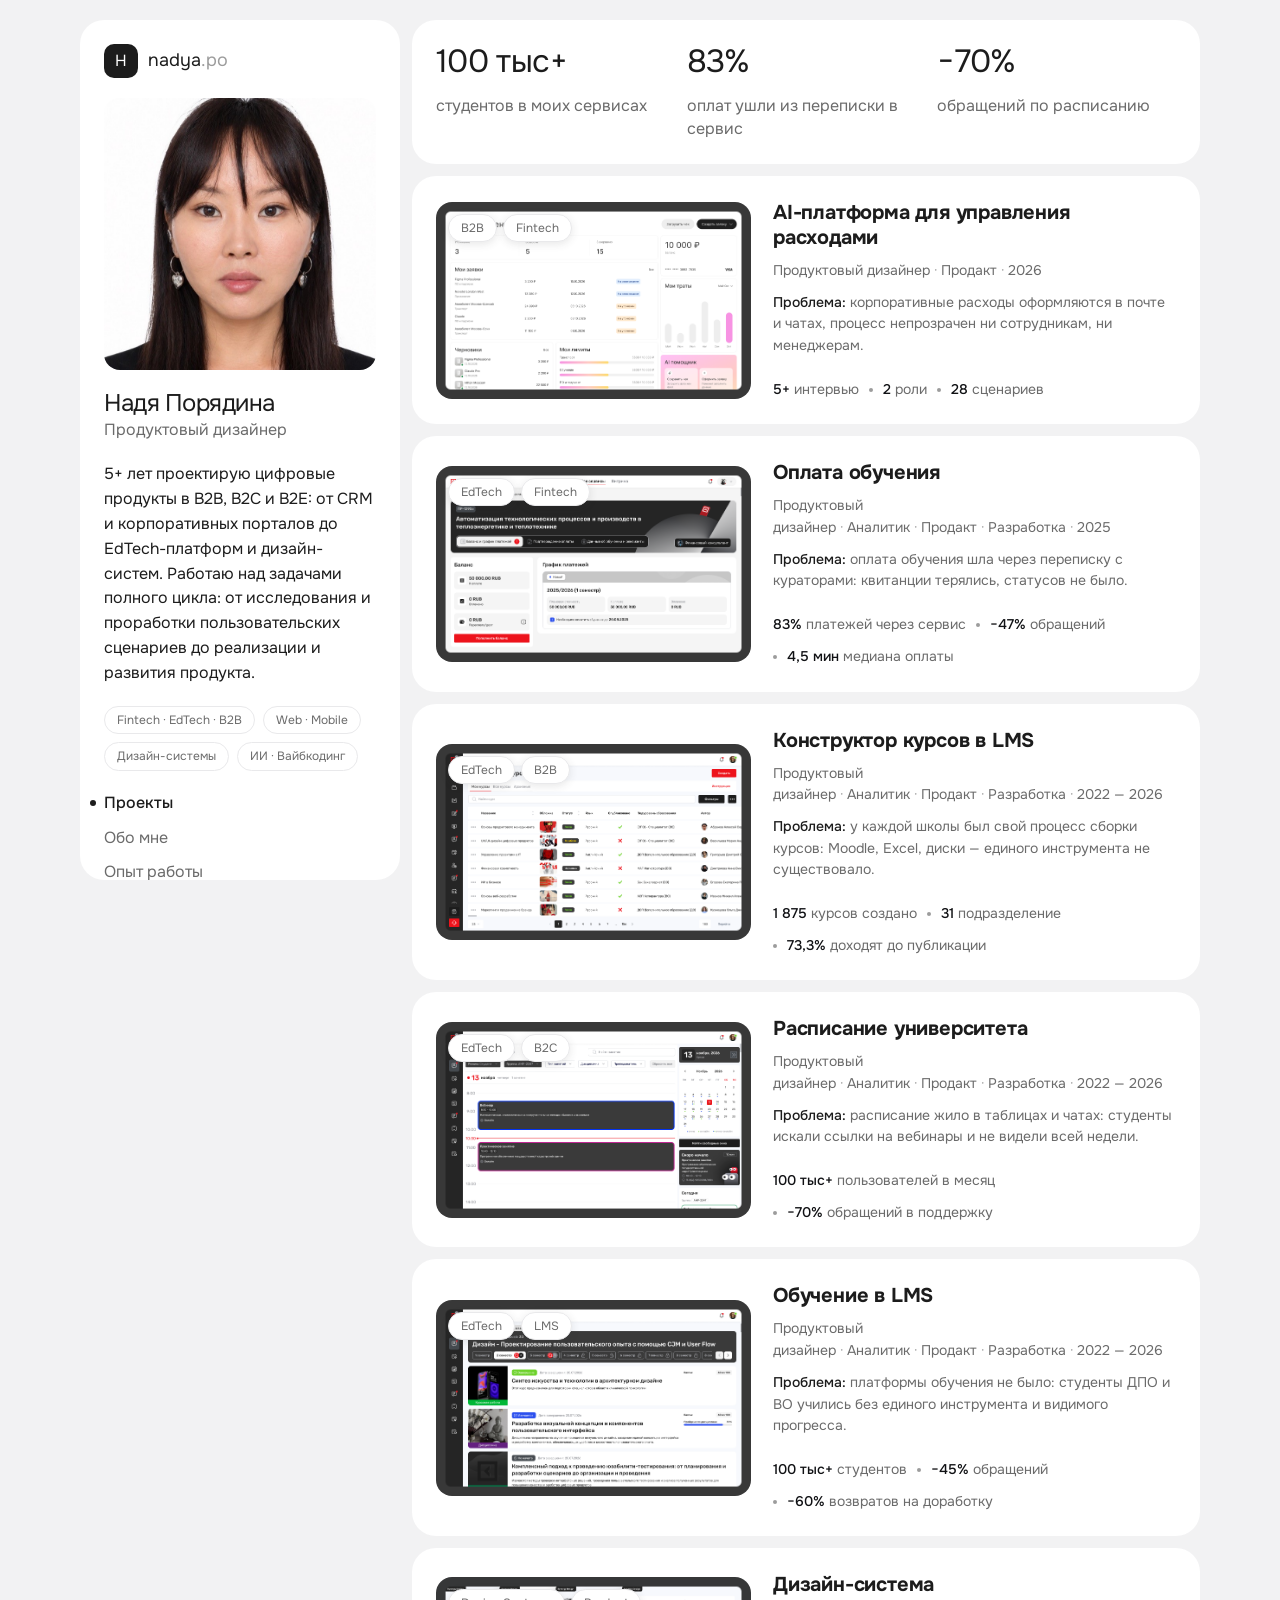
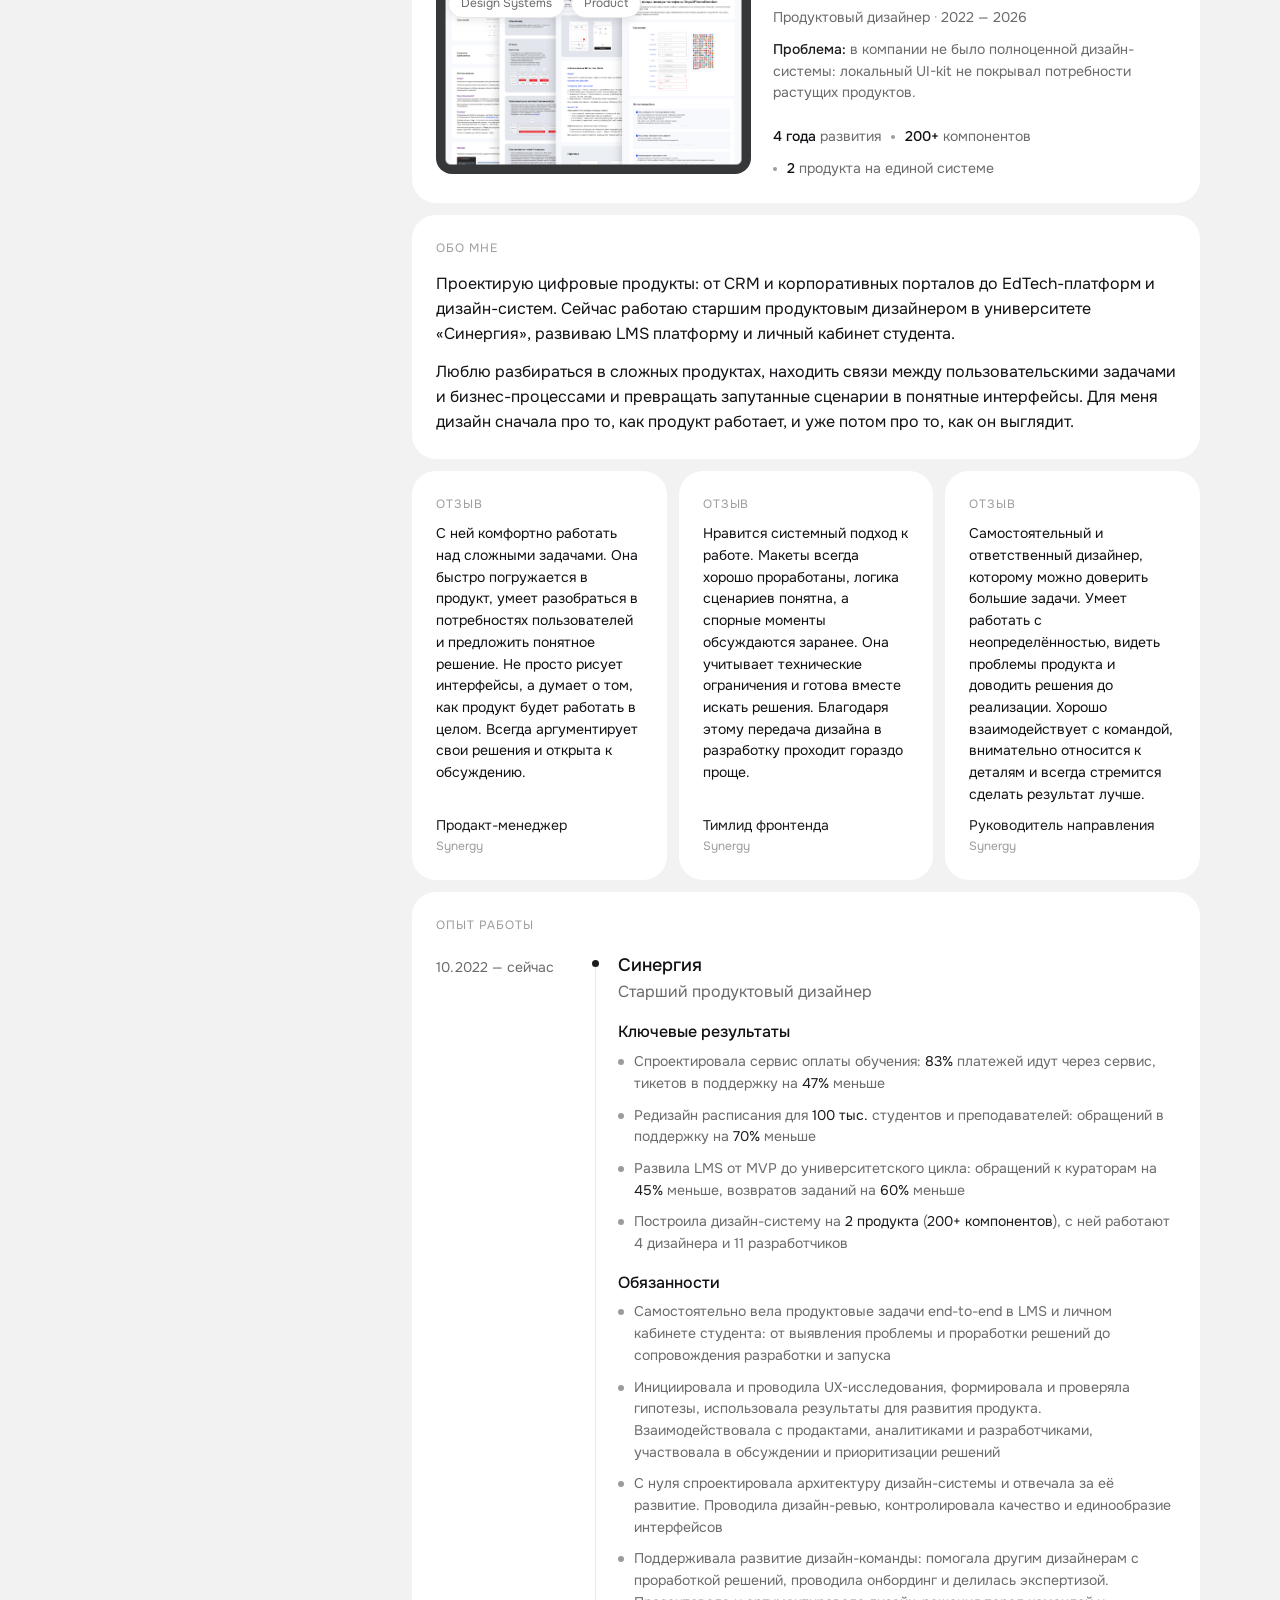
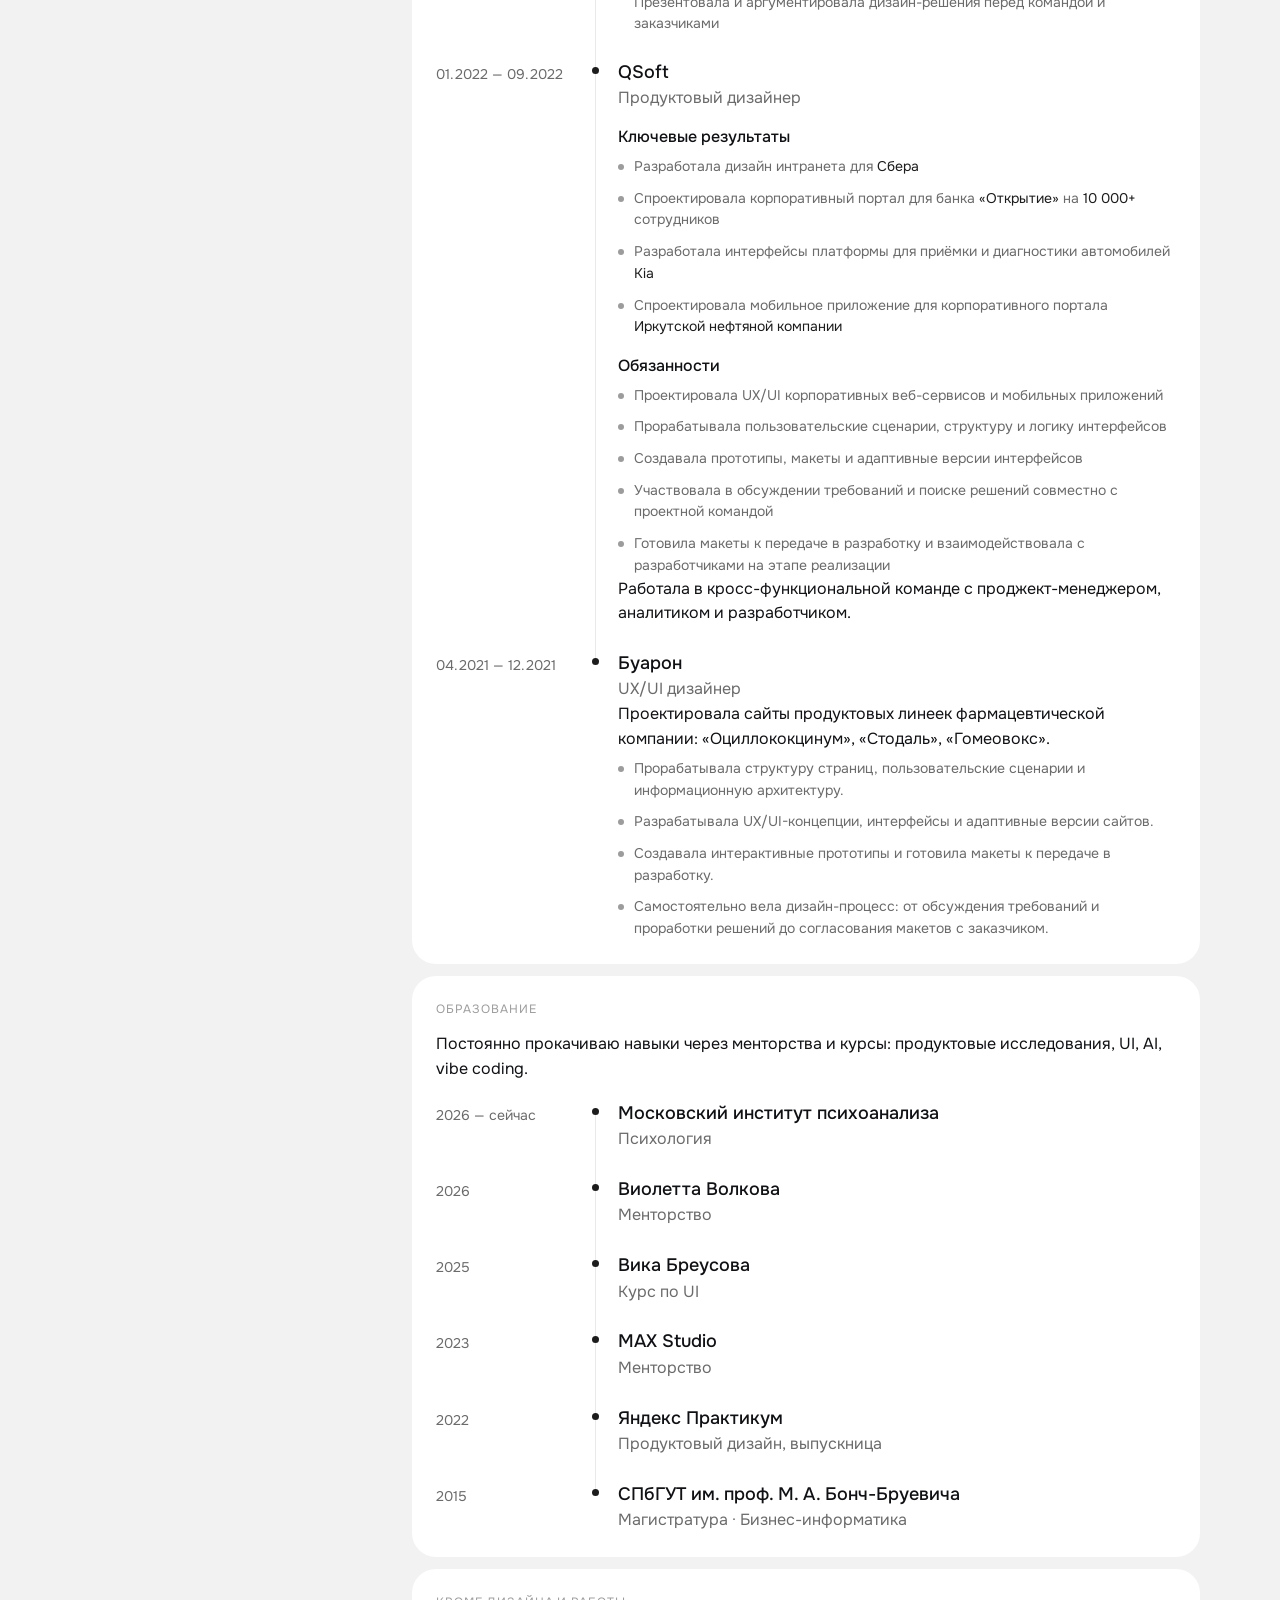
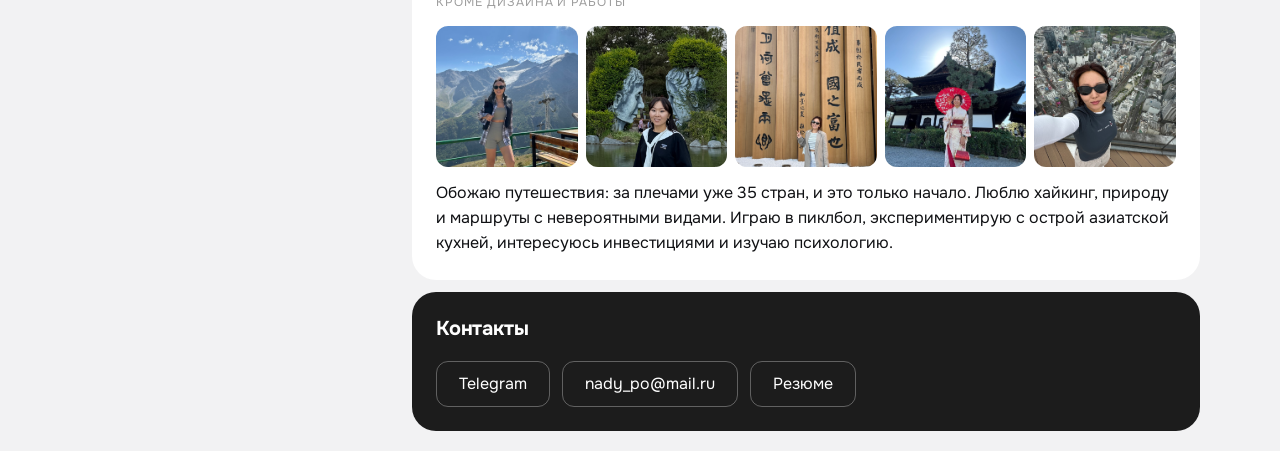
<file: index.html>
<!DOCTYPE html>
<html lang="ru">
<head>
  <meta charset="UTF-8">
  <meta name="viewport" content="width=device-width, initial-scale=1.0">
  <title>Надя Порядина — продуктовый дизайнер</title>
  <meta name="description" content="Портфолио продуктового дизайнера Надежды Порядиной: B2B fintech и EdTech, дизайн-системы, сложные интерфейсы.">
  <link rel="preconnect" href="https://fonts.googleapis.com">
  <link rel="preconnect" href="https://fonts.gstatic.com" crossorigin>
  <link href="https://fonts.googleapis.com/css2?family=Onest:wght@400&display=swap" rel="stylesheet">
  <link rel="stylesheet" href="styles.css?v67">
</head>
<body>

<div class="layout">

  <aside class="side">
    <a class="logo" href="/" aria-label="Надя Порядина — на главную">
      <span class="logo-mark">Н</span>
      <span>nadya<em>.po</em></span>
    </a>

    <div class="side-photo">
      <img src="assets/photo.jpg?v=6" alt="Надя Порядина — продуктовый дизайнер">
    </div>

    <div>
      <div class="side-name">Надя Порядина</div>
      <div class="side-role">Продуктовый дизайнер</div>
    </div>

    <p class="side-bio">5+ лет проектирую цифровые продукты в B2B, B2C и B2E: от CRM и корпоративных порталов до EdTech-платформ и дизайн-систем. Работаю над задачами полного цикла: от исследования и проработки пользовательских сценариев до реализации и развития продукта.</p>

    <div class="tags">
      <span class="tag">Fintech · EdTech · B2B</span>
      <span class="tag">Web · Mobile</span>
      <span class="tag">Дизайн-системы</span>
      <span class="tag">ИИ · Вайбкодинг</span>
    </div>

    <nav class="side-nav" aria-label="Разделы">
      <a href="#projects">Проекты</a>
      <a href="#about">Обо мне</a>
      <a href="#experience">Опыт работы</a>
      <a href="#contact">Контакты</a>
    </nav>


  </aside>

  <main class="bento" id="projects">

    <section class="cell s12">
      <div class="nums" style="grid-template-columns:repeat(3,1fr)">
        <div class="num"><div class="v">100 тыс+</div><div class="k">студентов в моих сервисах</div></div>
        <div class="num"><div class="v">83%</div><div class="k">оплат ушли из переписки в сервис</div></div>
        <div class="num"><div class="v">−70%</div><div class="k">обращений по расписанию</div></div>
      </div>
    </section>



    <a class="cell s12 proj-h clickable" href="case-ai-spend.html">
      <div class="proj-h-cover"><img src="assets/case-ai-spend-cover.png" alt="AI-платформа для управления расходами">
                <div class="tags"><span class="tag">B2B</span><span class="tag">Fintech</span></div></div>
      <div class="proj-h-body">
        <h3 class="cell-title">AI-платформа для управления расходами</h3>
        <div class="proj-h-meta">Продуктовый дизайнер<span class="sep">·</span>Продакт<span class="sep">·</span>2026</div>
        <p class="proj-h-field"><b>Проблема:</b> корпоративные расходы оформляются в почте и чатах, процесс непрозрачен ни сотрудникам, ни менеджерам.</p>
        <div class="proj-tags"><span class="mtag"><b>5+</b> интервью</span><span class="mtag"><b>2</b> роли</span><span class="mtag"><b>28</b> сценариев</span></div>
      </div>
    </a>
  <a class="cell s6 proj proj-old clickable" href="case-ai-spend.html">
      <div class="proj-top mockup"><img src="assets/case-ai-spend-cover.png" alt="Дашборд AI Spend в браузерном окне"><div class="proj-meta"><span class="tag">B2B</span><span class="tag">Fintech</span></div></div>
      <div class="proj-body">
        <h3 class="cell-title">AI-платформа для управления расходами</h3>
        <p class="proj-desc">Дизайн-система с нуля и экраны сотрудника для сервиса возмещения расходов с ИИ-распознаванием чеков: токены, UI-kit, Foundations, статусы.</p>
        <div class="proj-tags"><span class="mtag"><b>5+</b> интервью</span><span class="mtag"><b>2</b> роли</span><span class="mtag"><b>28</b> сценариев</span></div>
              </div>
    </a>



    <a class="cell s12 proj-h clickable" href="case-oplata.html">
      <div class="proj-h-cover"><img src="assets/case-oplata-cover.png" alt="Оплата обучения">
                <div class="tags"><span class="tag">EdTech</span><span class="tag">Fintech</span></div></div>
      <div class="proj-h-body">
        <h3 class="cell-title">Оплата обучения</h3>
        <div class="proj-h-meta">Продуктовый дизайнер<span class="sep">·</span>Аналитик<span class="sep">·</span>Продакт<span class="sep">·</span>Разработка<span class="sep">·</span>2025</div>
        <p class="proj-h-field"><b>Проблема:</b> оплата обучения шла через переписку с кураторами: квитанции терялись, статусов не было.</p>
                <div class="proj-tags"><span class="mtag"><b>83%</b> платежей через сервис</span><span class="mtag"><b>−47%</b> обращений</span><span class="mtag"><b>4,5 мин</b> медиана оплаты</span></div>
      </div>
    </a>
    <a class="cell s6 proj proj-old clickable" href="case-oplata.html">
      <div class="proj-top mockup"><img src="assets/case-oplata-cover.png" alt="Оплата обучения — график платежей"><div class="proj-meta"><span class="tag">EdTech</span><span class="tag">Fintech</span></div></div>
      <div class="proj-body">
        <h3 class="cell-title">Оплата обучения</h3>
        <p class="proj-desc">Спроектировала сервис для оплаты обучения, где студенты могут оплачивать счета, отслеживать платежи, управлять балансом и видеть задолженность.</p>
        <div class="proj-tags"><span class="mtag"><b>83%</b> платежей через сервис</span><span class="mtag"><b>−47%</b> обращений</span><span class="mtag"><b>4,5 мин</b> медиана оплаты</span></div>
              </div>
    </a>



    <a class="cell s12 proj-h clickable" href="case-konstruktor.html">
      <div class="proj-h-cover"><img src="assets/case-konstruktor-cover.png" alt="Конструктор курсов в LMS">
                <div class="tags"><span class="tag">EdTech</span><span class="tag">B2B</span></div></div>
      <div class="proj-h-body">
        <h3 class="cell-title">Конструктор курсов в LMS</h3>
        <div class="proj-h-meta">Продуктовый дизайнер<span class="sep">·</span>Аналитик<span class="sep">·</span>Продакт<span class="sep">·</span>Разработка<span class="sep">·</span>2022 — 2026</div>
        <p class="proj-h-field"><b>Проблема:</b> у каждой школы был свой процесс сборки курсов: Moodle, Excel, диски — единого инструмента не существовало.</p>
                <div class="proj-tags"><span class="mtag"><b>1 875</b> курсов создано</span><span class="mtag"><b>31</b> подразделение</span><span class="mtag"><b>73,3%</b> доходят до публикации</span></div>
      </div>
    </a>
    <a class="cell s6 proj proj-old clickable" href="case-konstruktor.html">
      <div class="proj-top mockup"><img src="assets/case-konstruktor-cover.png" alt="Конструктор курсов — экран продукта"><div class="proj-meta"><span class="tag">EdTech</span><span class="tag">B2B</span></div></div>
      <div class="proj-body">
        <h3 class="cell-title">Конструктор курсов в LMS</h3>
        <p class="proj-desc">Разработала интерфейс конструктора курсов для методистов, который помогает создавать, наполнять и публиковать учебные курсы.</p>
        <div class="proj-tags"><span class="mtag"><b>1 875</b> курсов создано</span><span class="mtag"><b>31</b> подразделение</span><span class="mtag"><b>73,3%</b> доходят до публикации</span></div>
              </div>
    </a>



    <a class="cell s12 proj-h clickable" href="case-raspisanie.html">
      <div class="proj-h-cover"><img src="assets/case-raspisanie-cover.png" alt="Расписание университета">
                <div class="tags"><span class="tag">EdTech</span><span class="tag">B2C</span></div></div>
      <div class="proj-h-body">
        <h3 class="cell-title">Расписание университета</h3>
        <div class="proj-h-meta">Продуктовый дизайнер<span class="sep">·</span>Аналитик<span class="sep">·</span>Продакт<span class="sep">·</span>Разработка<span class="sep">·</span>2022 — 2026</div>
        <p class="proj-h-field"><b>Проблема:</b> расписание жило в таблицах и чатах: студенты искали ссылки на вебинары и не видели всей недели.</p>
                <div class="proj-tags"><span class="mtag"><b>100 тыс+</b> пользователей в месяц</span><span class="mtag"><b>−70%</b> обращений в поддержку</span></div>
      </div>
    </a>
    <a class="cell s6 proj proj-old clickable" href="case-raspisanie.html">
      <div class="proj-top mockup"><img src="assets/case-raspisanie-cover.png" alt="Расписание университета — экран продукта"><div class="proj-meta"><span class="tag">EdTech</span><span class="tag">B2C</span></div></div>
      <div class="proj-body">
        <h3 class="cell-title">Расписание университета</h3>
        <p class="proj-desc">Сервис расписания для студентов и преподавателей Synergy.</p>
        <div class="proj-tags"><span class="mtag"><b>100 тыс+</b> пользователей в месяц</span><span class="mtag"><b>−70%</b> обращений в поддержку</span></div>
              </div>
    </a>



    <a class="cell s12 proj-h clickable" href="case-obuchenie.html">
      <div class="proj-h-cover"><img src="assets/case-obuchenie-cover.png" alt="Обучение в LMS">
                <div class="tags"><span class="tag">EdTech</span><span class="tag">LMS</span></div></div>
      <div class="proj-h-body">
        <h3 class="cell-title">Обучение в LMS</h3>
        <div class="proj-h-meta">Продуктовый дизайнер<span class="sep">·</span>Аналитик<span class="sep">·</span>Продакт<span class="sep">·</span>Разработка<span class="sep">·</span>2022 — 2026</div>
        <p class="proj-h-field"><b>Проблема:</b> платформы обучения не было: студенты ДПО и ВО учились без единого инструмента и видимого прогресса.</p>
                <div class="proj-tags"><span class="mtag"><b>100 тыс+</b> студентов</span><span class="mtag"><b>−45%</b> обращений</span><span class="mtag"><b>−60%</b> возвратов на доработку</span></div>
      </div>
    </a>
    <a class="cell s6 proj proj-old clickable" href="case-obuchenie.html">
      <div class="proj-top mockup"><img src="assets/case-obuchenie-cover.png" alt="Обучение в LMS — экран продукта"><div class="proj-meta"><span class="tag">EdTech</span><span class="tag">LMS</span></div></div>
      <div class="proj-body">
        <h3 class="cell-title">Обучение в LMS</h3>
        <p class="proj-desc">Образовательная платформа с нуля: четыре итерации от MVP для ДПО до университетского цикла с семестрами, пересдачами и прогрессом на 40+ занятий.</p>
        <div class="proj-tags"><span class="mtag"><b>100 тыс+</b> студентов</span><span class="mtag"><b>−45%</b> обращений</span><span class="mtag"><b>−60%</b> возвратов на доработку</span></div>
              </div>
    </a>



    <a class="cell s12 proj-h clickable" href="case-design-system.html">
      <div class="proj-h-cover"><img src="assets/case-design-system-cover.png" alt="Дизайн-система">
        <div class="tags"><span class="tag">Design Systems</span><span class="tag">Product</span></div></div>
      <div class="proj-h-body">
        <h3 class="cell-title">Дизайн-система</h3>
        <div class="proj-h-meta">Продуктовый дизайнер<span class="sep">·</span>2022 — 2026</div>
        <p class="proj-h-field"><b>Проблема:</b> в компании не было полноценной дизайн-системы: локальный UI-kit не покрывал потребности растущих продуктов.</p>
        <div class="proj-tags"><span class="mtag"><b>4 года</b> развития</span><span class="mtag"><b>200+</b> компонентов</span><span class="mtag"><b>2</b> продукта на единой системе</span></div>
      </div>
    </a>
    <a class="cell s6 proj proj-old clickable" href="case-design-system.html">
      <div class="proj-top mockup"><img src="assets/case-design-system-cover.png" alt="Дизайн-система — экран продукта"><div class="proj-meta"><span class="tag">Design Systems</span><span class="tag">Product</span></div></div>
      <div class="proj-body">
        <h3 class="cell-title">Дизайн-система</h3>
        <p class="proj-desc">От локального UI-kit к общей системе: 200+ компонентов, два продукта, Figma + Storybook и документация.</p>
        <div class="proj-tags"><span class="mtag"><b>4 года</b> развития</span><span class="mtag"><b>200+</b> компонентов</span><span class="mtag"><b>2</b> продукта на единой системе</span></div>
      </div>
    </a>



    <section class="cell s12" id="about">
      <span class="cell-kicker">Обо мне</span>
      <p class="cell-text primary">Проектирую цифровые продукты: от CRM и корпоративных порталов до EdTech-платформ и дизайн-систем. Сейчас работаю старшим продуктовым дизайнером в университете «Синергия», развиваю LMS платформу и личный кабинет студента.</p>
      <p class="cell-text primary">Люблю разбираться в сложных продуктах, находить связи между пользовательскими задачами и бизнес-процессами и превращать запутанные сценарии в понятные интерфейсы. Для меня дизайн сначала про то, как продукт работает, и уже потом про то, как он выглядит.</p>
    </section>

    <div class="reviews">
    <section class="cell review">
      <span class="cell-kicker">Отзыв</span>
      <p class="q">С ней комфортно работать над сложными задачами. Она быстро погружается в продукт, умеет разобраться в потребностях пользователей и предложить понятное решение. Не просто рисует интерфейсы, а думает о том, как продукт будет работать в целом. Всегда аргументирует свои решения и открыта к обсуждению.</p>
      <div class="who"><span><span class="n">Продакт-менеджер</span><span class="r">Synergy</span></span></div>
    </section>

    <section class="cell review">
      <span class="cell-kicker">Отзыв</span>
      <p class="q">Нравится системный подход к работе. Макеты всегда хорошо проработаны, логика сценариев понятна, а спорные моменты обсуждаются заранее. Она учитывает технические ограничения и готова вместе искать решения. Благодаря этому передача дизайна в разработку проходит гораздо проще.</p>
      <div class="who"><span><span class="n">Тимлид фронтенда</span><span class="r">Synergy</span></span></div>
    </section>

    <section class="cell review">
      <span class="cell-kicker">Отзыв</span>
      <p class="q">Самостоятельный и ответственный дизайнер, которому можно доверить большие задачи. Умеет работать с неопределённостью, видеть проблемы продукта и доводить решения до реализации. Хорошо взаимодействует с командой, внимательно относится к деталям и всегда стремится сделать результат лучше.</p>
      <div class="who"><span><span class="n">Руководитель направления</span><span class="r">Synergy</span></span></div>
    </section>
    </div>

    <section class="cell s12" id="experience">
      <div class="t-head">
        <span class="cell-kicker">Опыт работы</span>
      </div>
      <div class="timeline">
        <div class="t-item">
          <div class="t-date">10.2022 — сейчас</div>
          <div class="t-body">
            <span class="t-dot"></span>
            <div class="t-org">Синергия</div>
            <div class="t-role">Старший продуктовый дизайнер</div>
            <p class="t-sub">Ключевые результаты</p>
            <ul class="list">
              <li><p>Спроектировала сервис оплаты обучения: <b>83%</b> платежей идут через сервис, тикетов в поддержку на <b>47%</b> меньше</p></li>
              <li><p>Редизайн расписания для <b>100 тыс.</b> студентов и преподавателей: обращений в поддержку на <b>70%</b> меньше</p></li>
              <li><p>Развила LMS от MVP до университетского цикла: обращений к кураторам на <b>45%</b> меньше, возвратов заданий на <b>60%</b> меньше</p></li>
              <li><p>Построила дизайн-систему на <b>2 продукта</b> (<b>200+ компонентов</b>), с ней работают 4 дизайнера и 11 разработчиков</p></li>
            </ul>
            <p class="t-sub">Обязанности</p>
            <ul class="list">
              <li><p>Самостоятельно вела продуктовые задачи end-to-end в LMS и личном кабинете студента: от выявления проблемы и проработки решений до сопровождения разработки и запуска</p></li>
              <li><p>Инициировала и проводила UX-исследования, формировала и проверяла гипотезы, использовала результаты для развития продукта. Взаимодействовала с продактами, аналитиками и разработчиками, участвовала в обсуждении и приоритизации решений</p></li>
              <li><p>С нуля спроектировала архитектуру дизайн-системы и отвечала за её развитие. Проводила дизайн-ревью, контролировала качество и единообразие интерфейсов</p></li>
              <li><p>Поддерживала развитие дизайн-команды: помогала другим дизайнерам с проработкой решений, проводила онбординг и делилась экспертизой. Презентовала и аргументировала дизайн-решения перед командой и заказчиками</p></li>
            </ul>
          </div>
        </div>
        <div class="t-item">
          <div class="t-date">01.2022 — 09.2022</div>
          <div class="t-body">
            <span class="t-dot"></span>
            <div class="t-org">QSoft</div>
            <div class="t-role">Продуктовый дизайнер</div>
            <p class="t-sub" style="margin-top:14px">Ключевые результаты</p>
            <ul class="list">
              <li><p>Разработала дизайн интранета для <b>Сбера</b></p></li>
              <li><p>Спроектировала корпоративный портал для банка <b>«Открытие»</b> на <b>10 000+</b> сотрудников</p></li>
              <li><p>Разработала интерфейсы платформы для приёмки и диагностики автомобилей <b>Kia</b></p></li>
              <li><p>Спроектировала мобильное приложение для корпоративного портала <b>Иркутской нефтяной компании</b></p></li>
            </ul>
            <p class="t-sub">Обязанности</p>
            <ul class="list">
              <li><p>Проектировала UX/UI корпоративных веб-сервисов и мобильных приложений</p></li>
              <li><p>Прорабатывала пользовательские сценарии, структуру и логику интерфейсов</p></li>
              <li><p>Создавала прототипы, макеты и адаптивные версии интерфейсов</p></li>
              <li><p>Участвовала в обсуждении требований и поиске решений совместно с проектной командой</p></li>
              <li><p>Готовила макеты к передаче в разработку и взаимодействовала с разработчиками на этапе реализации</p></li>
            </ul>
            <p class="cell-text primary">Работала в кросс-функциональной команде с проджект-менеджером, аналитиком и разработчиком.</p>
          </div>
        </div>
        <div class="t-item">
          <div class="t-date">04.2021 — 12.2021</div>
          <div class="t-body">
            <span class="t-dot"></span>
            <div class="t-org">Буарон</div>
            <div class="t-role">UX/UI дизайнер</div>
            <p class="cell-text primary">Проектировала сайты продуктовых линеек фармацевтической компании: «Оциллококцинум», «Стодаль», «Гомеовокс».</p>
            <ul class="list">
              <li><p>Прорабатывала структуру страниц, пользовательские сценарии и информационную архитектуру.</p></li>
              <li><p>Разрабатывала UX/UI-концепции, интерфейсы и адаптивные версии сайтов.</p></li>
              <li><p>Создавала интерактивные прототипы и готовила макеты к передаче в разработку.</p></li>
              <li><p>Самостоятельно вела дизайн-процесс: от обсуждения требований и проработки решений до согласования макетов с заказчиком.</p></li>
            </ul>
          </div>
        </div>
      </div>
    </section>


    <section class="cell s12">
      <div class="t-head">
        <span class="cell-kicker">Образование</span>
      </div>
      <p class="cell-text primary">Постоянно прокачиваю навыки через менторства и курсы: продуктовые исследования, UI, AI, vibe coding.</p>
      <div class="timeline">
        <div class="t-item">
          <div class="t-date">2026 — сейчас</div>
          <div class="t-body">
            <span class="t-dot"></span>
            <div class="t-org">Московский институт психоанализа</div>
            <div class="t-role">Психология</div>
          </div>
        </div>
        <div class="t-item">
          <div class="t-date">2026</div>
          <div class="t-body">
            <span class="t-dot"></span>
            <div class="t-org">Виолетта Волкова</div>
            <div class="t-role">Менторство</div>
          </div>
        </div>
        <div class="t-item">
          <div class="t-date">2025</div>
          <div class="t-body">
            <span class="t-dot"></span>
            <div class="t-org">Вика Бреусова</div>
            <div class="t-role">Курс по UI</div>
          </div>
        </div>
        <div class="t-item">
          <div class="t-date">2023</div>
          <div class="t-body">
            <span class="t-dot"></span>
            <div class="t-org">MAX Studio</div>
            <div class="t-role">Менторство</div>
          </div>
        </div>
        <div class="t-item">
          <div class="t-date">2022</div>
          <div class="t-body">
            <span class="t-dot"></span>
            <div class="t-org">Яндекс Практикум</div>
            <div class="t-role">Продуктовый дизайн, выпускница</div>
          </div>
        </div>
        <div class="t-item">
          <div class="t-date">2015</div>
          <div class="t-body">
            <span class="t-dot"></span>
            <div class="t-org">СПбГУТ им. проф. М. А. Бонч-Бруевича</div>
            <div class="t-role">Магистратура · Бизнес-информатика</div>
          </div>
        </div>
      </div>
    </section>

    <section class="cell s12">
      <span class="cell-kicker">Кроме дизайна и работы</span>
      <div class="photos">
        <img src="assets/photos/life-1.jpg" alt="Личное фото из путешествий" loading="lazy">
        <img src="assets/photos/life-2.jpg" alt="Личное фото: хайкинг" loading="lazy">
        <img src="assets/photos/life-3.jpg" alt="Личное фото из путешествий" loading="lazy">
        <img src="assets/photos/life-4.jpg" alt="Личное фото: азиатская кухня" loading="lazy">
        <img src="assets/photos/life-5.jpg" alt="Личное фото из путешествий" loading="lazy">
      </div>
      <p class="cell-text primary">Обожаю путешествия: за плечами уже 35 стран, и это только начало. Люблю хайкинг, природу и маршруты с невероятными видами. Играю в пиклбол, экспериментирую с острой азиатской кухней, интересуюсь инвестициями и изучаю психологию.</p>
    </section>

    <section class="cell s12 contact-card" id="contact">
      <h3 class="cell-title">Контакты</h3>
      <div class="contact-buttons">
        <a class="btn btn-ondark" href="https://t.me/privet_nadya" target="_blank" rel="noopener">Telegram</a>
        <a class="btn btn-ondark" href="mailto:nady_po@mail.ru">nady_po@mail.ru</a>
        <a class="btn btn-ondark" href="assets/resume.pdf" target="_blank" rel="noopener">Резюме</a>
      </div>
    </section>

  </main>

</div>


<script src="app.js?v11"></script>
</body>
</html>
</file>
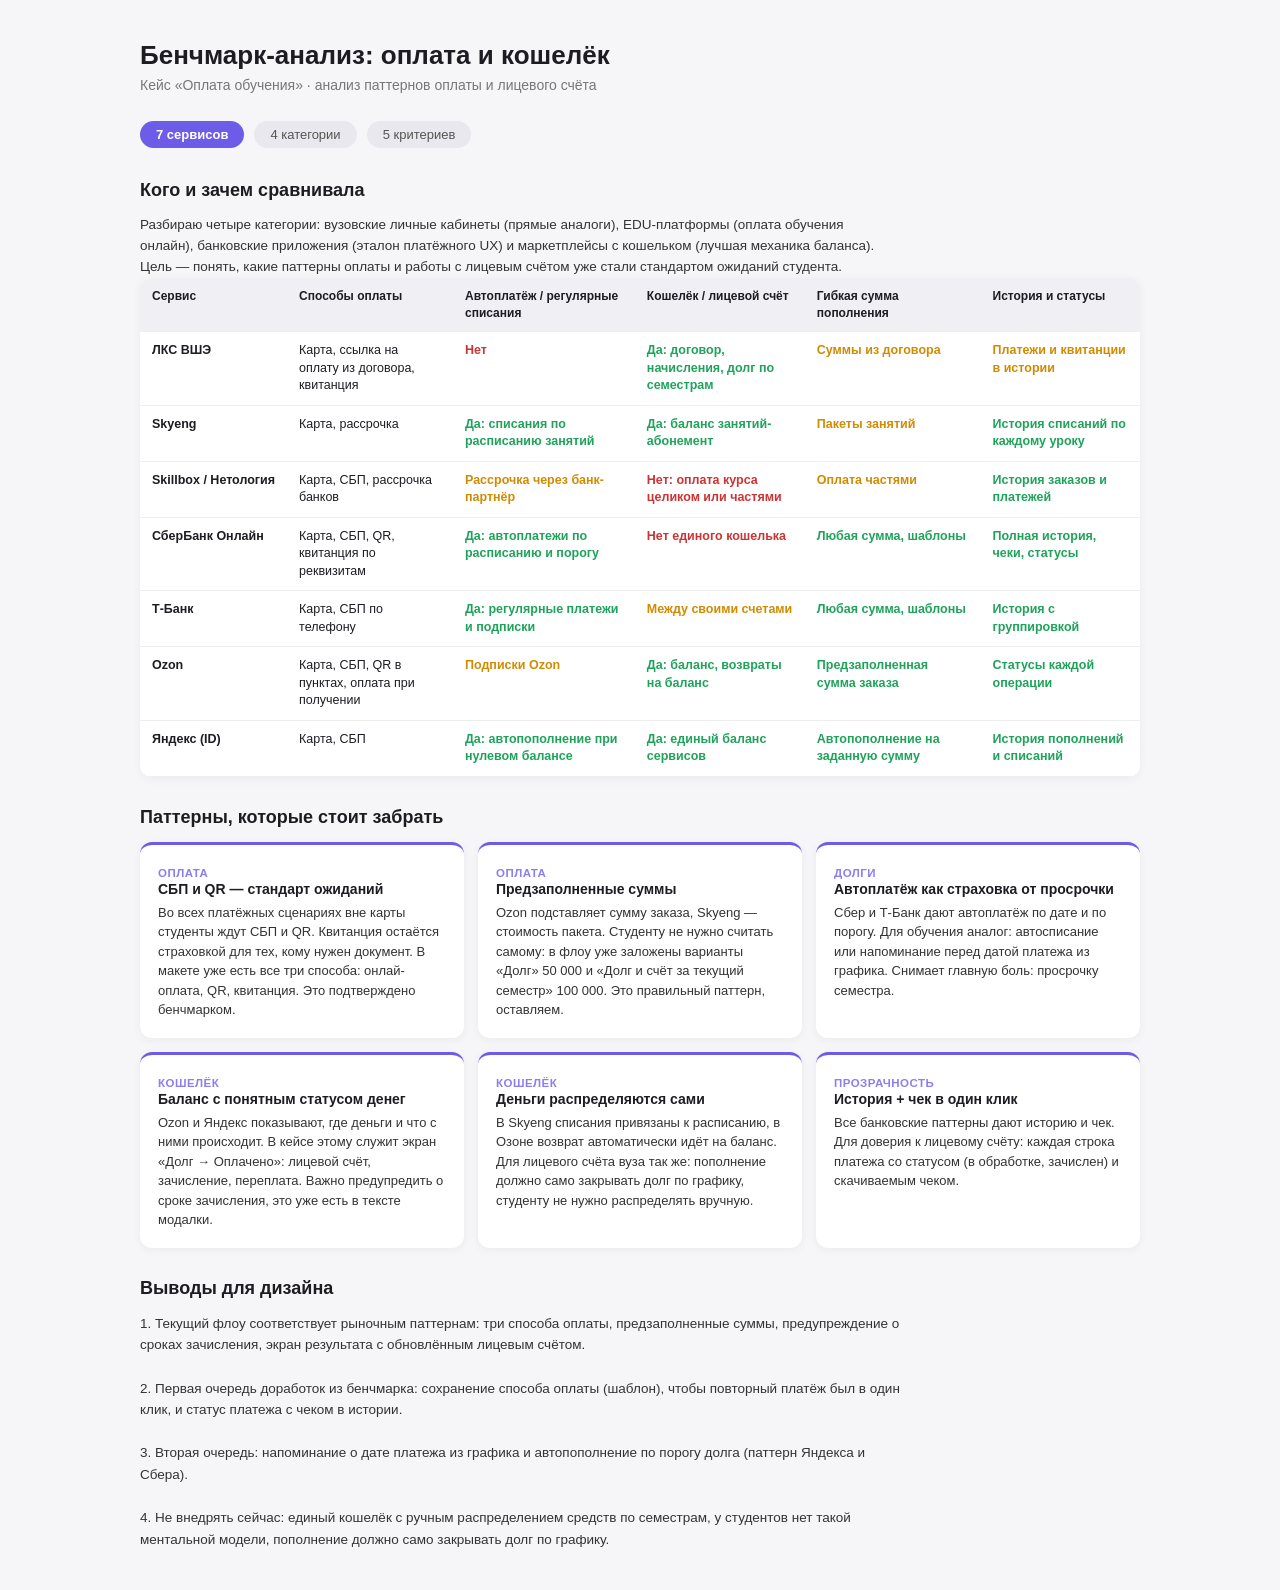
<file: benchmark-oplata-report.html>
<!DOCTYPE html><html lang="ru"><head><meta charset="utf-8">
<meta name="viewport" content="width=device-width, initial-scale=1">
<title>Бенчмарк: оплата и кошелёк</title>
<style>
*{margin:0;padding:0;box-sizing:border-box}
body{font-family:-apple-system,BlinkMacSystemFont,'Segoe UI',Roboto,sans-serif;background:#f6f6f8;color:#1c1c22;padding:40px 24px}
.wrap{max-width:1000px;margin:0 auto}
h1{font-size:26px;margin-bottom:6px}
.sub{color:#777;font-size:14px;margin-bottom:28px}
.chips{display:flex;gap:10px;margin-bottom:32px;flex-wrap:wrap}
.chip{background:#6c5ce7;color:#fff;border-radius:20px;padding:6px 16px;font-size:13px;font-weight:600}
.chip.gray{background:#e8e8ee;color:#555;font-weight:500}
h2{font-size:18px;margin:30px 0 14px}
table{width:100%;border-collapse:collapse;background:#fff;border-radius:12px;overflow:hidden;box-shadow:0 2px 10px rgba(0,0,0,.05);font-size:12.5px}
th,td{padding:10px 12px;text-align:left;vertical-align:top;border-bottom:1px solid #eee;line-height:1.4}
th{background:#efeff4;font-size:12px}
td:first-child{font-weight:600;white-space:nowrap}
.yes{color:#1fa35b;font-weight:700}
.no{color:#c33;font-weight:700}
.part{color:#d18b00;font-weight:700}
.cards{display:grid;grid-template-columns:repeat(auto-fit,minmax(280px,1fr));gap:14px;margin-top:8px}
.card{background:#fff;border-radius:12px;padding:18px;box-shadow:0 2px 10px rgba(0,0,0,.05);border-top:3px solid #6c5ce7}
.card b{display:block;font-size:14px;margin-bottom:6px}
.card p{font-size:13px;line-height:1.5;color:#333}
.card .who{color:#8b7ff0;font-size:11.5px;font-weight:600;text-transform:uppercase;letter-spacing:.04em}
@media print{body{background:#fff}table,.card{box-shadow:none;border:1px solid #eee}}
</style></head><body><div class="wrap">
<h1>Бенчмарк-анализ: оплата и кошелёк</h1>
<div class="sub">Кейс «Оплата обучения» · анализ паттернов оплаты и лицевого счёта</div>
<div class="chips"><span class="chip">7 сервисов</span><span class="chip gray">4 категории</span><span class="chip gray">5 критериев</span></div>

<h2>Кого и зачем сравнивала</h2>
<p style="font-size:13.5px;line-height:1.55;color:#333;max-width:760px">Разбираю четыре категории: вузовские личные кабинеты (прямые аналоги), EDU-платформы (оплата обучения онлайн), банковские приложения (эталон платёжного UX) и маркетплейсы с кошельком (лучшая механика баланса). Цель — понять, какие паттерны оплаты и работы с лицевым счётом уже стали стандартом ожиданий студента.</p>

<table>
<tr><th>Сервис</th><th>Способы оплаты</th><th>Автоплатёж / регулярные списания</th><th>Кошелёк / лицевой счёт</th><th>Гибкая сумма пополнения</th><th>История и статусы</th></tr>
<tr><td>ЛКС ВШЭ</td><td>Карта, ссылка на оплату из договора, квитанция</td><td class="no">Нет</td><td class="yes">Да: договор, начисления, долг по семестрам</td><td class="part">Суммы из договора</td><td class="part">Платежи и квитанции в истории</td></tr>
<tr><td>Skyeng</td><td>Карта, рассрочка</td><td class="yes">Да: списания по расписанию занятий</td><td class="yes">Да: баланс занятий-абонемент</td><td class="part">Пакеты занятий</td><td class="yes">История списаний по каждому уроку</td></tr>
<tr><td>Skillbox / Нетология</td><td>Карта, СБП, рассрочка банков</td><td class="part">Рассрочка через банк-партнёр</td><td class="no">Нет: оплата курса целиком или частями</td><td class="part">Оплата частями</td><td class="yes">История заказов и платежей</td></tr>
<tr><td>СберБанк Онлайн</td><td>Карта, СБП, QR, квитанция по реквизитам</td><td class="yes">Да: автоплатежи по расписанию и порогу</td><td class="no">Нет единого кошелька</td><td class="yes">Любая сумма, шаблоны</td><td class="yes">Полная история, чеки, статусы</td></tr>
<tr><td>Т-Банк</td><td>Карта, СБП по телефону</td><td class="yes">Да: регулярные платежи и подписки</td><td class="part">Между своими счетами</td><td class="yes">Любая сумма, шаблоны</td><td class="yes">История с группировкой</td></tr>
<tr><td>Ozon</td><td>Карта, СБП, QR в пунктах, оплата при получении</td><td class="part">Подписки Ozon</td><td class="yes">Да: баланс, возвраты на баланс</td><td class="yes">Предзаполненная сумма заказа</td><td class="yes">Статусы каждой операции</td></tr>
<tr><td>Яндекс (ID)</td><td>Карта, СБП</td><td class="yes">Да: автопополнение при нулевом балансе</td><td class="yes">Да: единый баланс сервисов</td><td class="yes">Автопополнение на заданную сумму</td><td class="yes">История пополнений и списаний</td></tr>
</table>

<h2>Паттерны, которые стоит забрать</h2>
<div class="cards">
<div class="card"><span class="who">Оплата</span><b>СБП и QR — стандарт ожиданий</b><p>Во всех платёжных сценариях вне карты студенты ждут СБП и QR. Квитанция остаётся страховкой для тех, кому нужен документ. В макете уже есть все три способа: онлай-оплата, QR, квитанция. Это подтверждено бенчмарком.</p></div>
<div class="card"><span class="who">Оплата</span><b>Предзаполненные суммы</b><p>Ozon подставляет сумму заказа, Skyeng — стоимость пакета. Студенту не нужно считать самому: в флоу уже заложены варианты «Долг» 50 000 и «Долг и счёт за текущий семестр» 100 000. Это правильный паттерн, оставляем.</p></div>
<div class="card"><span class="who">Долги</span><b>Автоплатёж как страховка от просрочки</b><p>Сбер и Т-Банк дают автоплатёж по дате и по порогу. Для обучения аналог: автосписание или напоминание перед датой платежа из графика. Снимает главную боль: просрочку семестра.</p></div>
<div class="card"><span class="who">Кошелёк</span><b>Баланс с понятным статусом денег</b><p>Ozon и Яндекс показывают, где деньги и что с ними происходит. В кейсе этому служит экран «Долг → Оплачено»: лицевой счёт, зачисление, переплата. Важно предупредить о сроке зачисления, это уже есть в тексте модалки.</p></div>
<div class="card"><span class="who">Кошелёк</span><b>Деньги распределяются сами</b><p>В Skyeng списания привязаны к расписанию, в Озоне возврат автоматически идёт на баланс. Для лицевого счёта вуза так же: пополнение должно само закрывать долг по графику, студенту не нужно распределять вручную.</p></div>
<div class="card"><span class="who">Прозрачность</span><b>История + чек в один клик</b><p>Все банковские паттерны дают историю и чек. Для доверия к лицевому счёту: каждая строка платежа со статусом (в обработке, зачислен) и скачиваемым чеком.</p></div>
</div>

<h2>Выводы для дизайна</h2>
<p style="font-size:13.5px;line-height:1.6;color:#333;max-width:760px">
1. Текущий флоу соответствует рыночным паттернам: три способа оплаты, предзаполненные суммы, предупреждение о сроках зачисления, экран результата с обновлённым лицевым счётом.<br><br>
2. Первая очередь доработок из бенчмарка: сохранение способа оплаты (шаблон), чтобы повторный платёж был в один клик, и статус платежа с чеком в истории.<br><br>
3. Вторая очередь: напоминание о дате платежа из графика и автопополнение по порогу долга (паттерн Яндекса и Сбера).<br><br>
4. Не внедрять сейчас: единый кошелёк с ручным распределением средств по семестрам, у студентов нет такой ментальной модели, пополнение должно само закрывать долг по графику.</p>
</div></body></html>
</file>
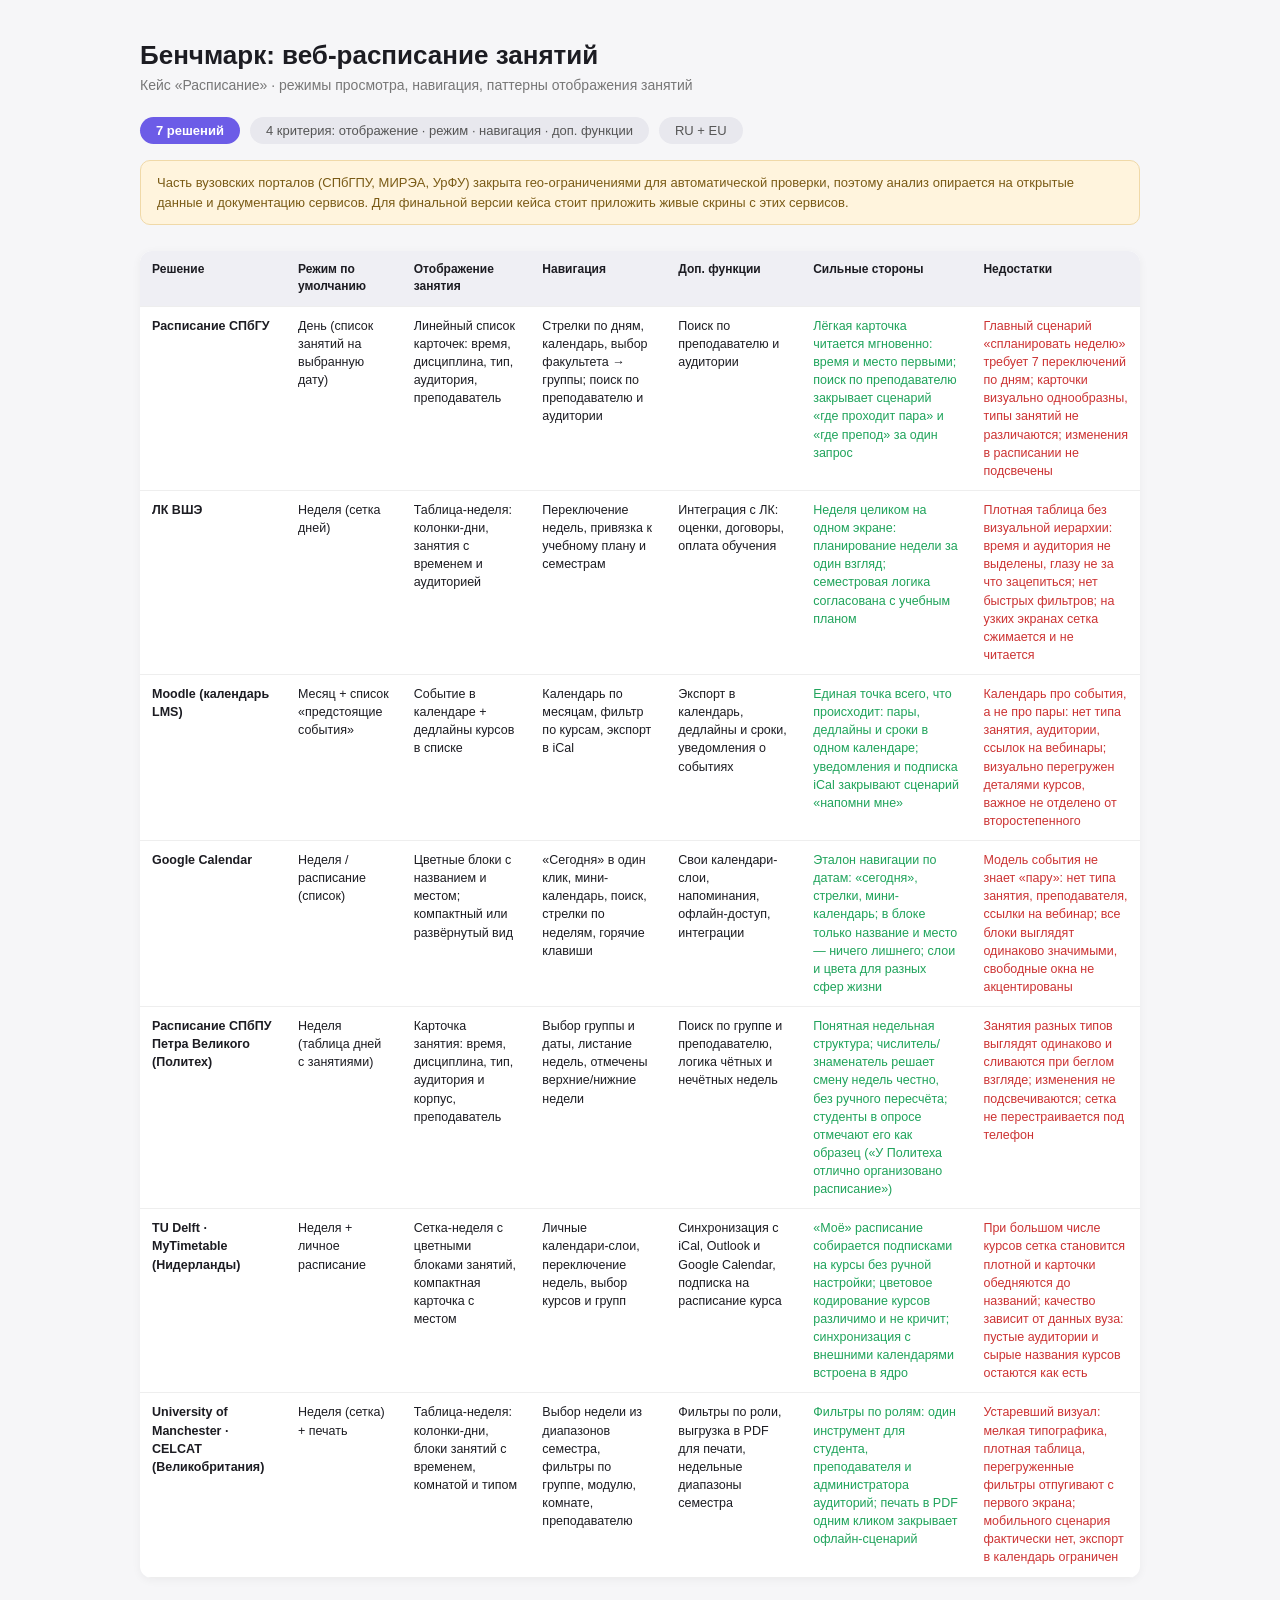
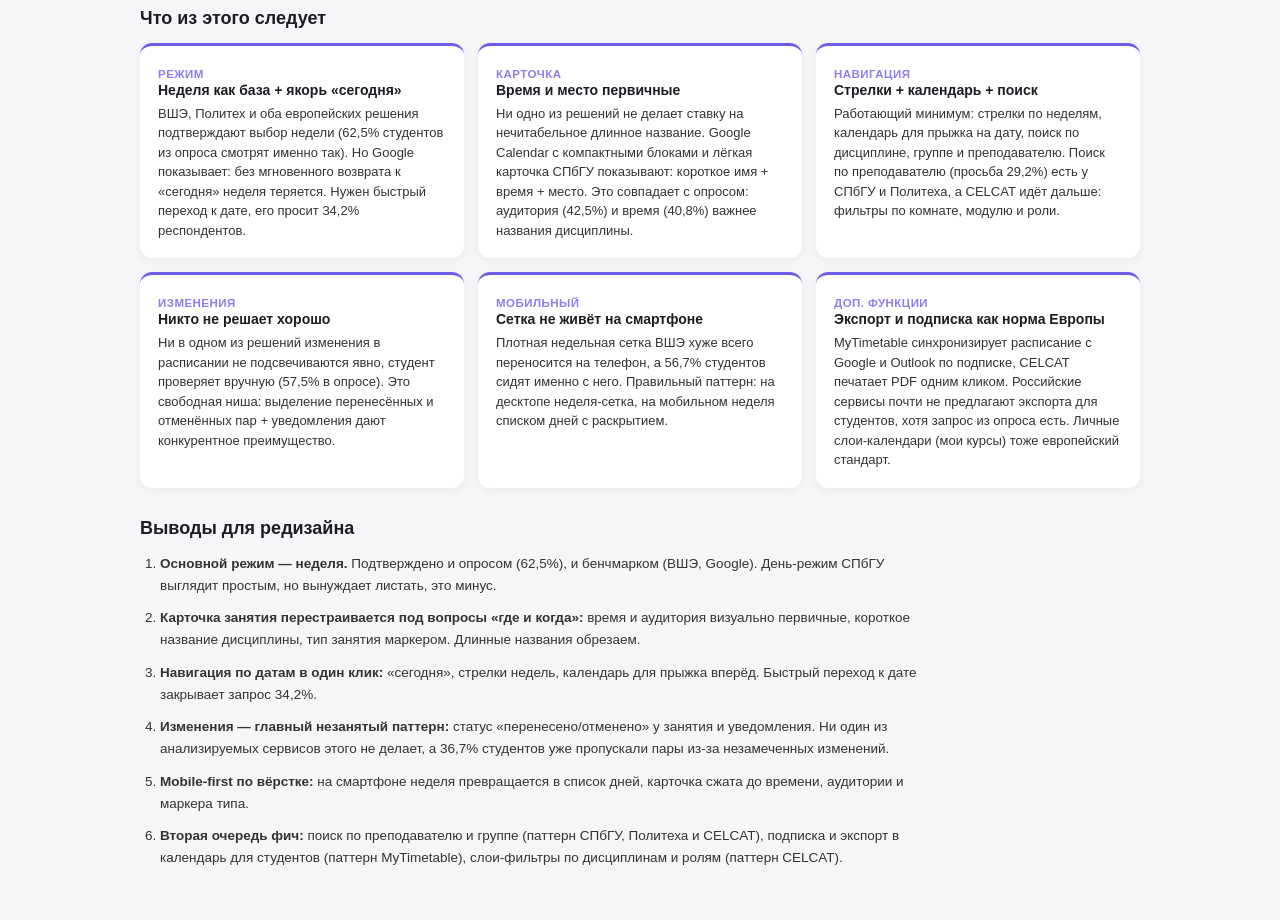
<file: benchmark-raspisanie-report.html>
<!DOCTYPE html><html lang="ru"><head><meta charset="utf-8">
<meta name="viewport" content="width=device-width, initial-scale=1">
<title>Бенчмарк: веб-расписание занятий</title>
<style>
*{margin:0;padding:0;box-sizing:border-box}
body{font-family:-apple-system,BlinkMacSystemFont,'Segoe UI',Roboto,sans-serif;background:#f6f6f8;color:#1c1c22;padding:40px 24px}
.wrap{max-width:1000px;margin:0 auto}
h1{font-size:26px;margin-bottom:6px}
.sub{color:#777;font-size:14px;margin-bottom:24px}
.chips{display:flex;gap:10px;margin-bottom:16px;flex-wrap:wrap}
.chip{background:#6c5ce7;color:#fff;border-radius:20px;padding:6px 16px;font-size:13px;font-weight:600}
.chip.gray{background:#e8e8ee;color:#555;font-weight:500}
.note{background:#fff4dd;border:1px solid #f0d9a8;border-radius:10px;padding:12px 16px;font-size:13px;color:#7a5b16;margin:0 0 26px;line-height:1.5}
h2{font-size:18px;margin:30px 0 14px}
table{width:100%;border-collapse:collapse;background:#fff;border-radius:12px;overflow:hidden;box-shadow:0 2px 10px rgba(0,0,0,.05);font-size:12.5px}
th,td{padding:10px 12px;text-align:left;vertical-align:top;border-bottom:1px solid #eee;line-height:1.45}
th{background:#efeff4;font-size:12px}
td:first-child{font-weight:600}
.plus{color:#1fa35b}
.minus{color:#c33}
.cards{display:grid;grid-template-columns:repeat(auto-fit,minmax(280px,1fr));gap:14px;margin-top:8px}
.card{background:#fff;border-radius:12px;padding:18px;box-shadow:0 2px 10px rgba(0,0,0,.05);border-top:3px solid #6c5ce7}
.card b{display:block;font-size:14px;margin-bottom:6px}
.card p{font-size:13px;line-height:1.5;color:#333}
.card .who{color:#8b7ff0;font-size:11.5px;font-weight:600;text-transform:uppercase;letter-spacing:.04em}
ol{font-size:13.5px;line-height:1.65;color:#333;padding-left:20px;max-width:780px}
li{margin-bottom:10px}
@media print{body{background:#fff}table,.card{box-shadow:none;border:1px solid #eee}}
</style></head><body><div class="wrap">
<h1>Бенчмарк: веб-расписание занятий</h1>
<div class="sub">Кейс «Расписание» · режимы просмотра, навигация, паттерны отображения занятий</div>
<div class="chips"><span class="chip">7 решений</span><span class="chip gray">4 критерия: отображение · режим · навигация · доп. функции</span><span class="chip gray">RU + EU</span></div>
<div class="note">Часть вузовских порталов (СПбГПУ, МИРЭА, УрФУ) закрыта гео-ограничениями для автоматической проверки, поэтому анализ опирается на открытые данные и документацию сервисов. Для финальной версии кейса стоит приложить живые скрины с этих сервисов.</div>

<table>
<tr><th>Решение</th><th>Режим по умолчанию</th><th>Отображение занятия</th><th>Навигация</th><th>Доп. функции</th><th>Сильные стороны</th><th>Недостатки</th></tr>
<tr>
<td>Расписание СПбГУ</td>
<td>День (список занятий на выбранную дату)</td>
<td>Линейный список карточек: время, дисциплина, тип, аудитория, преподаватель</td>
<td>Стрелки по дням, календарь, выбор факультета → группы; поиск по преподавателю и аудитории</td>
<td>Поиск по преподавателю и аудитории</td>
<td class="plus">Лёгкая карточка читается мгновенно: время и место первыми; поиск по преподавателю закрывает сценарий «где проходит пара» и «где препод» за один запрос</td>
<td class="minus">Главный сценарий «спланировать неделю» требует 7 переключений по дням; карточки визуально однообразны, типы занятий не различаются; изменения в расписании не подсвечены</td>
</tr>
<tr>
<td>ЛК ВШЭ</td>
<td>Неделя (сетка дней)</td>
<td>Таблица-неделя: колонки-дни, занятия с временем и аудиторией</td>
<td>Переключение недель, привязка к учебному плану и семестрам</td>
<td>Интеграция с ЛК: оценки, договоры, оплата обучения</td>
<td class="plus">Неделя целиком на одном экране: планирование недели за один взгляд; семестровая логика согласована с учебным планом</td>
<td class="minus">Плотная таблица без визуальной иерархии: время и аудитория не выделены, глазу не за что зацепиться; нет быстрых фильтров; на узких экранах сетка сжимается и не читается</td>
</tr>
<tr>
<td>Moodle (календарь LMS)</td>
<td>Месяц + список «предстоящие события»</td>
<td>Событие в календаре + дедлайны курсов в списке</td>
<td>Календарь по месяцам, фильтр по курсам, экспорт в iCal</td>
<td>Экспорт в календарь, дедлайны и сроки, уведомления о событиях</td>
<td class="plus">Единая точка всего, что происходит: пары, дедлайны и сроки в одном календаре; уведомления и подписка iCal закрывают сценарий «напомни мне»</td>
<td class="minus">Календарь про события, а не про пары: нет типа занятия, аудитории, ссылок на вебинары; визуально перегружен деталями курсов, важное не отделено от второстепенного</td>
</tr>
<tr>
<td>Google Calendar</td>
<td>Неделя / расписание (список)</td>
<td>Цветные блоки с названием и местом; компактный или развёрнутый вид</td>
<td>«Сегодня» в один клик, мини-календарь, поиск, стрелки по неделям, горячие клавиши</td>
<td>Свои календари-слои, напоминания, офлайн-доступ, интеграции</td>
<td class="plus">Эталон навигации по датам: «сегодня», стрелки, мини-календарь; в блоке только название и место — ничего лишнего; слои и цвета для разных сфер жизни</td>
<td class="minus">Модель события не знает «пару»: нет типа занятия, преподавателя, ссылки на вебинар; все блоки выглядят одинаково значимыми, свободные окна не акцентированы</td>
</tr>
<tr>
<td>Расписание СПбПУ Петра Великого (Политех)</td>
<td>Неделя (таблица дней с занятиями)</td>
<td>Карточка занятия: время, дисциплина, тип, аудитория и корпус, преподаватель</td>
<td>Выбор группы и даты, листание недель, отмечены верхние/нижние недели</td>
<td>Поиск по группе и преподавателю, логика чётных и нечётных недель</td>
<td class="plus">Понятная недельная структура; числитель/знаменатель решает смену недель честно, без ручного пересчёта; студенты в опросе отмечают его как образец («У Политеха отлично организовано расписание»)</td>
<td class="minus">Занятия разных типов выглядят одинаково и сливаются при беглом взгляде; изменения не подсвечиваются; сетка не перестраивается под телефон</td>
</tr>
<tr>
<td>TU Delft · MyTimetable (Нидерланды)</td>
<td>Неделя + личное расписание</td>
<td>Сетка-неделя с цветными блоками занятий, компактная карточка с местом</td>
<td>Личные календари-слои, переключение недель, выбор курсов и групп</td>
<td>Синхронизация с iCal, Outlook и Google Calendar, подписка на расписание курса</td>
<td class="plus">«Моё» расписание собирается подписками на курсы без ручной настройки; цветовое кодирование курсов различимо и не кричит; синхронизация с внешними календарями встроена в ядро</td>
<td class="minus">При большом числе курсов сетка становится плотной и карточки обедняются до названий; качество зависит от данных вуза: пустые аудитории и сырые названия курсов остаются как есть</td>
</tr>
<tr>
<td>University of Manchester · CELCAT (Великобритания)</td>
<td>Неделя (сетка) + печать</td>
<td>Таблица-неделя: колонки-дни, блоки занятий с временем, комнатой и типом</td>
<td>Выбор недели из диапазонов семестра, фильтры по группе, модулю, комнате, преподавателю</td>
<td>Фильтры по роли, выгрузка в PDF для печати, недельные диапазоны семестра</td>
<td class="plus">Фильтры по ролям: один инструмент для студента, преподавателя и администратора аудиторий; печать в PDF одним кликом закрывает офлайн-сценарий</td>
<td class="minus">Устаревший визуал: мелкая типографика, плотная таблица, перегруженные фильтры отпугивают с первого экрана; мобильного сценария фактически нет, экспорт в календарь ограничен</td>
</tr>
</table>

<h2>Что из этого следует</h2>
<div class="cards">
<div class="card"><span class="who">Режим</span><b>Неделя как база + якорь «сегодня»</b><p>ВШЭ, Политех и оба европейских решения подтверждают выбор недели (62,5% студентов из опроса смотрят именно так). Но Google показывает: без мгновенного возврата к «сегодня» неделя теряется. Нужен быстрый переход к дате, его просит 34,2% респондентов.</p></div>
<div class="card"><span class="who">Карточка</span><b>Время и место первичные</b><p>Ни одно из решений не делает ставку на нечитабельное длинное название. Google Calendar с компактными блоками и лёгкая карточка СПбГУ показывают: короткое имя + время + место. Это совпадает с опросом: аудитория (42,5%) и время (40,8%) важнее названия дисциплины.</p></div>
<div class="card"><span class="who">Навигация</span><b>Стрелки + календарь + поиск</b><p>Работающий минимум: стрелки по неделям, календарь для прыжка на дату, поиск по дисциплине, группе и преподавателю. Поиск по преподавателю (просьба 29,2%) есть у СПбГУ и Политеха, а CELCAT идёт дальше: фильтры по комнате, модулю и роли.</p></div>
<div class="card"><span class="who">Изменения</span><b>Никто не решает хорошо</b><p>Ни в одном из решений изменения в расписании не подсвечиваются явно, студент проверяет вручную (57,5% в опросе). Это свободная ниша: выделение перенесённых и отменённых пар + уведомления дают конкурентное преимущество.</p></div>
<div class="card"><span class="who">Мобильный</span><b>Сетка не живёт на смартфоне</b><p>Плотная недельная сетка ВШЭ хуже всего переносится на телефон, а 56,7% студентов сидят именно с него. Правильный паттерн: на десктопе неделя-сетка, на мобильном неделя списком дней с раскрытием.</p></div>
<div class="card"><span class="who">Доп. функции</span><b>Экспорт и подписка как норма Европы</b><p>MyTimetable синхронизирует расписание с Google и Outlook по подписке, CELCAT печатает PDF одним кликом. Российские сервисы почти не предлагают экспорта для студентов, хотя запрос из опроса есть. Личные слои-календари (мои курсы) тоже европейский стандарт.</p></div>
</div>

<h2>Выводы для редизайна</h2>
<ol>
<li><b>Основной режим — неделя.</b> Подтверждено и опросом (62,5%), и бенчмарком (ВШЭ, Google). День-режим СПбГУ выглядит простым, но вынуждает листать, это минус.</li>
<li><b>Карточка занятия перестраивается под вопросы «где и когда»:</b> время и аудитория визуально первичные, короткое название дисциплины, тип занятия маркером. Длинные названия обрезаем.</li>
<li><b>Навигация по датам в один клик:</b> «сегодня», стрелки недель, календарь для прыжка вперёд. Быстрый переход к дате закрывает запрос 34,2%.</li>
<li><b>Изменения — главный незанятый паттерн:</b> статус «перенесено/отменено» у занятия и уведомления. Ни один из анализируемых сервисов этого не делает, а 36,7% студентов уже пропускали пары из-за незамеченных изменений.</li>
<li><b>Mobile-first по вёрстке:</b> на смартфоне неделя превращается в список дней, карточка сжата до времени, аудитории и маркера типа.</li>
<li><b>Вторая очередь фич:</b> поиск по преподавателю и группе (паттерн СПбГУ, Политеха и CELCAT), подписка и экспорт в календарь для студентов (паттерн MyTimetable), слои-фильтры по дисциплинам и ролям (паттерн CELCAT).</li>
</ol>
</div></body></html>
</file>
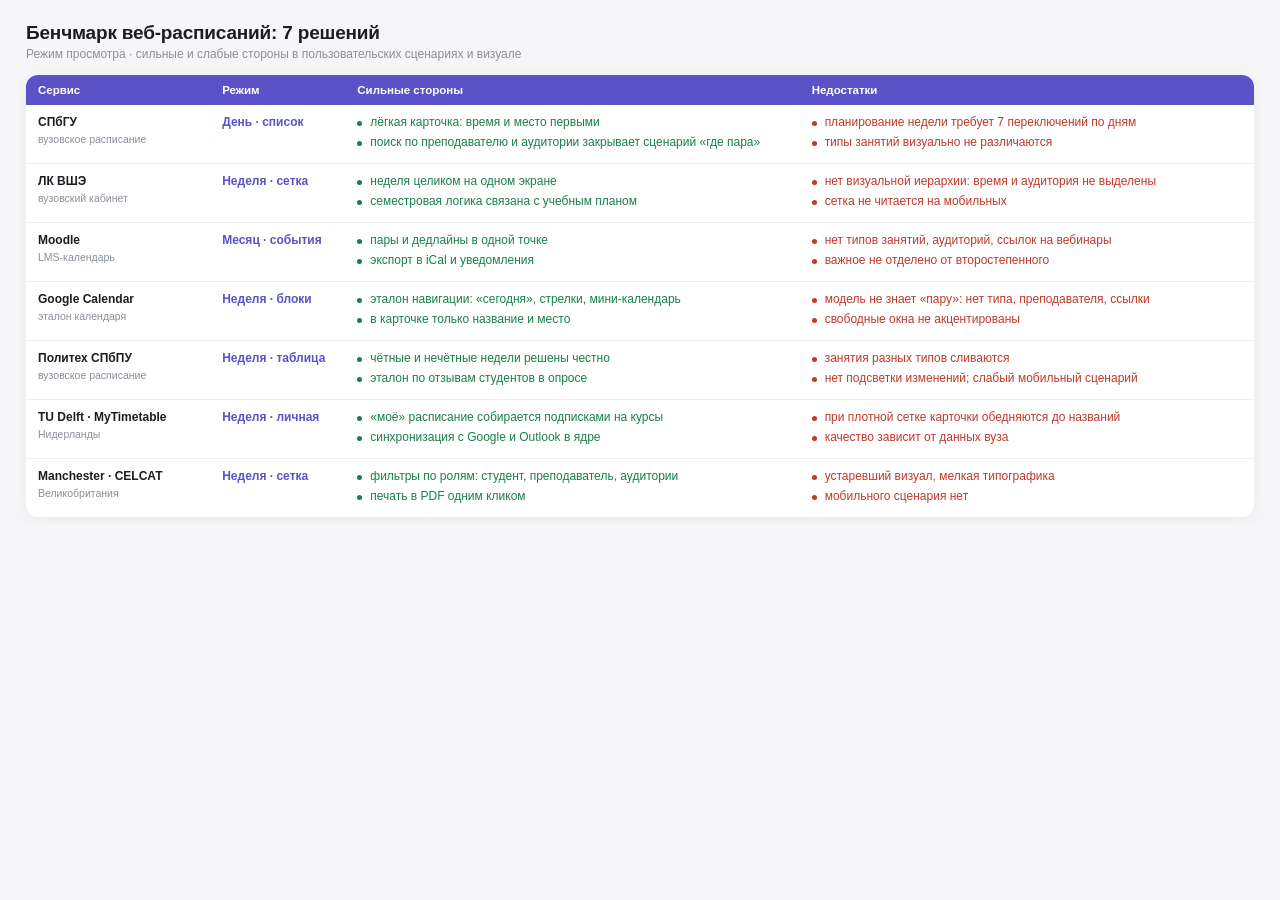
<file: benchmark-raspisanie-table.html>
<!DOCTYPE html><html lang="ru"><head><meta charset="utf-8">
<meta name="viewport" content="width=device-width, initial-scale=1">
<title>Бенчмарк: веб-расписания · таблица</title>
<style>
*{margin:0;padding:0;box-sizing:border-box}
body{font-family:-apple-system,BlinkMacSystemFont,'Segoe UI',Roboto,sans-serif;background:#f6f6f8;color:#1c1c22;padding:22px 26px}
.wrap{max-width:1240px;margin:0 auto}
h1{font-size:19px;letter-spacing:-0.01em}
.sub{font-size:12px;color:#8a8f99;margin:3px 0 14px}
table{width:100%;border-collapse:collapse;background:#fff;border-radius:12px;overflow:hidden;box-shadow:0 2px 12px rgba(0,0,0,.06);font-size:12px}
th{background:#5b52c7;color:#fff;text-align:left;font-weight:600;padding:9px 12px;font-size:11.5px}
td{padding:9px 12px;border-bottom:1px solid #eff0f3;vertical-align:top;line-height:1.42}
tr:last-child td{border-bottom:none}
td.svc{font-weight:650;white-space:nowrap}
td.svc span{display:block;font-weight:500;color:#8a8f99;font-size:10.5px;margin-top:1px;white-space:normal}
.mode{color:#5b52c7;font-weight:600;white-space:nowrap}
.plus{color:#1a7f4b}
.minus{color:#c0392b}
ul{list-style:none}
li{margin-bottom:3px;padding-left:13px;position:relative}
li::before{content:'';position:absolute;left:0;top:7px;width:5px;height:5px;border-radius:50%}
.plus li::before{background:#1a7f4b}
.minus li::before{background:#c0392b}
</style></head><body><div class="wrap">
<h1>Бенчмарк веб-расписаний: 7 решений</h1>
<div class="sub">Режим просмотра · сильные и слабые стороны в пользовательских сценариях и визуале</div>
<table>
<tr><th style="width:15%">Сервис</th><th style="width:11%">Режим</th><th style="width:37%">Сильные стороны</th><th style="width:37%">Недостатки</th></tr>
<tr>
<td class="svc">СПбГУ<span>вузовское расписание</span></td><td class="mode">День · список</td>
<td class="plus"><ul><li>лёгкая карточка: время и место первыми</li><li>поиск по преподавателю и аудитории закрывает сценарий «где пара»</li></ul></td>
<td class="minus"><ul><li>планирование недели требует 7 переключений по дням</li><li>типы занятий визуально не различаются</li></ul></td>
</tr>
<tr>
<td class="svc">ЛК ВШЭ<span>вузовский кабинет</span></td><td class="mode">Неделя · сетка</td>
<td class="plus"><ul><li>неделя целиком на одном экране</li><li>семестровая логика связана с учебным планом</li></ul></td>
<td class="minus"><ul><li>нет визуальной иерархии: время и аудитория не выделены</li><li>сетка не читается на мобильных</li></ul></td>
</tr>
<tr>
<td class="svc">Moodle<span>LMS-календарь</span></td><td class="mode">Месяц · события</td>
<td class="plus"><ul><li>пары и дедлайны в одной точке</li><li>экспорт в iCal и уведомления</li></ul></td>
<td class="minus"><ul><li>нет типов занятий, аудиторий, ссылок на вебинары</li><li>важное не отделено от второстепенного</li></ul></td>
</tr>
<tr>
<td class="svc">Google Calendar<span>эталон календаря</span></td><td class="mode">Неделя · блоки</td>
<td class="plus"><ul><li>эталон навигации: «сегодня», стрелки, мини-календарь</li><li>в карточке только название и место</li></ul></td>
<td class="minus"><ul><li>модель не знает «пару»: нет типа, преподавателя, ссылки</li><li>свободные окна не акцентированы</li></ul></td>
</tr>
<tr>
<td class="svc">Политех СПбПУ<span>вузовское расписание</span></td><td class="mode">Неделя · таблица</td>
<td class="plus"><ul><li>чётные и нечётные недели решены честно</li><li>эталон по отзывам студентов в опросе</li></ul></td>
<td class="minus"><ul><li>занятия разных типов сливаются</li><li>нет подсветки изменений; слабый мобильный сценарий</li></ul></td>
</tr>
<tr>
<td class="svc">TU Delft · MyTimetable<span>Нидерланды</span></td><td class="mode">Неделя · личная</td>
<td class="plus"><ul><li>«моё» расписание собирается подписками на курсы</li><li>синхронизация с Google и Outlook в ядре</li></ul></td>
<td class="minus"><ul><li>при плотной сетке карточки обедняются до названий</li><li>качество зависит от данных вуза</li></ul></td>
</tr>
<tr>
<td class="svc">Manchester · CELCAT<span>Великобритания</span></td><td class="mode">Неделя · сетка</td>
<td class="plus"><ul><li>фильтры по ролям: студент, преподаватель, аудитории</li><li>печать в PDF одним кликом</li></ul></td>
<td class="minus"><ul><li>устаревший визуал, мелкая типографика</li><li>мобильного сценария нет</li></ul></td>
</tr>
</table>
</div></body></html>
</file>
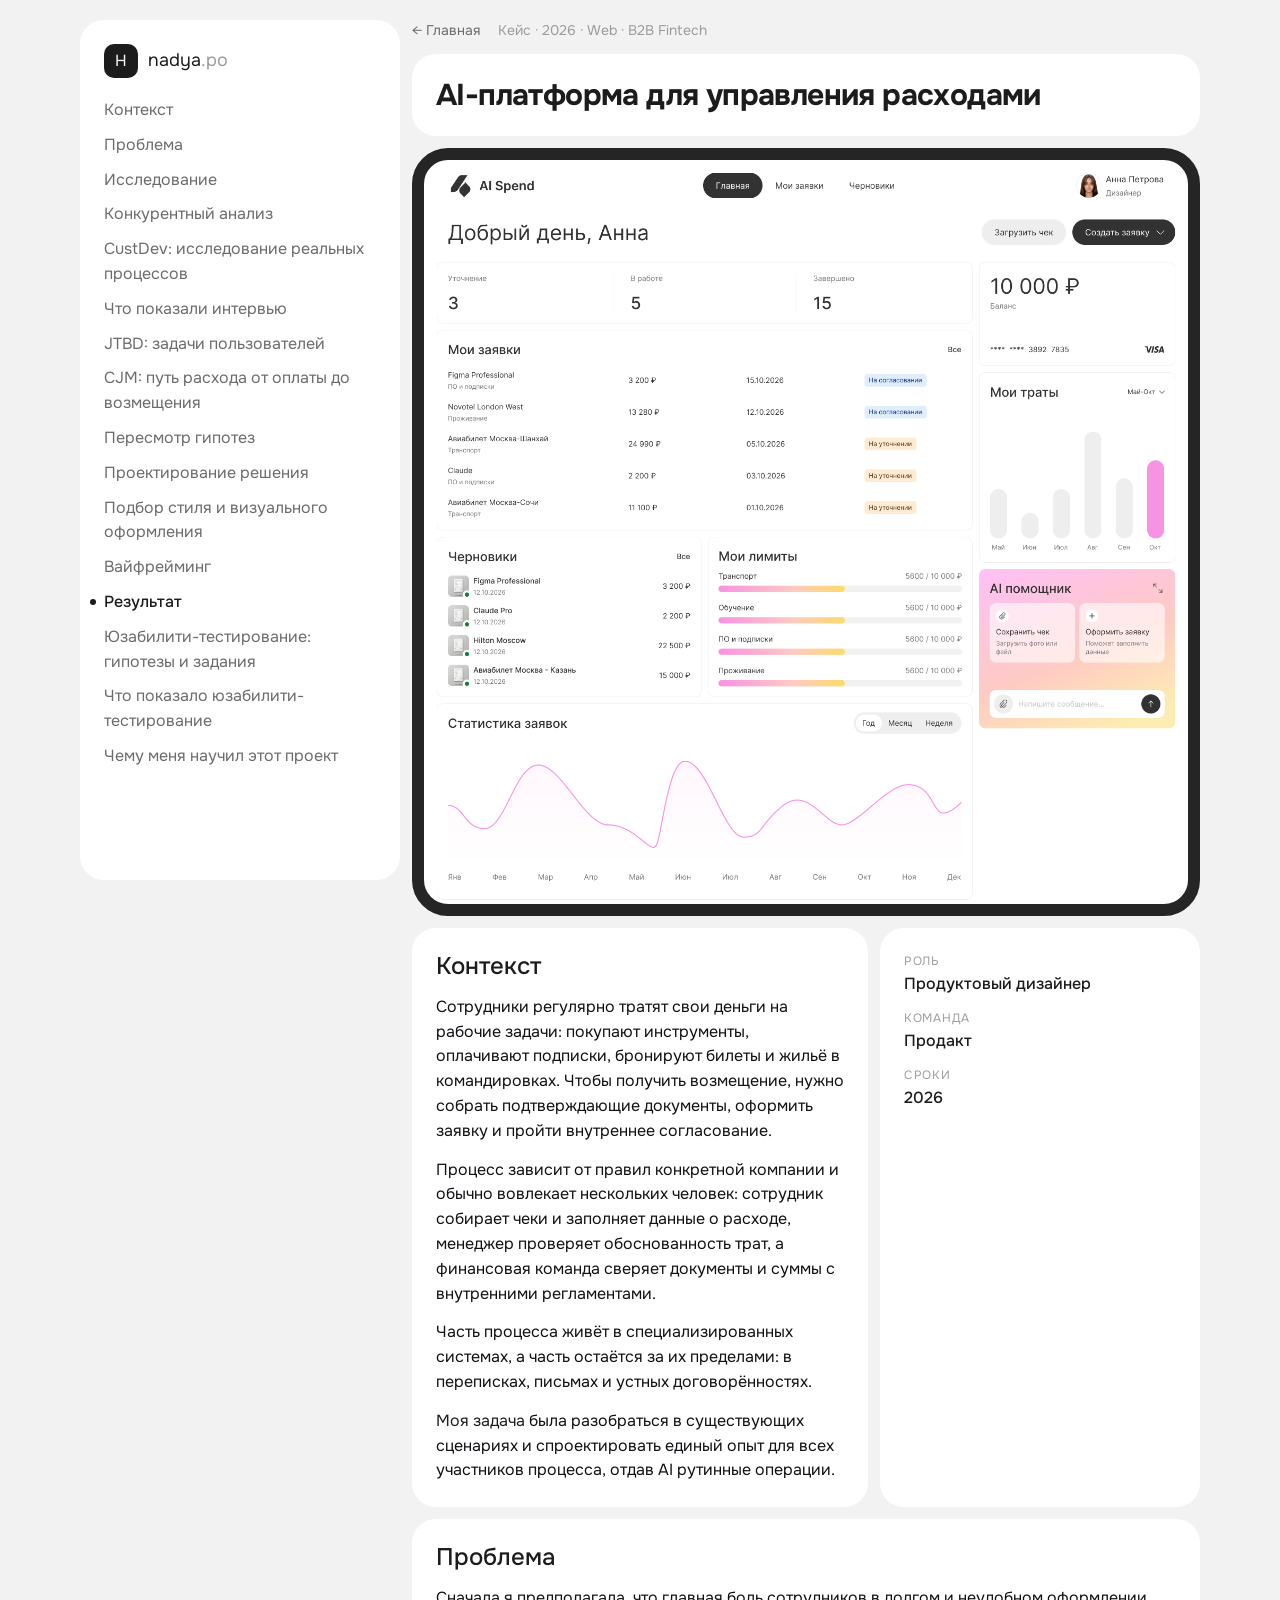
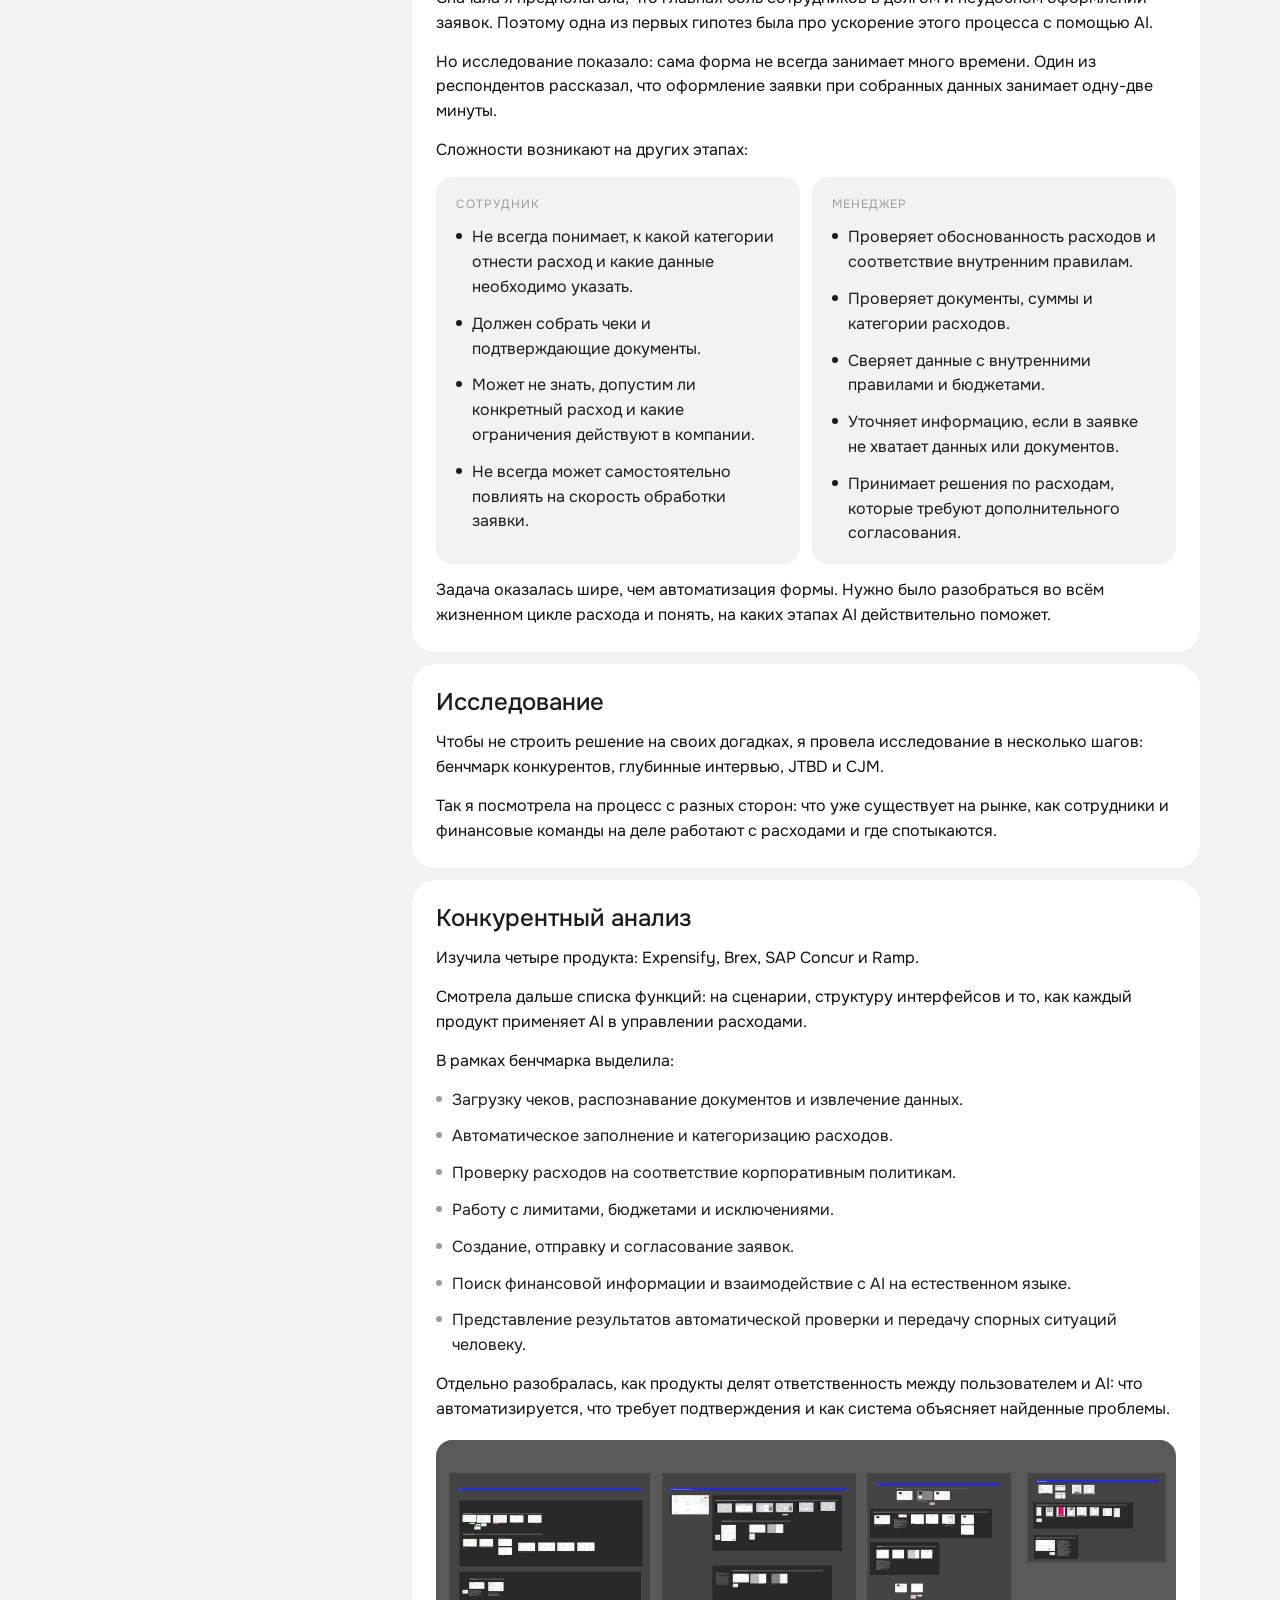
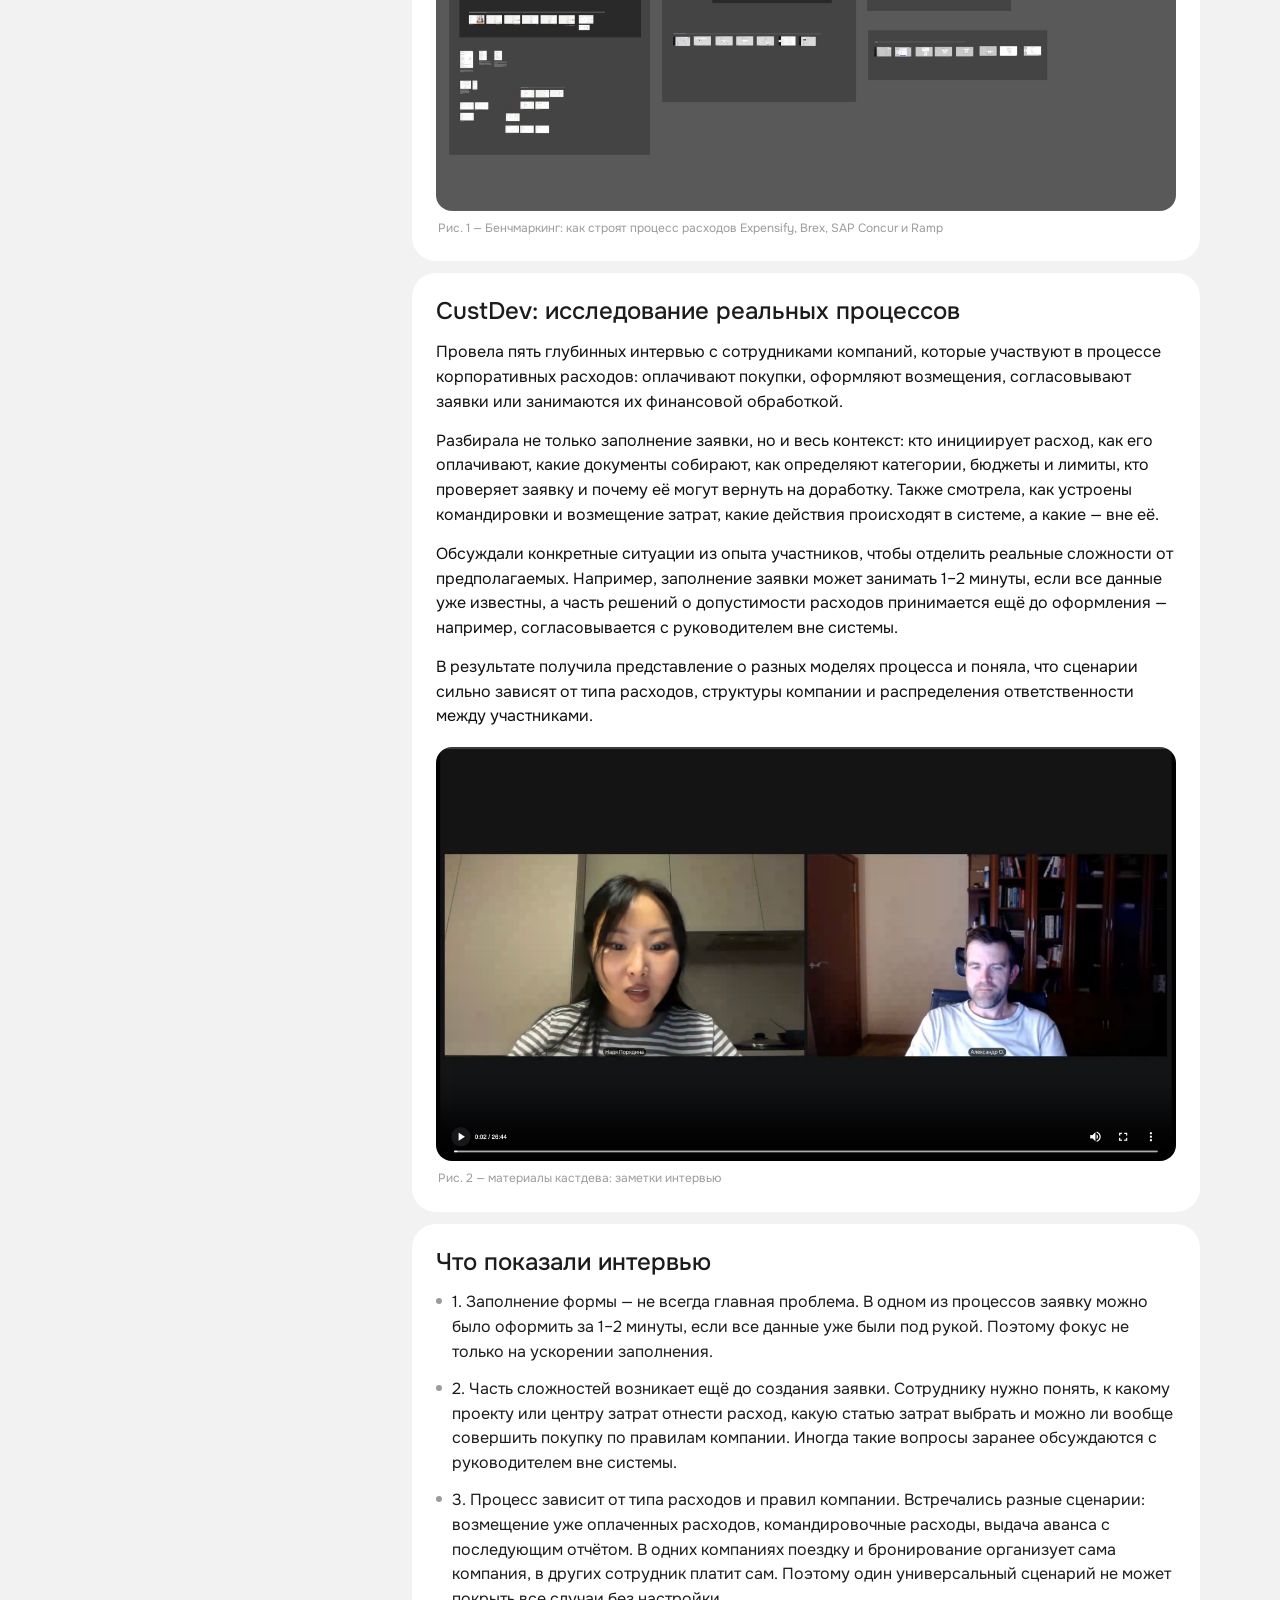
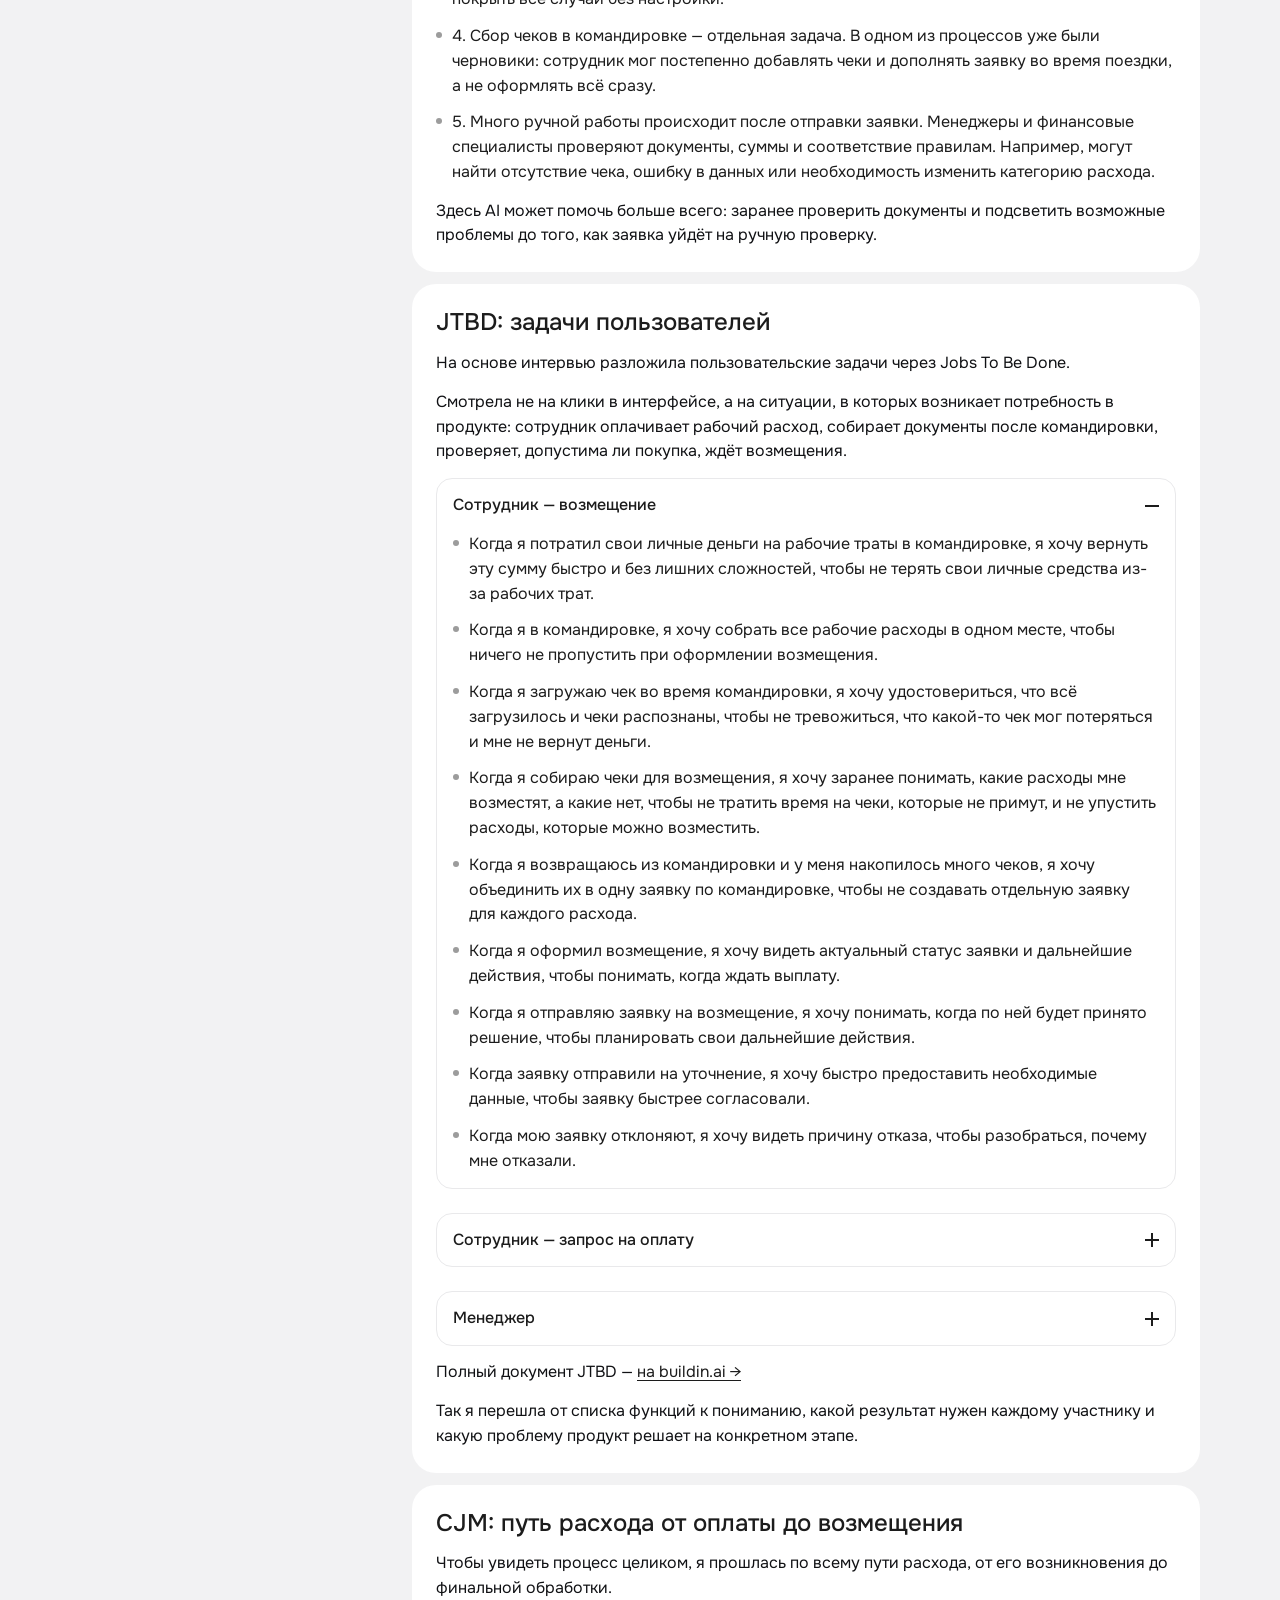
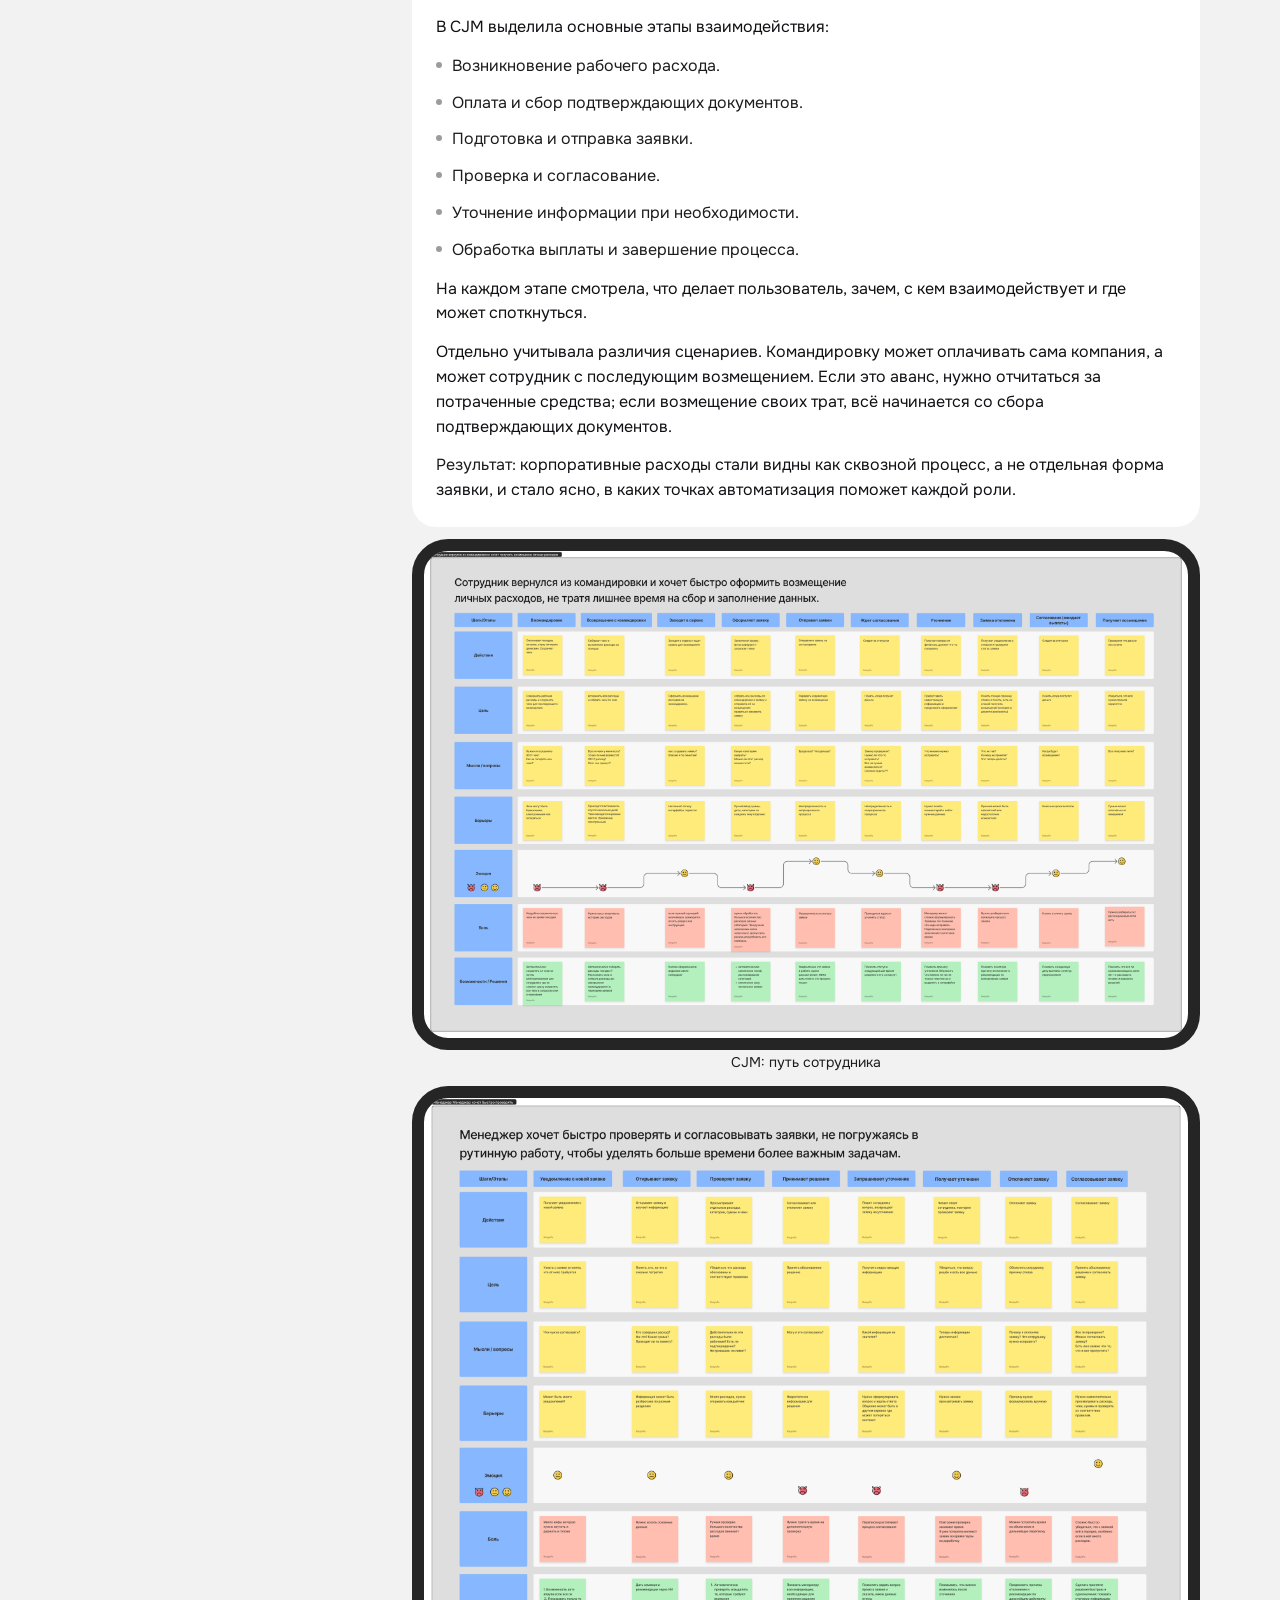
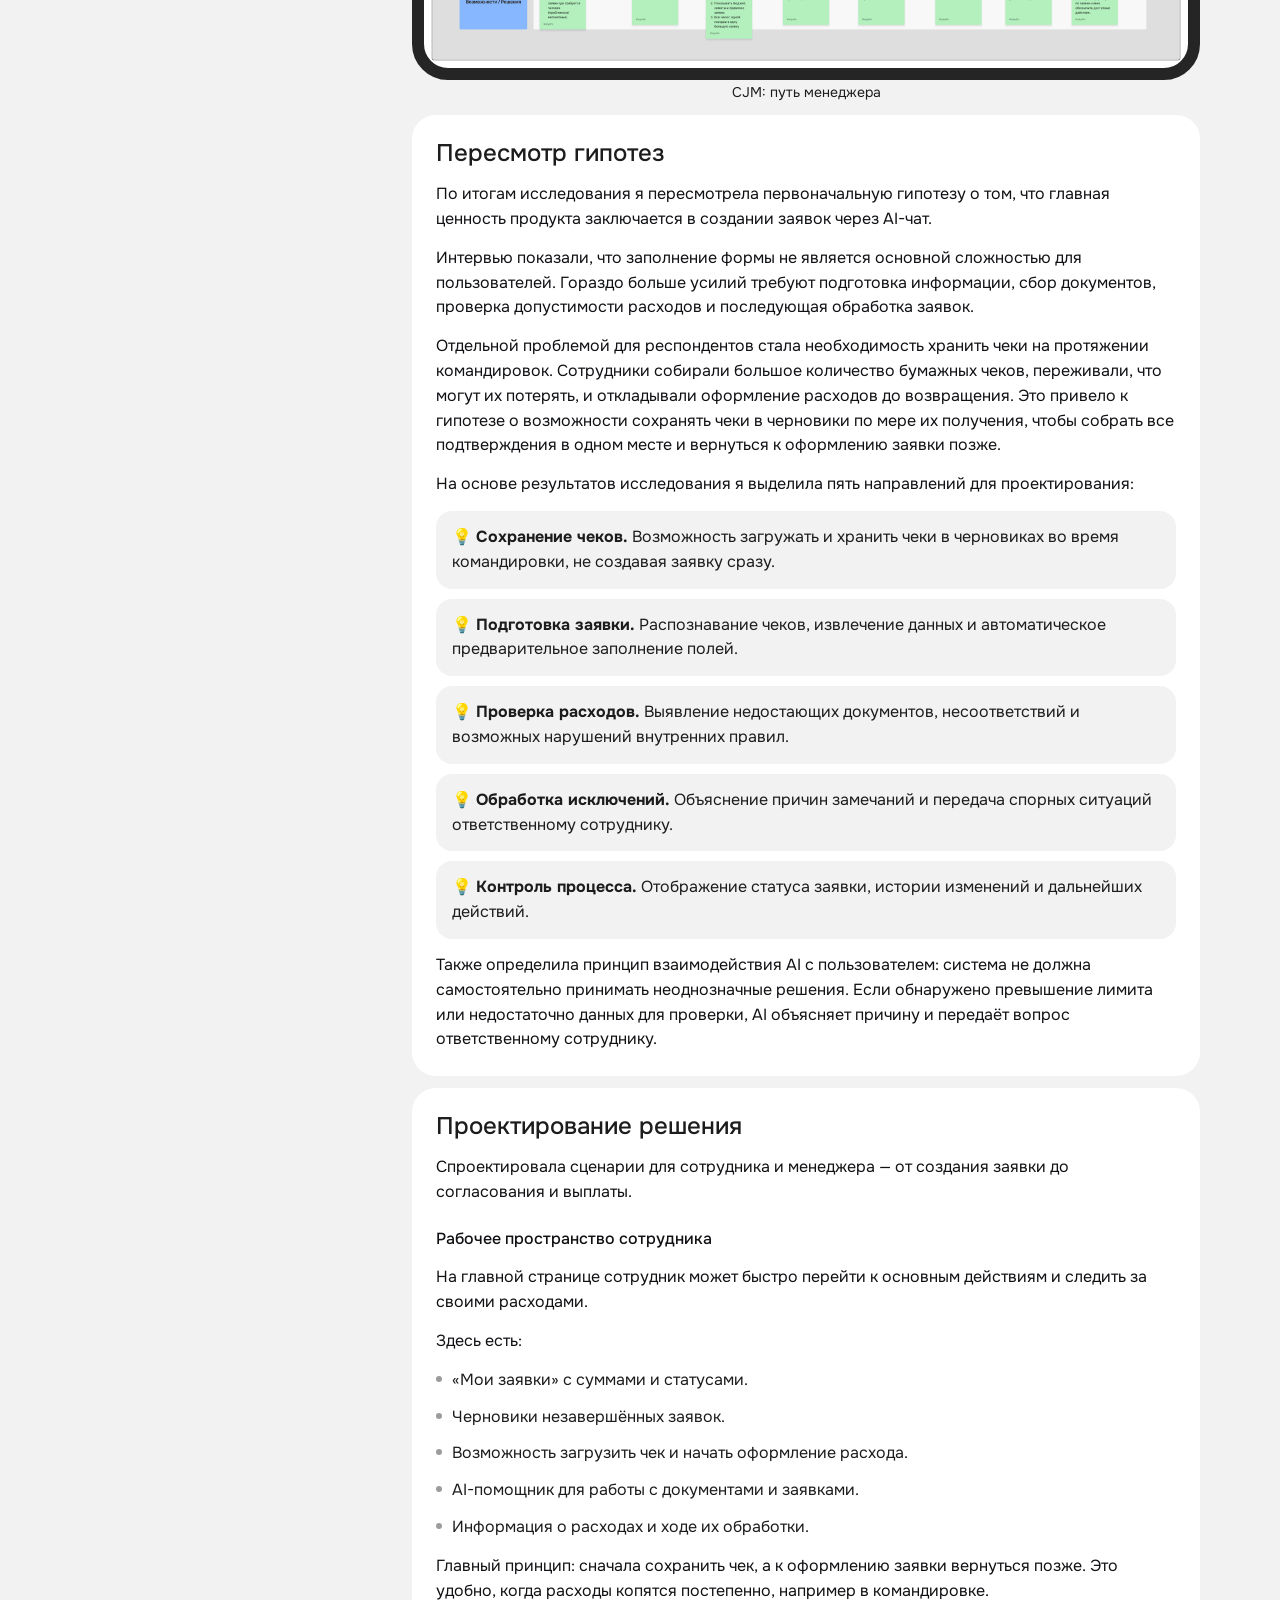
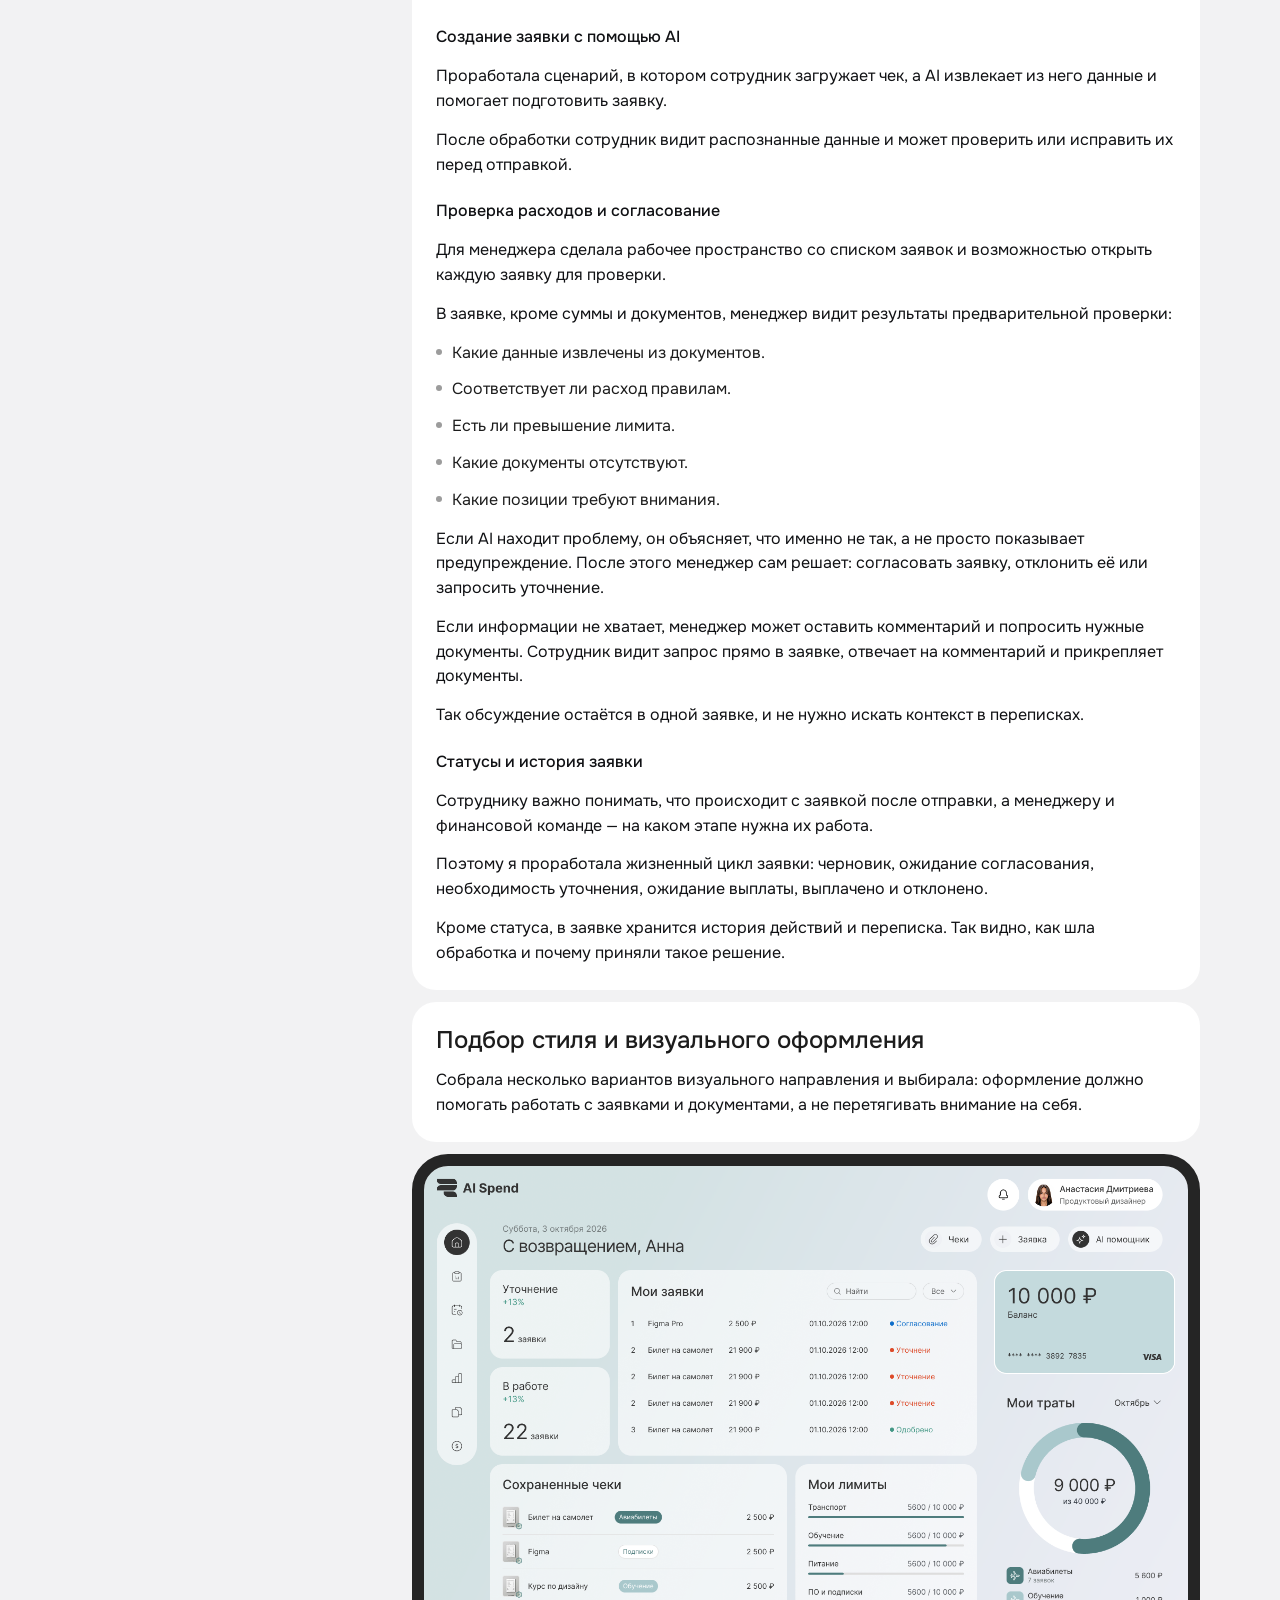
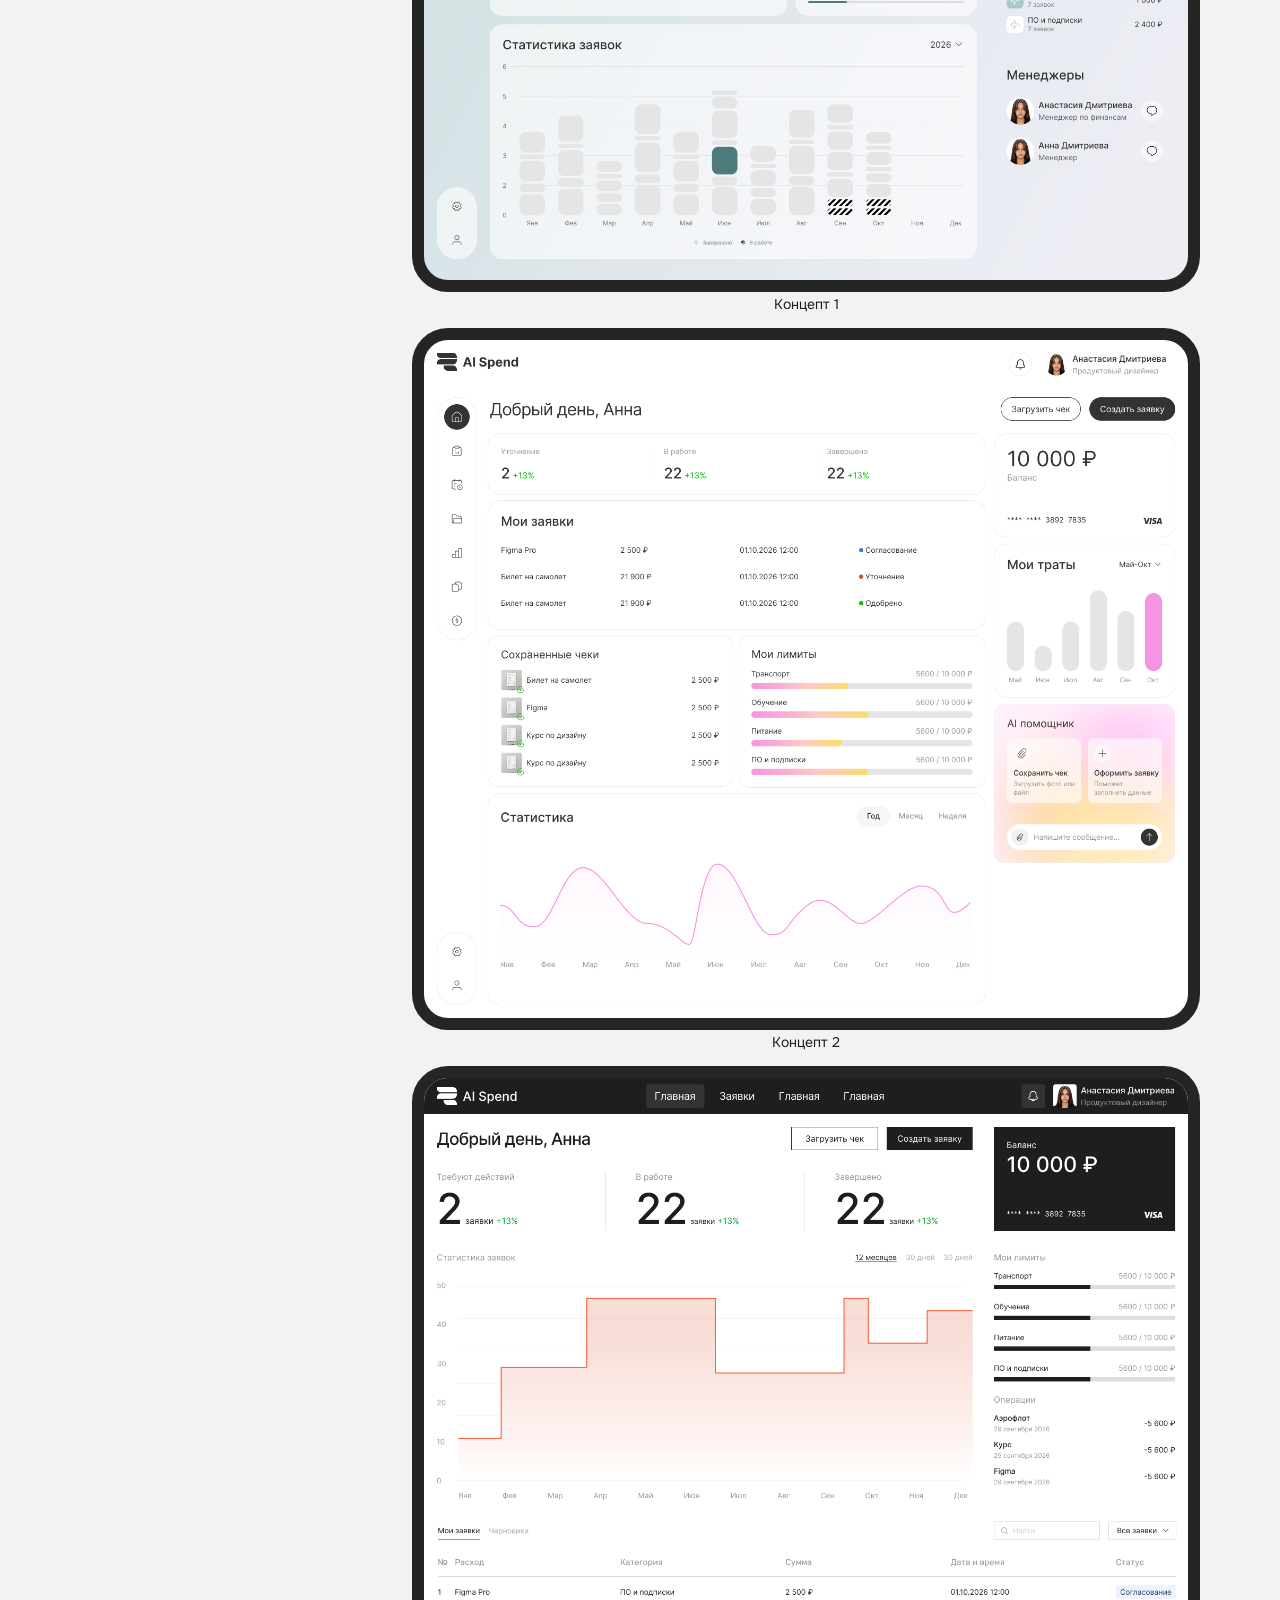
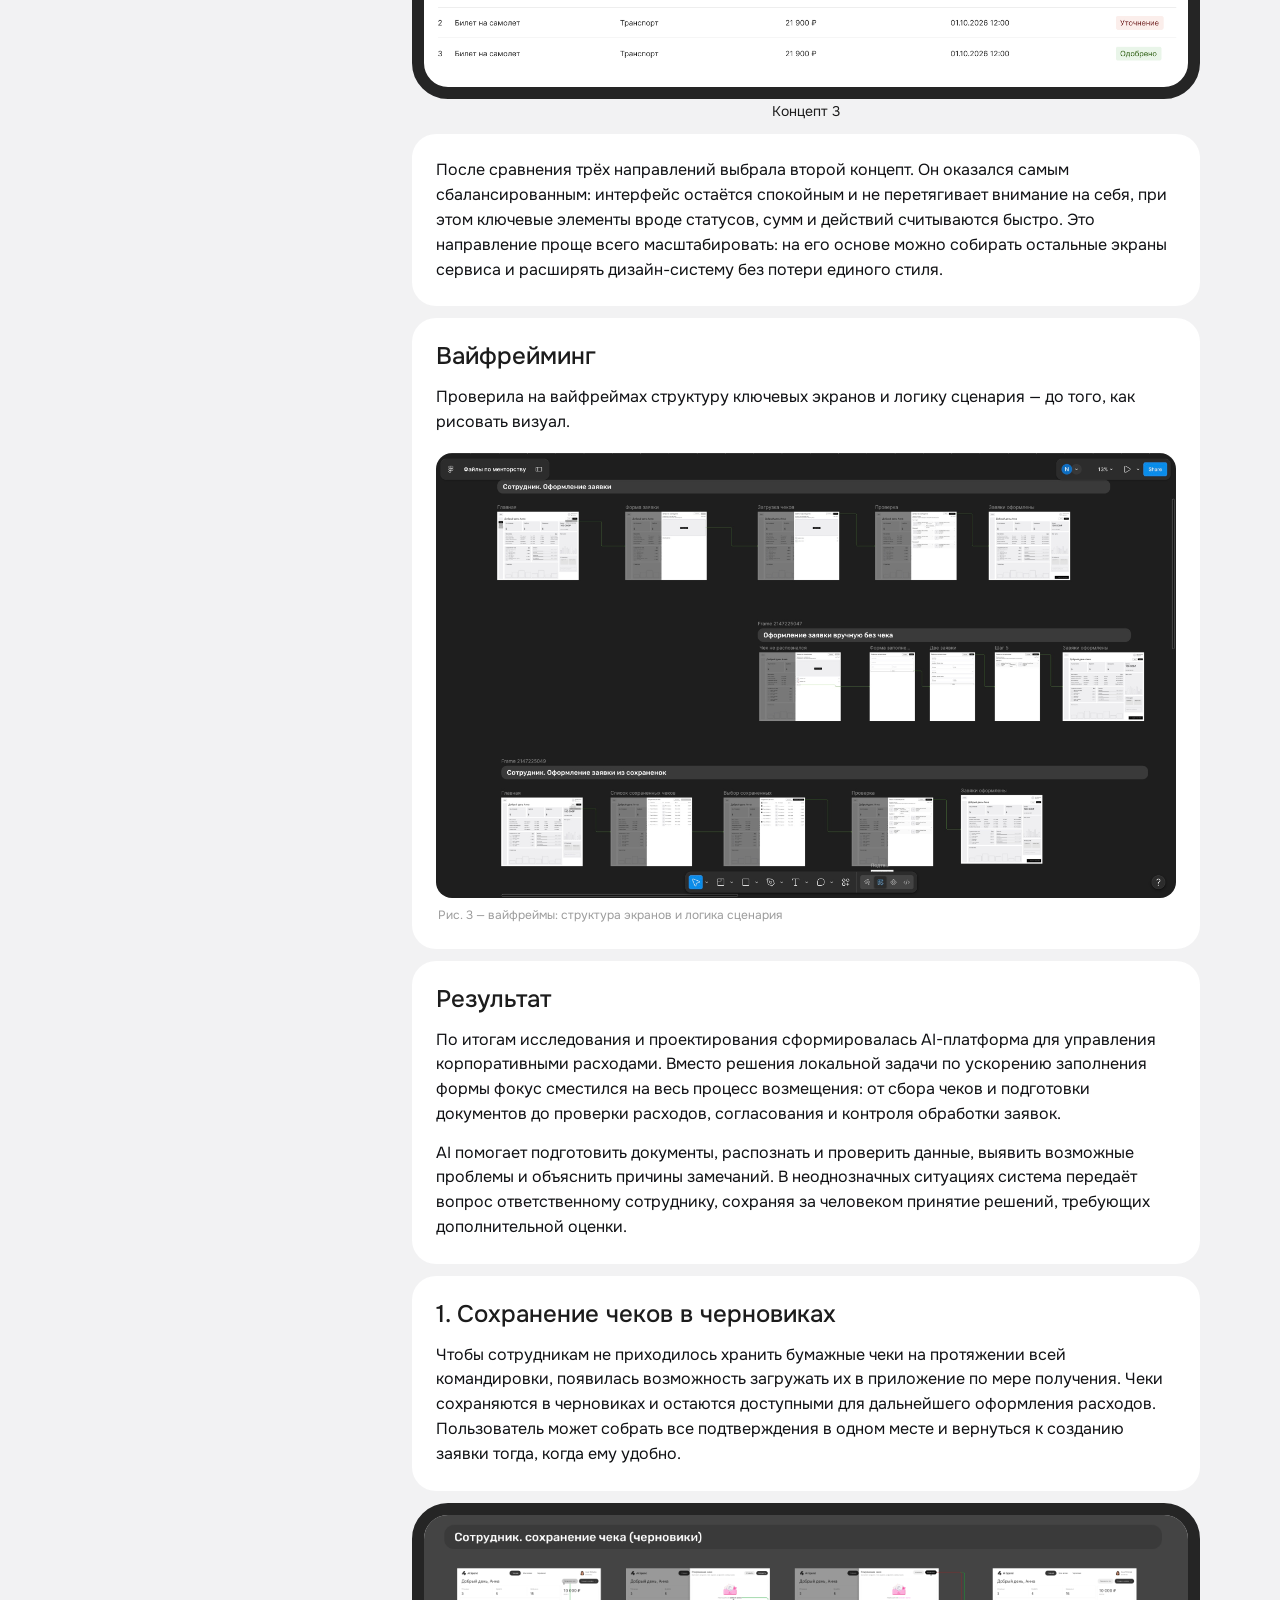
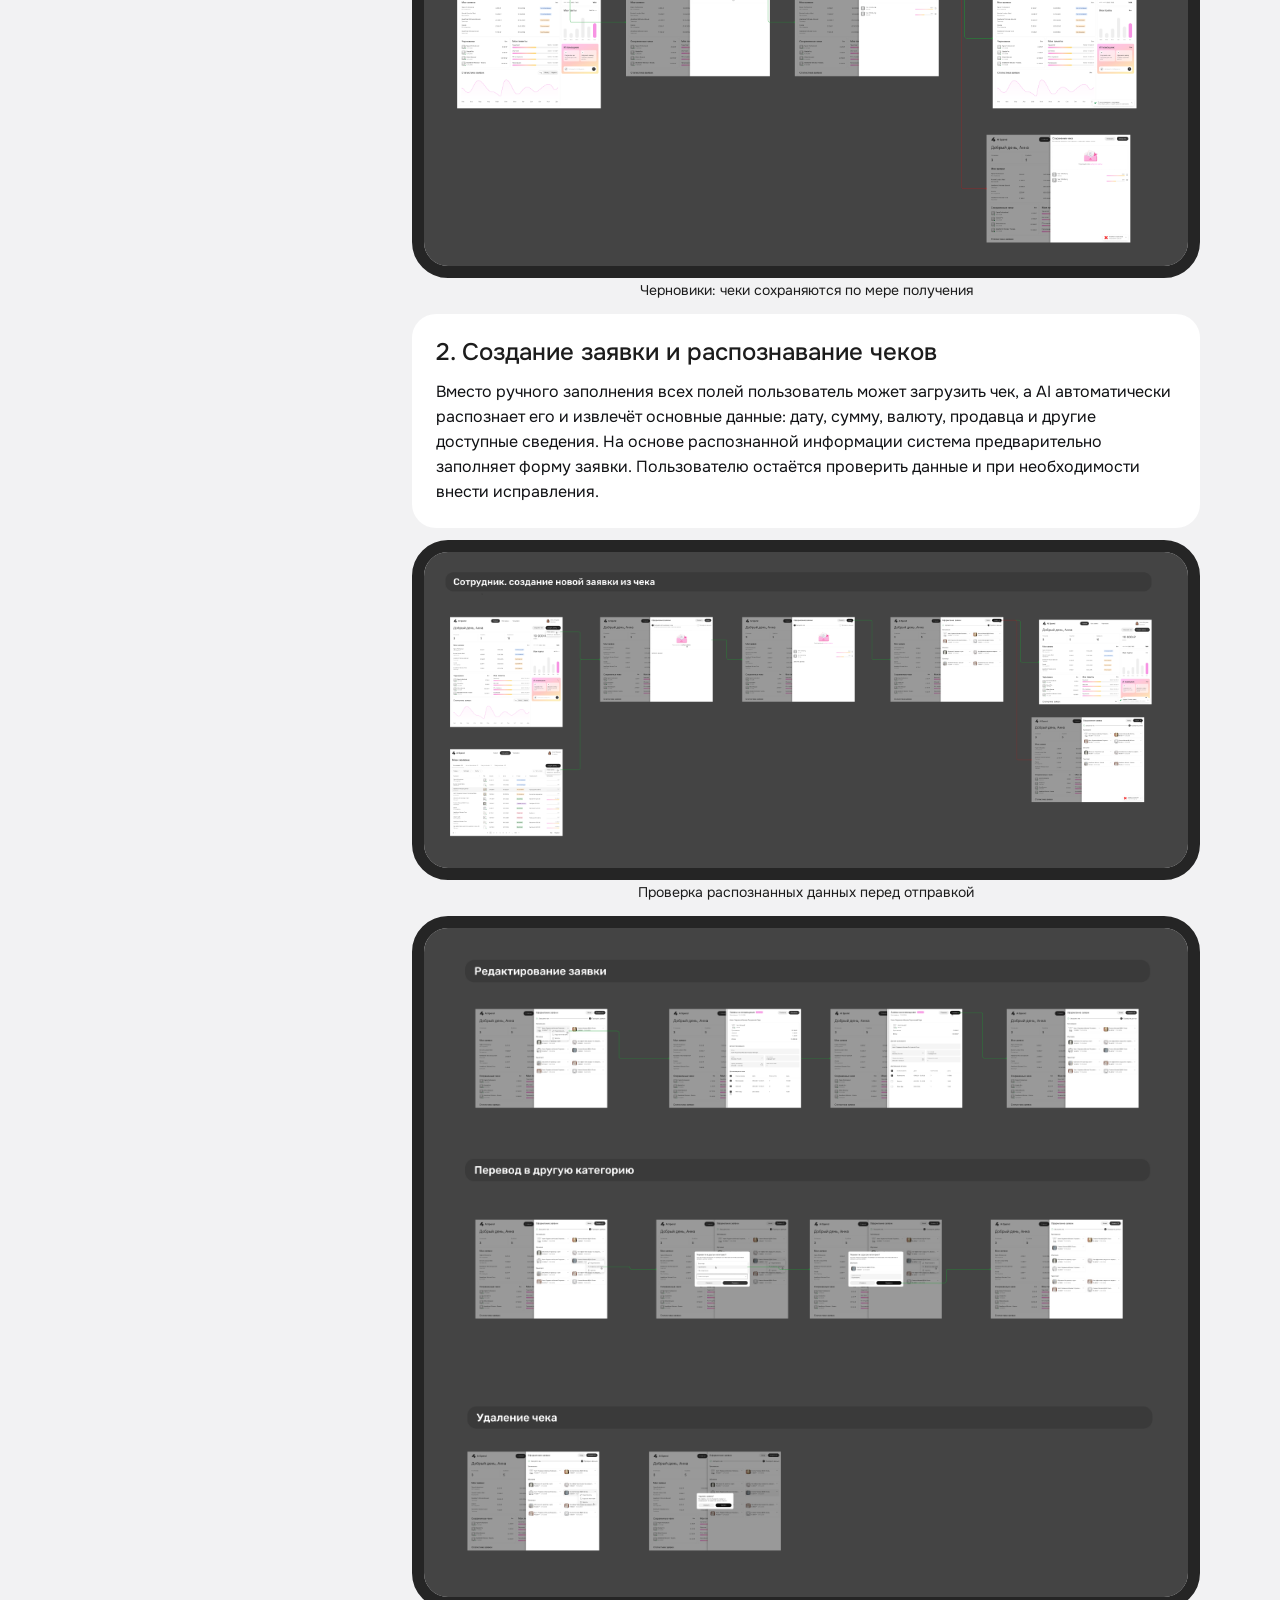
<file: case-ai-spend.html>
<!DOCTYPE html>
<html lang="ru">
<head>
  <meta charset="UTF-8">
  <meta name="viewport" content="width=device-width, initial-scale=1.0">
  <title>AI-платформа для управления расходами — кейс · Надя Порядина</title>
  <meta name="description" content="Кейс: единая платформа для оформления, согласования и контроля корпоративных расходов с автоматизацией на ИИ.">
  <link rel="preconnect" href="https://fonts.googleapis.com">
  <link rel="preconnect" href="https://fonts.gstatic.com" crossorigin>
  <link href="https://fonts.googleapis.com/css2?family=Onest:wght@400&display=swap" rel="stylesheet">
  <link rel="stylesheet" href="styles.css?v66">
  <style>
  .cell-kicker{font-size:24px;line-height:1.2;color:var(--ink);text-transform:none;letter-spacing:normal;font-weight:500}     .list p{font-size:16px;color:var(--ink)}
    .sub-head{font-weight:500;color:var(--ink);margin-top:8px}
    .acc{border:1px solid var(--line);border-radius:var(--radius-in);overflow:hidden}
    .acc + .acc{margin-top:10px}
    #usability-table .acc{border:none;border-radius:0}
    #usability-table .ut-toggle{width:34px;height:34px;padding:0;border:none;background:transparent;border-radius:50%;justify-content:center}
    #usability-table .ut-toggle:hover{background:var(--bg)}
    #usability-table .ut-toggle .acc-icon::before,#usability-table .ut-toggle .acc-icon::after{display:none}
    #usability-table .ut-toggle .acc-icon{width:11px;height:11px;border-right:2px solid var(--ink);border-bottom:2px solid var(--ink);transform:rotate(45deg);transition:transform .25s}
    #usability-table .acc.open .ut-toggle .acc-icon{transform:rotate(225deg)}
    .acc-head{width:100%;display:flex;align-items:center;justify-content:space-between;gap:12px;padding:14px 16px;border:none;background:transparent;cursor:pointer;font:inherit;font-size:16px;font-weight:500;color:var(--ink);text-align:left}
    .acc-head:hover{background:var(--bg)}
    .acc-icon{position:relative;width:14px;height:14px;flex:none}
    .acc-icon::before,.acc-icon::after{content:'';position:absolute;left:50%;top:50%;background:var(--ink);transition:transform .25s}
    .acc-icon::before{width:14px;height:2px;transform:translate(-50%,-50%)}
    .acc-icon::after{width:2px;height:14px;transform:translate(-50%,-50%)}
    .acc.open .acc-icon::after{transform:translate(-50%,-50%) rotate(90deg)}
    .acc-body{display:grid;grid-template-rows:0fr;transition:grid-template-rows .3s ease}
    .acc.open .acc-body{grid-template-rows:1fr}
    .acc-inner{overflow:hidden}
    .acc-inner .list{padding:0 16px 14px}
  </style>
</head>
<body>

<div class="layout">

  <aside class="side">
    <a class="logo" href="index.html" aria-label="На главную">
      <span class="logo-mark">Н</span>
      <span>nadya<em>.po</em></span>
    </a>
    <nav class="side-nav" aria-label="Разделы кейса">
      <a href="#context">Контекст</a>
      <a href="#problem">Проблема</a>
      <a href="#research">Исследование</a>
      <a href="#benchmark">Конкурентный анализ</a>
      <a href="#custdev">CustDev: исследование реальных процессов</a>
      <a href="#interviews">Что показали интервью</a>
      <a href="#jtbd">JTBD: задачи пользователей</a>
      <a href="#cjm">CJM: путь расхода от оплаты до возмещения</a>
      <a href="#hypotheses">Пересмотр гипотез</a>
      <a href="#design">Проектирование решения</a>
      <a href="#concepts">Подбор стиля и визуального оформления</a>
      <a href="#wireframes">Вайфрейминг</a>
      <a href="#outcomes">Результат</a>
      <a href="#usability-table">Юзабилити-тестирование: гипотезы и задания</a>
      <a href="#usability-results">Что показало юзабилити-тестирование</a>
      <a href="#learnings">Чему меня научил этот проект</a>
    </nav>
  </aside>

  <main class="bento">

    <div class="page-top">
      <a class="back" href="index.html">← Главная</a>
      <span class="crumb">Кейс · 2026 · Web · B2B Fintech</span>
    </div>

    <section class="cell s12">
      <h1 class="h1">AI-платформа для управления расходами</h1>
    </section>
    <div style="grid-column:span 12">
      <img class="zoomable" src="assets/case-ai-spend-hero.png" alt="AI-платформа: главная сотрудника" style="cursor:zoom-in;width:calc(100% - 24px);height:auto;display:block;border-radius:24px;outline:12px solid #252525;outline-offset:0;margin:12px auto">
    </div>

    <div class="ctx-row">
    <section class="cell" id="context">
      <span class="cell-kicker">Контекст</span>
      <p class="cell-text primary">Сотрудники регулярно тратят свои деньги на рабочие задачи: покупают инструменты, оплачивают подписки, бронируют билеты и жильё в командировках. Чтобы получить возмещение, нужно собрать подтверждающие документы, оформить заявку и пройти внутреннее согласование.</p>
      <p class="cell-text primary">Процесс зависит от правил конкретной компании и обычно вовлекает нескольких человек: сотрудник собирает чеки и заполняет данные о расходе, менеджер проверяет обоснованность трат, а финансовая команда сверяет документы и суммы с внутренними регламентами.</p>
      <p class="cell-text primary">Часть процесса живёт в специализированных системах, а часть остаётся за их пределами: в переписках, письмах и устных договорённостях.</p>
      <p class="cell-text primary"><b>Моя задача</b> была разобраться в существующих сценариях и спроектировать единый опыт для всех участников процесса, отдав AI рутинные операции.</p>
    </section>
    <aside class="cell">
      <div class="ctx-ci"><span>Роль</span><b>Продуктовый дизайнер</b></div>
      <div class="ctx-ci"><span>Команда</span><b>Продакт</b></div>
      <div class="ctx-ci"><span>Сроки</span><b>2026</b></div>
    </aside>
    </div>

    <section class="cell s12" id="problem">
      <span class="cell-kicker">Проблема</span>
      <p class="cell-text primary">Сначала я предполагала, что главная боль сотрудников в долгом и неудобном оформлении заявок. Поэтому одна из первых гипотез была про ускорение этого процесса с помощью AI.</p>
      <p class="cell-text primary">Но исследование показало: сама форма не всегда занимает много времени. Один из респондентов рассказал, что оформление заявки при собранных данных занимает одну-две минуты.</p>
      <p class="cell-text primary">Сложности возникают на других этапах:</p>
      <div class="pains">
        <div class="pain">
          <p class="job-sub">Сотрудник</p>
          <ul class="list">
            <li><p>Не всегда понимает, к какой категории отнести расход и какие данные необходимо указать.</p></li>
            <li><p>Должен собрать чеки и подтверждающие документы.</p></li>
            <li><p>Может не знать, допустим ли конкретный расход и какие ограничения действуют в компании.</p></li>
            <li><p>Не всегда может самостоятельно повлиять на скорость обработки заявки.</p></li>
          </ul>
        </div>
        <div class="pain">
          <p class="job-sub">Менеджер</p>
          <ul class="list">
            <li><p>Проверяет обоснованность расходов и соответствие внутренним правилам.</p></li>
            <li><p>Проверяет документы, суммы и категории расходов.</p></li>
            <li><p>Сверяет данные с внутренними правилами и бюджетами.</p></li>
            <li><p>Уточняет информацию, если в заявке не хватает данных или документов.</p></li>
            <li><p>Принимает решения по расходам, которые требуют дополнительного согласования.</p></li>
          </ul>
        </div>
      </div>
      <p class="cell-text primary">Задача оказалась шире, чем автоматизация формы. Нужно было разобраться во всём жизненном цикле расхода и понять, на каких этапах AI действительно поможет.</p>
    </section>

    <section class="cell s12" id="research">
      <span class="cell-kicker">Исследование</span>
      <p class="cell-text primary">Чтобы не строить решение на своих догадках, я провела исследование в несколько шагов: бенчмарк конкурентов, глубинные интервью, JTBD и CJM.</p>
      <p class="cell-text primary">Так я посмотрела на процесс с разных сторон: что уже существует на рынке, как сотрудники и финансовые команды на деле работают с расходами и где спотыкаются.</p>

    </section>

    <section class="cell s12" id="benchmark">
      <span class="cell-kicker">Конкурентный анализ</span>
      <p class="cell-text primary">Изучила четыре продукта: Expensify, Brex, SAP Concur и Ramp.</p>
      <p class="cell-text primary">Смотрела дальше списка функций: на сценарии, структуру интерфейсов и то, как каждый продукт применяет AI в управлении расходами.</p>
      <p class="cell-text primary">В рамках бенчмарка выделила:</p>
      <ul class="list">
        <li><p>Загрузку чеков, распознавание документов и извлечение данных.</p></li>
        <li><p>Автоматическое заполнение и категоризацию расходов.</p></li>
        <li><p>Проверку расходов на соответствие корпоративным политикам.</p></li>
        <li><p>Работу с лимитами, бюджетами и исключениями.</p></li>
        <li><p>Создание, отправку и согласование заявок.</p></li>
        <li><p>Поиск финансовой информации и взаимодействие с AI на естественном языке.</p></li>
        <li><p>Представление результатов автоматической проверки и передачу спорных ситуаций человеку.</p></li>
      </ul>
      <p class="cell-text primary">Отдельно разобралась, как продукты делят ответственность между пользователем и AI: что автоматизируется, что требует подтверждения и как система объясняет найденные проблемы.</p>
      <div class="case-cover"><img src="assets/benchmark.jpg" alt="Бенчмаркинг — сравнение конкурентов" loading="lazy"></div>
      <p class="case-cap">Рис. 1 — Бенчмаркинг: как строят процесс расходов Expensify, Brex, SAP Concur и Ramp</p>

    </section>

    <section class="cell s12" id="custdev">
      <span class="cell-kicker">CustDev: исследование реальных процессов</span>
      <p class="cell-text primary">Провела пять глубинных интервью с сотрудниками компаний, которые участвуют в процессе корпоративных расходов: оплачивают покупки, оформляют возмещения, согласовывают заявки или занимаются их финансовой обработкой.</p>
      <p class="cell-text primary">Разбирала не только заполнение заявки, но и весь контекст: кто инициирует расход, как его оплачивают, какие документы собирают, как определяют категории, бюджеты и лимиты, кто проверяет заявку и почему её могут вернуть на доработку. Также смотрела, как устроены командировки и возмещение затрат, какие действия происходят в системе, а какие — вне её.</p>
      <p class="cell-text primary">Обсуждали конкретные ситуации из опыта участников, чтобы отделить реальные сложности от предполагаемых. Например, заполнение заявки может занимать 1–2 минуты, если все данные уже известны, а часть решений о допустимости расходов принимается ещё до оформления — например, согласовывается с руководителем вне системы.</p>
      <p class="cell-text primary">В результате получила представление о разных моделях процесса и поняла, что сценарии сильно зависят от типа расходов, структуры компании и распределения ответственности между участниками.</p>
      <div class="case-cover"><img src="assets/custdev/custdev-2.jpg" alt="Материалы кастдева — заметки интервью" loading="lazy"></div>
      <p class="case-cap">Рис. 2 — материалы кастдева: заметки интервью</p>

    </section>

    <section class="cell s12" id="interviews">
      <span class="cell-kicker">Что показали интервью</span>
      <ul class="list">
        <li><p><b>1. Заполнение формы — не всегда главная проблема.</b> В одном из процессов заявку можно было оформить за 1–2 минуты, если все данные уже были под рукой. Поэтому фокус не только на ускорении заполнения.</p></li>
        <li><p><b>2. Часть сложностей возникает ещё до создания заявки.</b> Сотруднику нужно понять, к какому проекту или центру затрат отнести расход, какую статью затрат выбрать и можно ли вообще совершить покупку по правилам компании. Иногда такие вопросы заранее обсуждаются с руководителем вне системы.</p></li>
        <li><p><b>3. Процесс зависит от типа расходов и правил компании.</b> Встречались разные сценарии: возмещение уже оплаченных расходов, командировочные расходы, выдача аванса с последующим отчётом. В одних компаниях поездку и бронирование организует сама компания, в других сотрудник платит сам. Поэтому один универсальный сценарий не может покрыть все случаи без настройки.</p></li>
        <li><p><b>4. Сбор чеков в командировке — отдельная задача.</b> В одном из процессов уже были черновики: сотрудник мог постепенно добавлять чеки и дополнять заявку во время поездки, а не оформлять всё сразу.</p></li>
        <li><p><b>5. Много ручной работы происходит после отправки заявки.</b> Менеджеры и финансовые специалисты проверяют документы, суммы и соответствие правилам. Например, могут найти отсутствие чека, ошибку в данных или необходимость изменить категорию расхода.</p></li>
      </ul>
      <p class="cell-text primary">Здесь AI может помочь больше всего: заранее проверить документы и подсветить возможные проблемы до того, как заявка уйдёт на ручную проверку.</p>
    </section>

    <section class="cell s12" id="jtbd">
      <span class="cell-kicker">JTBD: задачи пользователей</span>
      <p class="cell-text primary">На основе интервью разложила пользовательские задачи через Jobs To Be Done.</p>
      <p class="cell-text primary">Смотрела не на клики в интерфейсе, а на ситуации, в которых возникает потребность в продукте: сотрудник оплачивает рабочий расход, собирает документы после командировки, проверяет, допустима ли покупка, ждёт возмещения.</p>

      <div class="acc open">
        <button class="acc-head" type="button">Сотрудник — возмещение<span class="acc-icon"></span></button>
        <div class="acc-body"><div class="acc-inner">
<ul class="list">
        <li><p>Когда я потратил свои личные деньги на рабочие траты в командировке, я хочу вернуть эту сумму быстро и без лишних сложностей, чтобы не терять свои личные средства из-за рабочих трат.</p></li>
        <li><p>Когда я в командировке, я хочу собрать все рабочие расходы в одном месте, чтобы ничего не пропустить при оформлении возмещения.</p></li>
        <li><p>Когда я загружаю чек во время командировки, я хочу удостовериться, что всё загрузилось и чеки распознаны, чтобы не тревожиться, что какой-то чек мог потеряться и мне не вернут деньги.</p></li>
        <li><p>Когда я собираю чеки для возмещения, я хочу заранее понимать, какие расходы мне возместят, а какие нет, чтобы не тратить время на чеки, которые не примут, и не упустить расходы, которые можно возместить.</p></li>
        <li><p>Когда я возвращаюсь из командировки и у меня накопилось много чеков, я хочу объединить их в одну заявку по командировке, чтобы не создавать отдельную заявку для каждого расхода.</p></li>
        <li><p>Когда я оформил возмещение, я хочу видеть актуальный статус заявки и дальнейшие действия, чтобы понимать, когда ждать выплату.</p></li>
        <li><p>Когда я отправляю заявку на возмещение, я хочу понимать, когда по ней будет принято решение, чтобы планировать свои дальнейшие действия.</p></li>
        <li><p>Когда заявку отправили на уточнение, я хочу быстро предоставить необходимые данные, чтобы заявку быстрее согласовали.</p></li>
        <li><p>Когда мою заявку отклоняют, я хочу видеть причину отказа, чтобы разобраться, почему мне отказали.</p></li>
      </ul>
        </div></div>
      </div>

      <div class="acc">
        <button class="acc-head" type="button">Сотрудник — запрос на оплату<span class="acc-icon"></span></button>
        <div class="acc-body"><div class="acc-inner">
<ul class="list">
        <li><p>Когда мне нужно оплатить товар или услугу для работы, я хочу быстро и без лишних усилий создать запрос на оплату, чтобы не тратить свои личные средства.</p></li>
        <li><p>Когда я создаю запрос на оплату, я хочу видеть доступную сумму по лимиту, чтобы не ошибиться при указании суммы и не получить отказ.</p></li>
        <li><p>Когда мне нужно запросить оплату и я не знаю, какие данные указать, я хочу описать запрос текстом, чтобы не заполнять вручную большую форму.</p></li>
        <li><p>Когда я отправил запрос на оплату, я хочу видеть его статус, чтобы понимать, согласован ли он и когда будет выполнена оплата.</p></li>
      </ul>
        </div></div>
      </div>

      <div class="acc">
        <button class="acc-head" type="button">Менеджер<span class="acc-icon"></span></button>
        <div class="acc-body"><div class="acc-inner">
<ul class="list">
        <li><p>Когда я получаю заявку на возмещение, я хочу быстро понять, всё ли в ней в порядке, чтобы принять решение и не тратить на проверку много времени.</p></li>
        <li><p>Когда я проверяю заявку, я хочу понимать, соответствуют ли расходы правилам и лимитам компании, чтобы не одобрить то, что нельзя возмещать.</p></li>
        <li><p>Когда у меня накопилось много типовых заявок, я хочу согласовать несколько заявок одновременно, чтобы не тратить время на повторяющиеся действия.</p></li>
        <li><p>Когда в заявке недостаточно информации, я хочу быстро запросить её у сотрудника, чтобы продолжить проверку.</p></li>
        <li><p>Когда я отклоняю заявку, я хочу указать понятную причину отказа, чтобы сотрудник понимал результат проверки.</p></li>
      </ul>
        </div></div>
      </div>
      <p class="cell-text primary">Полный документ JTBD — <a href="https://buildin.ai/share/6bb5f079-7cc4-48f6-9607-86e9024f3926?code=38YFBV" target="_blank" rel="noopener">на buildin.ai →</a></p>
      <p class="cell-text primary">Так я перешла от списка функций к пониманию, какой результат нужен каждому участнику и какую проблему продукт решает на конкретном этапе.</p>

    </section>

    <section class="cell s12" id="cjm">
      <span class="cell-kicker">CJM: путь расхода от оплаты до возмещения</span>
      <p class="cell-text primary">Чтобы увидеть процесс целиком, я прошлась по всему пути расхода, от его возникновения до финальной обработки.</p>
      <p class="cell-text primary">В CJM выделила основные этапы взаимодействия:</p>
      <ul class="list">
        <li><p>Возникновение рабочего расхода.</p></li>
        <li><p>Оплата и сбор подтверждающих документов.</p></li>
        <li><p>Подготовка и отправка заявки.</p></li>
        <li><p>Проверка и согласование.</p></li>
        <li><p>Уточнение информации при необходимости.</p></li>
        <li><p>Обработка выплаты и завершение процесса.</p></li>
      </ul>
      <p class="cell-text primary">На каждом этапе смотрела, что делает пользователь, зачем, с кем взаимодействует и где может споткнуться.</p>
      <p class="cell-text primary">Отдельно учитывала различия сценариев. Командировку может оплачивать сама компания, а может сотрудник с последующим возмещением. Если это аванс, нужно отчитаться за потраченные средства; если возмещение своих трат, всё начинается со сбора подтверждающих документов.</p>
      <p class="cell-text primary"><b>Результат:</b> корпоративные расходы стали видны как сквозной процесс, а не отдельная форма заявки, и стало ясно, в каких точках автоматизация поможет каждой роли.</p>
    </section>

    <div style="grid-column:span 12">
      <img class="zoomable" src="assets/case-ai-spend-cjm-employee.png" alt="CJM — путь сотрудника" style="cursor:zoom-in;width:calc(100% - 24px);height:auto;display:block;border-radius:24px;outline:12px solid #252525;outline-offset:0;margin:12px auto">
      <div style="text-align:center;font-size:14px;color:var(--ink);padding-top:2px">CJM: путь сотрудника</div>
    </div>
    <div style="grid-column:span 12">
      <img class="zoomable" src="assets/case-ai-spend-cjm-manager.png" alt="CJM — путь менеджера" style="cursor:zoom-in;width:calc(100% - 24px);height:auto;display:block;border-radius:24px;outline:12px solid #252525;outline-offset:0;margin:12px auto">
      <div style="text-align:center;font-size:14px;color:var(--ink);padding-top:2px">CJM: путь менеджера</div>
    </div>


    <section class="cell s12" id="hypotheses">
      <span class="cell-kicker">Пересмотр гипотез</span>
      <p class="cell-text primary">По итогам исследования я пересмотрела первоначальную гипотезу о том, что главная ценность продукта заключается в создании заявок через AI-чат.</p>
      <p class="cell-text primary">Интервью показали, что заполнение формы не является основной сложностью для пользователей. Гораздо больше усилий требуют подготовка информации, сбор документов, проверка допустимости расходов и последующая обработка заявок.</p>
      <p class="cell-text primary">Отдельной проблемой для респондентов стала необходимость хранить чеки на протяжении командировок. Сотрудники собирали большое количество бумажных чеков, переживали, что могут их потерять, и откладывали оформление расходов до возвращения. Это привело к гипотезе о возможности сохранять чеки в черновики по мере их получения, чтобы собрать все подтверждения в одном месте и вернуться к оформлению заявки позже.</p>
      <p class="cell-text primary">На основе результатов исследования я выделила пять направлений для проектирования:</p>
      <div style="display:flex;flex-direction:column;gap:10px">
        <div style="background:var(--bg);border-radius:var(--radius-in);padding:14px 16px;font-size:16px;color:var(--ink)">💡 <b>Сохранение чеков.</b> Возможность загружать и хранить чеки в черновиках во время командировки, не создавая заявку сразу.</div>
        <div style="background:var(--bg);border-radius:var(--radius-in);padding:14px 16px;font-size:16px;color:var(--ink)">💡 <b>Подготовка заявки.</b> Распознавание чеков, извлечение данных и автоматическое предварительное заполнение полей.</div>
        <div style="background:var(--bg);border-radius:var(--radius-in);padding:14px 16px;font-size:16px;color:var(--ink)">💡 <b>Проверка расходов.</b> Выявление недостающих документов, несоответствий и возможных нарушений внутренних правил.</div>
        <div style="background:var(--bg);border-radius:var(--radius-in);padding:14px 16px;font-size:16px;color:var(--ink)">💡 <b>Обработка исключений.</b> Объяснение причин замечаний и передача спорных ситуаций ответственному сотруднику.</div>
        <div style="background:var(--bg);border-radius:var(--radius-in);padding:14px 16px;font-size:16px;color:var(--ink)">💡 <b>Контроль процесса.</b> Отображение статуса заявки, истории изменений и дальнейших действий.</div>
      </div>
      <p class="cell-text primary">Также определила принцип взаимодействия AI с пользователем: система не должна самостоятельно принимать неоднозначные решения. Если обнаружено превышение лимита или недостаточно данных для проверки, AI объясняет причину и передаёт вопрос ответственному сотруднику.</p>
    </section>

    <section class="cell s12" id="design">
      <span class="cell-kicker">Проектирование решения</span>
      <p class="cell-text primary">Спроектировала сценарии для сотрудника и менеджера — от создания заявки до согласования и выплаты.</p>

      <p class="cell-text primary sub-head">Рабочее пространство сотрудника</p>
      <p class="cell-text primary">На главной странице сотрудник может быстро перейти к основным действиям и следить за своими расходами.</p>
      <p class="cell-text primary">Здесь есть:</p>
      <ul class="list">
        <li><p>«Мои заявки» с суммами и статусами.</p></li>
        <li><p>Черновики незавершённых заявок.</p></li>
        <li><p>Возможность загрузить чек и начать оформление расхода.</p></li>
        <li><p>AI-помощник для работы с документами и заявками.</p></li>
        <li><p>Информация о расходах и ходе их обработки.</p></li>
      </ul>
      <p class="cell-text primary">Главный принцип: сначала сохранить чек, а к оформлению заявки вернуться позже. Это удобно, когда расходы копятся постепенно, например в командировке.</p>

      <p class="cell-text primary sub-head">Создание заявки с помощью AI</p>
      <p class="cell-text primary">Проработала сценарий, в котором сотрудник загружает чек, а AI извлекает из него данные и помогает подготовить заявку.</p>
      <p class="cell-text primary">После обработки сотрудник видит распознанные данные и может проверить или исправить их перед отправкой.</p>

      <p class="cell-text primary sub-head">Проверка расходов и согласование</p>
      <p class="cell-text primary">Для менеджера сделала рабочее пространство со списком заявок и возможностью открыть каждую заявку для проверки.</p>
      <p class="cell-text primary">В заявке, кроме суммы и документов, менеджер видит результаты предварительной проверки:</p>
      <ul class="list">
        <li><p>Какие данные извлечены из документов.</p></li>
        <li><p>Соответствует ли расход правилам.</p></li>
        <li><p>Есть ли превышение лимита.</p></li>
        <li><p>Какие документы отсутствуют.</p></li>
        <li><p>Какие позиции требуют внимания.</p></li>
      </ul>
      <p class="cell-text primary">Если AI находит проблему, он объясняет, что именно не так, а не просто показывает предупреждение. После этого менеджер сам решает: согласовать заявку, отклонить её или запросить уточнение.</p>
      <p class="cell-text primary">Если информации не хватает, менеджер может оставить комментарий и попросить нужные документы. Сотрудник видит запрос прямо в заявке, отвечает на комментарий и прикрепляет документы.</p>
      <p class="cell-text primary">Так обсуждение остаётся в одной заявке, и не нужно искать контекст в переписках.</p>

      <p class="cell-text primary sub-head">Статусы и история заявки</p>
      <p class="cell-text primary">Сотруднику важно понимать, что происходит с заявкой после отправки, а менеджеру и финансовой команде — на каком этапе нужна их работа.</p>
      <p class="cell-text primary">Поэтому я проработала жизненный цикл заявки: черновик, ожидание согласования, необходимость уточнения, ожидание выплаты, выплачено и отклонено.</p>
      <p class="cell-text primary">Кроме статуса, в заявке хранится история действий и переписка. Так видно, как шла обработка и почему приняли такое решение.</p>
    </section>

    <section class="cell s12" id="concepts">
      <span class="cell-kicker">Подбор стиля и визуального оформления</span>
      <p class="cell-text primary">Собрала несколько вариантов визуального направления и выбирала: оформление должно помогать работать с заявками и документами, а не перетягивать внимание на себя.</p>
    </section>

    <div style="grid-column:span 12">
      <img class="zoomable" src="assets/case-ai-spend-concept-1.png" alt="Концепт 1 — главная сотрудника" style="cursor:zoom-in;width:calc(100% - 24px);height:auto;display:block;border-radius:24px;outline:12px solid #252525;outline-offset:0;margin:12px auto">
      <div style="text-align:center;font-size:14px;color:var(--ink);padding-top:2px">Концепт 1</div>
    </div>
    <div style="grid-column:span 12">
      <img class="zoomable" src="assets/case-ai-spend-concept-2.png" alt="Концепт 2 — главная сотрудника" style="cursor:zoom-in;width:calc(100% - 24px);height:auto;display:block;border-radius:24px;outline:12px solid #252525;outline-offset:0;margin:12px auto">
      <div style="text-align:center;font-size:14px;color:var(--ink);padding-top:2px">Концепт 2</div>
    </div>
    <div style="grid-column:span 12">
      <img class="zoomable" src="assets/case-ai-spend-concept-3.png" alt="Концепт 3 — главная сотрудника" style="cursor:zoom-in;width:calc(100% - 24px);height:auto;display:block;border-radius:24px;outline:12px solid #252525;outline-offset:0;margin:12px auto">
      <div style="text-align:center;font-size:14px;color:var(--ink);padding-top:2px">Концепт 3</div>
    </div>

    <section class="cell s12">
      <p class="cell-text primary">После сравнения трёх направлений выбрала второй концепт. Он оказался самым сбалансированным: интерфейс остаётся спокойным и не перетягивает внимание на себя, при этом ключевые элементы вроде статусов, сумм и действий считываются быстро. Это направление проще всего масштабировать: на его основе можно собирать остальные экраны сервиса и расширять дизайн-систему без потери единого стиля.</p>
    </section>

    <section class="cell s12" id="wireframes">
      <span class="cell-kicker">Вайфрейминг</span>
      <p class="cell-text primary">Проверила на вайфреймах структуру ключевых экранов и логику сценария — до того, как рисовать визуал.</p>
      <div class="case-cover"><img src="assets/wireframe.jpg" alt="Вайфреймы ключевых экранов" loading="lazy"></div>
      <p class="case-cap">Рис. 3 — вайфреймы: структура экранов и логика сценария</p>
    </section>

    <section class="cell s12" id="outcomes">
      <span class="cell-kicker">Результат</span>
      <p class="cell-text primary">По итогам исследования и проектирования сформировалась AI-платформа для управления корпоративными расходами. Вместо решения локальной задачи по ускорению заполнения формы фокус сместился на весь процесс возмещения: от сбора чеков и подготовки документов до проверки расходов, согласования и контроля обработки заявок.</p>
      <p class="cell-text primary">AI помогает подготовить документы, распознать и проверить данные, выявить возможные проблемы и объяснить причины замечаний. В неоднозначных ситуациях система передаёт вопрос ответственному сотруднику, сохраняя за человеком принятие решений, требующих дополнительной оценки.</p>
    </section>


    <section class="cell s12" id="drafts">
      <span class="cell-kicker">1. Сохранение чеков в черновиках</span>
      <p class="cell-text primary">Чтобы сотрудникам не приходилось хранить бумажные чеки на протяжении всей командировки, появилась возможность загружать их в приложение по мере получения. Чеки сохраняются в черновиках и остаются доступными для дальнейшего оформления расходов. Пользователь может собрать все подтверждения в одном месте и вернуться к созданию заявки тогда, когда ему удобно.</p>
    </section>
    <div style="grid-column:span 12">
      <img class="zoomable" src="assets/case-ai-spend-drafts.png" alt="Сохранение чеков в черновиках" style="cursor:zoom-in;width:calc(100% - 24px);height:auto;display:block;border-radius:24px;outline:12px solid #252525;outline-offset:0;margin:12px auto">
      <div style="text-align:center;font-size:14px;color:var(--ink);padding-top:2px">Черновики: чеки сохраняются по мере получения</div>
    </div>

    <section class="cell s12" id="request-ocr">
      <span class="cell-kicker">2. Создание заявки и распознавание чеков</span>
      <p class="cell-text primary">Вместо ручного заполнения всех полей пользователь может загрузить чек, а AI автоматически распознает его и извлечёт основные данные: дату, сумму, валюту, продавца и другие доступные сведения. На основе распознанной информации система предварительно заполняет форму заявки. Пользователю остаётся проверить данные и при необходимости внести исправления.</p>
    </section>
    <div style="grid-column:span 12">
      <img class="zoomable" src="assets/case-ai-spend-request-create-2.png" alt="Создание заявки: проверка распознанных данных" style="cursor:zoom-in;width:calc(100% - 24px);height:auto;display:block;border-radius:24px;outline:12px solid #252525;outline-offset:0;margin:12px auto">
      <div style="text-align:center;font-size:14px;color:var(--ink);padding-top:2px">Проверка распознанных данных перед отправкой</div>
    </div>

    <div style="grid-column:span 12">
      <img class="zoomable" src="assets/case-ai-spend-request-create.png" alt="Создание заявки: распознавание чека и заполнение полей" style="cursor:zoom-in;width:calc(100% - 24px);height:auto;display:block;border-radius:24px;outline:12px solid #252525;outline-offset:0;margin:12px auto">
      <div style="text-align:center;font-size:14px;color:var(--ink);padding-top:2px">Распознавание чека и предзаполнение заявки</div>
    </div>

    <div style="grid-column:span 12">
      <img class="zoomable" src="assets/case-ai-spend-request-create-3.png" alt="Создание заявки: заполненная форма" style="cursor:zoom-in;width:calc(100% - 24px);height:auto;display:block;border-radius:24px;outline:12px solid #252525;outline-offset:0;margin:12px auto">
      <div style="text-align:center;font-size:14px;color:var(--ink);padding-top:2px">Заявка с распознанными данными</div>
    </div>

    <section class="cell s12" id="auto-check">
      <span class="cell-kicker">3. Автоматическая проверка расходов</span>
      <p class="cell-text primary">AI автоматически проверяет заявки и приложенные документы на соответствие правилам компании. Если данные корректны и нарушений не обнаружено, заявка проходит проверку без дополнительного участия сотрудника. Результаты проверки и текущие статусы заявок отображаются в общей таблице, что позволяет финансовой команде отслеживать процесс и видеть, какие заявки требуют внимания.</p>
    </section>
    <div style="grid-column:span 12">
      <img class="zoomable" src="assets/case-ai-spend-auto-check.png" alt="Автоматическая проверка расходов: таблица заявок со статусами" style="cursor:zoom-in;width:calc(100% - 24px);height:auto;display:block;border-radius:24px;outline:12px solid #252525;outline-offset:0;margin:12px auto">
      <div style="text-align:center;font-size:14px;color:var(--ink);padding-top:2px">Автоматическая проверка: статусы заявок в общей таблице</div>
    </div>

    <section class="cell s12" id="exceptions">
      <span class="cell-kicker">4. Обработка спорных ситуаций</span>
      <p class="cell-text primary">Если AI обнаруживает несовпадения в документах, сомнительные данные или не может однозначно оценить расход, он не принимает решение самостоятельно. Система фиксирует замечания, объясняет причину и оставляет решение за ответственным сотрудником.</p>
    </section>
    <div style="grid-column:span 12">
      <img class="zoomable" src="assets/case-ai-spend-exceptions.png" alt="Обработка спорных ситуаций: замечания AI в заявке" style="cursor:zoom-in;width:calc(100% - 24px);height:auto;display:block;border-radius:24px;outline:12px solid #252525;outline-offset:0;margin:12px auto">
      <div style="text-align:center;font-size:14px;color:var(--ink);padding-top:2px">Замечания AI: решение остаётся за сотрудником</div>
    </div>

    <section class="cell s12" id="approval">
      <span class="cell-kicker">5. Согласование и контроль заявок</span>
      <p class="cell-text primary">Для заявок, требующих участия сотрудников, предусмотрен процесс согласования. Менеджеры и финансовая команда могут рассматривать замечания AI, проверять информацию и принимать решение по заявке. Статусы в общей таблице помогают отслеживать ход обработки и понимать, на каком этапе находится каждая заявка.</p>
    </section>
    <div style="grid-column:span 12">
      <img class="zoomable" src="assets/case-ai-spend-approval.png" alt="Согласование и контроль заявок" style="cursor:zoom-in;width:calc(100% - 24px);height:auto;display:block;border-radius:24px;outline:12px solid #252525;outline-offset:0;margin:12px auto">
      <div style="text-align:center;font-size:14px;color:var(--ink);padding-top:2px">Согласование заявки и контроль обработки</div>
    </div>

    <div style="grid-column:span 12">
      <img class="zoomable" src="assets/case-ai-spend-main.png" alt="Главная дашборд с доступным лимитом и последними заявками" style="cursor:zoom-in;width:calc(100% - 24px);height:auto;display:block;border-radius:24px;outline:12px solid #252525;outline-offset:0;margin:12px auto">
      <div style="text-align:center;font-size:14px;color:var(--ink);padding-top:2px">Главная дашборд с доступным лимитом и последними заявками</div>
    </div>
    <div style="grid-column:span 12">
      <img class="zoomable" src="assets/case-ai-spend-requests.png" alt="Таблица «Мои заявки» с фильтрами по статусам" style="cursor:zoom-in;width:calc(100% - 24px);height:auto;display:block;border-radius:24px;outline:12px solid #252525;outline-offset:0;margin:12px auto">
      <div style="text-align:center;font-size:14px;color:var(--ink);padding-top:2px">Таблица «Мои заявки» с фильтрами по статусам</div>
    </div>
    <div style="grid-column:span 12">
      <img class="zoomable" src="assets/case-ai-spend-receipt-upload.png" alt="Загрузка чека с ИИ-распознаванием" style="cursor:zoom-in;width:calc(100% - 24px);height:auto;display:block;border-radius:24px;outline:12px solid #252525;outline-offset:0;margin:12px auto">
      <div style="text-align:center;font-size:14px;color:var(--ink);padding-top:2px">Загрузка чека с ИИ-распознаванием</div>
    </div>
    <div style="grid-column:span 12">
      <img class="zoomable" src="assets/case-ai-spend-request-view.png" alt="Просмотр заявки со стороны сотрудника" style="cursor:zoom-in;width:calc(100% - 24px);height:auto;display:block;border-radius:24px;outline:12px solid #252525;outline-offset:0;margin:12px auto">
      <div style="text-align:center;font-size:14px;color:var(--ink);padding-top:2px">Просмотр заявки со стороны сотрудника</div>
    </div>
    <div style="grid-column:span 12">
      <img class="zoomable" src="assets/case-ai-spend-manager-main.png" alt="Главная дашборд менеджера" style="cursor:zoom-in;width:calc(100% - 24px);height:auto;display:block;border-radius:24px;outline:12px solid #252525;outline-offset:0;margin:12px auto">
      <div style="text-align:center;font-size:14px;color:var(--ink);padding-top:2px">Главная дашборд менеджера</div>
    </div>
    <div style="grid-column:span 12">
      <img class="zoomable" src="assets/case-ai-spend-manager-requests.png" alt="Таблица заявок" style="cursor:zoom-in;width:calc(100% - 24px);height:auto;display:block;border-radius:24px;outline:12px solid #252525;outline-offset:0;margin:12px auto">
      <div style="text-align:center;font-size:14px;color:var(--ink);padding-top:2px">Таблица заявок</div>
    </div>
    <div style="grid-column:span 12">
      <img class="zoomable" src="assets/case-ai-spend-manager-request-view.png" alt="Просмотр заявки со стороны менеджера" style="cursor:zoom-in;width:calc(100% - 24px);height:auto;display:block;border-radius:24px;outline:12px solid #252525;outline-offset:0;margin:12px auto">
      <div style="text-align:center;font-size:14px;color:var(--ink);padding-top:2px">Просмотр заявки со стороны менеджера</div>
    </div>

    <section class="cell s12" id="usability-table">
      <div class="acc">
      <div style="display:flex;align-items:center;justify-content:space-between;gap:12px;flex-wrap:wrap">
        <span class="cell-kicker" style="margin:0">Юзабилити-тестирование: гипотезы и задания</span>
        <button class="acc-head ut-toggle" type="button" aria-label="Раскрыть таблицу"><span class="acc-icon"></span></button>
      </div>
        <div class="acc-body"><div class="acc-inner" style="padding:14px 0 0">
      <div class="utable-wrap">
      <table class="utable">
        <thead><tr><th>Гипотеза</th><th>Что проверяем</th><th>Задание</th><th>Критерии успеха</th><th>Результат</th></tr></thead>
        <tbody>
        <tr><td>Пользователь понимает назначение черновиков и может сохранить чеки для последующего оформления.</td><td>Понимает ли пользователь, куда загружать чеки. Может ли сохранить их без создания заявки.</td><td>Вы находитесь в командировке. У вас накопилось несколько чеков за рабочие расходы, но пока вы не хотите оформлять возмещение. Сохраните чеки, чтобы вернуться к ним позже.</td><td>4 из 5 самостоятельно сохраняют чеки в черновики.</td><td><b>5 из 5 справились.</b></td></tr>
        <tr><td>Пользователь понимает, как найти сохранённые ранее чеки и использовать их для оформления заявки на возмещение расходов.</td><td>Может ли пользователь самостоятельно найти черновики, выбрать нужные чеки, проверить распознанные данные и оформить по ним заявку на возмещение.</td><td>Вы вернулись из командировки, у вас есть чеки, которые вы сохранили ранее. Создайте заявки по ранее сохранённым черновикам.</td><td>4 из 5 пользователей самостоятельно находят сохранённые чеки, выбирают их, проверяют данные и успешно отправляют заявку на возмещение без подсказок.</td><td><b>5 из 5 справились.</b></td></tr>
        <tr><td>Пользователь понимает, как создать новую заявку на возмещение.</td><td>Поиск точки входа и понимание вариантов создания заявки.</td><td>У вас накопилось также несколько новых чеков за рабочие расходы. Вы хотите вернуть потраченные деньги. Покажите, как бы вы это сделали.</td><td>4 из 5 самостоятельно находят создание заявки и начинают оформление без подсказки.</td><td><b>5 из 5 справились.</b></td></tr>
        <tr><td>Пользователь может самостоятельно загрузить чеки и проверить распознанные данные.</td><td>Загрузка документов, распознавание, корректировка данных и категорий.</td><td>Продолжите оформление заявки. Проверьте информацию по чекам перед отправкой.</td><td>4 из 5 замечают ошибку в категории и исправляют (чек попал не в ту категорию).</td><td><b>5 из 5 справились.</b> Один респондент сказал, что при переводе в другую категорию ожидал сначала увидеть drag&amp;-and-drop, но проблем с нахождением функции не возникло.</td></tr>
        <tr><td>Сотрудник понимает, как обработать заявку, возвращённую менеджером на уточнение, и повторно отправить её на рассмотрение.</td><td>Может ли пользователь самостоятельно найти заявку, требующую уточнения, через дашборд или общий список заявок. Замечает ли изменение статуса и комментарий менеджера. Понимает ли, какую информацию необходимо дополнить. Может ли внести изменения и повторно отправить заявку на рассмотрение.</td><td>Через некоторое время решили проверить, на каком этапе находится рассмотрение. Посмотрите, есть ли заявки, по которым от вас требуются дополнительные действия.</td><td>4 из 5 самостоятельно находят и вносят требуемые уточнения и отправляют заявку на повторное рассмотрение.</td><td><b>3 из 5 справились,</b> но у двоих была проблема: не понимали, как удалить лишние пункты. Они понимали, что конкретно от них требуется, но возникла трудность с нахождением кнопки «Изменить» именно в блоке «детализация чека».</td></tr>
        <tr><td>Пользователь замечает возможность создания заявки через AI-помощника.</td><td>Обнаруживает ли помощника, понимает ли его назначение и ожидаемый принцип работы.</td><td>Вы забыли оформить ещё несколько чеков по рабочим расходам. Посмотрите, каким ещё способом можно оформить заявку.</td><td>4 из 5 замечают AI-помощника и могут объяснить, для чего он нужен.</td><td><b>5 из 5 справились.</b></td></tr>
        <tr><td>Пользователь может найти заявку и определить её текущий статус.</td><td>Понимает ли пользователь таблицу, поиск, фильтры и статусы заявок.</td><td>Вы ранее отправили заявку за проживание в гостинице. Найдите её и выясните, что сейчас с ней происходит.</td><td>4 из 5 самостоятельно находят заявку и правильно определяют её статус.</td><td><b>5 из 5 справились.</b></td></tr>
        </tbody>
      </table>
      </div>
        </div></div>
      </div>
    </section>

    <section class="cell s12" id="usability-results">
      <span class="cell-kicker">Что показало юзабилити-тестирование</span>
      <p class="cell-text primary">Проверила, как сотрудники работают с платформой корпоративных расходов. В тестировании участвовали пять человек, с которыми мы уже общались на этапе кастдева.</p>
      <p class="cell-text primary">Все участники справились с заданиями. В целом было понятно, куда нажимать и что делать, — серьёзных сложностей ни у кого не возникло. Но несколько моментов стоит улучшить.</p>
      <img class="zoomable" src="assets/case-ai-spend-usability-results.png" alt="Юзабилити-тестирование: сводка результатов" style="cursor:zoom-in;width:100%;height:auto;display:block;border-radius:16px;margin-top:4px">
      <p class="cell-text primary sub-head">1. Не сразу понятно, как изменить отдельную позицию в заявке</p>
      <p class="cell-text primary">Двое участников замешкались, когда нужно было внести изменения в заявку, отправленную на уточнение. Они не сразу заметили, что у каждой позиции есть своя кнопка «Изменить».</p>
      <p class="cell-text primary">Судя по их действиям, было неочевидно, что каждый блок можно редактировать отдельно. Поэтому стоит сделать эти кнопки заметнее и понятнее показать, к какой позиции они относятся.</p>
      <p class="cell-text primary sub-head">2. Один участник хотел перетаскивать расходы между категориями</p>
      <p class="cell-text primary">При переносе расхода в другую категорию один участник ожидал, что его можно просто перетащить мышкой. При этом существующий способ он нашёл и использовал без проблем.</p>
      <p class="cell-text primary">То есть текущая функция понятна — скорее, участнику хотелось иметь ещё один удобный способ сделать то же самое. Перетаскивание можно рассмотреть как дополнительную возможность, если оно вписывается в логику продукта.</p>
      <p class="cell-text primary sub-head">Что в итоге</p>
      <p class="cell-text primary">Основные сценарии работают понятно: все пять участников выполнили задания, и ничего не помешало им дойти до конца.</p>
      <p class="cell-text primary">В первую очередь стоит доработать редактирование отдельных позиций при уточнении заявки — сделать так, чтобы пользователь сразу видел, где и что можно изменить. А перетаскивание расходов между категориями пока можно оставить как идею для дальнейшего развития.</p>
    </section>
    <div style="grid-column:span 12">
      <img class="zoomable" src="assets/case-ai-spend-usability.png" alt="Юзабилити-тестирование: результаты" style="cursor:zoom-in;width:calc(100% - 24px);height:auto;display:block;border-radius:24px;outline:12px solid #252525;outline-offset:0;margin:12px auto">
      <div style="text-align:center;font-size:14px;color:var(--ink);padding-top:2px">Юзабилити-тестирование: результаты</div>
    </div>

    <section class="cell s12" id="learnings">
      <span class="cell-kicker">Чему меня научил этот проект</span>
      <ul class="list">
        <li><p><b>Не стоит принимать первоначальную формулировку проблемы за данность.</b> На старте казалось, что пользователям нужно быстрее заполнять заявки. Но интервью показали, что в некоторых компаниях это уже занимает всего несколько минут. Поэтому я сместила фокус на другие этапы процесса.</p></li>
        <li><p><b>AI должен решать конкретную задачу, а не просто присутствовать в интерфейсе.</b> Распознавание документов само по себе не гарантирует ценности. Гораздо важнее, что происходит с данными дальше: как они проверяются, какие ошибки обнаруживаются и как система помогает пользователю принять решение.</p></li>
        <li><p><b>Сложные B2B-продукты нужно проектировать с учётом всех участников процесса.</b> Сотрудник, менеджер и финансовая команда работают с одними расходами, но решают разные задачи. Хороший опыт учитывает эти различия и делает передачу работы между ролями прозрачной.</p></li>
      </ul>
    </section>

    <section class="cell s12">
      <div class="slider-head">
        <span class="cell-kicker">Другие кейсы</span>
        <div class="slider-nav">
          <button type="button" data-dir="-1" aria-label="Назад">‹</button>
          <button type="button" data-dir="1" aria-label="Вперёд">›</button>
        </div>
      </div>
      <div class="slider" id="casesSlider">
        <a class="slider-card" href="case-oplata.html">
          <div class="sl-cover"><img src="assets/case-oplata-cover.png" alt="Оплата обучения"></div>
          <div class="sl-body">
            <div class="proj-meta" style="position:static;opacity:1"><span class="tag">EdTech</span><span class="tag">Fintech</span></div>
            <h3 class="cell-title">Оплата обучения</h3>
            <p class="proj-desc">Сервис «Мои финансы»: 83% платежей через сервис, тикеты −47%, медиана 4,5 мин.</p>
          </div>
        </a>
        <a class="slider-card" href="case-raspisanie.html">
          <div class="sl-cover"><img src="assets/case-raspisanie-cover.png" alt="Расписание университета"></div>
          <div class="sl-body">
            <div class="proj-meta" style="position:static;opacity:1"><span class="tag">EdTech</span><span class="tag">B2C</span></div>
            <h3 class="cell-title">Расписание университета</h3>
            <p class="proj-desc">100 тыс+ пользователей в месяц, −70% обращений, 12 000 переходов в онлайн-занятия.</p>
          </div>
        </a>
        <a class="slider-card" href="case-konstruktor.html">
          <div class="sl-cover"><img src="assets/case-konstruktor-cover.png" alt="Конструктор курсов в LMS"></div>
          <div class="sl-body">
            <div class="proj-meta" style="position:static;opacity:1"><span class="tag">EdTech</span><span class="tag">B2B</span></div>
            <h3 class="cell-title">Конструктор курсов в LMS</h3>
            <p class="proj-desc">1875 курсов создано, 31 подразделение, 73,3% доходят до публикации.</p>
          </div>
        </a>
        <a class="slider-card" href="case-obuchenie.html">
          <div class="sl-cover"><img src="assets/case-obuchenie-cover.png" alt="Обучение в LMS"></div>
          <div class="sl-body">
            <div class="proj-meta" style="position:static;opacity:1"><span class="tag">EdTech</span></div>
            <h3 class="cell-title">Обучение в LMS</h3>
            <p class="proj-desc">100 тыс+ студентов, −45% обращений к кураторам, −60% возвратов на доработку.</p>
          </div>
        </a>
      </div>
    </section>

    <footer class="foot">
      <span>© 2026 · Надя Порядина</span>
      <a href="index.html">← На главную</a>
    </footer>

  </main>

</div>

<script src="app.js?v11"></script>
<script>
document.querySelectorAll('.acc-head').forEach(function (h) {
  h.addEventListener('click', function () { h.closest('.acc').classList.toggle('open'); });
});
</script>
</body>
</html>
</file>
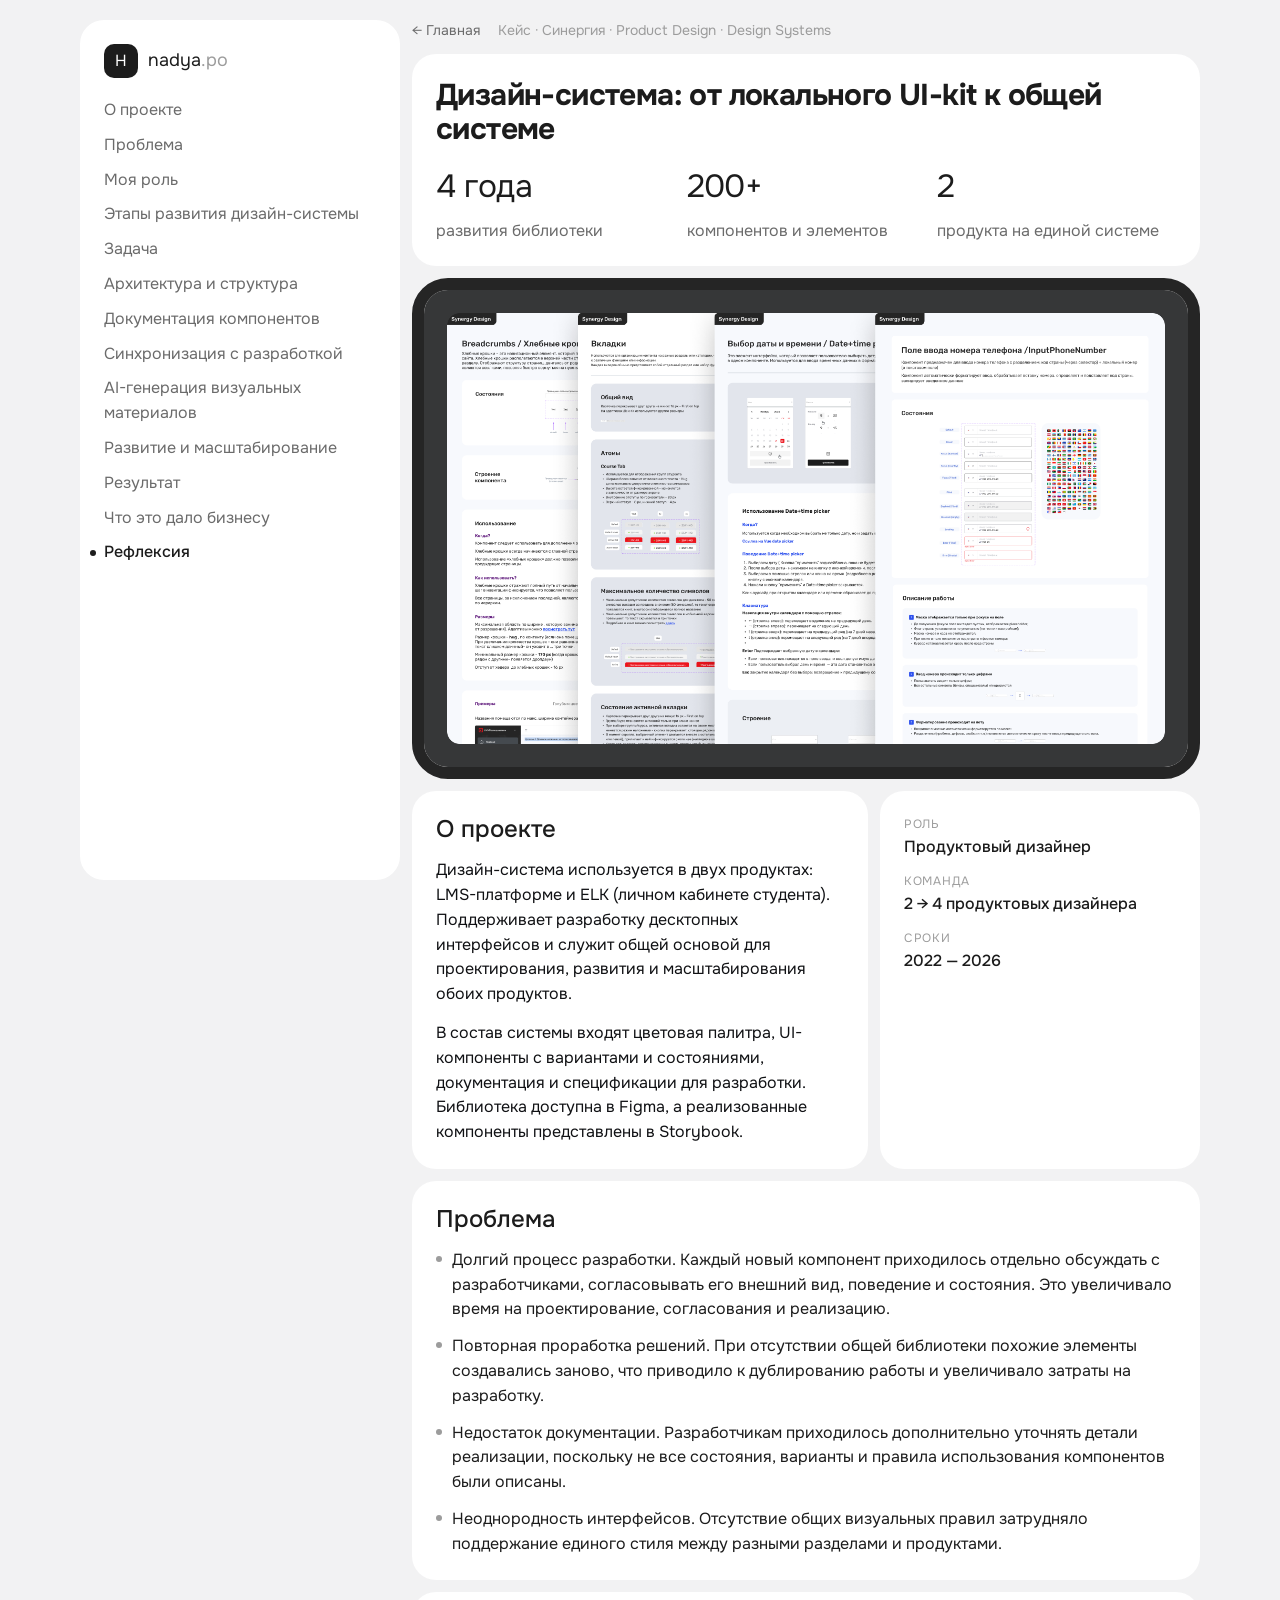
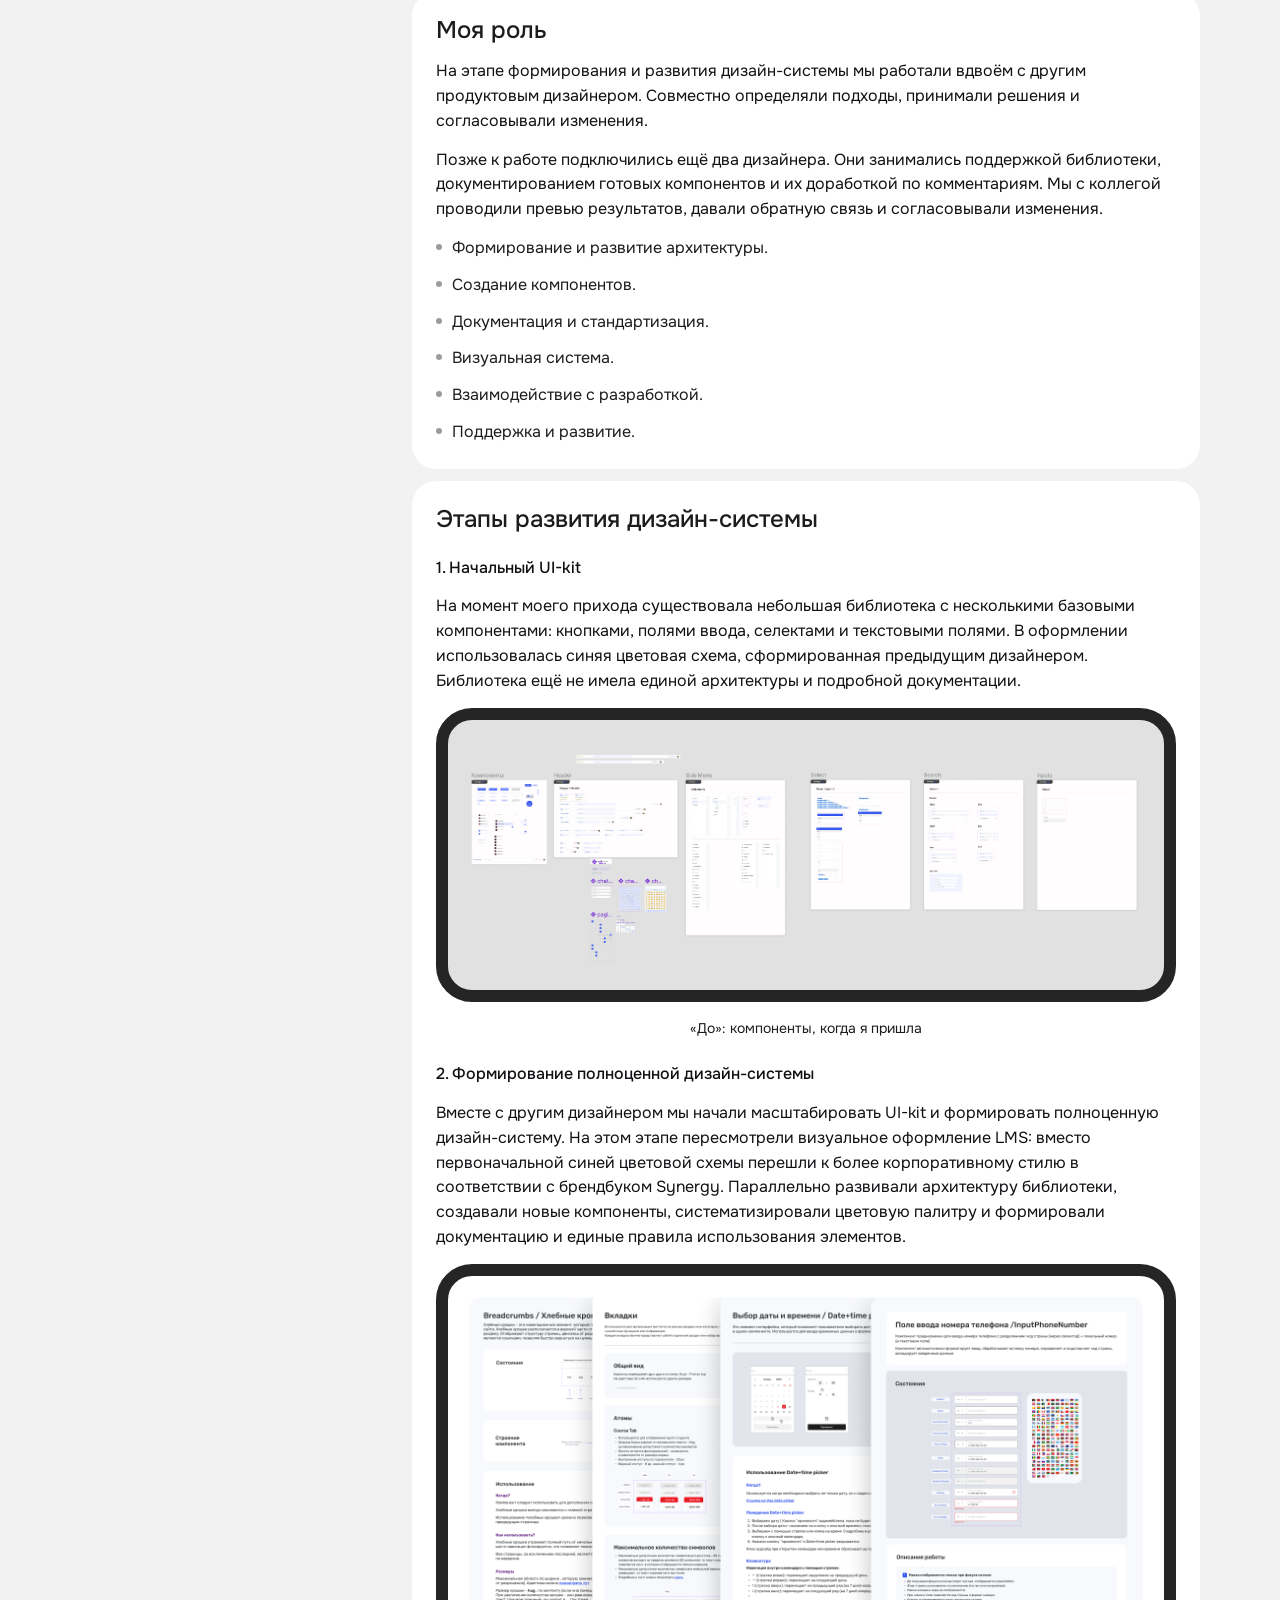
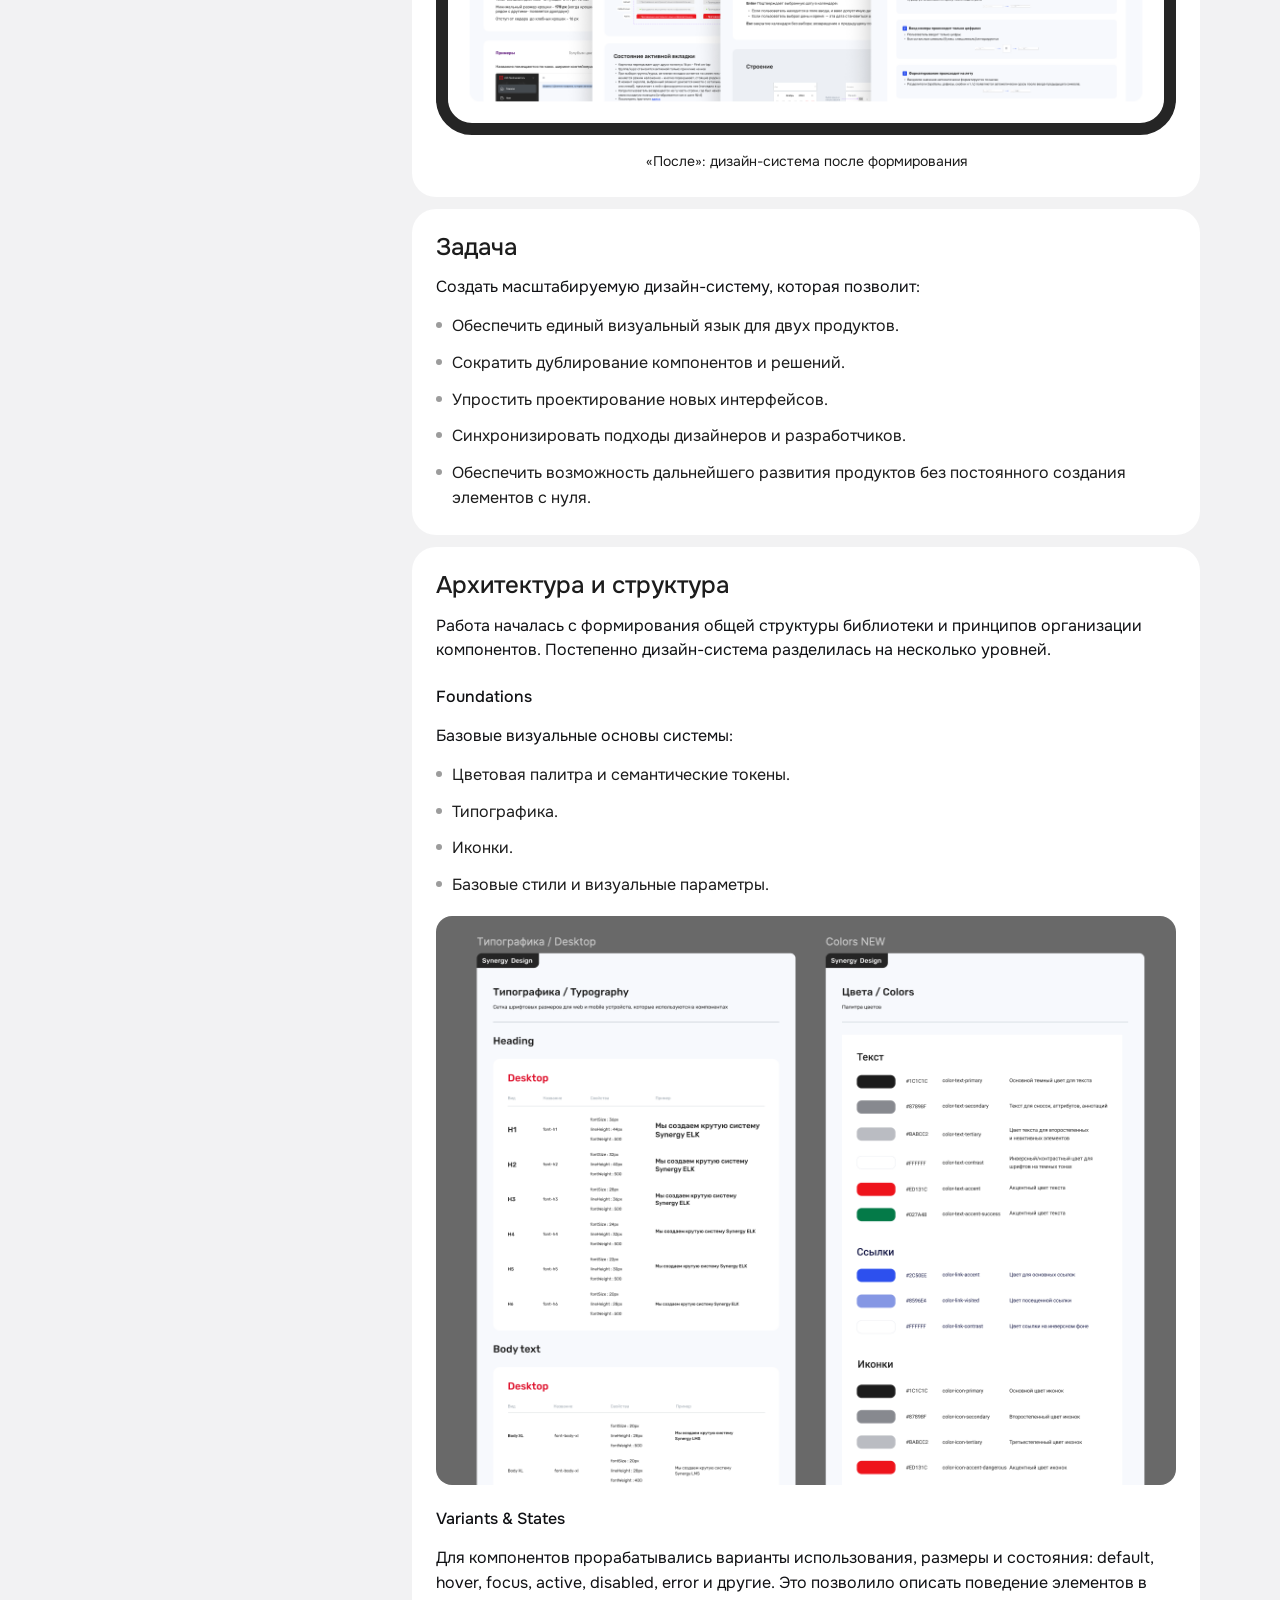
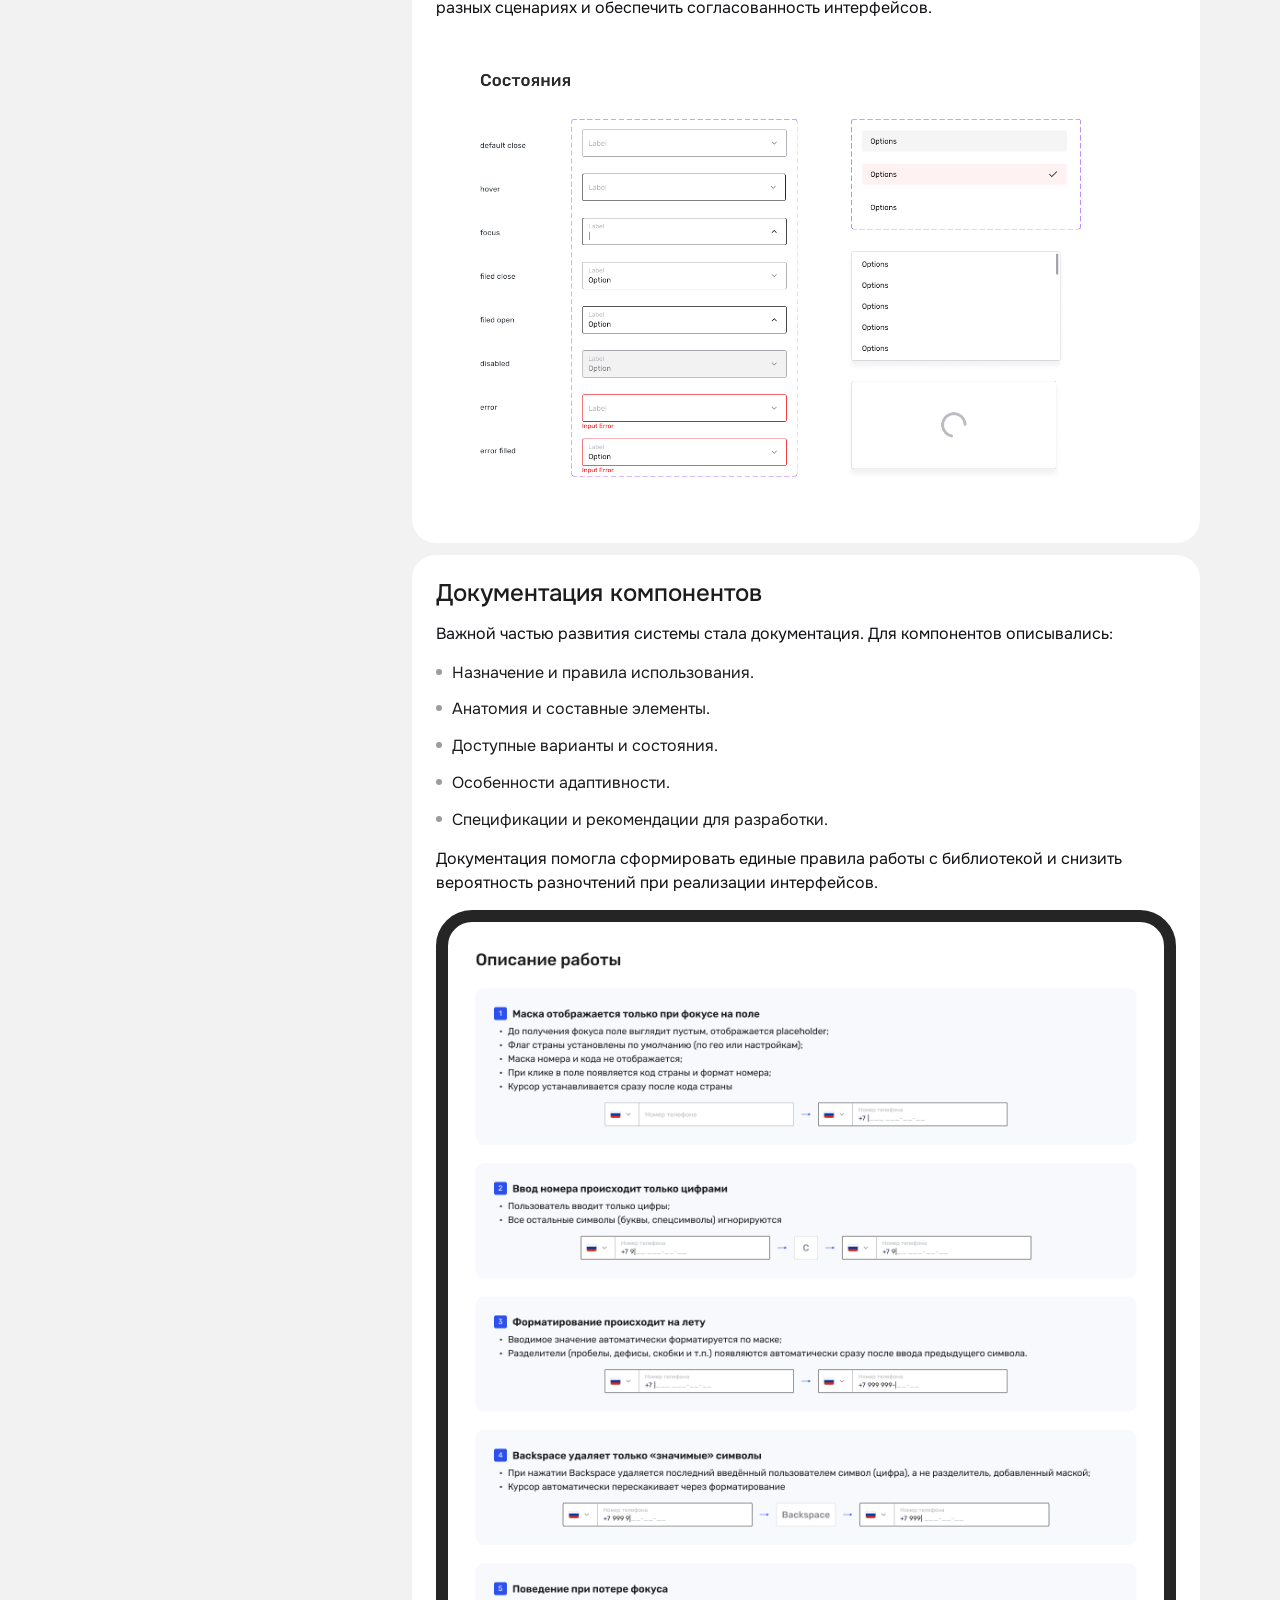
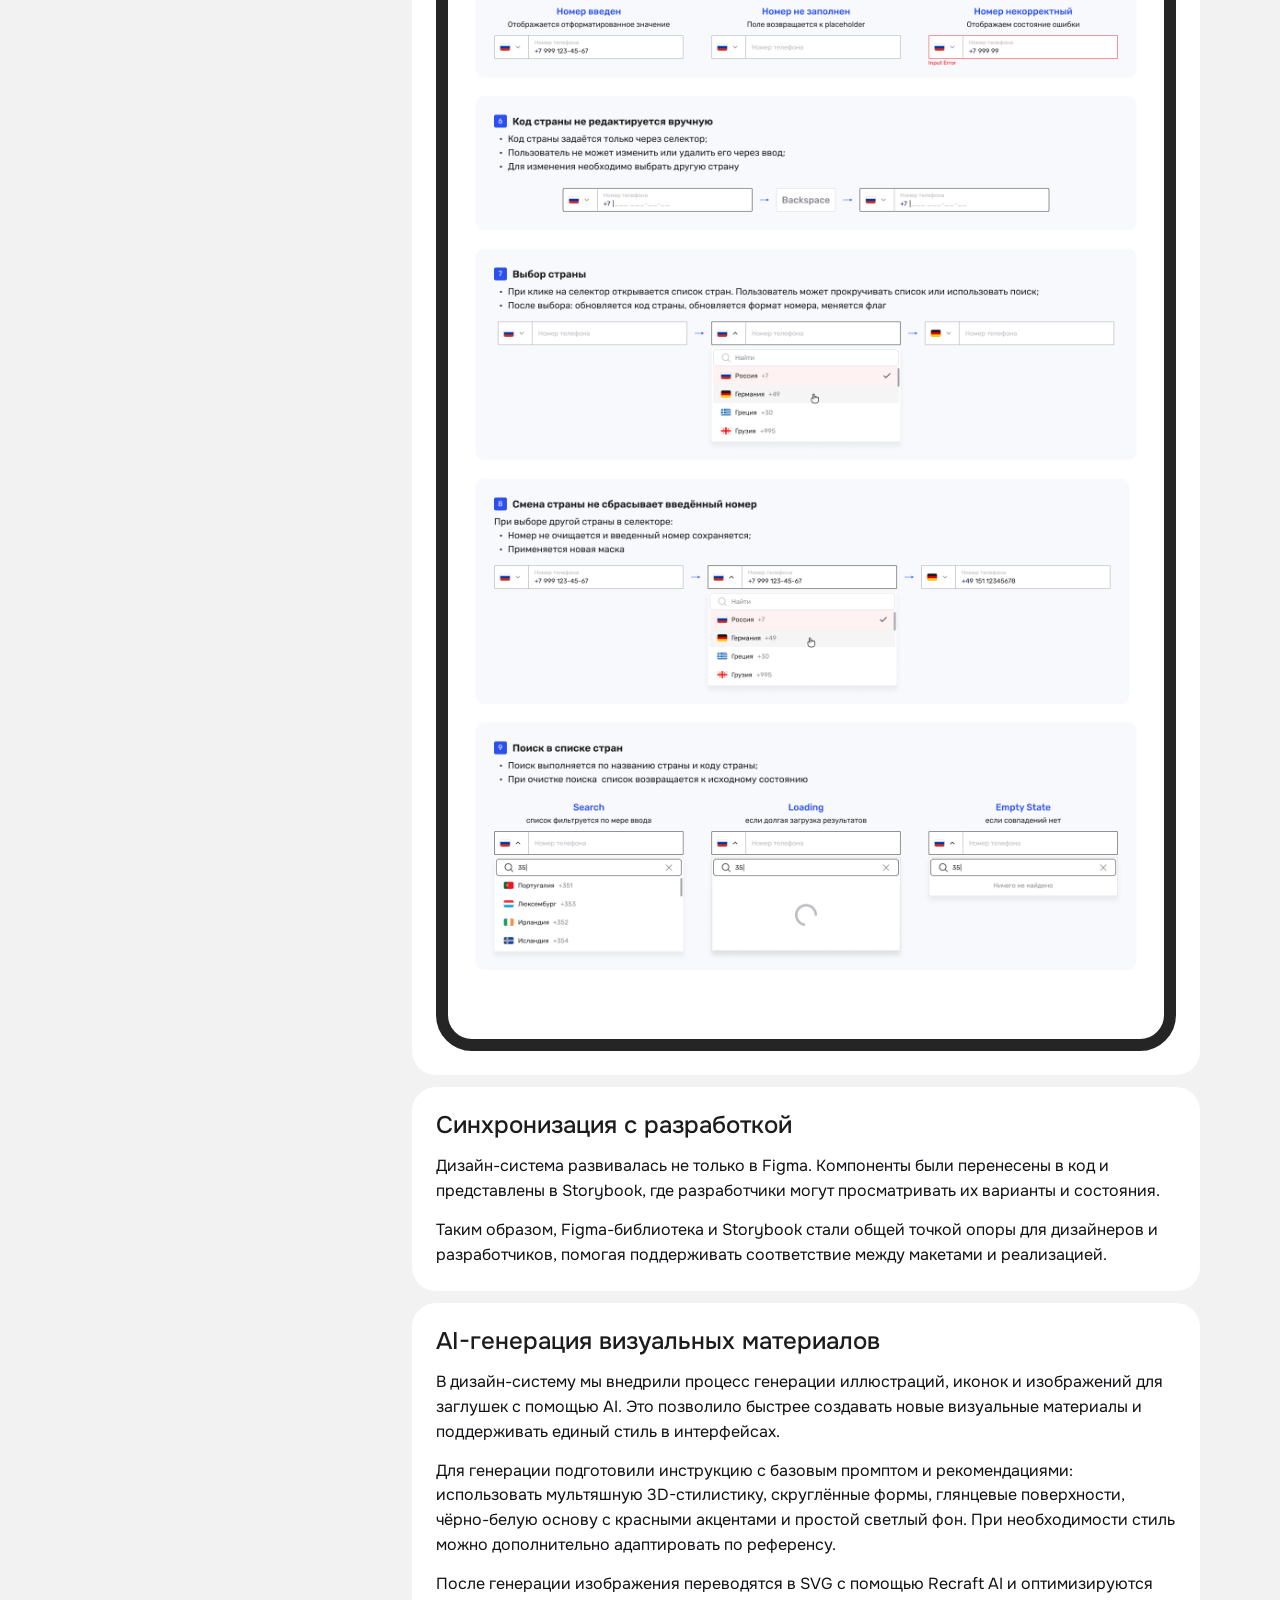
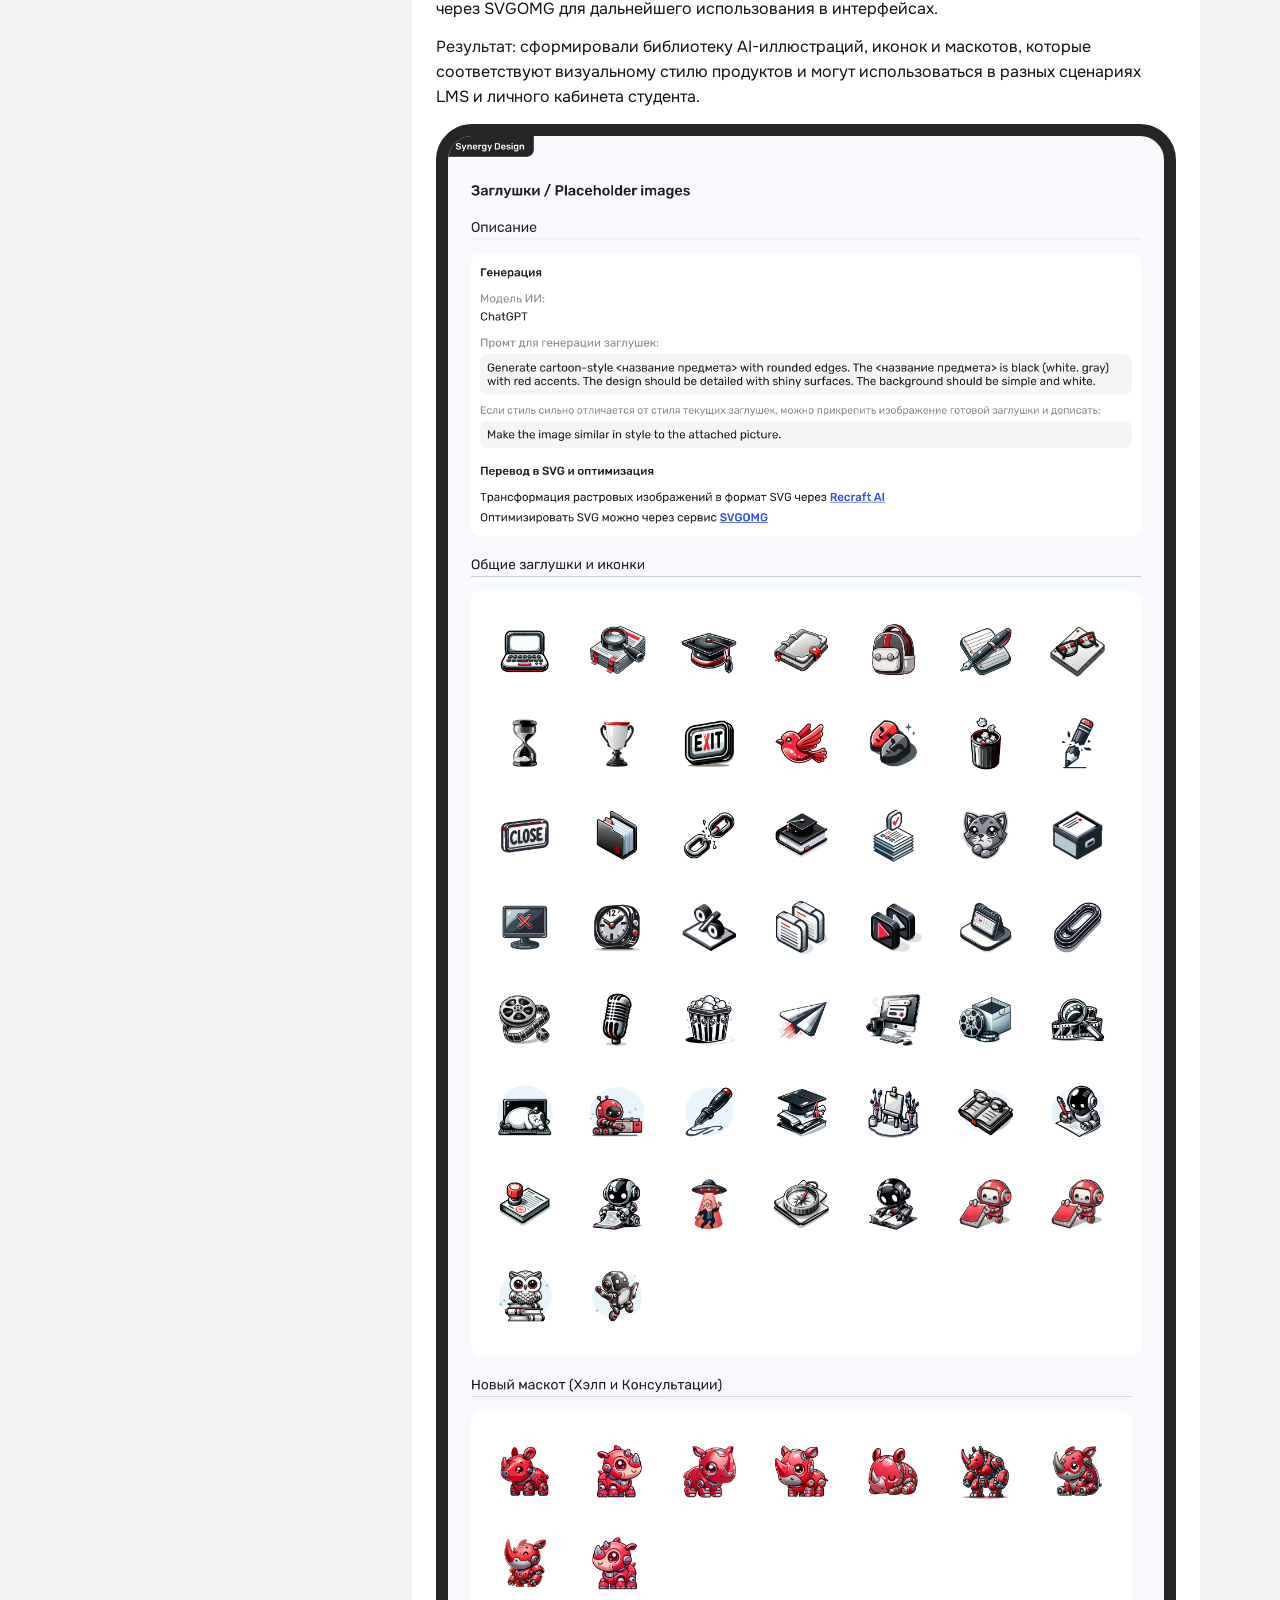
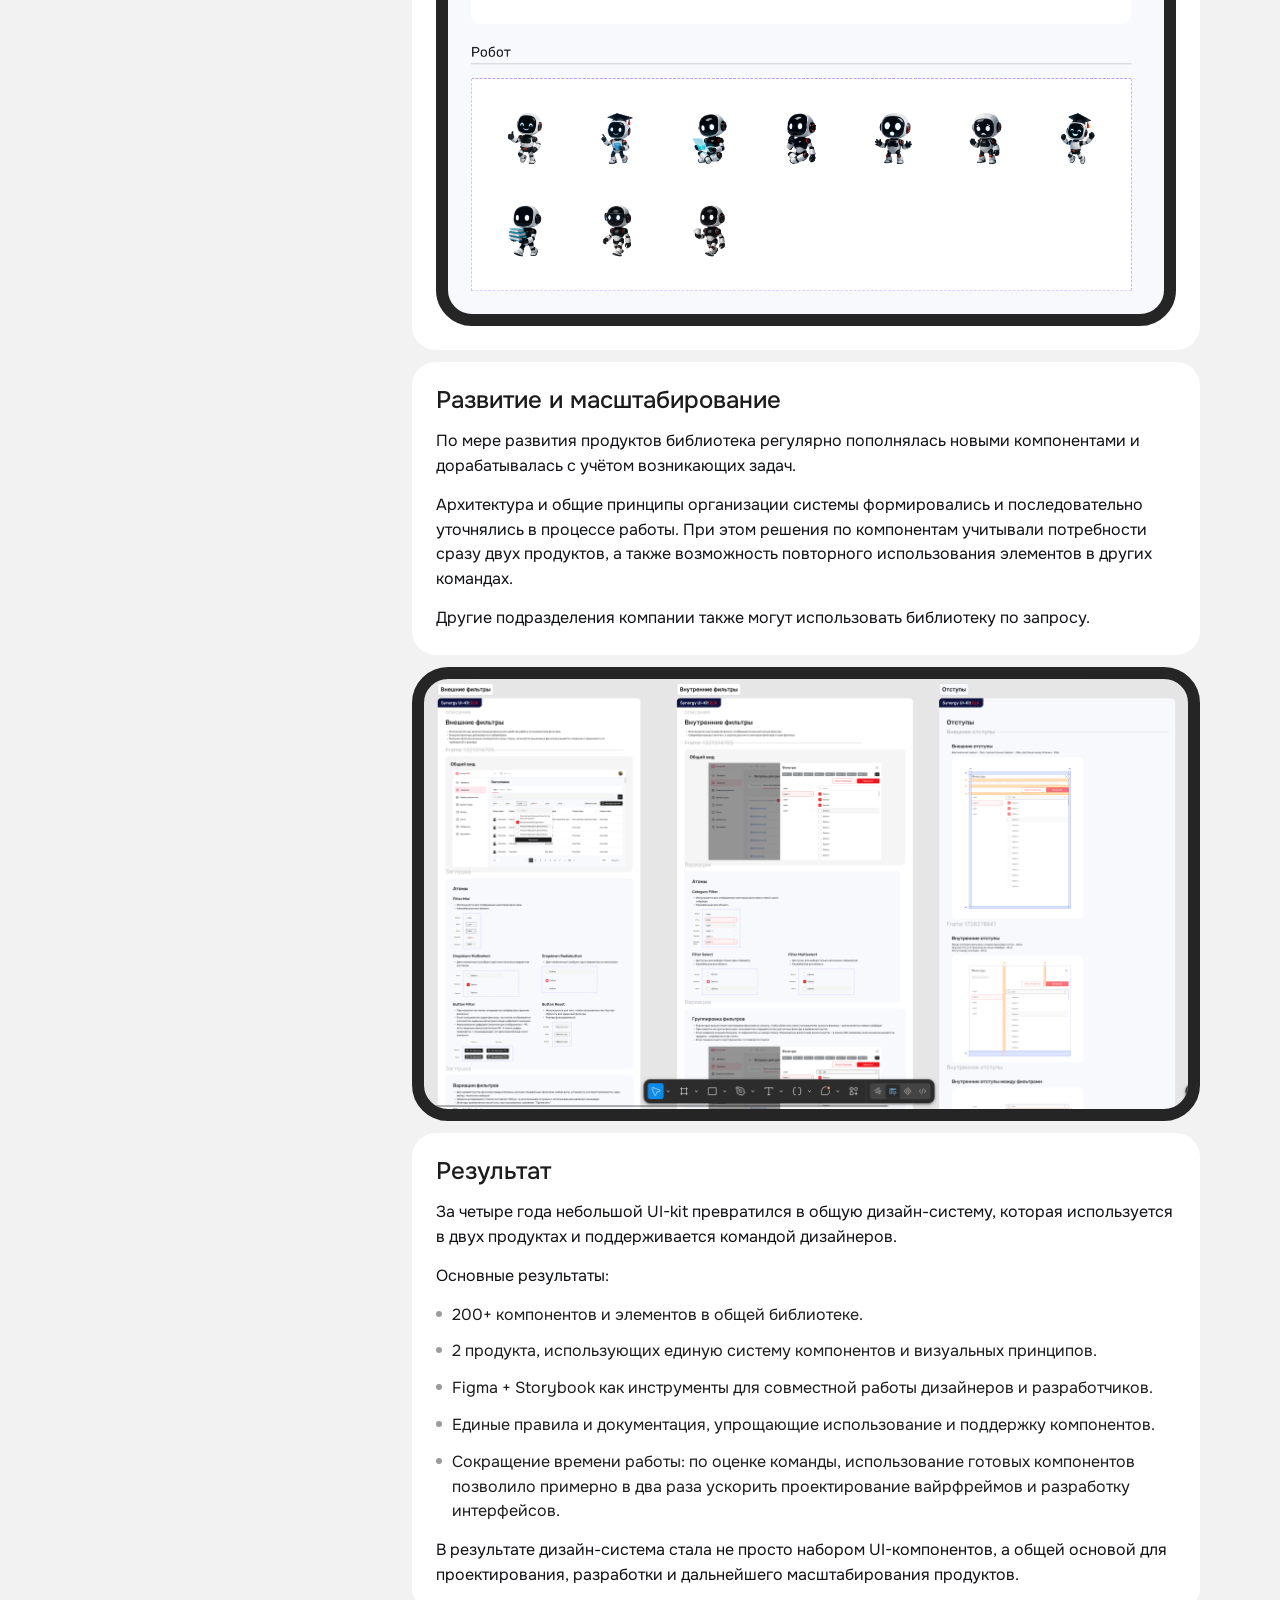
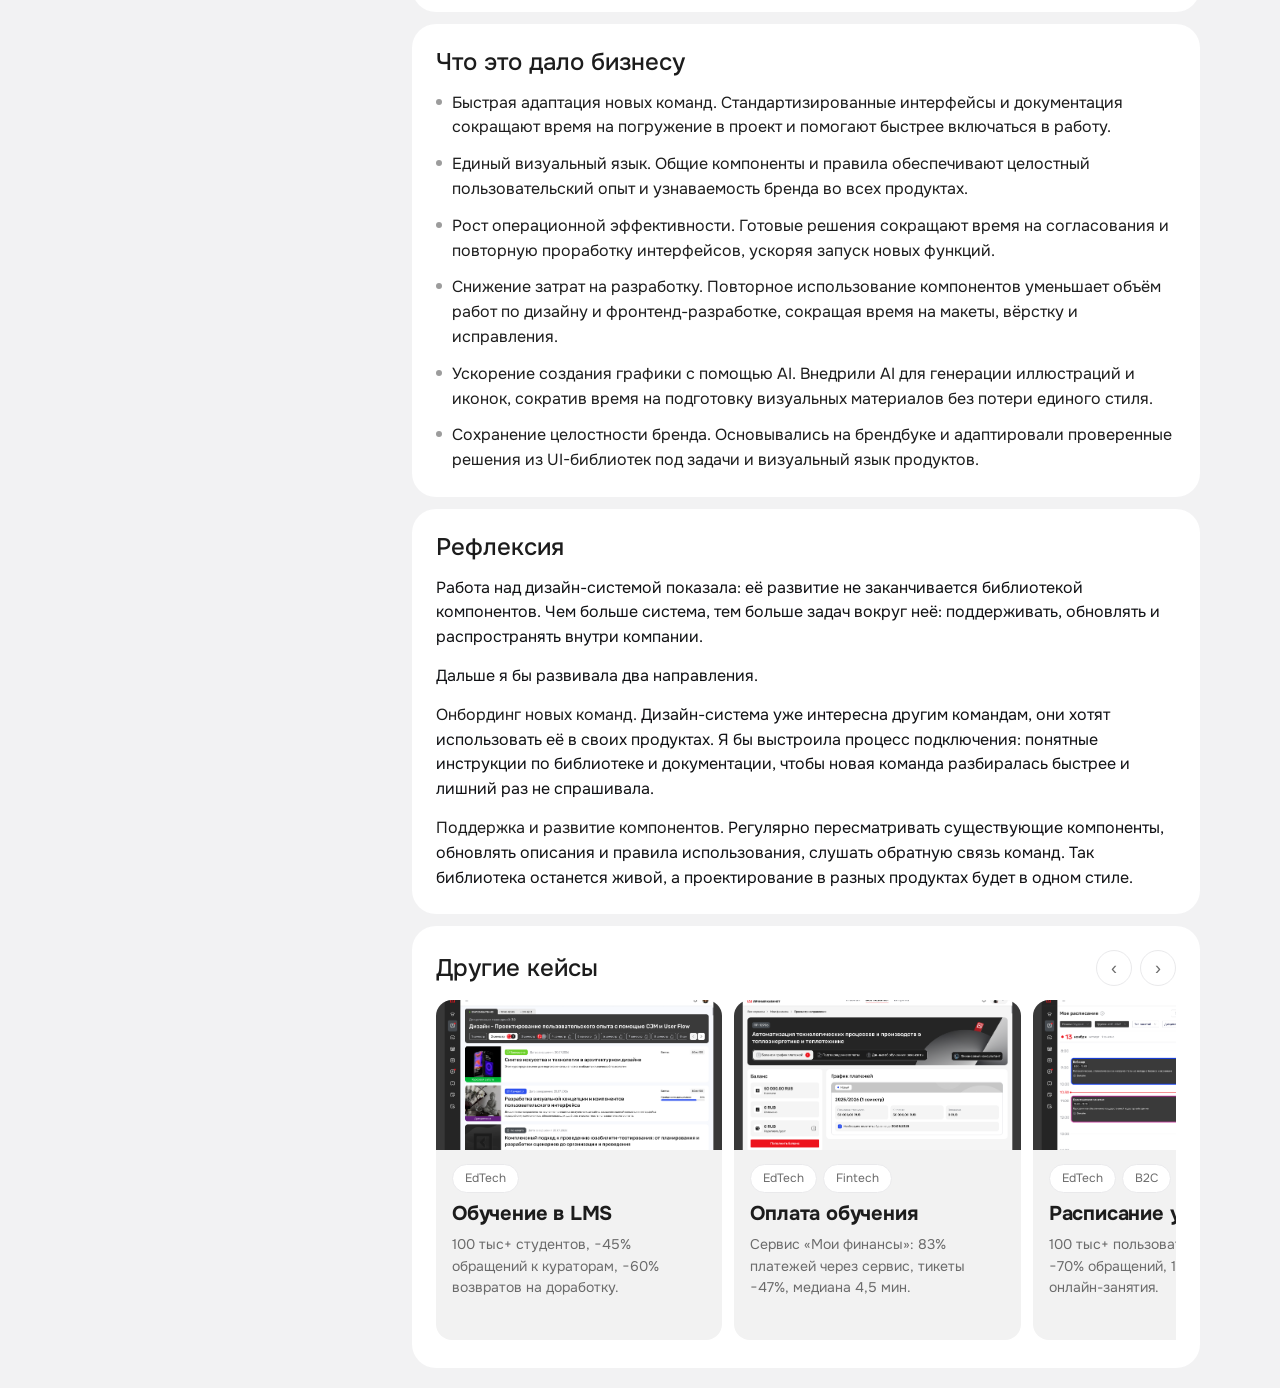
<file: case-design-system.html>
<!DOCTYPE html>
<html lang="ru">
<head>
  <meta charset="UTF-8">
  <meta name="viewport" content="width=device-width, initial-scale=1.0">
  <title>Дизайн-система — кейс · Надя Порядина</title>
  <meta name="description" content="Кейс: дизайн-система от локального UI-kit до 200+ компонентов в двух продуктах.">
  <link rel="preconnect" href="https://fonts.googleapis.com">
  <link rel="preconnect" href="https://fonts.gstatic.com" crossorigin>
  <link href="https://fonts.googleapis.com/css2?family=Onest:wght@400&display=swap" rel="stylesheet">
  <link rel="stylesheet" href="styles.css?v66">
  <style>
    #body{display:contents}
    .cell-kicker{font-size:24px;line-height:1.2;color:var(--ink);text-transform:none;letter-spacing:normal;font-weight:500}
    .list p{font-size:16px;color:var(--ink)}
    .sub-head{font-weight:500;color:var(--ink);margin-top:8px}
    @media (max-width:640px){ .nums{grid-template-columns:1fr} }
  </style>
</head>
<body>
<div class="layout">
  <aside class="side">
    <a class="logo" href="index.html" aria-label="На главную">
      <span class="logo-mark">Н</span>
      <span>nadya<em>.po</em></span>
    </a>
    <nav class="side-nav" aria-label="Разделы кейса">
      <a href="#about">О проекте</a>
      <a href="#problem">Проблема</a>
      <a href="#role">Моя роль</a>
      <a href="#stages">Этапы развития дизайн-системы</a>
      <a href="#task">Задача</a>
      <a href="#architecture">Архитектура и структура</a>
      <a href="#docs">Документация компонентов</a>
      <a href="#sync">Синхронизация с разработкой</a>
      <a href="#ai-visuals">AI-генерация визуальных материалов</a>
      <a href="#growth">Развитие и масштабирование</a>
      <a href="#result">Результат</a>
      <a href="#business">Что это дало бизнесу</a>
      <a href="#refleksiya">Рефлексия</a>
    </nav>
  </aside>
  <main class="bento">
    <div class="page-top">
      <a class="back" href="index.html">← Главная</a>
      <span class="crumb">Кейс · Синергия · Product Design · Design Systems</span>
    </div>
    <section class="cell s12" id="start">
      <h1 class="h1">Дизайн-система: от локального UI-kit к общей системе</h1>
      <div class="nums" style="grid-template-columns:repeat(3,1fr);margin-top:8px">
        <div class="num"><div class="v">4 года</div><div class="k">развития библиотеки</div></div>
        <div class="num"><div class="v">200+</div><div class="k">компонентов и элементов</div></div>
        <div class="num"><div class="v">2</div><div class="k">продукта на единой системе</div></div>
      </div>
    </section>
    <div style="grid-column:span 12">
      <img class="zoomable" src="assets/case-design-system-cover.png" alt="Дизайн-система — обложка кейса" style="cursor:zoom-in;width:calc(100% - 24px);height:auto;display:block;border-radius:24px;outline:12px solid #252525;outline-offset:0;margin:12px auto">
    </div>
    <div id="body">
    <div class="ctx-row">
    <section class="cell" id="about">
      <span class="cell-kicker">О проекте</span>
      <p class="cell-text primary">Дизайн-система используется в двух продуктах: LMS-платформе и ELK (личном кабинете студента). Поддерживает разработку десктопных интерфейсов и служит общей основой для проектирования, развития и масштабирования обоих продуктов.</p>
      <p class="cell-text primary">В состав системы входят цветовая палитра, UI-компоненты с вариантами и состояниями, документация и спецификации для разработки. Библиотека доступна в Figma, а реализованные компоненты представлены в Storybook.</p>
    </section>

    <aside class="cell">
      <div class="ctx-ci"><span>Роль</span><b>Продуктовый дизайнер</b></div>
      <div class="ctx-ci"><span>Команда</span><b>2 → 4 продуктовых дизайнера</b></div>
      <div class="ctx-ci"><span>Сроки</span><b>2022 — 2026</b></div>
    </aside>
    </div>

    <section class="cell s12" id="problem">
      <span class="cell-kicker">Проблема</span>
      <ul class="list">
        <li><p><b>Долгий процесс разработки.</b> Каждый новый компонент приходилось отдельно обсуждать с разработчиками, согласовывать его внешний вид, поведение и состояния. Это увеличивало время на проектирование, согласования и реализацию.</p></li>
        <li><p><b>Повторная проработка решений.</b> При отсутствии общей библиотеки похожие элементы создавались заново, что приводило к дублированию работы и увеличивало затраты на разработку.</p></li>
        <li><p><b>Недостаток документации.</b> Разработчикам приходилось дополнительно уточнять детали реализации, поскольку не все состояния, варианты и правила использования компонентов были описаны.</p></li>
        <li><p><b>Неоднородность интерфейсов.</b> Отсутствие общих визуальных правил затрудняло поддержание единого стиля между разными разделами и продуктами.</p></li>
      </ul>
    </section>
    <section class="cell s12" id="role">
      <span class="cell-kicker">Моя роль</span>
      <p class="cell-text primary">На этапе формирования и развития дизайн-системы мы работали вдвоём с другим продуктовым дизайнером. Совместно определяли подходы, принимали решения и согласовывали изменения.</p>
      <p class="cell-text primary">Позже к работе подключились ещё два дизайнера. Они занимались поддержкой библиотеки, документированием готовых компонентов и их доработкой по комментариям. Мы с коллегой проводили превью результатов, давали обратную связь и согласовывали изменения.</p>
      <ul class="list">
        <li><p>Формирование и развитие архитектуры.</p></li>
        <li><p>Создание компонентов.</p></li>
        <li><p>Документация и стандартизация.</p></li>
        <li><p>Визуальная система.</p></li>
        <li><p>Взаимодействие с разработкой.</p></li>
        <li><p>Поддержка и развитие.</p></li>
      </ul>
    </section>

    <section class="cell s12" id="stages">
      <span class="cell-kicker">Этапы развития дизайн-системы</span>
      <p class="cell-text primary sub-head">1. Начальный UI-kit</p>
      <p class="cell-text primary">На момент моего прихода существовала небольшая библиотека с несколькими базовыми компонентами: кнопками, полями ввода, селектами и текстовыми полями. В оформлении использовалась синяя цветовая схема, сформированная предыдущим дизайнером. Библиотека ещё не имела единой архитектуры и подробной документации.</p>
      <img class="zoomable" src="assets/case-ds-stage1-before.png" alt="Начальный UI-kit: компоненты до работы над дизайн-системой" style="cursor:zoom-in;width:calc(100% - 24px);height:auto;display:block;border-radius:24px;outline:12px solid #252525;outline-offset:0;margin:12px auto">
      <div style="text-align:center;font-size:14px;color:var(--ink);padding-top:2px">«До»: компоненты, когда я пришла</div>
      <p class="cell-text primary sub-head">2. Формирование полноценной дизайн-системы</p>
      <p class="cell-text primary">Вместе с другим дизайнером мы начали масштабировать UI-kit и формировать полноценную дизайн-систему. На этом этапе пересмотрели визуальное оформление LMS: вместо первоначальной синей цветовой схемы перешли к более корпоративному стилю в соответствии с брендбуком Synergy. Параллельно развивали архитектуру библиотеки, создавали новые компоненты, систематизировали цветовую палитру и формировали документацию и единые правила использования элементов.</p>
      <img class="zoomable" src="assets/case-ds-stage2-after.png" alt="Дизайн-система после формирования" style="cursor:zoom-in;width:calc(100% - 24px);height:auto;display:block;border-radius:24px;outline:12px solid #252525;outline-offset:0;margin:12px auto">
      <div style="text-align:center;font-size:14px;color:var(--ink);padding-top:2px">«После»: дизайн-система после формирования</div>
    </section>

    <section class="cell s12" id="task">
      <span class="cell-kicker">Задача</span>
      <p class="cell-text primary">Создать масштабируемую дизайн-систему, которая позволит:</p>
      <ul class="list">
        <li><p>Обеспечить единый визуальный язык для двух продуктов.</p></li>
        <li><p>Сократить дублирование компонентов и решений.</p></li>
        <li><p>Упростить проектирование новых интерфейсов.</p></li>
        <li><p>Синхронизировать подходы дизайнеров и разработчиков.</p></li>
        <li><p>Обеспечить возможность дальнейшего развития продуктов без постоянного создания элементов с нуля.</p></li>
      </ul>
    </section>
    <section class="cell s12" id="architecture">
      <span class="cell-kicker">Архитектура и структура</span>
      <p class="cell-text primary">Работа началась с формирования общей структуры библиотеки и принципов организации компонентов. Постепенно дизайн-система разделилась на несколько уровней.</p>
      <p class="cell-text primary sub-head">Foundations</p>
      <p class="cell-text primary">Базовые визуальные основы системы:</p>
      <ul class="list">
        <li><p>Цветовая палитра и семантические токены.</p></li>
        <li><p>Типографика.</p></li>
        <li><p>Иконки.</p></li>
        <li><p>Базовые стили и визуальные параметры.</p></li>
      </ul>
      <img class="zoomable" src="assets/case-design-system-foundations.png" alt="Foundations: базовые визуальные основы системы" style="cursor:zoom-in;width:100%;height:auto;display:block;border-radius:16px;margin-top:4px">
      <p class="cell-text primary sub-head">Variants &amp; States</p>
      <p class="cell-text primary">Для компонентов прорабатывались варианты использования, размеры и состояния: default, hover, focus, active, disabled, error и другие. Это позволило описать поведение элементов в разных сценариях и обеспечить согласованность интерфейсов.</p>
      <img class="zoomable" src="assets/case-design-system-states.png" alt="Состояния компонента: default, hover, focus, active, disabled, error" style="cursor:zoom-in;width:100%;height:auto;display:block;border-radius:16px;margin-top:4px">
    </section>
    <section class="cell s12" id="docs">
      <span class="cell-kicker">Документация компонентов</span>
      <p class="cell-text primary">Важной частью развития системы стала документация. Для компонентов описывались:</p>
      <ul class="list">
        <li><p>Назначение и правила использования.</p></li>
        <li><p>Анатомия и составные элементы.</p></li>
        <li><p>Доступные варианты и состояния.</p></li>
        <li><p>Особенности адаптивности.</p></li>
        <li><p>Спецификации и рекомендации для разработки.</p></li>
      </ul>
      <p class="cell-text primary">Документация помогла сформировать единые правила работы с библиотекой и снизить вероятность разночтений при реализации интерфейсов.</p>
      <img class="zoomable" src="assets/case-design-system-docs.png" alt="Описание работы с компонентом в документации" style="cursor:zoom-in;width:calc(100% - 24px);height:auto;display:block;border-radius:24px;outline:12px solid #252525;outline-offset:0;margin:12px auto">
    </section>
    <section class="cell s12" id="sync">
      <span class="cell-kicker">Синхронизация с разработкой</span>
      <p class="cell-text primary">Дизайн-система развивалась не только в Figma. Компоненты были перенесены в код и представлены в Storybook, где разработчики могут просматривать их варианты и состояния.</p>
      <p class="cell-text primary">Таким образом, Figma-библиотека и Storybook стали общей точкой опоры для дизайнеров и разработчиков, помогая поддерживать соответствие между макетами и реализацией.</p>
    </section>
    <section class="cell s12" id="ai-visuals">
      <span class="cell-kicker">AI-генерация визуальных материалов</span>
      <p class="cell-text primary">В дизайн-систему мы внедрили процесс генерации иллюстраций, иконок и изображений для заглушек с помощью AI. Это позволило быстрее создавать новые визуальные материалы и поддерживать единый стиль в интерфейсах.</p>
      <p class="cell-text primary">Для генерации подготовили инструкцию с базовым промптом и рекомендациями: использовать мультяшную 3D-стилистику, скруглённые формы, глянцевые поверхности, чёрно-белую основу с красными акцентами и простой светлый фон. При необходимости стиль можно дополнительно адаптировать по референсу.</p>
      <p class="cell-text primary">После генерации изображения переводятся в SVG с помощью Recraft AI и оптимизируются через SVGOMG для дальнейшего использования в интерфейсах.</p>
      <p class="cell-text primary"><b>Результат:</b> сформировали библиотеку AI-иллюстраций, иконок и маскотов, которые соответствуют визуальному стилю продуктов и могут использоваться в разных сценариях LMS и личного кабинета студента.</p>
      <img class="zoomable" src="assets/case-ds-ai-illustrations.png" alt="AI-генерация: библиотека иллюстраций и заглушек" style="cursor:zoom-in;width:calc(100% - 24px);height:auto;display:block;border-radius:24px;outline:12px solid #252525;outline-offset:0;margin:12px auto">
    </section>

    <section class="cell s12" id="growth">
      <span class="cell-kicker">Развитие и масштабирование</span>
      <p class="cell-text primary">По мере развития продуктов библиотека регулярно пополнялась новыми компонентами и дорабатывалась с учётом возникающих задач.</p>
      <p class="cell-text primary">Архитектура и общие принципы организации системы формировались и последовательно уточнялись в процессе работы. При этом решения по компонентам учитывали потребности сразу двух продуктов, а также возможность повторного использования элементов в других командах.</p>
      <p class="cell-text primary">Другие подразделения компании также могут использовать библиотеку по запросу.</p>
    </section>
    <div style="grid-column:span 12">
      <img class="zoomable" src="assets/case-design-system-storybook.png" alt="Дизайн-система: библиотека компонентов" style="cursor:zoom-in;width:calc(100% - 24px);height:auto;display:block;border-radius:24px;outline:12px solid #252525;outline-offset:0;margin:12px auto">
    </div>
    <section class="cell s12" id="result">
      <span class="cell-kicker">Результат</span>
      <p class="cell-text primary">За четыре года небольшой UI-kit превратился в общую дизайн-систему, которая используется в двух продуктах и поддерживается командой дизайнеров.</p>
      <p class="cell-text primary">Основные результаты:</p>
      <ul class="list">
        <li><p><b>200+ компонентов и элементов</b> в общей библиотеке.</p></li>
        <li><p><b>2 продукта</b>, использующих единую систему компонентов и визуальных принципов.</p></li>
        <li><p><b>Figma + Storybook</b> как инструменты для совместной работы дизайнеров и разработчиков.</p></li>
        <li><p><b>Единые правила и документация</b>, упрощающие использование и поддержку компонентов.</p></li>
        <li><p><b>Сокращение времени работы:</b> по оценке команды, использование готовых компонентов позволило примерно в два раза ускорить проектирование вайрфреймов и разработку интерфейсов.</p></li>
      </ul>
      <p class="cell-text primary">В результате дизайн-система стала не просто набором UI-компонентов, а общей основой для проектирования, разработки и дальнейшего масштабирования продуктов.</p>
    </section>
    <section class="cell s12" id="business">
      <span class="cell-kicker">Что это дало бизнесу</span>
      <ul class="list">
        <li><p><b>Быстрая адаптация новых команд.</b> Стандартизированные интерфейсы и документация сокращают время на погружение в проект и помогают быстрее включаться в работу.</p></li>
        <li><p><b>Единый визуальный язык.</b> Общие компоненты и правила обеспечивают целостный пользовательский опыт и узнаваемость бренда во всех продуктах.</p></li>
        <li><p><b>Рост операционной эффективности.</b> Готовые решения сокращают время на согласования и повторную проработку интерфейсов, ускоряя запуск новых функций.</p></li>
        <li><p><b>Снижение затрат на разработку.</b> Повторное использование компонентов уменьшает объём работ по дизайну и фронтенд-разработке, сокращая время на макеты, вёрстку и исправления.</p></li>
        <li><p><b>Ускорение создания графики с помощью AI.</b> Внедрили AI для генерации иллюстраций и иконок, сократив время на подготовку визуальных материалов без потери единого стиля.</p></li>
        <li><p><b>Сохранение целостности бренда.</b> Основывались на брендбуке и адаптировали проверенные решения из UI-библиотек под задачи и визуальный язык продуктов.</p></li>
      </ul>
    </section>

    <section class="cell s12" id="refleksiya">
      <span class="cell-kicker">Рефлексия</span>
      <p class="cell-text primary">Работа над дизайн-системой показала: её развитие не заканчивается библиотекой компонентов. Чем больше система, тем больше задач вокруг неё: поддерживать, обновлять и распространять внутри компании.</p>
      <p class="cell-text primary">Дальше я бы развивала два направления.</p>
      <p class="cell-text primary"><b>Онбординг новых команд.</b> Дизайн-система уже интересна другим командам, они хотят использовать её в своих продуктах. Я бы выстроила процесс подключения: понятные инструкции по библиотеке и документации, чтобы новая команда разбиралась быстрее и лишний раз не спрашивала.</p>
      <p class="cell-text primary"><b>Поддержка и развитие компонентов.</b> Регулярно пересматривать существующие компоненты, обновлять описания и правила использования, слушать обратную связь команд. Так библиотека останется живой, а проектирование в разных продуктах будет в одном стиле.</p>
    </section>
    </div>
      <section class="cell s12">
      <div class="slider-head">
        <span class="cell-kicker">Другие кейсы</span>
        <div class="slider-nav">
          <button type="button" data-dir="-1" aria-label="Назад">‹</button>
          <button type="button" data-dir="1" aria-label="Вперёд">›</button>
        </div>
      </div>
      <div class="slider" id="casesSlider">
        <a class="slider-card" href="case-obuchenie.html">
          <div class="sl-cover"><img src="assets/case-obuchenie-cover.png" alt="Обучение в LMS"></div>
          <div class="sl-body">
            <div class="proj-meta" style="position:static;opacity:1"><span class="tag">EdTech</span></div>
            <h3 class="cell-title">Обучение в LMS</h3>
            <p class="proj-desc">100 тыс+ студентов, −45% обращений к кураторам, −60% возвратов на доработку.</p>
          </div>
        </a>
        <a class="slider-card" href="case-oplata.html">
          <div class="sl-cover"><img src="assets/case-oplata-cover.png" alt="Оплата обучения"></div>
          <div class="sl-body">
            <div class="proj-meta" style="position:static;opacity:1"><span class="tag">EdTech</span><span class="tag">Fintech</span></div>
            <h3 class="cell-title">Оплата обучения</h3>
            <p class="proj-desc">Сервис «Мои финансы»: 83% платежей через сервис, тикеты −47%, медиана 4,5 мин.</p>
          </div>
        </a>
        <a class="slider-card" href="case-raspisanie.html">
          <div class="sl-cover"><img src="assets/case-raspisanie-cover.png" alt="Расписание университета"></div>
          <div class="sl-body">
            <div class="proj-meta" style="position:static;opacity:1"><span class="tag">EdTech</span><span class="tag">B2C</span></div>
            <h3 class="cell-title">Расписание университета</h3>
            <p class="proj-desc">100 тыс+ пользователей в месяц, −70% обращений, 12 000 переходов в онлайн-занятия.</p>
          </div>
        </a>
        <a class="slider-card" href="case-konstruktor.html">
          <div class="sl-cover"><img src="assets/case-konstruktor-cover.png" alt="Конструктор курсов в LMS"></div>
          <div class="sl-body">
            <div class="proj-meta" style="position:static;opacity:1"><span class="tag">EdTech</span><span class="tag">B2B</span></div>
            <h3 class="cell-title">Конструктор курсов в LMS</h3>
            <p class="proj-desc">1875 курсов создано, 31 подразделение, 73,3% доходят до публикации.</p>
          </div>
        </a>
      </div>
    </section>
  </main>
</div>
<script src="app.js?v11"></script>
</body>
</html>
</file>
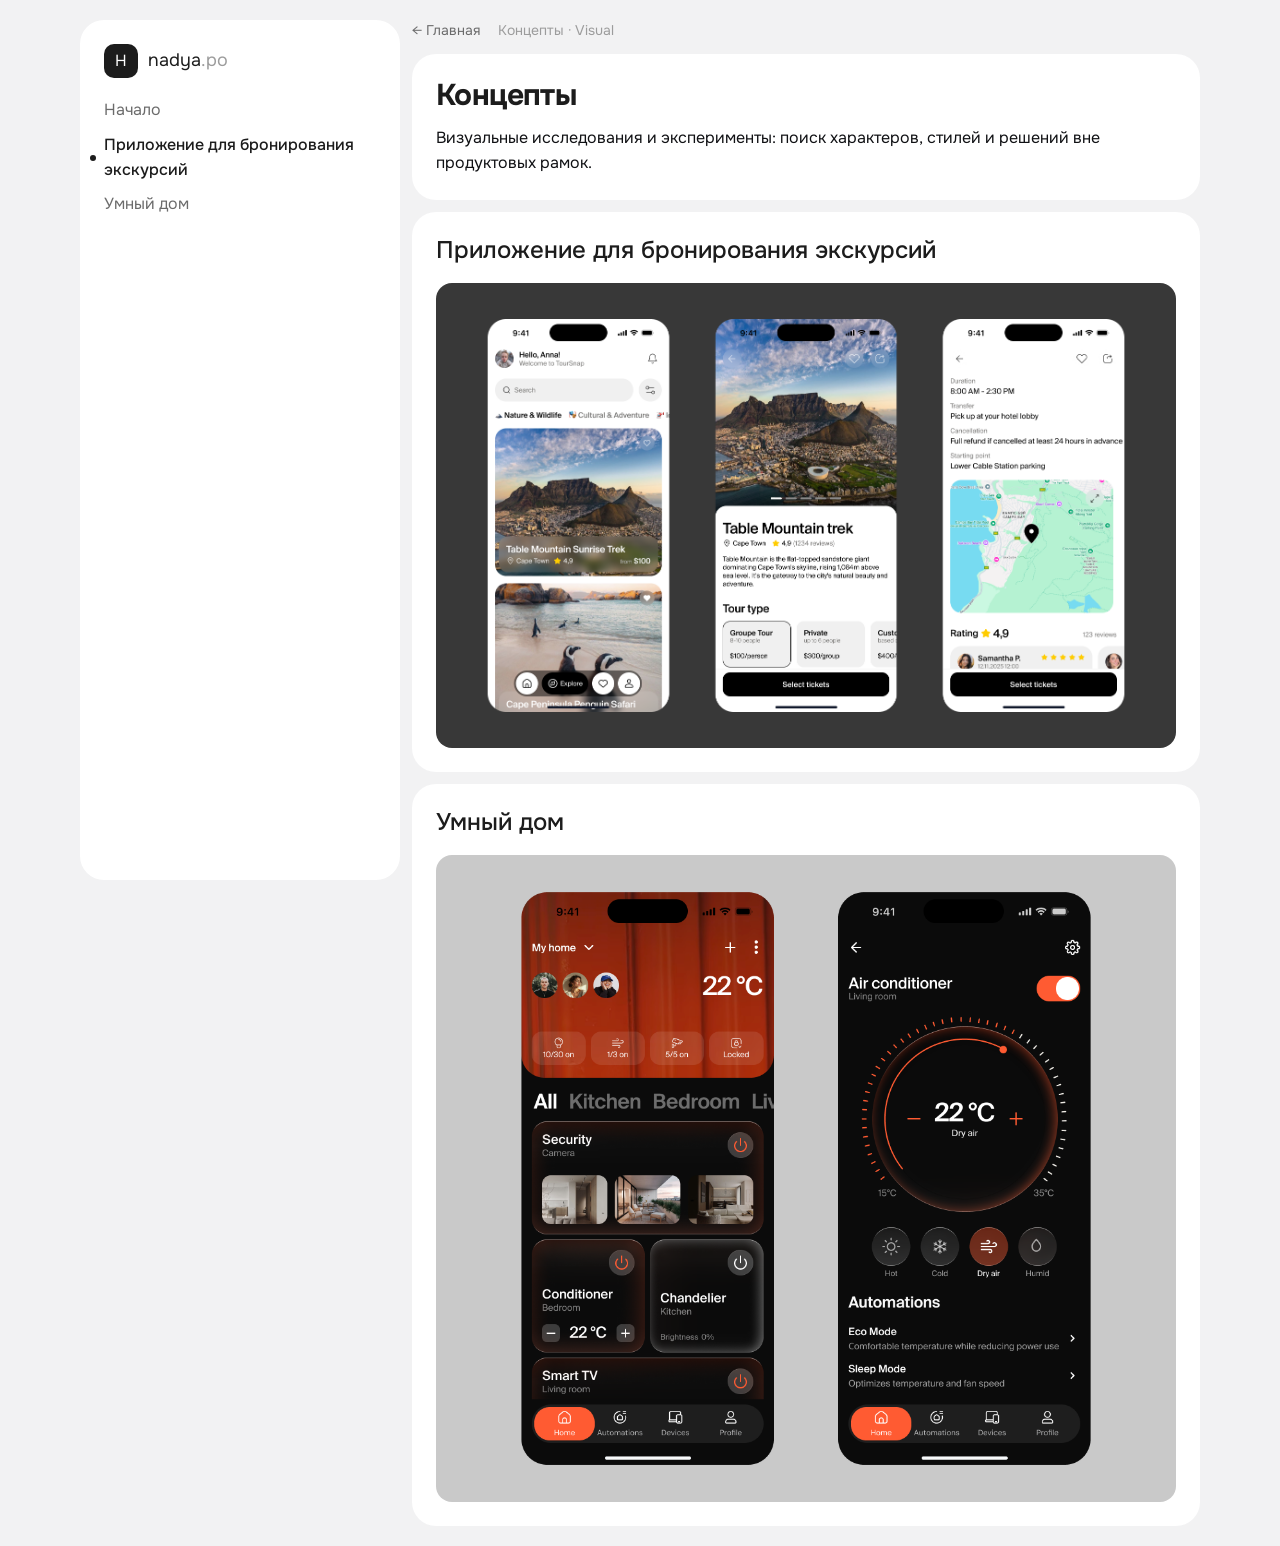
<file: case-koncepty.html>
<!DOCTYPE html>
<html lang="ru">
<head>
  <meta charset="UTF-8">
  <meta name="viewport" content="width=device-width, initial-scale=1.0">
  <title>Концепты — кейс · Надя Порядина</title>
  <meta name="description" content="Концепты: визуальные исследования и эксперименты.">
  <link rel="preconnect" href="https://fonts.googleapis.com">
  <link rel="preconnect" href="https://fonts.gstatic.com" crossorigin>
  <link href="https://fonts.googleapis.com/css2?family=Onest:wght@400&display=swap" rel="stylesheet">
  <link rel="stylesheet" href="styles.css?v66">
  <style>#body{display:contents}
  .cell-kicker{font-size:24px;line-height:1.2;color:var(--ink);text-transform:none;letter-spacing:normal;font-weight:500}
    .list p{font-size:16px;color:var(--ink)}
  </style>
</head>
<body>
<div class="layout">
  <aside class="side">
    <a class="logo" href="index.html" aria-label="На главную">
      <span class="logo-mark">Н</span>
      <span>nadya<em>.po</em></span>
    </a>
    <nav class="side-nav" aria-label="Разделы">
      <a href="#start">Начало</a>
      <a href="#tours">Приложение для бронирования экскурсий</a>
      <a href="#smart-home">Умный дом</a>
    </nav>
  </aside>
  <main class="bento">
    <div class="page-top">
      <a class="back" href="index.html">← Главная</a>
      <span class="crumb">Концепты · Visual</span>
    </div>
    <div id="body">
    <section class="cell s12" id="start">
      <h1 class="h1">Концепты</h1>
      <p class="cell-text primary">Визуальные исследования и эксперименты: поиск характеров, стилей и решений вне продуктовых рамок.</p>
    </section>

    <section class="cell s12" id="tours">
      <span class="cell-kicker">Приложение для бронирования экскурсий</span>
      <img class="zoomable" src="assets/case-koncepty-tours.png" alt="Концепт приложения для бронирования экскурсий" style="cursor:zoom-in;width:100%;height:auto;display:block;border-radius:16px;margin-top:4px">
    </section>

    <section class="cell s12" id="smart-home">
      <span class="cell-kicker">Умный дом</span>
      <img class="zoomable" src="assets/case-koncepty-smart-home.png" alt="Концепт умного дома" style="cursor:zoom-in;width:100%;height:auto;display:block;border-radius:16px;margin-top:4px">
    </section>
    </div>
  </main>
</div>
<script src="app.js?v11"></script>
</body>
</html>
</file>
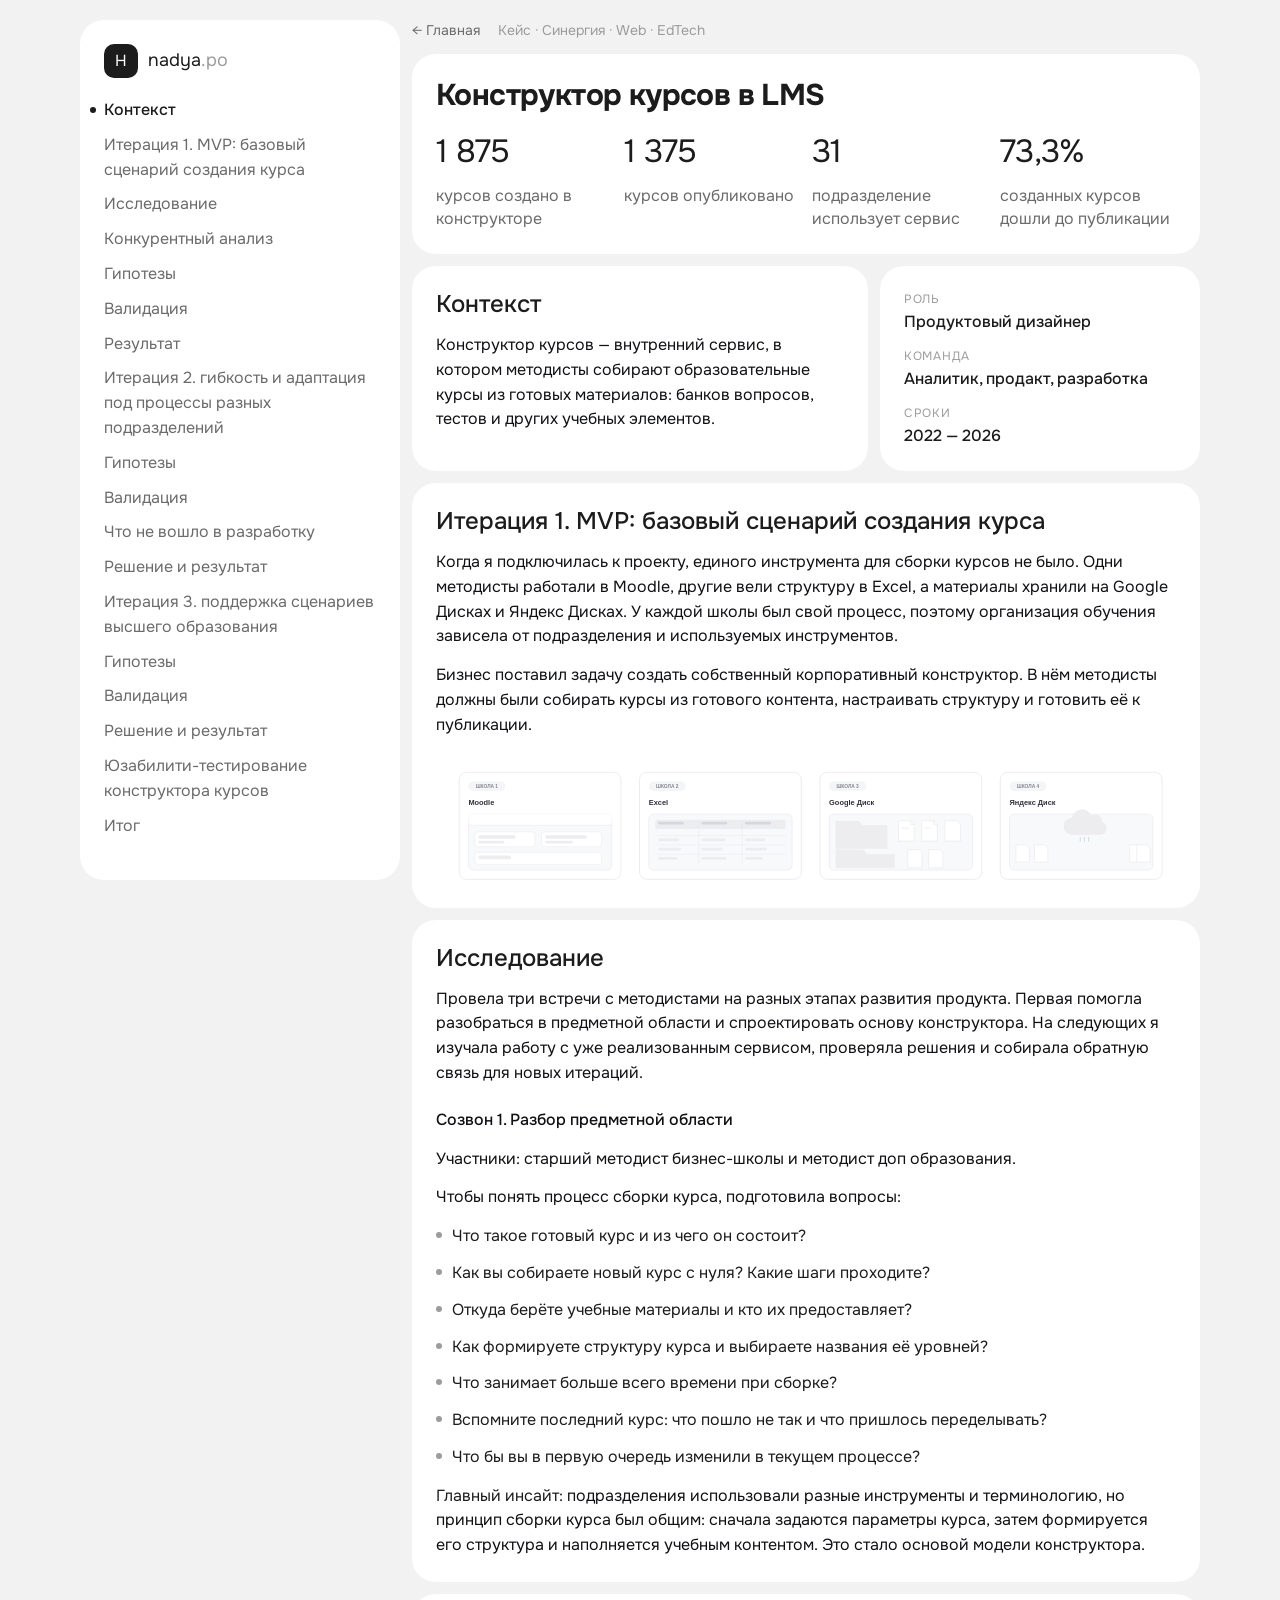
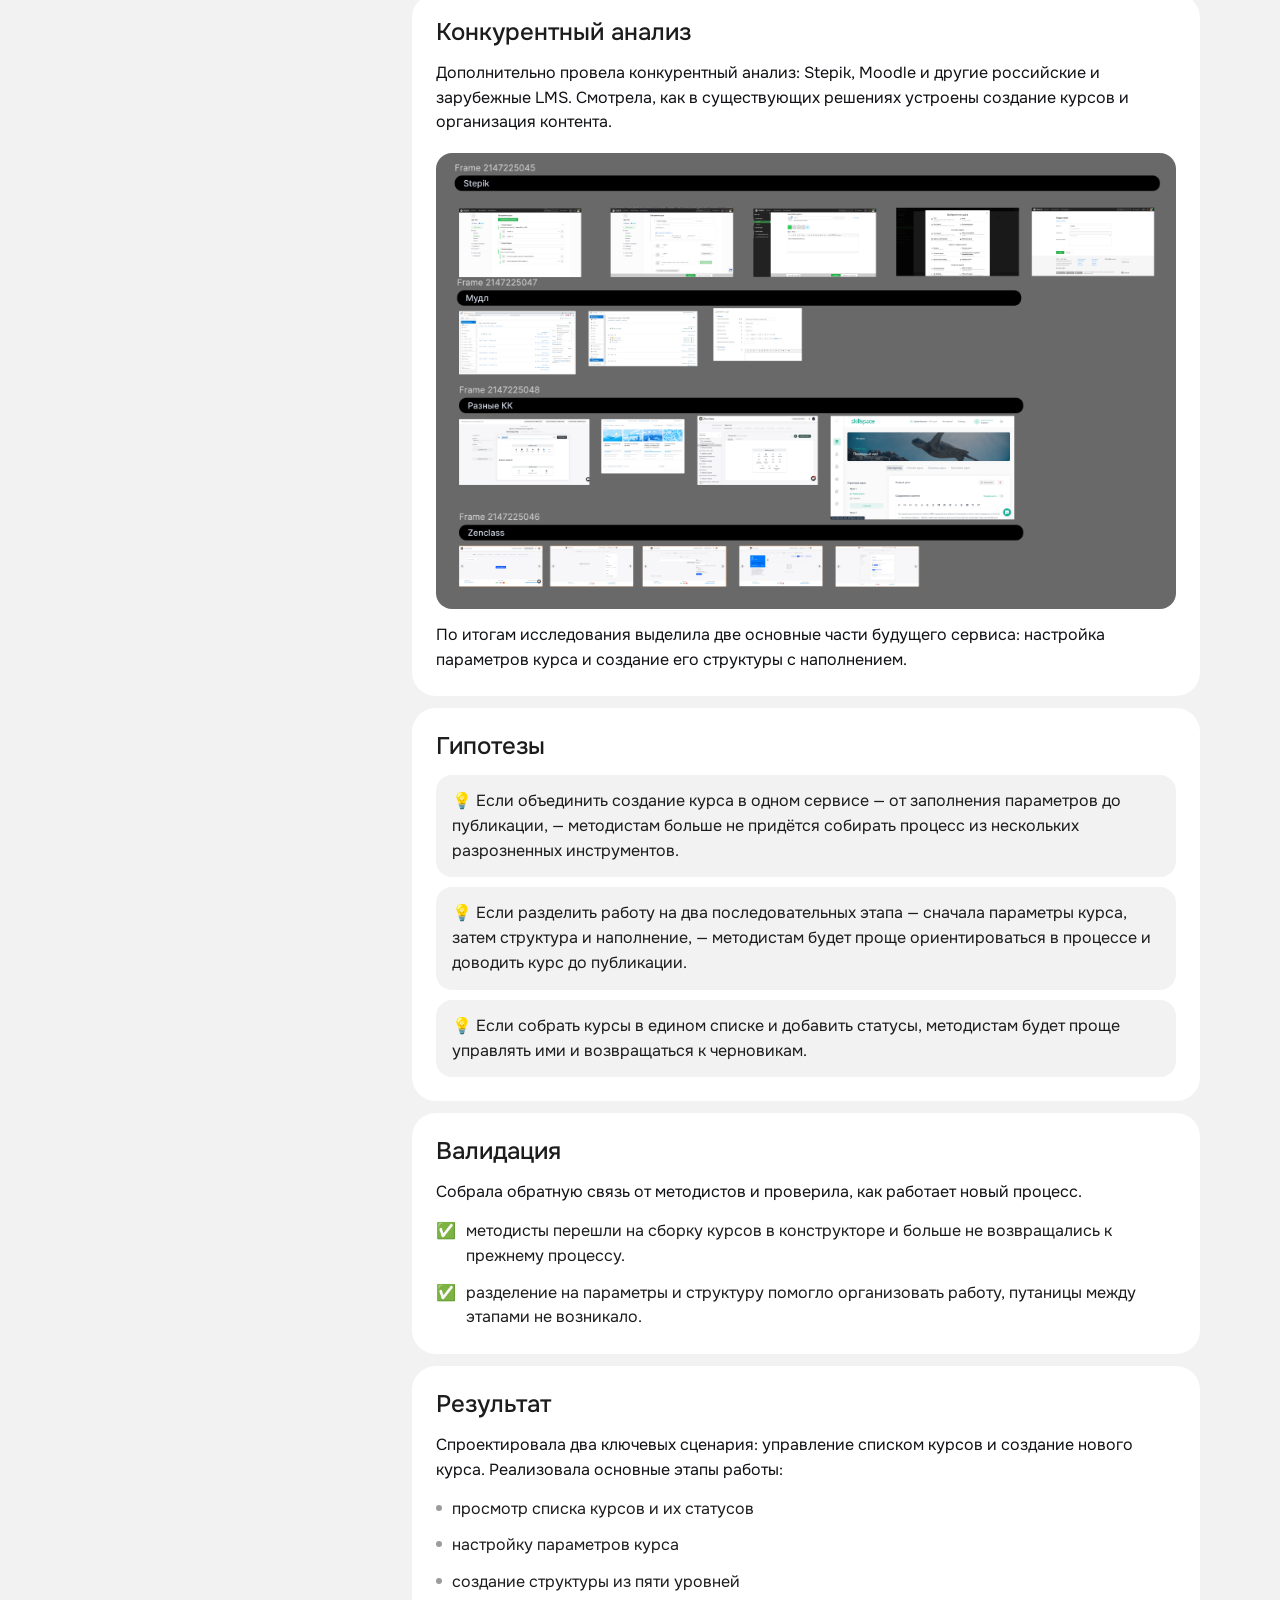
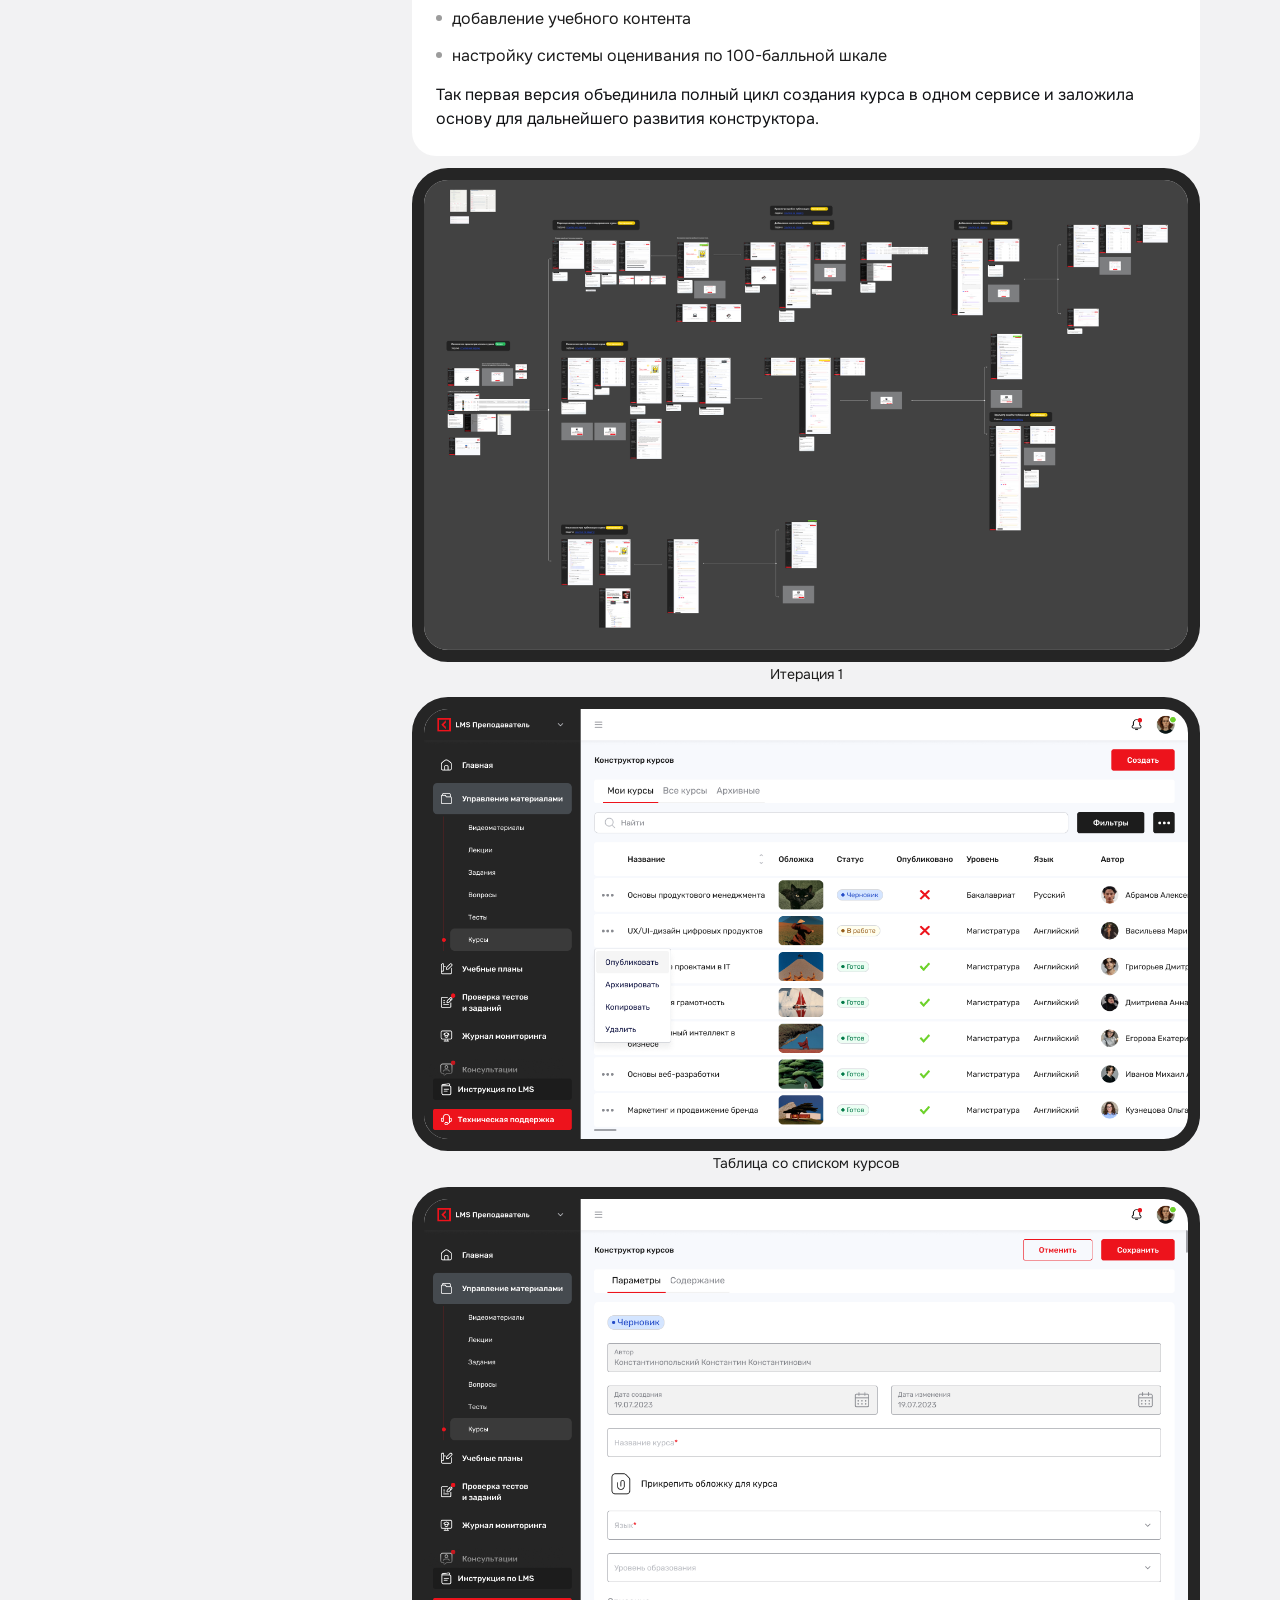
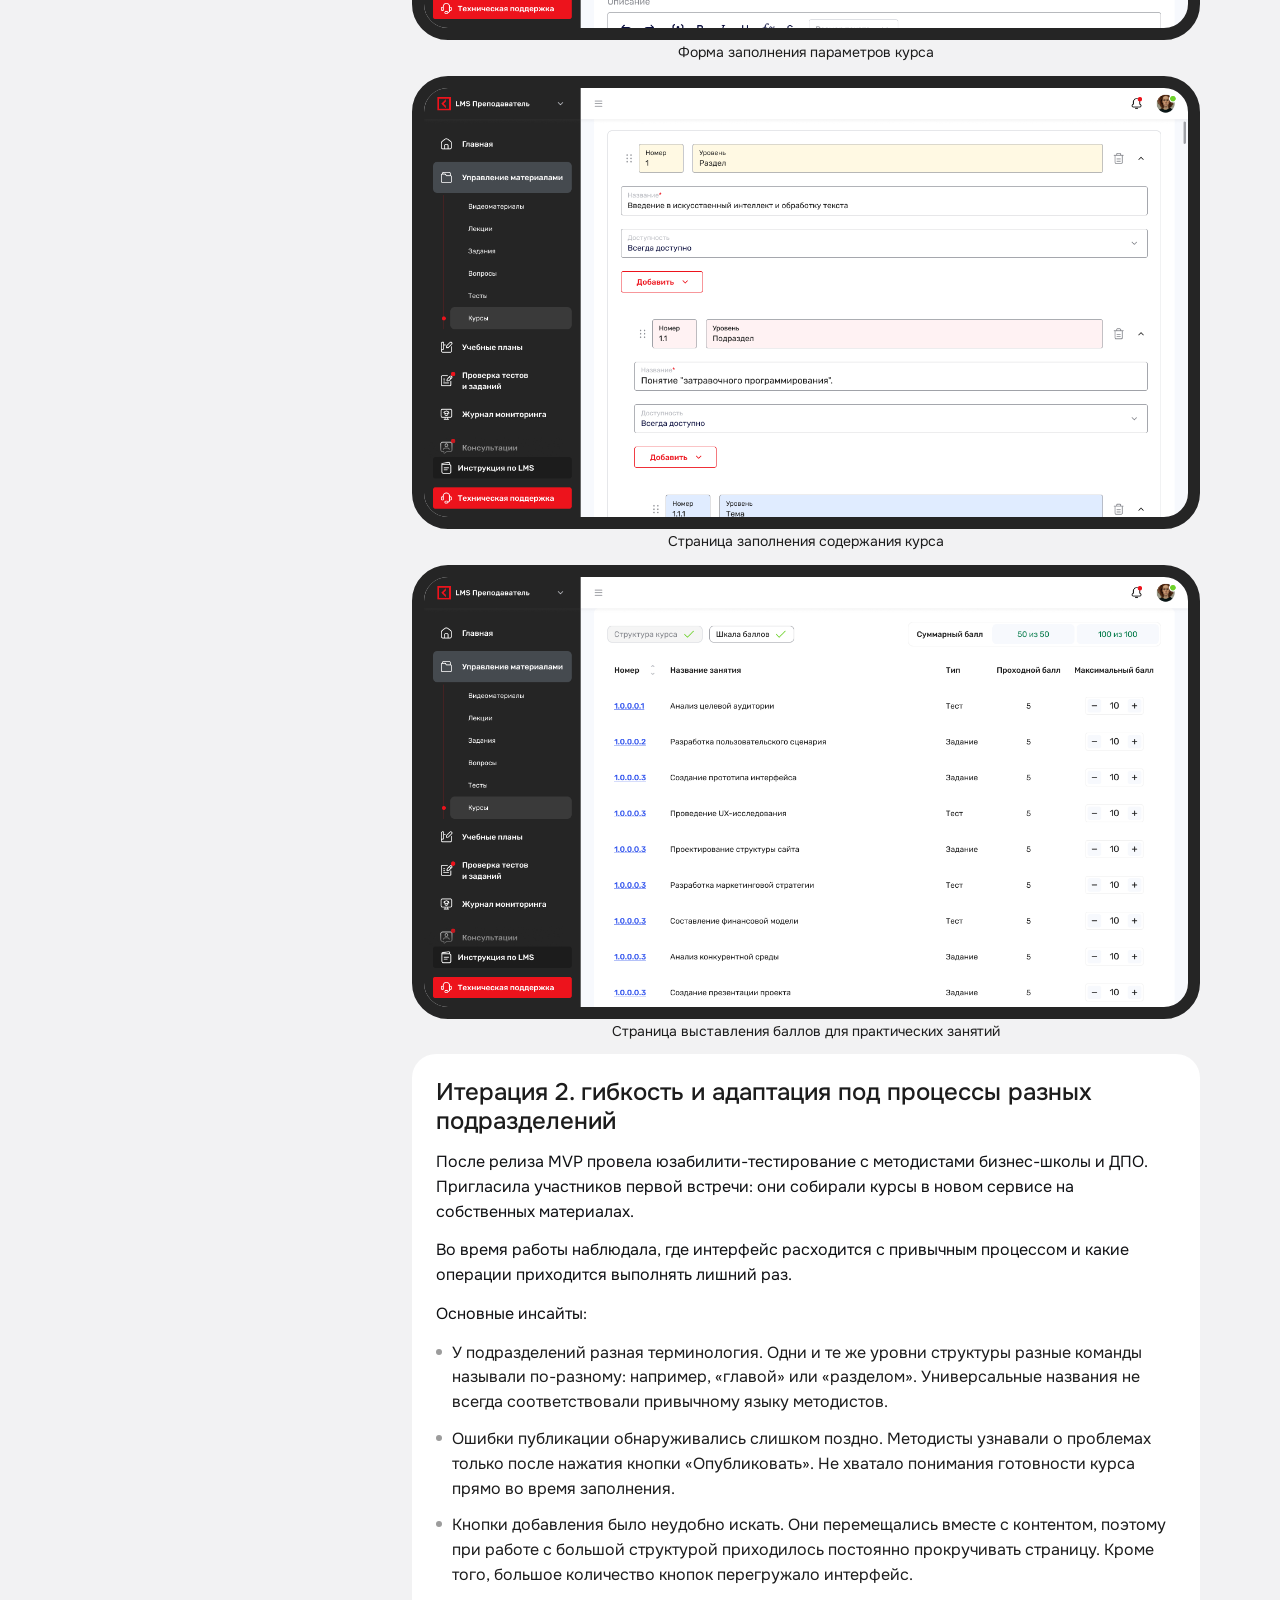
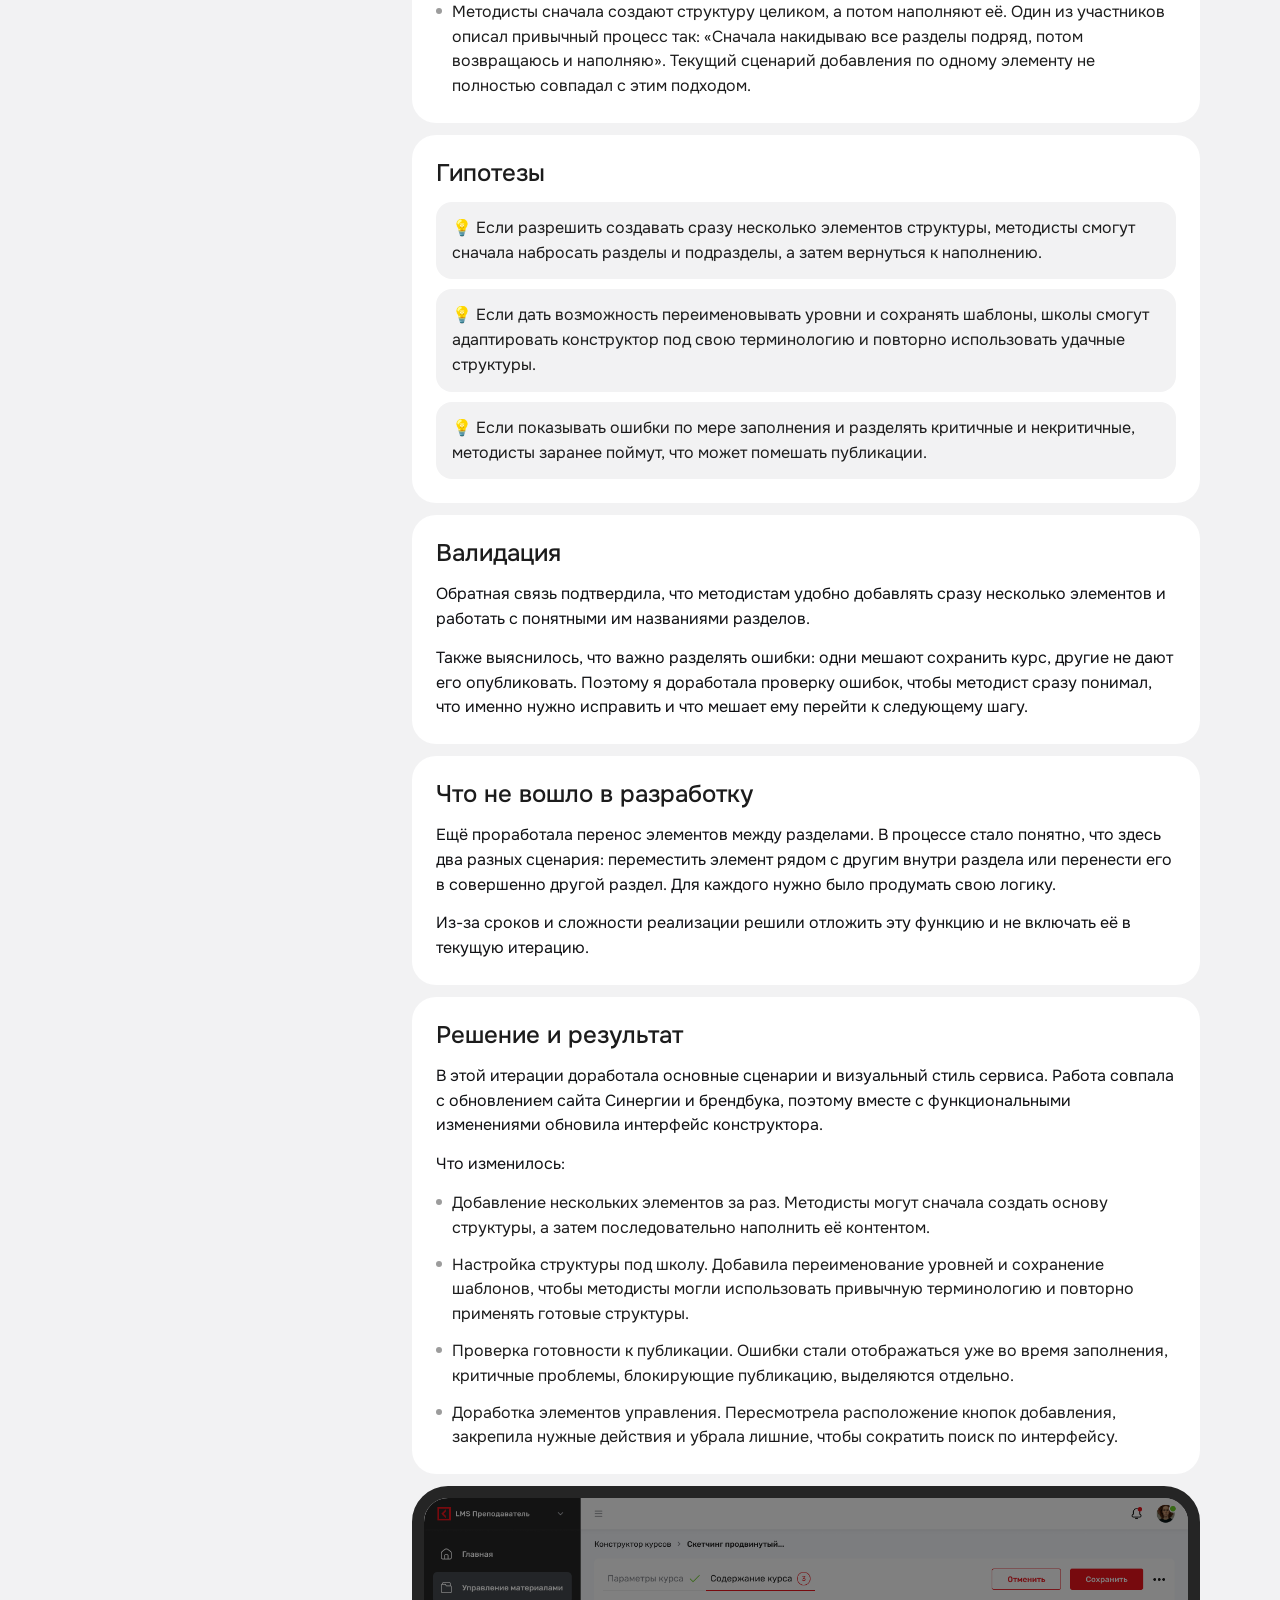
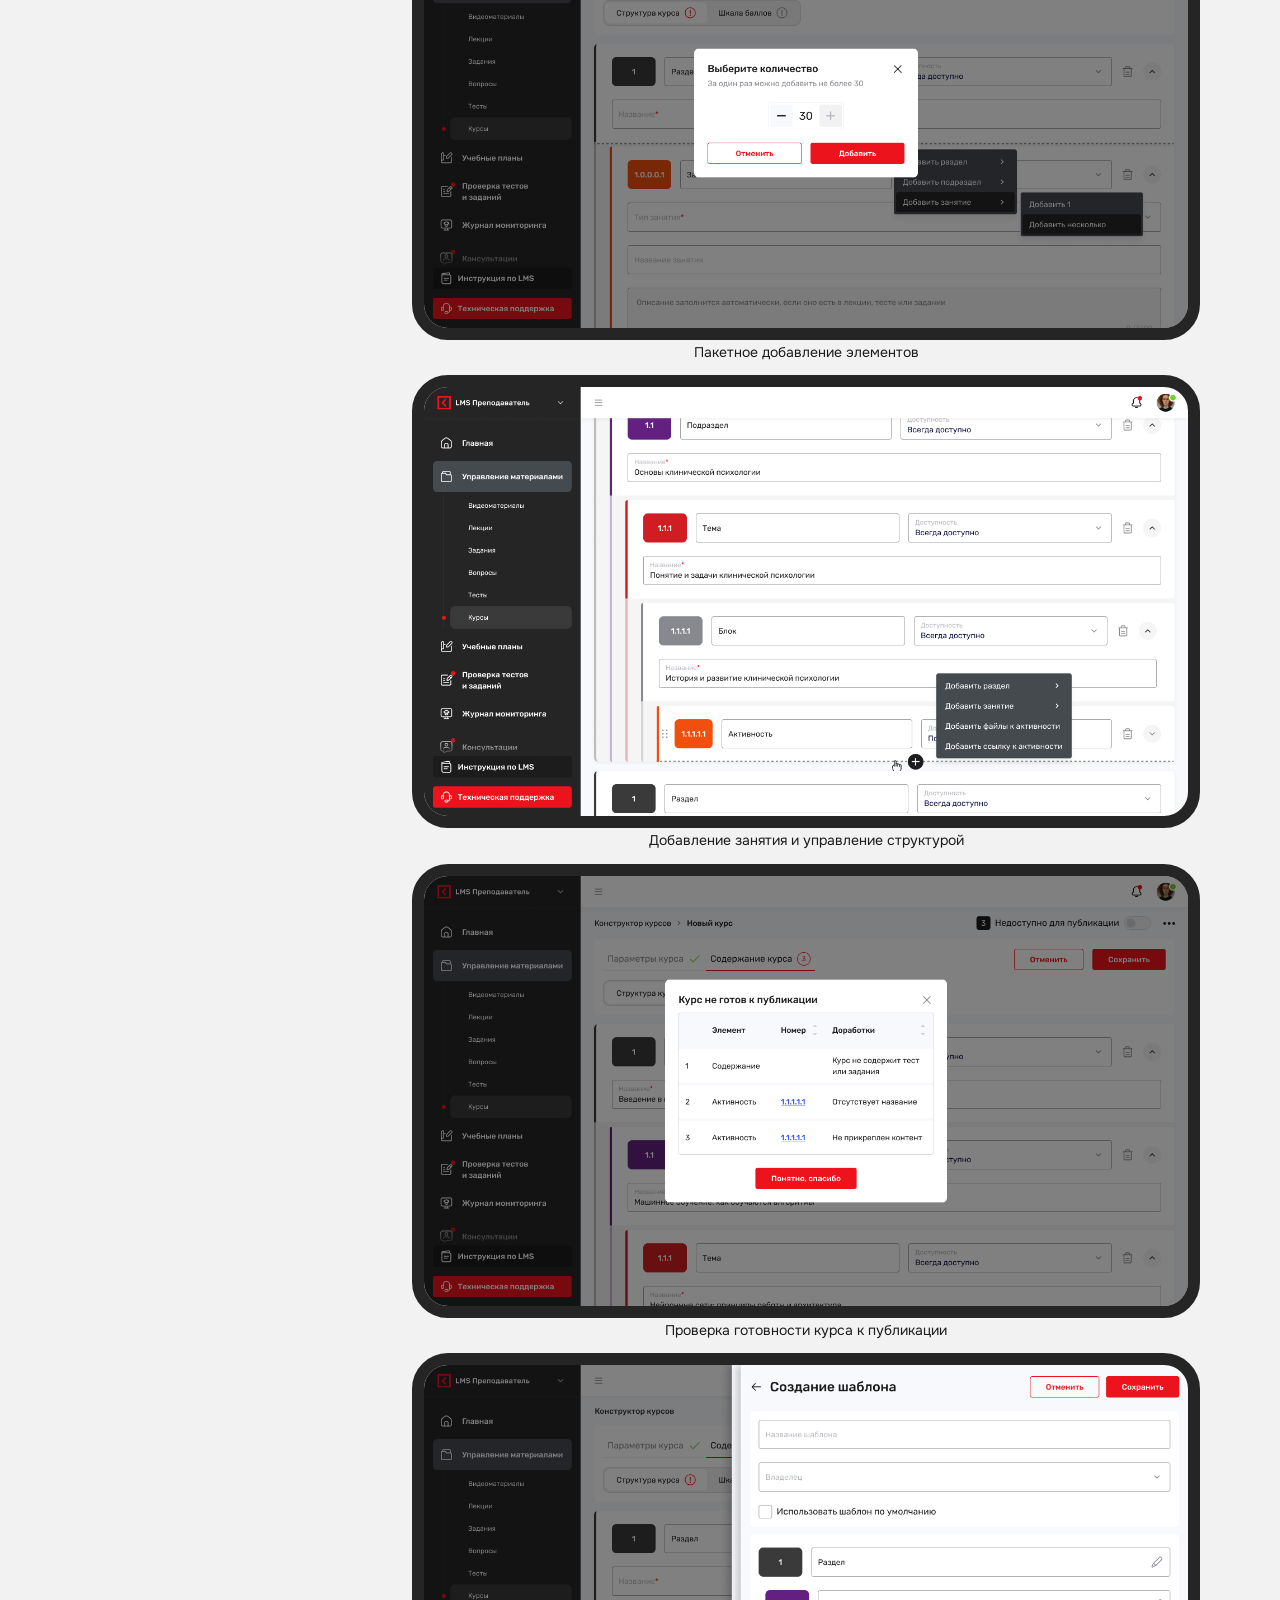
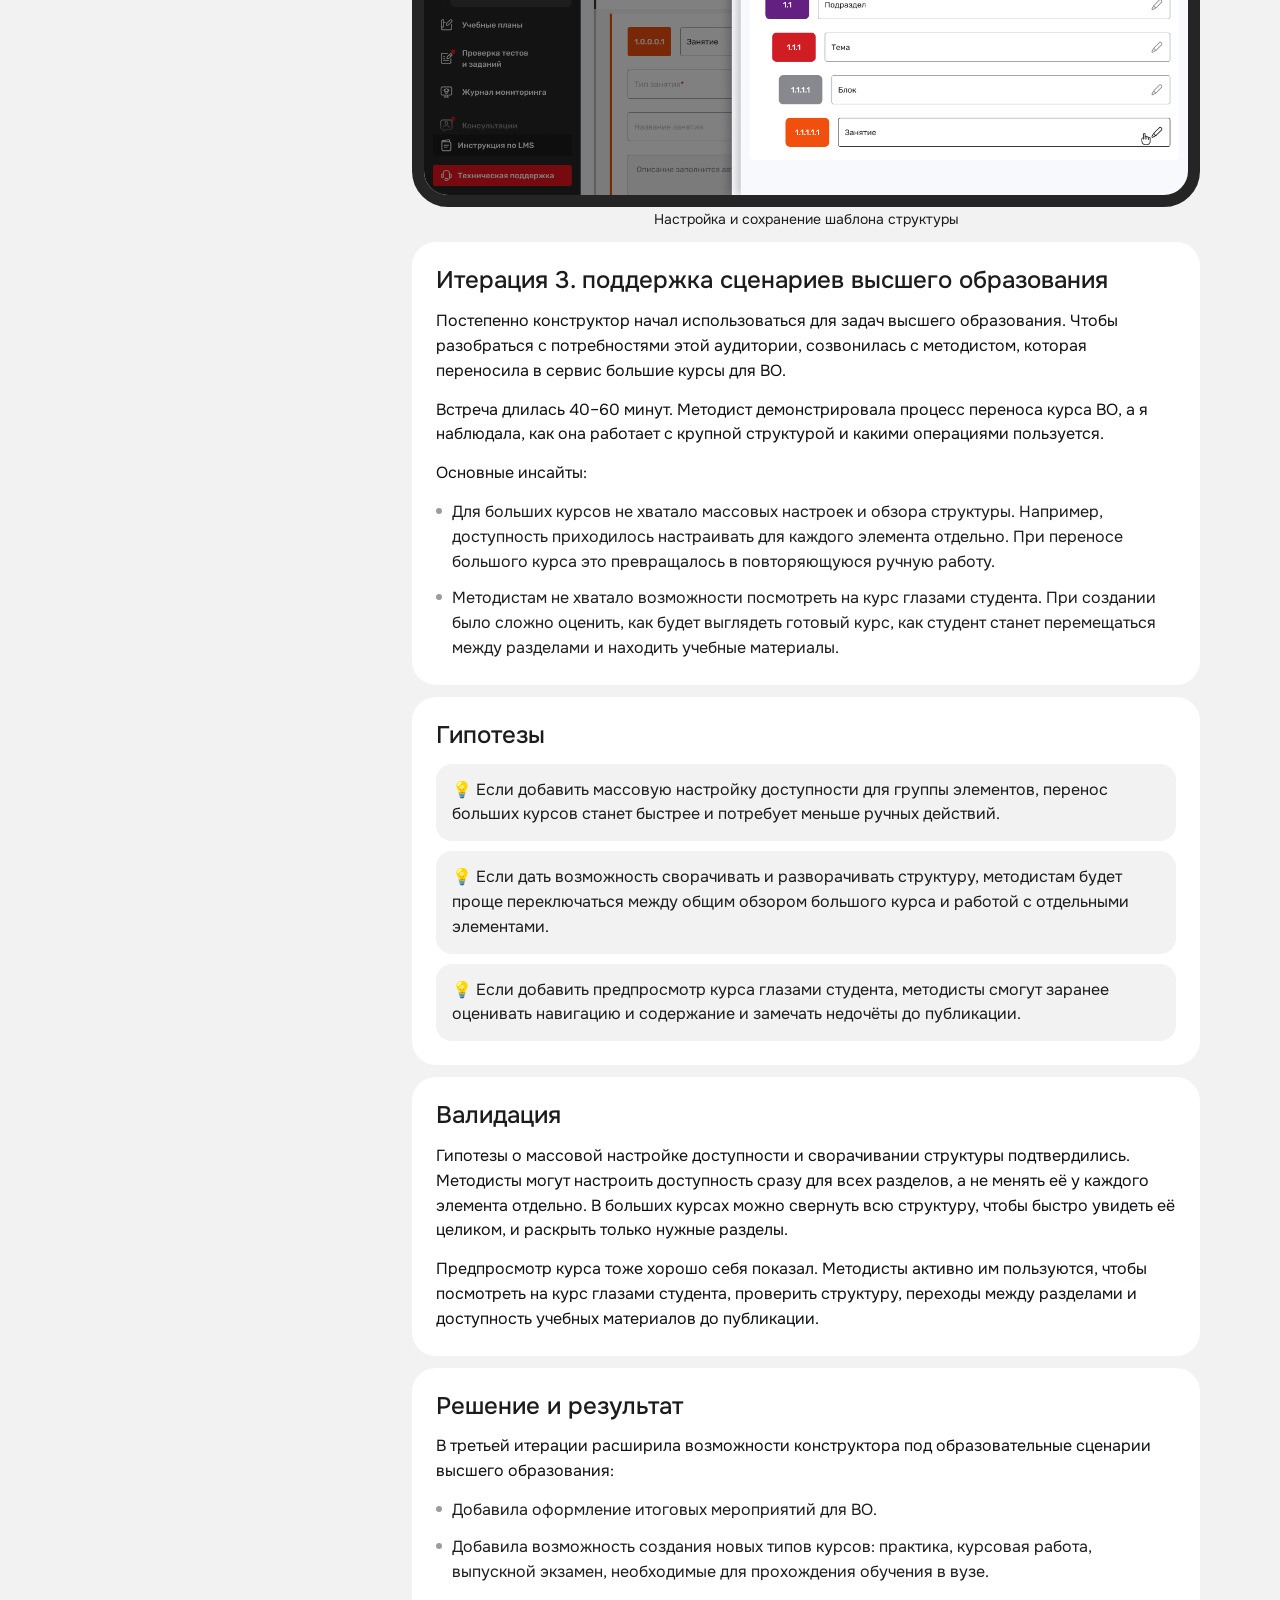
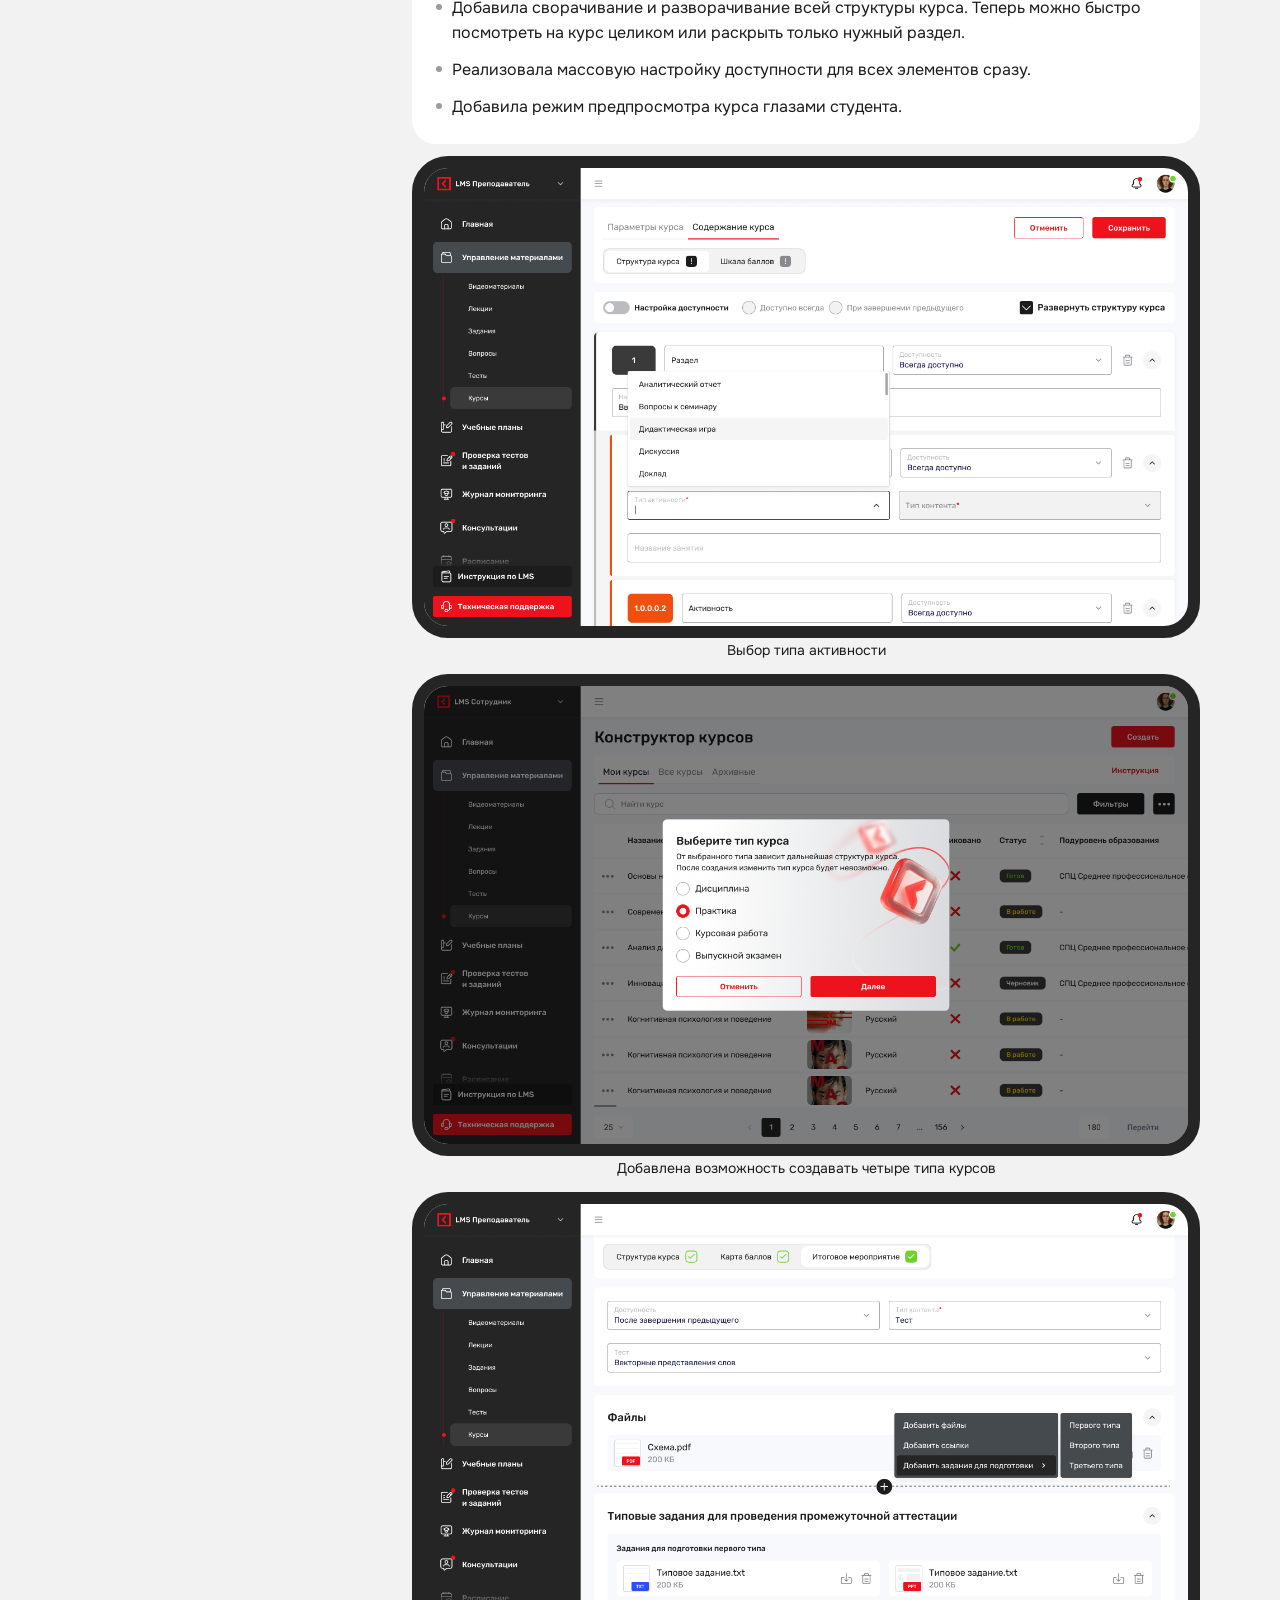
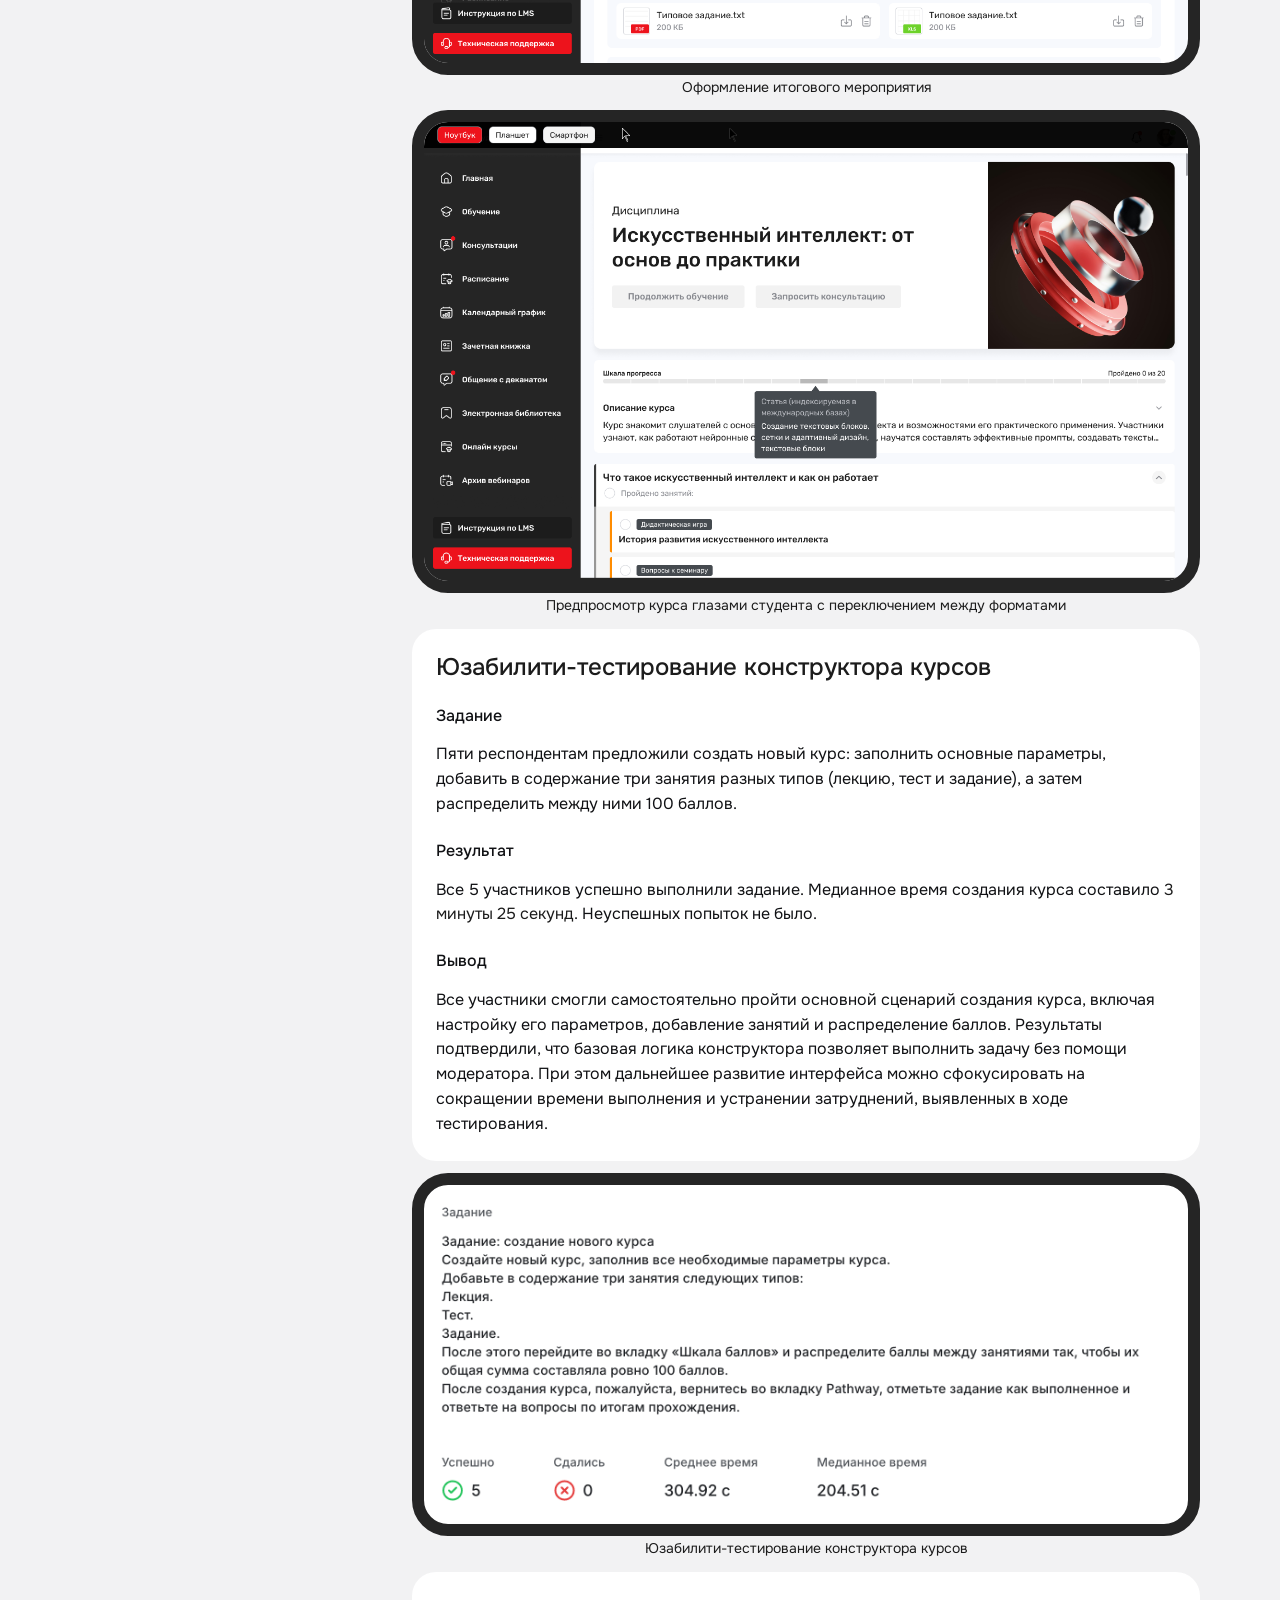
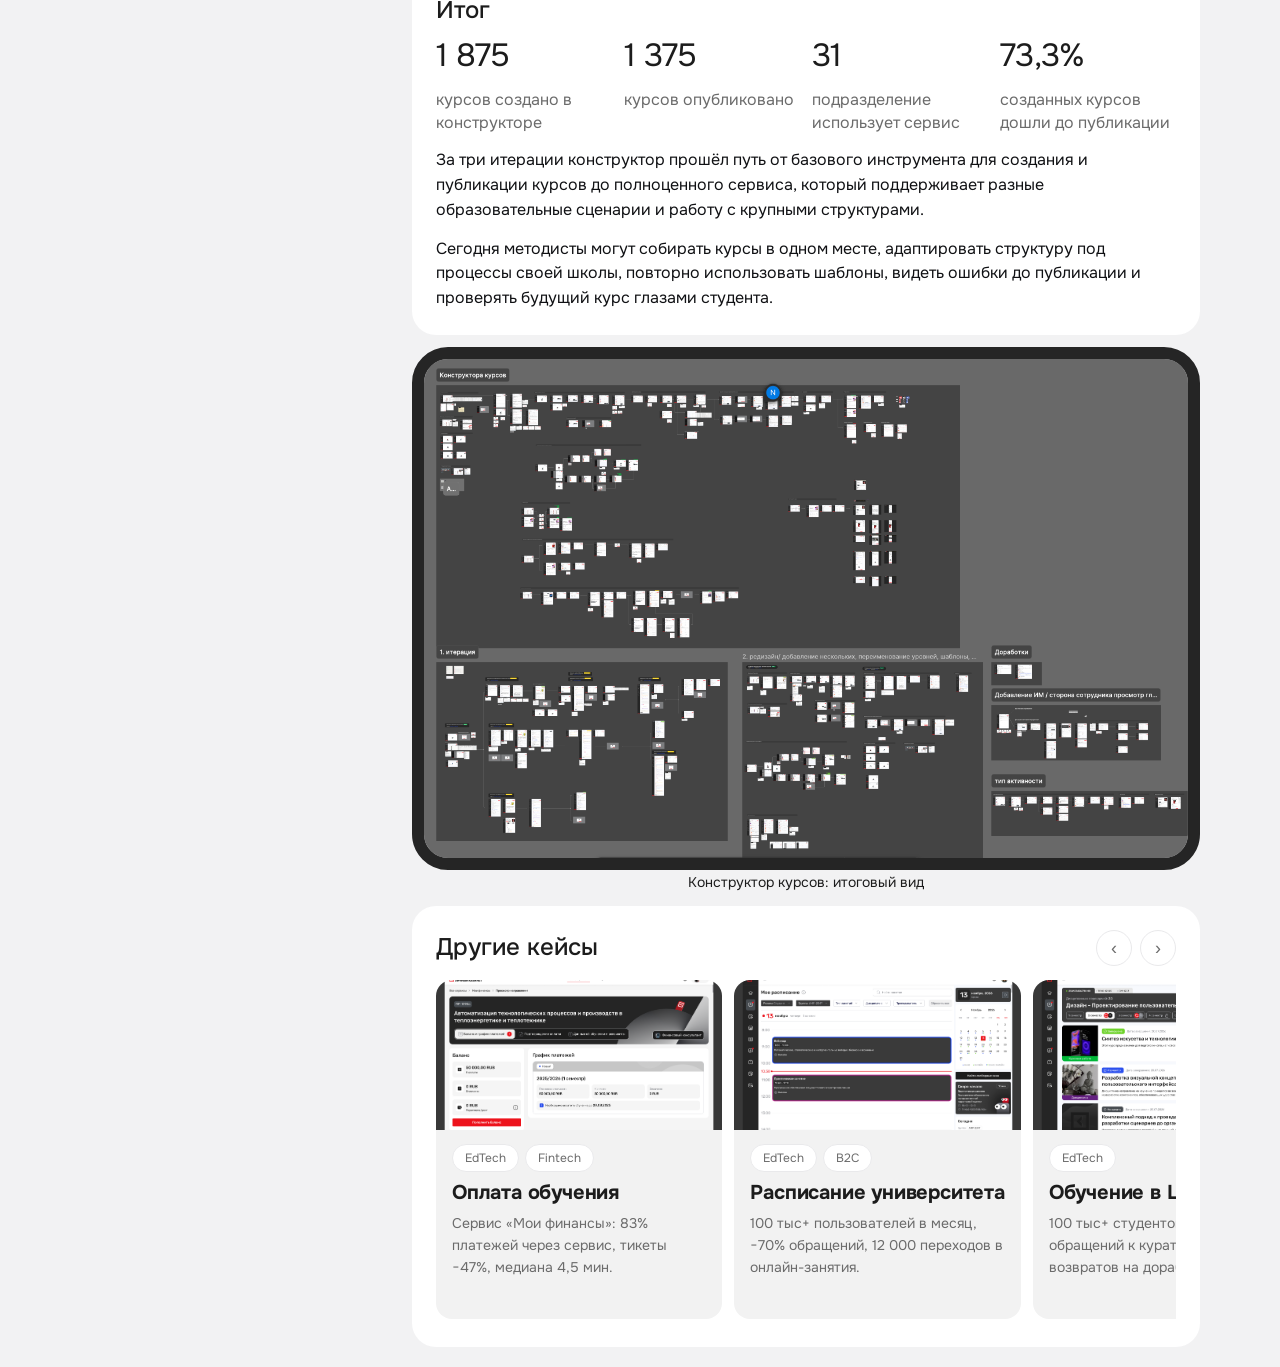
<file: case-konstruktor.html>
<!DOCTYPE html>
<html lang="ru">
<head>
  <meta charset="UTF-8">
  <meta name="viewport" content="width=device-width, initial-scale=1.0">
  <title>Конструктор курсов в LMS — кейс · Надя Порядина</title>
  <meta name="description" content="Кейс: конструктор курсов в LMS — от MVP до сценариев высшего образования.">
  <link rel="preconnect" href="https://fonts.googleapis.com">
  <link rel="preconnect" href="https://fonts.gstatic.com" crossorigin>
  <link href="https://fonts.googleapis.com/css2?family=Onest:wght@400&display=swap" rel="stylesheet">
  <link rel="stylesheet" href="styles.css?v66">
  <style>
    #body{display:contents}
    .list p{color:var(--ink)}
    .sub-head{font-weight:500;color:var(--ink);margin-top:8px}
  
  .cell-kicker{font-size:24px;line-height:1.2;color:var(--ink);text-transform:none;letter-spacing:normal;font-weight:500}
    @media (max-width:1024px){ .nums{grid-template-columns:repeat(3,1fr)} }
    @media (max-width:640px){ .nums{grid-template-columns:1fr} }
      .list p{font-size:16px;color:var(--ink)}
  </style>
</head>
<body>
<div class="layout">
  <aside class="side">
    <a class="logo" href="index.html" aria-label="На главную">
      <span class="logo-mark">Н</span>
      <span>nadya<em>.po</em></span>
    </a>
    <nav class="side-nav" aria-label="Разделы кейса">
      <a href="#kontekst">Контекст</a>
      <a href="#problema">Итерация 1. MVP: базовый сценарий создания курса</a>
      <a href="#issledovanie">Исследование</a>
      <a href="#konkurentnyj-analiz">Конкурентный анализ</a>
      <a href="#gipotezy-mvp">Гипотезы</a>
      <a href="#validaciya">Валидация</a>
      <a href="#reshenie-i-rezultat">Результат</a>
      <a href="#iteraciya-2-gibkost-i-ad">Итерация 2. гибкость и адаптация под процессы разных подразделений</a>
      <a href="#gipotezy">Гипотезы</a>
      <a href="#validaciya-2">Валидация</a>
      <a href="#chto-ne-voshlo-v-razrabo">Что не вошло в разработку</a>
      <a href="#reshenie-i-rezultat-2">Решение и результат</a>
      <a href="#iteraciya-3-podderzhka-s">Итерация 3. поддержка сценариев высшего образования</a>
      <a href="#gipotezy-2">Гипотезы</a>
      <a href="#validaciya-3">Валидация</a>
      <a href="#reshenie-i-rezultat-3">Решение и результат</a>
      <a href="#usability">Юзабилити-тестирование конструктора курсов</a>
      <a href="#itog">Итог</a>
    </nav>
  </aside>
  <main class="bento">
    <div class="page-top">
      <a class="back" href="index.html">← Главная</a>
      <span class="crumb">Кейс · Синергия · Web · EdTech</span>
    </div>
    <section class="cell s12" id="start">
      <h1 class="h1">Конструктор курсов в LMS</h1>
      <div class="nums" style="grid-template-columns:repeat(4,1fr);margin-top:8px">
        <div class="num"><div class="v">1 875</div><div class="k">курсов создано в конструкторе</div></div>
        <div class="num"><div class="v">1 375</div><div class="k">курсов опубликовано</div></div>
        <div class="num"><div class="v">31</div><div class="k">подразделение использует сервис</div></div>
        <div class="num"><div class="v">73,3%</div><div class="k">созданных курсов дошли до публикации</div></div>
      </div>

    </section>
    <div id="body">
    <div class="ctx-row">
    <section class="cell" id="kontekst">
      <span class="cell-kicker">Контекст</span>
      <p class="cell-text primary">Конструктор курсов — внутренний сервис, в котором методисты собирают образовательные курсы из готовых материалов: банков вопросов, тестов и других учебных элементов.</p>

    </section>
    <aside class="cell">
      <div class="ctx-ci"><span>Роль</span><b>Продуктовый дизайнер</b></div>
      <div class="ctx-ci"><span>Команда</span><b>Аналитик, продакт, разработка</b></div>
      <div class="ctx-ci"><span>Сроки</span><b>2022 — 2026</b></div>
    </aside>
    </div>
    <section class="cell s12" id="problema">
      <span class="cell-kicker">Итерация 1. MVP: базовый сценарий создания курса</span>
      <p class="cell-text primary">Когда я подключилась к проекту, единого инструмента для сборки курсов не было. Одни методисты работали в Moodle, другие вели структуру в Excel, а материалы хранили на Google Дисках и Яндекс Дисках. У каждой школы был свой процесс, поэтому организация обучения зависела от подразделения и используемых инструментов.</p>
      <p class="cell-text primary">Бизнес поставил задачу создать собственный корпоративный конструктор. В нём методисты должны были собирать курсы из готового контента, настраивать структуру и готовить её к публикации.</p>
      
      <img src="assets/problem-konstruktor-saas.svg" alt="Разные инструменты у разных школ" style="width:100%;height:auto;display:block;margin-top:12px">
    </section>
    <section class="cell s12" id="issledovanie">
      <span class="cell-kicker">Исследование</span>
      <p class="cell-text primary">Провела три встречи с методистами на разных этапах развития продукта. Первая помогла разобраться в предметной области и спроектировать основу конструктора. На следующих я изучала работу с уже реализованным сервисом, проверяла решения и собирала обратную связь для новых итераций.</p>
      <p class="cell-text primary sub-head">Созвон 1. Разбор предметной области</p>
      <p class="cell-text primary">Участники: старший методист бизнес-школы и методист доп образования.</p>
      <p class="cell-text primary">Чтобы понять процесс сборки курса, подготовила вопросы:</p>
      <ul class="list">
        <li><p>Что такое готовый курс и из чего он состоит?</p></li>
        <li><p>Как вы собираете новый курс с нуля? Какие шаги проходите?</p></li>
        <li><p>Откуда берёте учебные материалы и кто их предоставляет?</p></li>
        <li><p>Как формируете структуру курса и выбираете названия её уровней?</p></li>
        <li><p>Что занимает больше всего времени при сборке?</p></li>
        <li><p>Вспомните последний курс: что пошло не так и что пришлось переделывать?</p></li>
        <li><p>Что бы вы в первую очередь изменили в текущем процессе?</p></li>
      </ul>
      <p class="cell-text primary"><b>Главный инсайт:</b> подразделения использовали разные инструменты и терминологию, но принцип сборки курса был общим: сначала задаются параметры курса, затем формируется его структура и наполняется учебным контентом. Это стало основой модели конструктора.</p>
</section>

    <section class="cell s12" id="konkurentnyj-analiz">
      <span class="cell-kicker">Конкурентный анализ</span>
      <p class="cell-text primary">Дополнительно провела конкурентный анализ: Stepik, Moodle и другие российские и зарубежные LMS. Смотрела, как в существующих решениях устроены создание курсов и организация контента.</p>
      <img class="zoomable" src="assets/case-konstruktor-competitors.png" alt="Конкурентный анализ: создание курсов в существующих LMS" style="cursor:zoom-in;width:100%;height:auto;display:block;border-radius:16px;margin-top:4px">
      <p class="cell-text primary">По итогам исследования выделила две основные части будущего сервиса: настройка параметров курса и создание его структуры с наполнением.</p>
    </section>
     <section class="cell s12" id="gipotezy-mvp">
       <span class="cell-kicker">Гипотезы</span>
       <div style="display:flex;flex-direction:column;gap:10px">
         <div style="background:var(--bg);border-radius:var(--radius-in);padding:14px 16px;font-size:16px;color:var(--ink)">💡 Если объединить создание курса в одном сервисе — от заполнения параметров до публикации, — методистам больше не придётся собирать процесс из нескольких разрозненных инструментов.</div>
         <div style="background:var(--bg);border-radius:var(--radius-in);padding:14px 16px;font-size:16px;color:var(--ink)">💡 Если разделить работу на два последовательных этапа — сначала параметры курса, затем структура и наполнение, — методистам будет проще ориентироваться в процессе и доводить курс до публикации.</div>
         <div style="background:var(--bg);border-radius:var(--radius-in);padding:14px 16px;font-size:16px;color:var(--ink)">💡 Если собрать курсы в едином списке и добавить статусы, методистам будет проще управлять ими и возвращаться к черновикам.</div>
       </div>
     </section>
    <section class="cell s12" id="validaciya">
      <span class="cell-kicker">Валидация</span>
      <p class="cell-text primary">Собрала обратную связь от методистов и проверила, как работает новый процесс.</p>
      <ul class="list validation-checks"><li><p>методисты перешли на сборку курсов в конструкторе и больше не возвращались к прежнему процессу.</p></li><li><p>разделение на параметры и структуру помогло организовать работу, путаницы между этапами не возникало.</p></li></ul>

    </section>
    <section class="cell s12" id="reshenie-i-rezultat">
      <span class="cell-kicker">Результат</span>
      <p class="cell-text primary">Спроектировала два ключевых сценария: управление списком курсов и создание нового курса. Реализовала основные этапы работы:</p>
      <ul class="list"><li><p>просмотр списка курсов и их статусов</p></li><li><p>настройку параметров курса</p></li><li><p>создание структуры из пяти уровней</p></li><li><p>добавление учебного контента</p></li><li><p>настройку системы оценивания по 100-балльной шкале</p></li></ul>
      <p class="cell-text primary">Так первая версия объединила полный цикл создания курса в одном сервисе и заложила основу для дальнейшего развития конструктора.</p>

    </section>
    <div style="grid-column:span 12">
      <img class="zoomable" src="assets/case-konstruktor-iteration1.png" alt="Итерация 1 — экраны конструктора" style="cursor:zoom-in;width:calc(100% - 24px);height:auto;display:block;border-radius:24px;outline:12px solid #252525;outline-offset:0;margin:12px auto">
      <div style="text-align:center;font-size:14px;color:var(--ink);padding-top:2px">Итерация 1</div>
    </div>
    <div style="grid-column:span 12">
      <img class="zoomable" src="assets/case-konstruktor-bank.png" alt="Таблица со списком курсов" style="cursor:zoom-in;width:calc(100% - 24px);height:auto;display:block;border-radius:24px;outline:12px solid #252525;outline-offset:0;margin:12px auto">
      <div style="text-align:center;font-size:14px;color:var(--ink);padding-top:2px">Таблица со списком курсов</div>
    </div>
    <div style="grid-column:span 12">
      <img class="zoomable" src="assets/case-konstruktor-params.png" alt="Форма заполнения параметров курса" style="cursor:zoom-in;width:calc(100% - 24px);height:auto;display:block;border-radius:24px;outline:12px solid #252525;outline-offset:0;margin:12px auto">
      <div style="text-align:center;font-size:14px;color:var(--ink);padding-top:2px">Форма заполнения параметров курса</div>
    </div>
    <div style="grid-column:span 12">
      <img class="zoomable" src="assets/case-konstruktor-content.png" alt="Страница заполнения содержания курса" style="cursor:zoom-in;width:calc(100% - 24px);height:auto;display:block;border-radius:24px;outline:12px solid #252525;outline-offset:0;margin:12px auto">
      <div style="text-align:center;font-size:14px;color:var(--ink);padding-top:2px">Страница заполнения содержания курса</div>
    </div>
    <div style="grid-column:span 12">
      <img class="zoomable" src="assets/case-konstruktor-scale.png" alt="Страница выставления баллов для практических занятий" style="cursor:zoom-in;width:calc(100% - 24px);height:auto;display:block;border-radius:24px;outline:12px solid #252525;outline-offset:0;margin:12px auto">
      <div style="text-align:center;font-size:14px;color:var(--ink);padding-top:2px">Страница выставления баллов для практических занятий</div>
    </div>
    <section class="cell s12" id="iteraciya-2-gibkost-i-ad">
      <span class="cell-kicker">Итерация 2. гибкость и адаптация под процессы разных подразделений</span>
      <p class="cell-text primary">После релиза MVP провела юзабилити-тестирование с методистами бизнес-школы и ДПО. Пригласила участников первой встречи: они собирали курсы в новом сервисе на собственных материалах.</p>
      <p class="cell-text primary">Во время работы наблюдала, где интерфейс расходится с привычным процессом и какие операции приходится выполнять лишний раз.</p>
      <p class="cell-text primary">Основные инсайты:</p>
      <ul class="list"><li><p>У подразделений разная терминология. Одни и те же уровни структуры разные команды называли по-разному: например, «главой» или «разделом». Универсальные названия не всегда соответствовали привычному языку методистов.</p></li><li><p>Ошибки публикации обнаруживались слишком поздно. Методисты узнавали о проблемах только после нажатия кнопки «Опубликовать». Не хватало понимания готовности курса прямо во время заполнения.</p></li><li><p>Кнопки добавления было неудобно искать. Они перемещались вместе с контентом, поэтому при работе с большой структурой приходилось постоянно прокручивать страницу. Кроме того, большое количество кнопок перегружало интерфейс.</p></li><li><p>Методисты сначала создают структуру целиком, а потом наполняют её. Один из участников описал привычный процесс так: «Сначала накидываю все разделы подряд, потом возвращаюсь и наполняю». Текущий сценарий добавления по одному элементу не полностью совпадал с этим подходом.</p></li></ul>

    </section>
    <section class="cell s12" id="gipotezy">
      <span class="cell-kicker">Гипотезы</span>
      <div style="display:flex;flex-direction:column;gap:10px">
        <div style="background:var(--bg);border-radius:var(--radius-in);padding:14px 16px;font-size:16px;color:var(--ink)">💡 Если разрешить создавать сразу несколько элементов структуры, методисты смогут сначала набросать разделы и подразделы, а затем вернуться к наполнению.</div>
        <div style="background:var(--bg);border-radius:var(--radius-in);padding:14px 16px;font-size:16px;color:var(--ink)">💡 Если дать возможность переименовывать уровни и сохранять шаблоны, школы смогут адаптировать конструктор под свою терминологию и повторно использовать удачные структуры.</div>
        <div style="background:var(--bg);border-radius:var(--radius-in);padding:14px 16px;font-size:16px;color:var(--ink)">💡 Если показывать ошибки по мере заполнения и разделять критичные и некритичные, методисты заранее поймут, что может помешать публикации.</div>
      </div>

    </section>
    <section class="cell s12" id="validaciya-2">
      <span class="cell-kicker">Валидация</span>
      <p class="cell-text primary">Обратная связь подтвердила, что методистам удобно добавлять сразу несколько элементов и работать с понятными им названиями разделов.</p>
      <p class="cell-text primary">Также выяснилось, что важно разделять ошибки: одни мешают сохранить курс, другие не дают его опубликовать. Поэтому я доработала проверку ошибок, чтобы методист сразу понимал, что именно нужно исправить и что мешает ему перейти к следующему шагу.</p>

    </section>
    <section class="cell s12" id="chto-ne-voshlo-v-razrabo">
      <span class="cell-kicker">Что не вошло в разработку</span>
      <p class="cell-text primary">Ещё проработала перенос элементов между разделами. В процессе стало понятно, что здесь два разных сценария: переместить элемент рядом с другим внутри раздела или перенести его в совершенно другой раздел. Для каждого нужно было продумать свою логику.</p>
      <p class="cell-text primary">Из-за сроков и сложности реализации решили отложить эту функцию и не включать её в текущую итерацию.</p>

    </section>
    <section class="cell s12" id="reshenie-i-rezultat-2">
      <span class="cell-kicker">Решение и результат</span>
      <p class="cell-text primary">В этой итерации доработала основные сценарии и визуальный стиль сервиса. Работа совпала с обновлением сайта Синергии и брендбука, поэтому вместе с функциональными изменениями обновила интерфейс конструктора.</p>
      <p class="cell-text primary">Что изменилось:</p>
      <ul class="list"><li><p>Добавление нескольких элементов за раз. Методисты могут сначала создать основу структуры, а затем последовательно наполнить её контентом.</p></li><li><p>Настройка структуры под школу. Добавила переименование уровней и сохранение шаблонов, чтобы методисты могли использовать привычную терминологию и повторно применять готовые структуры.</p></li><li><p>Проверка готовности к публикации. Ошибки стали отображаться уже во время заполнения, критичные проблемы, блокирующие публикацию, выделяются отдельно.</p></li><li><p>Доработка элементов управления. Пересмотрела расположение кнопок добавления, закрепила нужные действия и убрала лишние, чтобы сократить поиск по интерфейсу.</p></li></ul>

    </section>

    <div style="grid-column:span 12">
      <img class="zoomable" src="assets/case-konstruktor-iteration2-bulk-add.png" alt="Пакетное добавление элементов" style="cursor:zoom-in;width:calc(100% - 24px);height:auto;display:block;border-radius:24px;outline:12px solid #252525;outline-offset:0;margin:12px auto">
      <div style="text-align:center;font-size:14px;color:var(--ink);padding-top:2px">Пакетное добавление элементов</div>
    </div>
    <div style="grid-column:span 12">
      <img class="zoomable" src="assets/case-konstruktor-iteration2-structure.png" alt="Добавление занятия и управление структурой" style="cursor:zoom-in;width:calc(100% - 24px);height:auto;display:block;border-radius:24px;outline:12px solid #252525;outline-offset:0;margin:12px auto">
      <div style="text-align:center;font-size:14px;color:var(--ink);padding-top:2px">Добавление занятия и управление структурой</div>
    </div>
    <div style="grid-column:span 12">
      <img class="zoomable" src="assets/case-konstruktor-iteration2-publication-errors.png" alt="Проверка готовности курса к публикации" style="cursor:zoom-in;width:calc(100% - 24px);height:auto;display:block;border-radius:24px;outline:12px solid #252525;outline-offset:0;margin:12px auto">
      <div style="text-align:center;font-size:14px;color:var(--ink);padding-top:2px">Проверка готовности курса к публикации</div>
    </div>
    <div style="grid-column:span 12">
      <img class="zoomable" src="assets/case-konstruktor-iteration2-template.png" alt="Настройка и сохранение шаблона структуры" style="cursor:zoom-in;width:calc(100% - 24px);height:auto;display:block;border-radius:24px;outline:12px solid #252525;outline-offset:0;margin:12px auto">
      <div style="text-align:center;font-size:14px;color:var(--ink);padding-top:2px">Настройка и сохранение шаблона структуры</div>
    </div>
    <section class="cell s12" id="iteraciya-3-podderzhka-s">
      <span class="cell-kicker">Итерация 3. поддержка сценариев высшего образования</span>
      <p class="cell-text primary">Постепенно конструктор начал использоваться для задач высшего образования. Чтобы разобраться с потребностями этой аудитории, созвонилась с методистом, которая переносила в сервис большие курсы для ВО.</p>
      <p class="cell-text primary">Встреча длилась 40–60 минут. Методист демонстрировала процесс переноса курса ВО, а я наблюдала, как она работает с крупной структурой и какими операциями пользуется.</p>
      <p class="cell-text primary">Основные инсайты:</p>
      <ul class="list"><li><p>Для больших курсов не хватало массовых настроек и обзора структуры. Например, доступность приходилось настраивать для каждого элемента отдельно. При переносе большого курса это превращалось в повторяющуюся ручную работу.</p></li><li><p>Методистам не хватало возможности посмотреть на курс глазами студента. При создании было сложно оценить, как будет выглядеть готовый курс, как студент станет перемещаться между разделами и находить учебные материалы.</p></li></ul>

    </section>
    <section class="cell s12" id="gipotezy-2">
      <span class="cell-kicker">Гипотезы</span>
      <div style="display:flex;flex-direction:column;gap:10px">
        <div style="background:var(--bg);border-radius:var(--radius-in);padding:14px 16px;font-size:16px;color:var(--ink)">💡 Если добавить массовую настройку доступности для группы элементов, перенос больших курсов станет быстрее и потребует меньше ручных действий.</div>
        <div style="background:var(--bg);border-radius:var(--radius-in);padding:14px 16px;font-size:16px;color:var(--ink)">💡 Если дать возможность сворачивать и разворачивать структуру, методистам будет проще переключаться между общим обзором большого курса и работой с отдельными элементами.</div>
        <div style="background:var(--bg);border-radius:var(--radius-in);padding:14px 16px;font-size:16px;color:var(--ink)">💡 Если добавить предпросмотр курса глазами студента, методисты смогут заранее оценивать навигацию и содержание и замечать недочёты до публикации.</div>
      </div>

    </section>

    <section class="cell s12" id="validaciya-3">
      <span class="cell-kicker">Валидация</span>
      <p class="cell-text primary">Гипотезы о массовой настройке доступности и сворачивании структуры подтвердились. Методисты могут настроить доступность сразу для всех разделов, а не менять её у каждого элемента отдельно. В больших курсах можно свернуть всю структуру, чтобы быстро увидеть её целиком, и раскрыть только нужные разделы.</p>
      <p class="cell-text primary">Предпросмотр курса тоже хорошо себя показал. Методисты активно им пользуются, чтобы посмотреть на курс глазами студента, проверить структуру, переходы между разделами и доступность учебных материалов до публикации.</p>

    </section>
    <section class="cell s12" id="reshenie-i-rezultat-3">
      <span class="cell-kicker">Решение и результат</span>
      <p class="cell-text primary">В третьей итерации расширила возможности конструктора под образовательные сценарии высшего образования:</p>
      <ul class="list"><li><p>Добавила оформление итоговых мероприятий для ВО.</p></li><li><p>Добавила возможность создания новых типов курсов: практика, курсовая работа, выпускной экзамен, необходимые для прохождения обучения в вузе.</p></li><li><p>Добавила сворачивание и разворачивание всей структуры курса. Теперь можно быстро посмотреть на курс целиком или раскрыть только нужный раздел.</p></li><li><p>Реализовала массовую настройку доступности для всех элементов сразу.</p></li><li><p>Добавила режим предпросмотра курса глазами студента.</p></li></ul>

    </section>
    <div style="grid-column:span 12">
      <img class="zoomable" src="assets/case-konstruktor-iteration3-activity-type.png" alt="Выбор типа активности" style="cursor:zoom-in;width:calc(100% - 24px);height:auto;display:block;border-radius:24px;outline:12px solid #252525;outline-offset:0;margin:12px auto">
      <div style="text-align:center;font-size:14px;color:var(--ink);padding-top:2px">Выбор типа активности</div>
    </div>
    <div style="grid-column:span 12">
      <img class="zoomable" src="assets/case-konstruktor-iteration3-start-modal.png" alt="Добавлена возможность создавать четыре типа курсов" style="cursor:zoom-in;width:calc(100% - 24px);height:auto;display:block;border-radius:24px;outline:12px solid #252525;outline-offset:0;margin:12px auto">
      <div style="text-align:center;font-size:14px;color:var(--ink);padding-top:2px">Добавлена возможность создавать четыре типа курсов</div>
    </div>
    <div style="grid-column:span 12">
      <img class="zoomable" src="assets/case-konstruktor-iteration3-file-upload.png" alt="Оформление итогового мероприятия" style="cursor:zoom-in;width:calc(100% - 24px);height:auto;display:block;border-radius:24px;outline:12px solid #252525;outline-offset:0;margin:12px auto">
      <div style="text-align:center;font-size:14px;color:var(--ink);padding-top:2px">Оформление итогового мероприятия</div>
    </div>
    <div style="grid-column:span 12">
      <img class="zoomable" src="assets/case-konstruktor-iteration3-note-view.png" alt="Предпросмотр курса глазами студента с переключением между форматами" style="cursor:zoom-in;width:calc(100% - 24px);height:auto;display:block;border-radius:24px;outline:12px solid #252525;outline-offset:0;margin:12px auto">
      <div style="text-align:center;font-size:14px;color:var(--ink);padding-top:2px">Предпросмотр курса глазами студента с переключением между форматами</div>
    </div>
    <section class="cell s12" id="usability">
      <span class="cell-kicker">Юзабилити-тестирование конструктора курсов</span>
      <p class="cell-text primary sub-head">Задание</p>
      <p class="cell-text primary">Пяти респондентам предложили создать новый курс: заполнить основные параметры, добавить в содержание три занятия разных типов (лекцию, тест и задание), а затем распределить между ними 100 баллов.</p>
      <p class="cell-text primary sub-head">Результат</p>
      <p class="cell-text primary">Все 5 участников успешно выполнили задание. Медианное время создания курса составило <b>3 минуты 25 секунд</b>. Неуспешных попыток не было.</p>
      <p class="cell-text primary sub-head">Вывод</p>
      <p class="cell-text primary">Все участники смогли самостоятельно пройти основной сценарий создания курса, включая настройку его параметров, добавление занятий и распределение баллов. Результаты подтвердили, что базовая логика конструктора позволяет выполнить задачу без помощи модератора. При этом дальнейшее развитие интерфейса можно сфокусировать на сокращении времени выполнения и устранении затруднений, выявленных в ходе тестирования.</p>
    </section>
    <div style="grid-column:span 12">
      <img class="zoomable" src="assets/case-konstruktor-usability.png" alt="Юзабилити-тестирование: задание на создание курса" style="cursor:zoom-in;width:calc(100% - 24px);height:auto;display:block;border-radius:24px;outline:12px solid #252525;outline-offset:0;margin:12px auto">
      <div style="text-align:center;font-size:14px;color:var(--ink);padding-top:2px">Юзабилити-тестирование конструктора курсов</div>
    </div>

    <section class="cell s12" id="itog">
      <span class="cell-kicker">Итог</span>
      <div class="nums" style="grid-template-columns:repeat(4,1fr)">
        <div class="num"><div class="v">1 875</div><div class="k">курсов создано в конструкторе</div></div>
        <div class="num"><div class="v">1 375</div><div class="k">курсов опубликовано</div></div>
        <div class="num"><div class="v">31</div><div class="k">подразделение использует сервис</div></div>
        <div class="num"><div class="v">73,3%</div><div class="k">созданных курсов дошли до публикации</div></div>
      </div>
      <p class="cell-text primary">За три итерации конструктор прошёл путь от базового инструмента для создания и публикации курсов до полноценного сервиса, который поддерживает разные образовательные сценарии и работу с крупными структурами.</p>
      <p class="cell-text primary">Сегодня методисты могут собирать курсы в одном месте, адаптировать структуру под процессы своей школы, повторно использовать шаблоны, видеть ошибки до публикации и проверять будущий курс глазами студента.</p>

    </section>
    <div style="grid-column:span 12">
      <img class="zoomable" src="assets/case-konstruktor-final.png" alt="Конструктор курсов — итоговый экран" style="cursor:zoom-in;width:calc(100% - 24px);height:auto;display:block;border-radius:24px;outline:12px solid #252525;outline-offset:0;margin:12px auto">
      <div style="text-align:center;font-size:14px;color:var(--ink);padding-top:2px">Конструктор курсов: итоговый вид</div>
    </div>
    </div>
      <section class="cell s12">
      <div class="slider-head">
        <span class="cell-kicker">Другие кейсы</span>
        <div class="slider-nav">
          <button type="button" data-dir="-1" aria-label="Назад">‹</button>
          <button type="button" data-dir="1" aria-label="Вперёд">›</button>
        </div>
      </div>
      <div class="slider" id="casesSlider">
        <a class="slider-card" href="case-oplata.html">
          <div class="sl-cover"><img src="assets/case-oplata-cover.png" alt="Оплата обучения"></div>
          <div class="sl-body">
            <div class="proj-meta" style="position:static;opacity:1"><span class="tag">EdTech</span><span class="tag">Fintech</span></div>
            <h3 class="cell-title">Оплата обучения</h3>
            <p class="proj-desc">Сервис «Мои финансы»: 83% платежей через сервис, тикеты −47%, медиана 4,5 мин.</p>
          </div>
        </a>
        <a class="slider-card" href="case-raspisanie.html">
          <div class="sl-cover"><img src="assets/case-raspisanie-cover.png" alt="Расписание университета"></div>
          <div class="sl-body">
            <div class="proj-meta" style="position:static;opacity:1"><span class="tag">EdTech</span><span class="tag">B2C</span></div>
            <h3 class="cell-title">Расписание университета</h3>
            <p class="proj-desc">100 тыс+ пользователей в месяц, −70% обращений, 12 000 переходов в онлайн-занятия.</p>
          </div>
        </a>
        <a class="slider-card" href="case-obuchenie.html">
          <div class="sl-cover"><img src="assets/case-obuchenie-cover.png" alt="Обучение в LMS"></div>
          <div class="sl-body">
            <div class="proj-meta" style="position:static;opacity:1"><span class="tag">EdTech</span></div>
            <h3 class="cell-title">Обучение в LMS</h3>
            <p class="proj-desc">100 тыс+ студентов, −45% обращений к кураторам, −60% возвратов на доработку.</p>
          </div>
        </a>
        <a class="slider-card" href="case-ai-spend.html">
          <div class="sl-cover"><img src="assets/case-ai-spend-cover.png" alt="AI-платформа для управления расходами"></div>
          <div class="sl-body">
            <div class="proj-meta" style="position:static;opacity:1"><span class="tag">B2B</span><span class="tag">Fintech</span></div>
            <h3 class="cell-title">AI-платформа для управления расходами</h3>
            <p class="proj-desc">Дизайн-система с нуля и экраны для сервиса с ИИ-распознаванием чеков.</p>
          </div>
        </a>
      </div>

    </section>

  </main>
</div>
<script src="app.js?v11"></script>

</body>
</html>
</file>
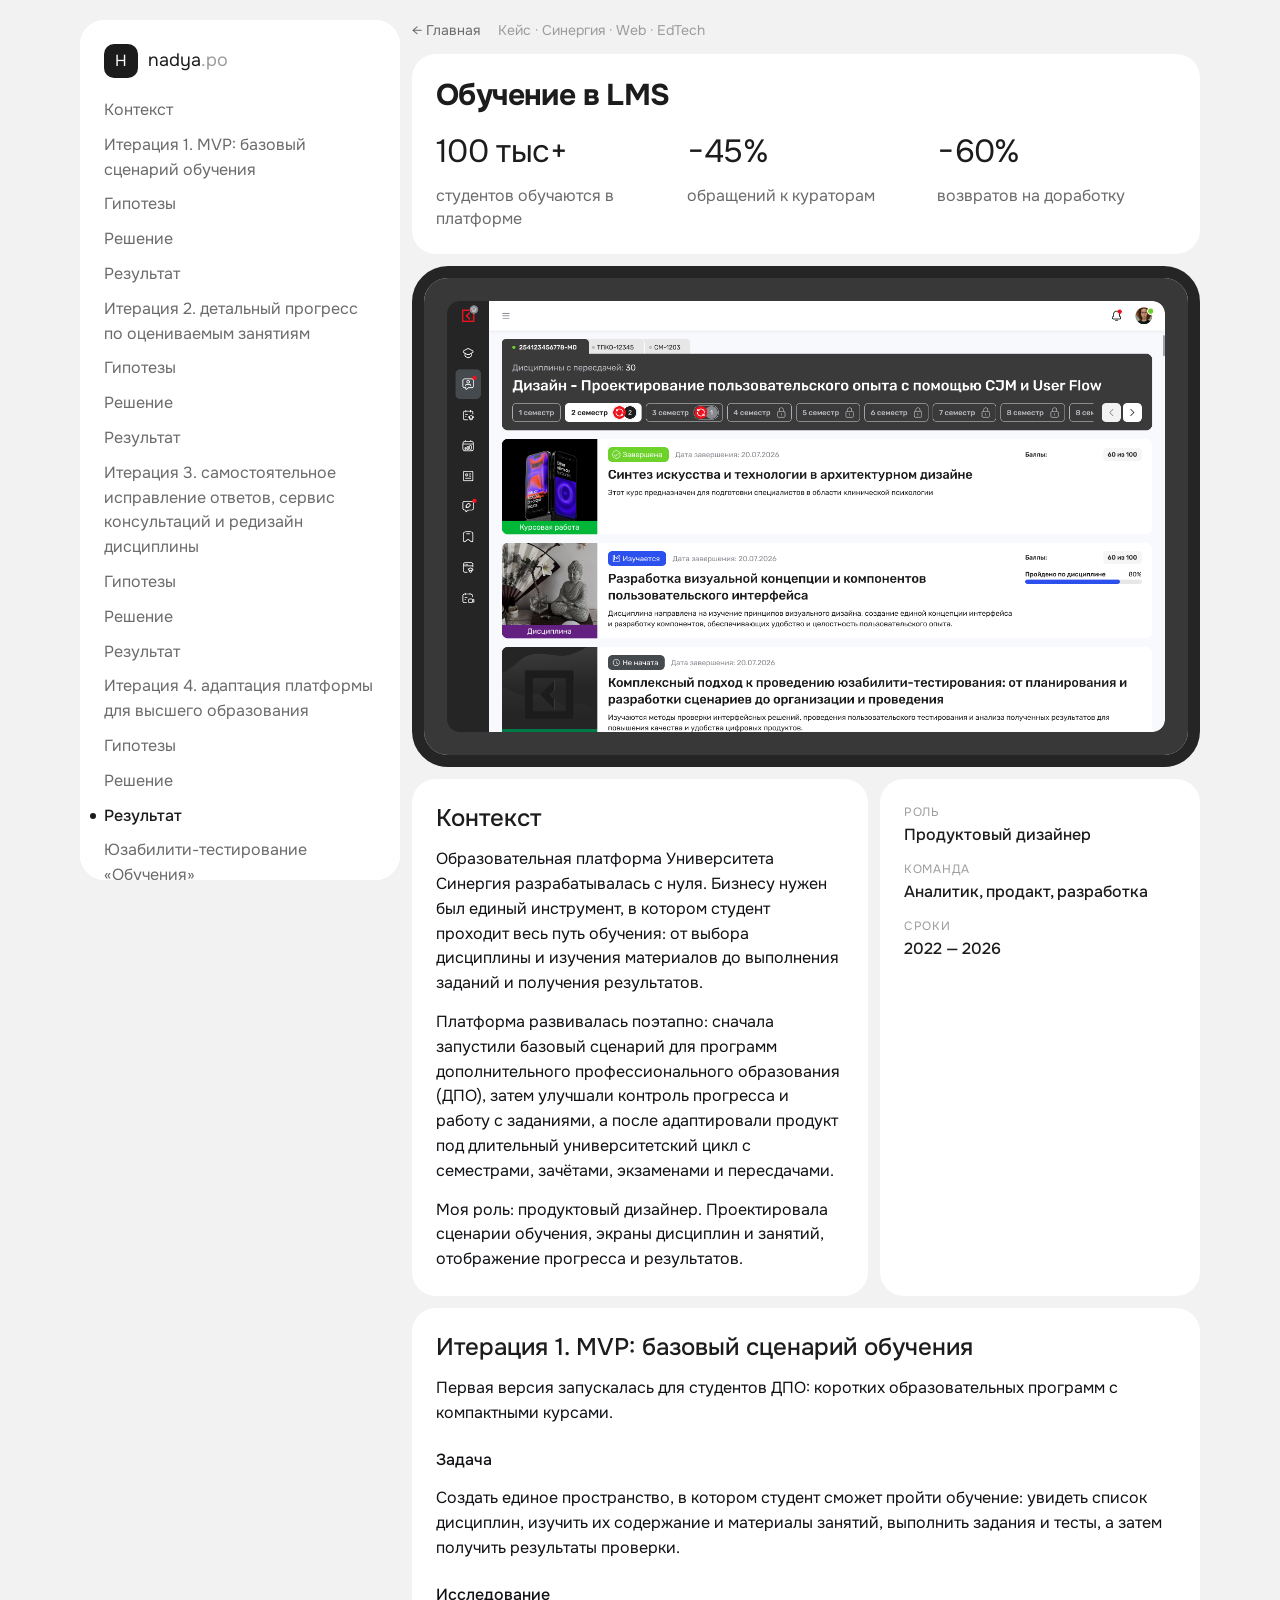
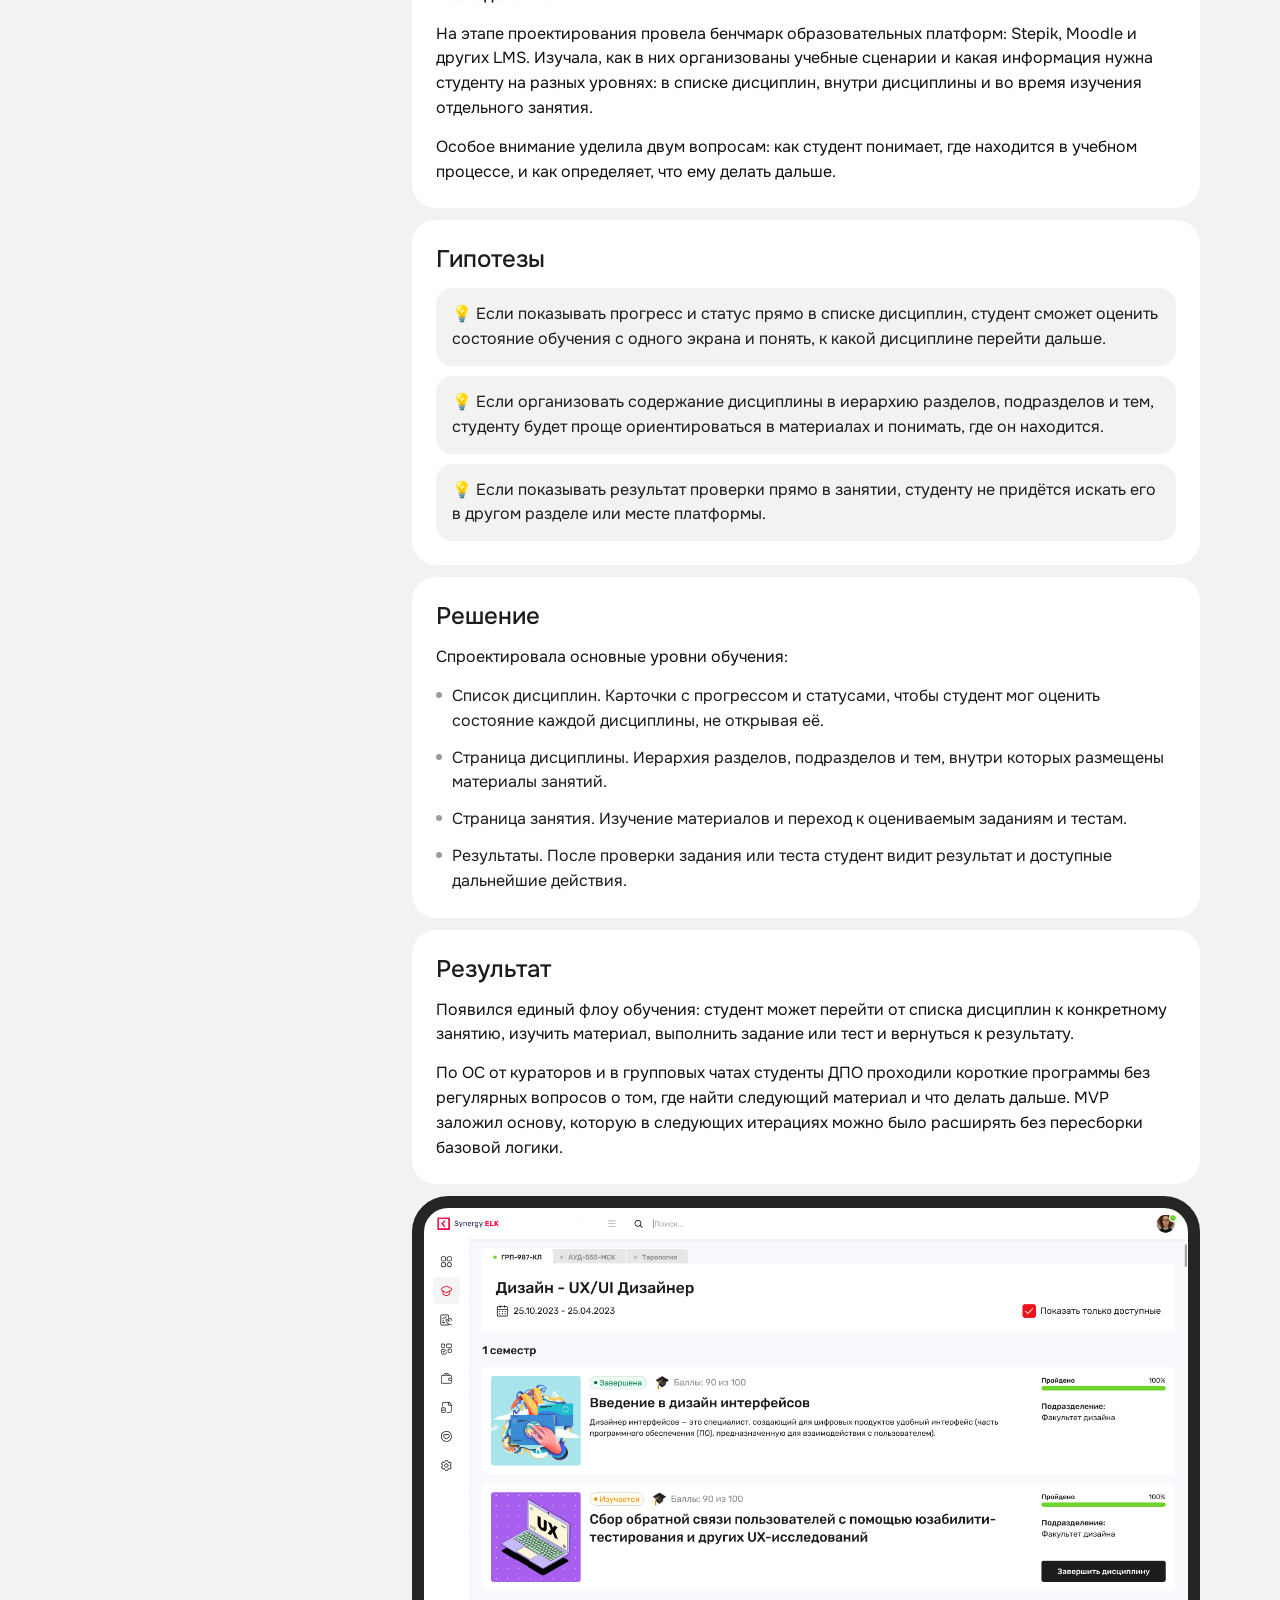
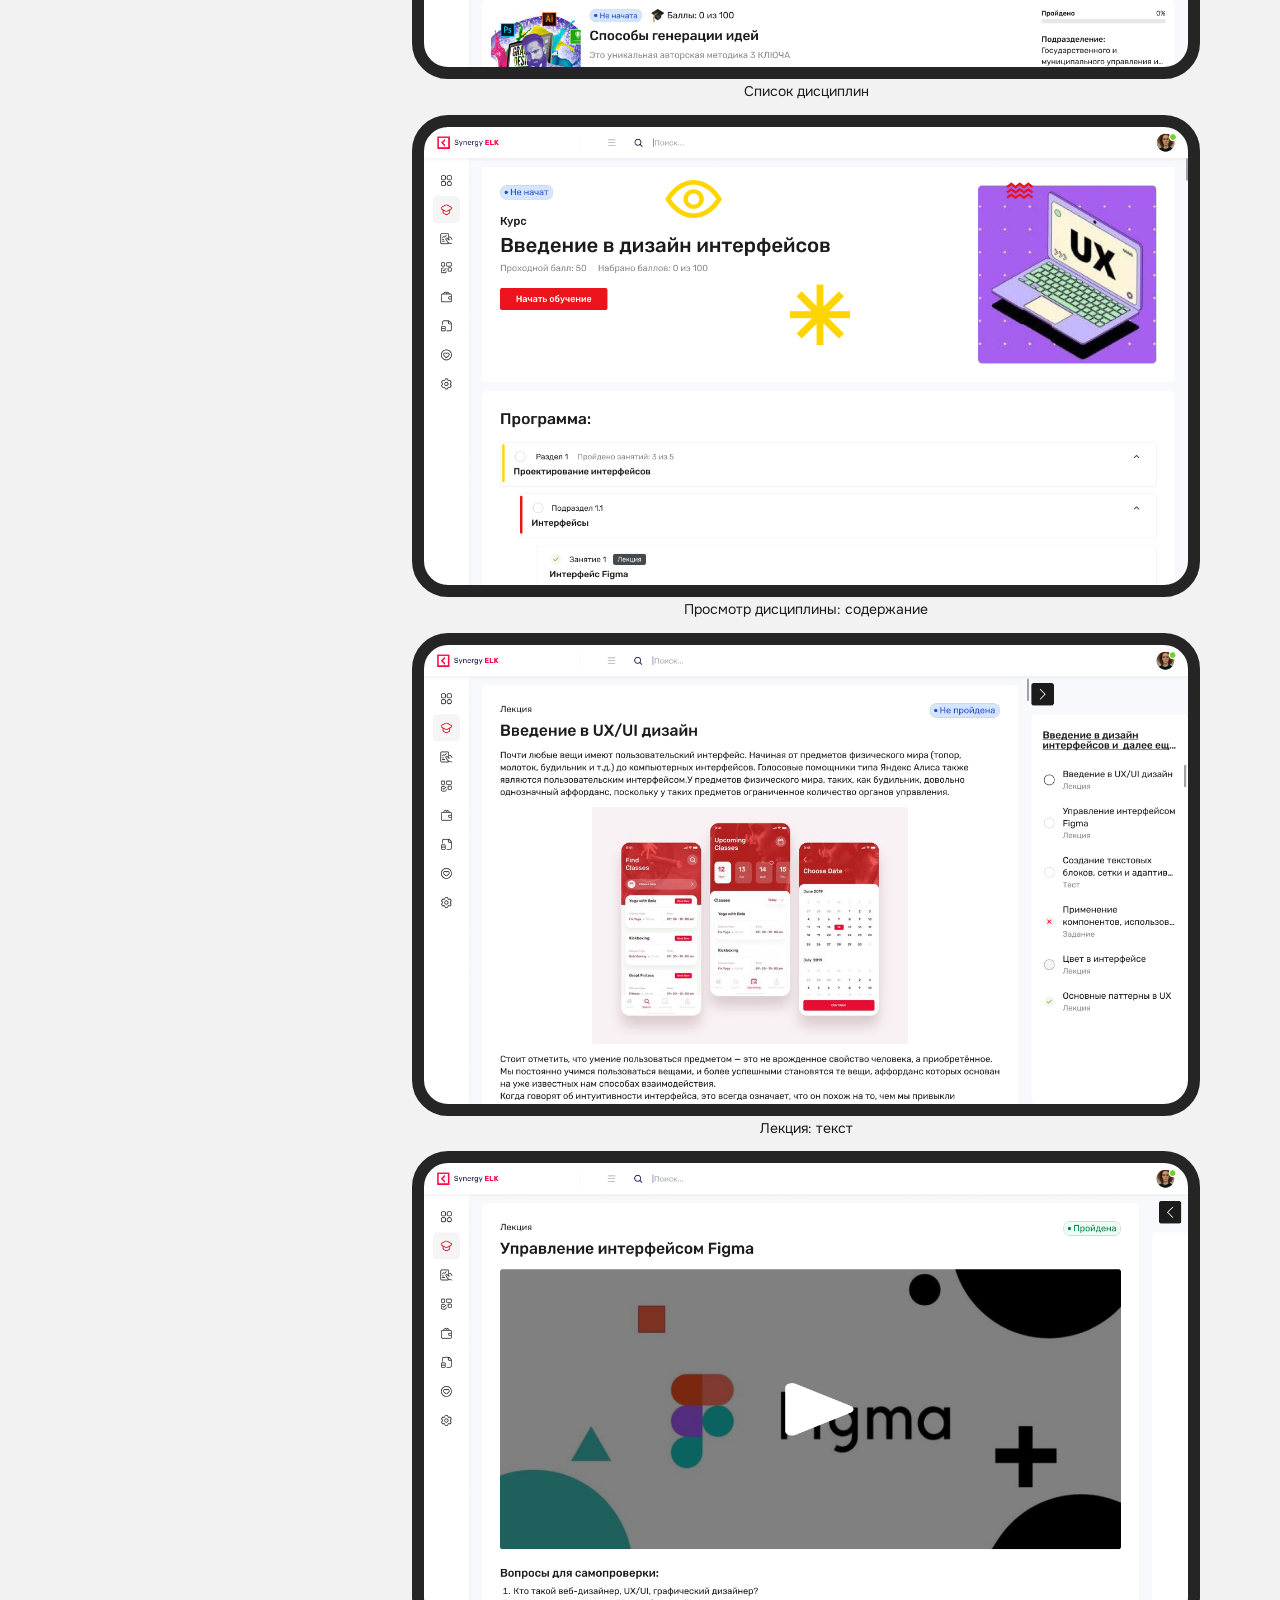
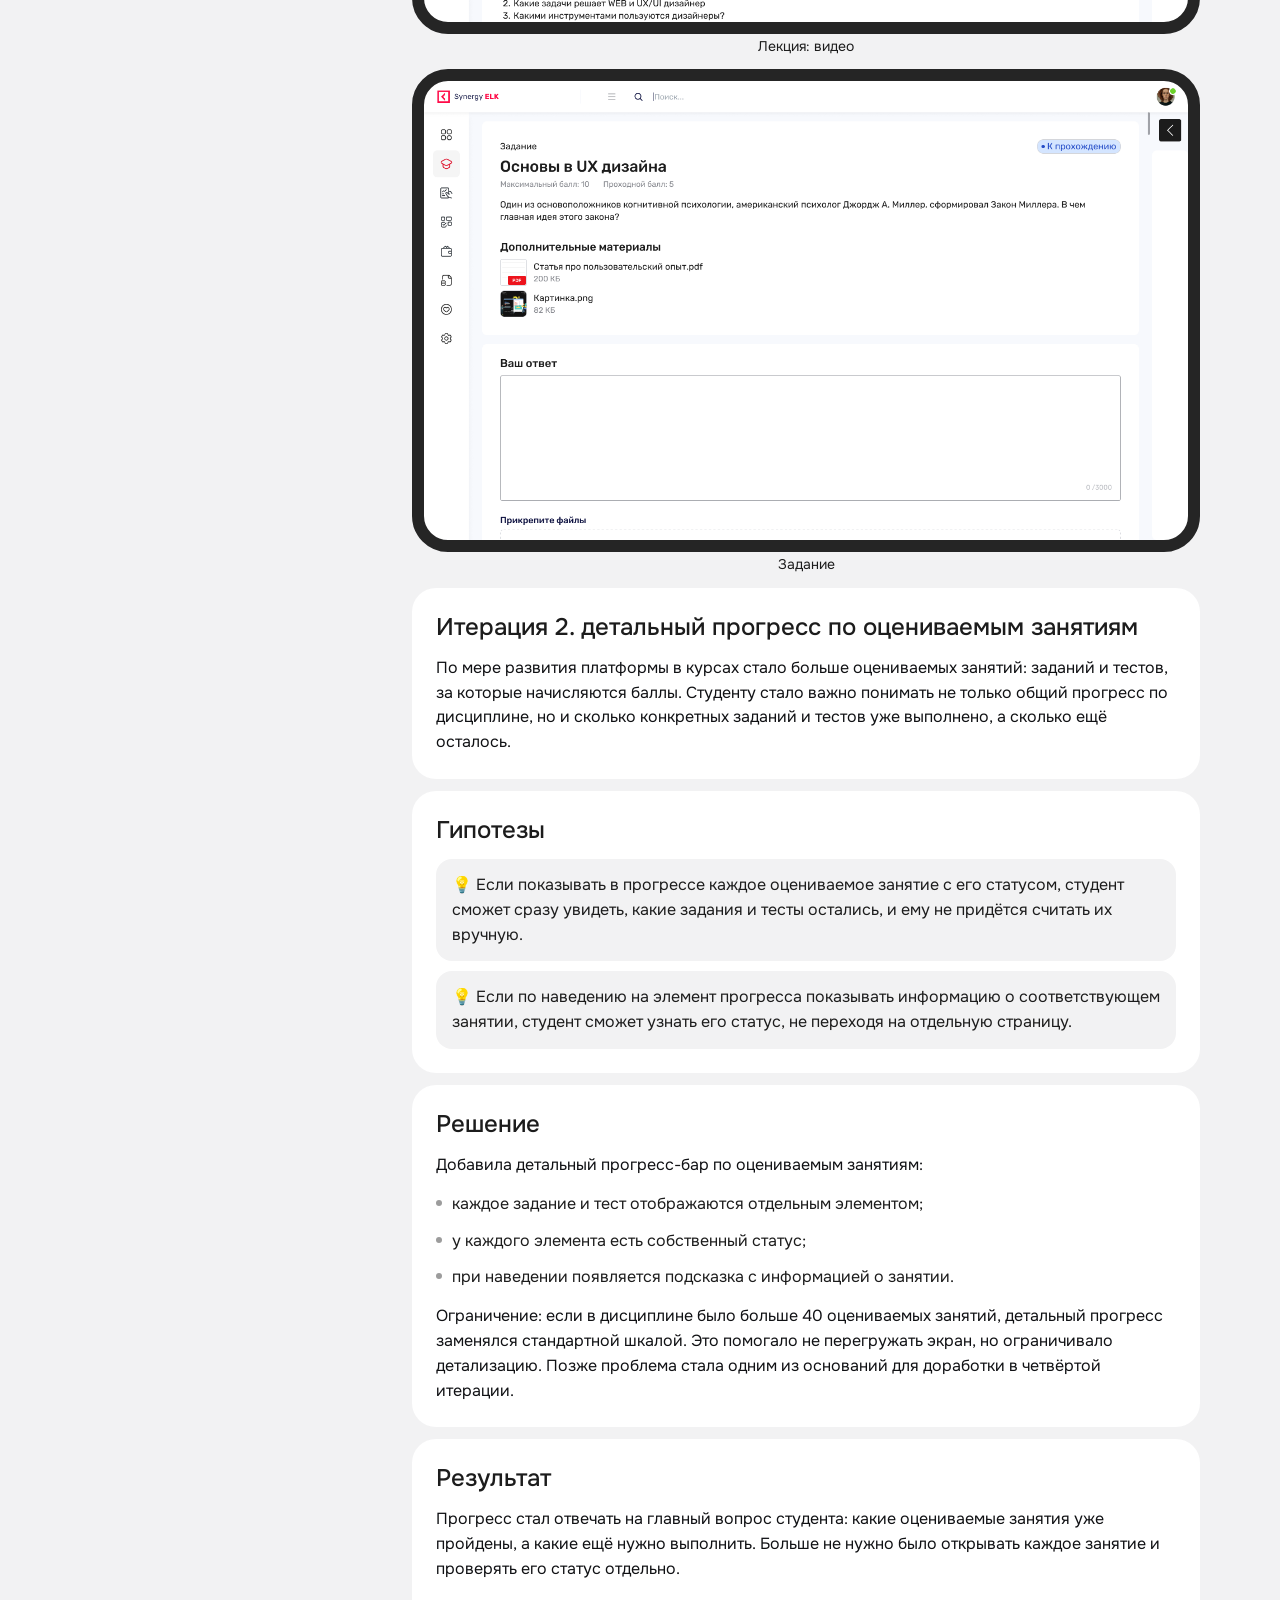
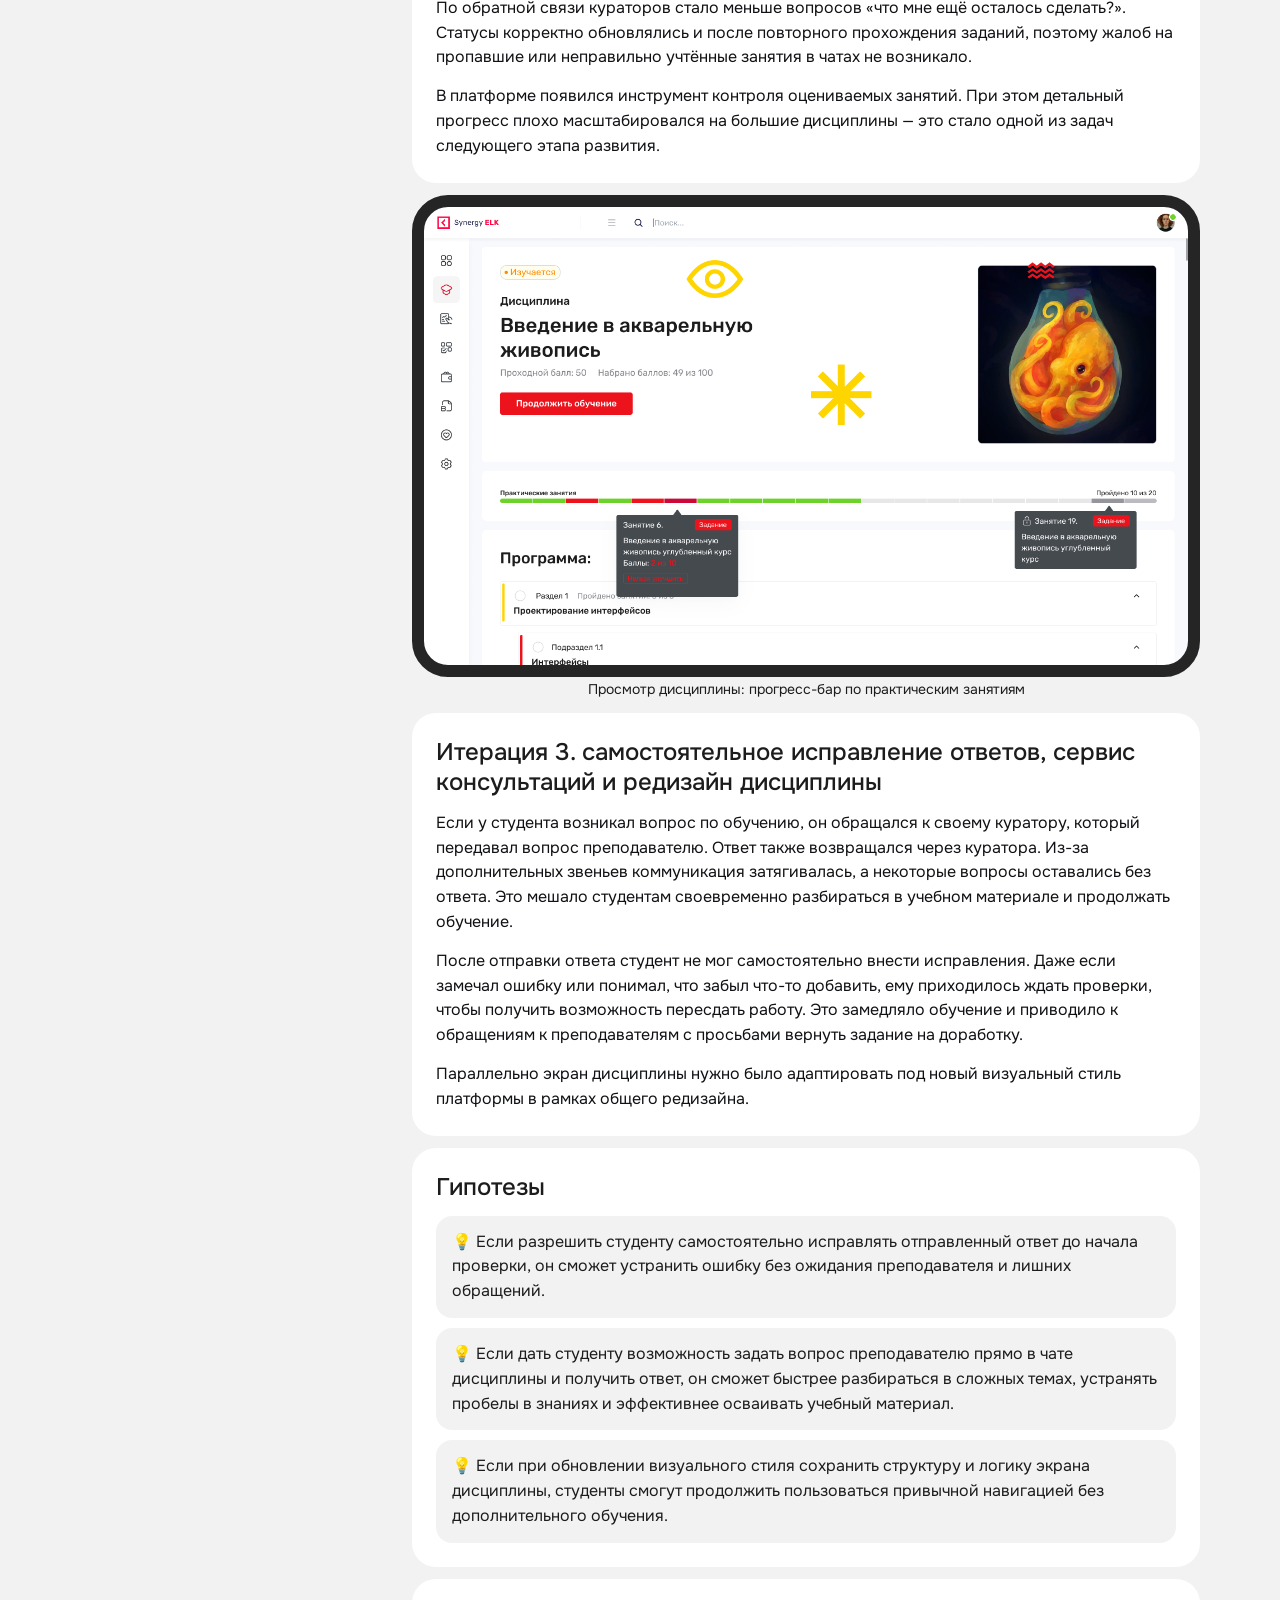
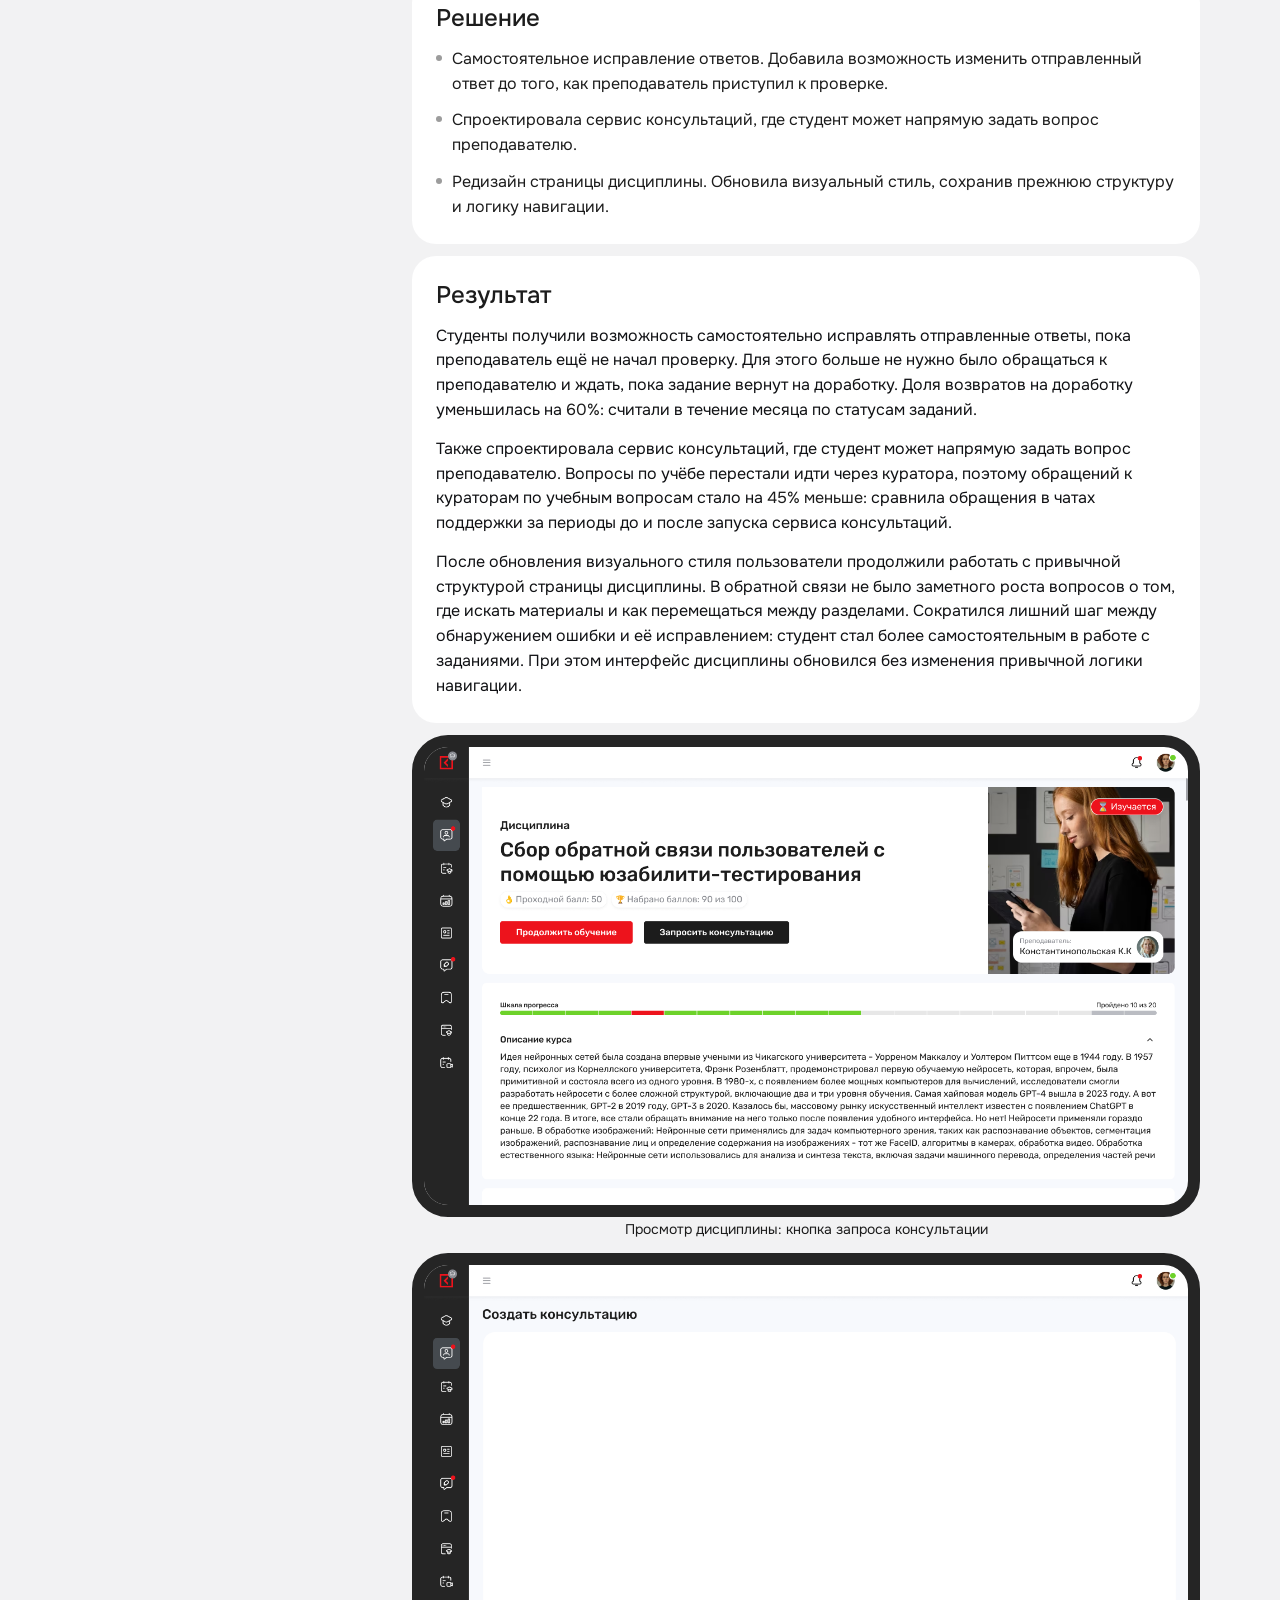
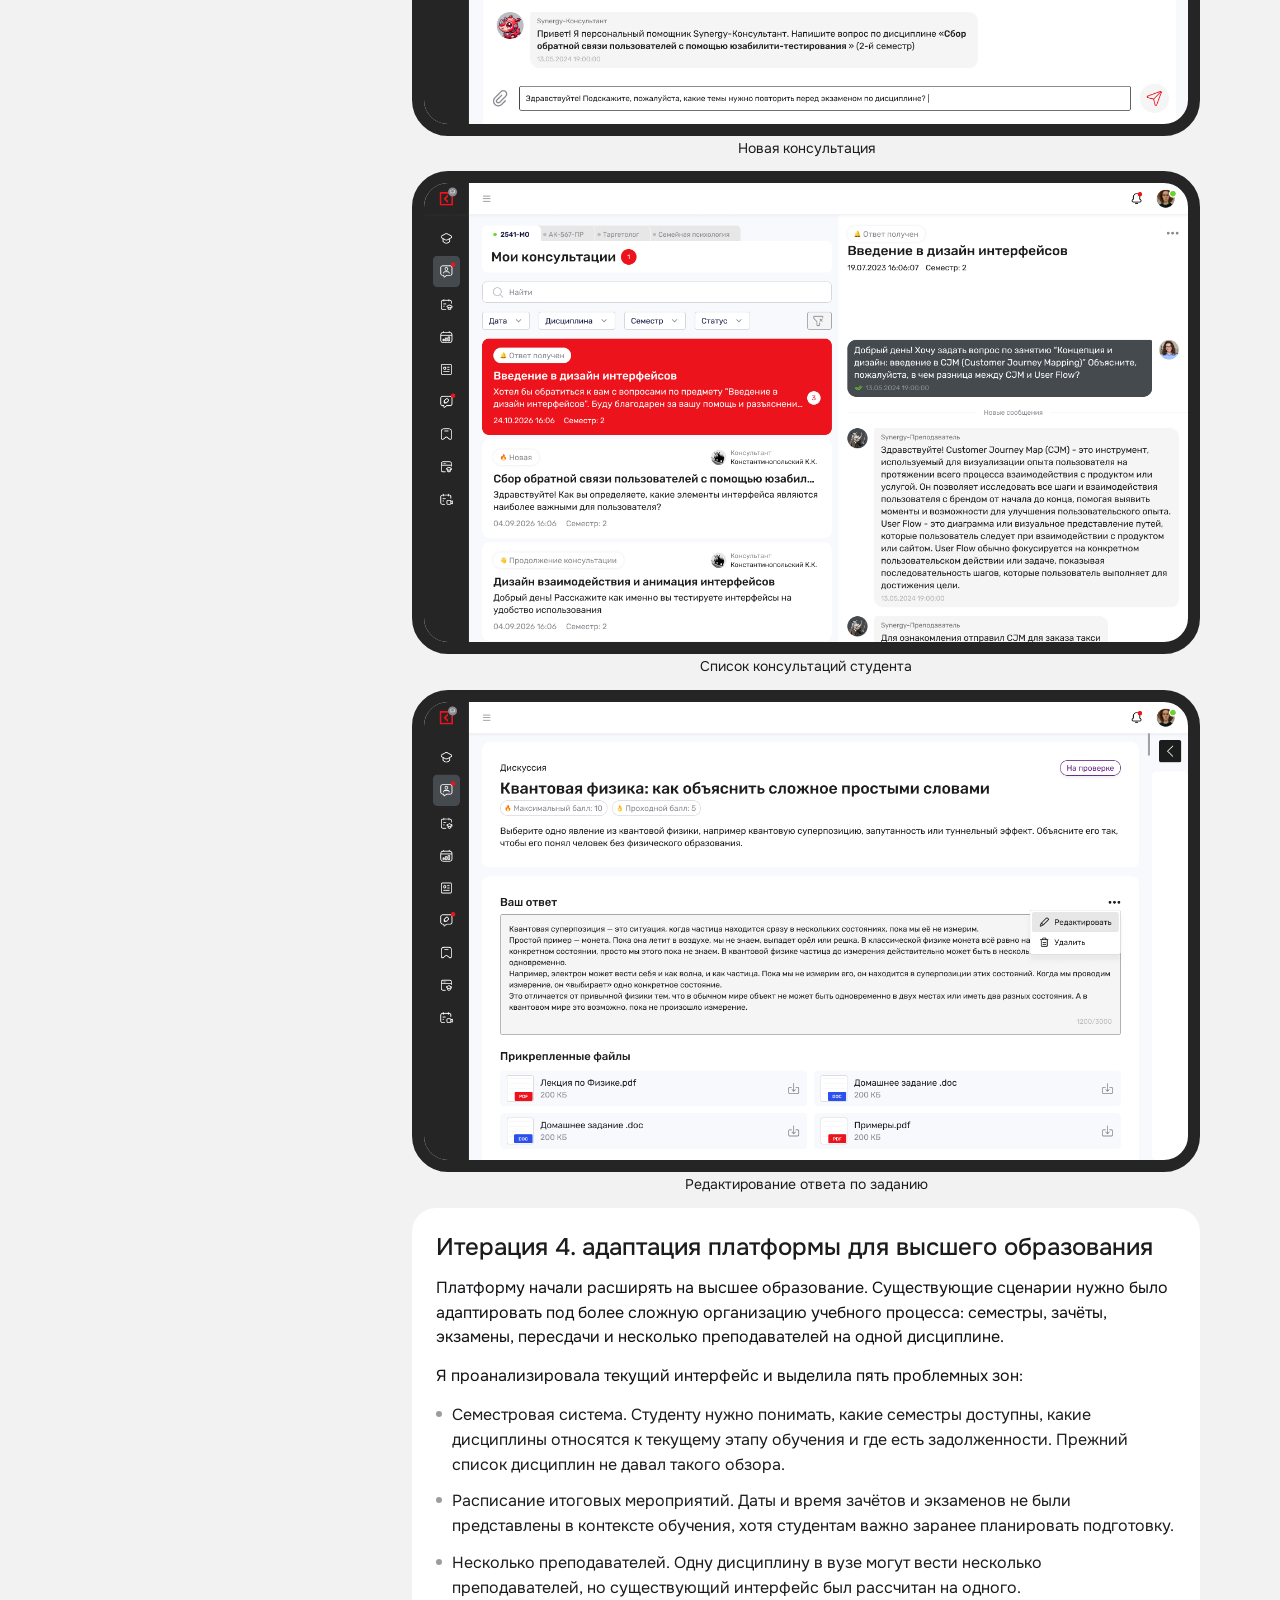
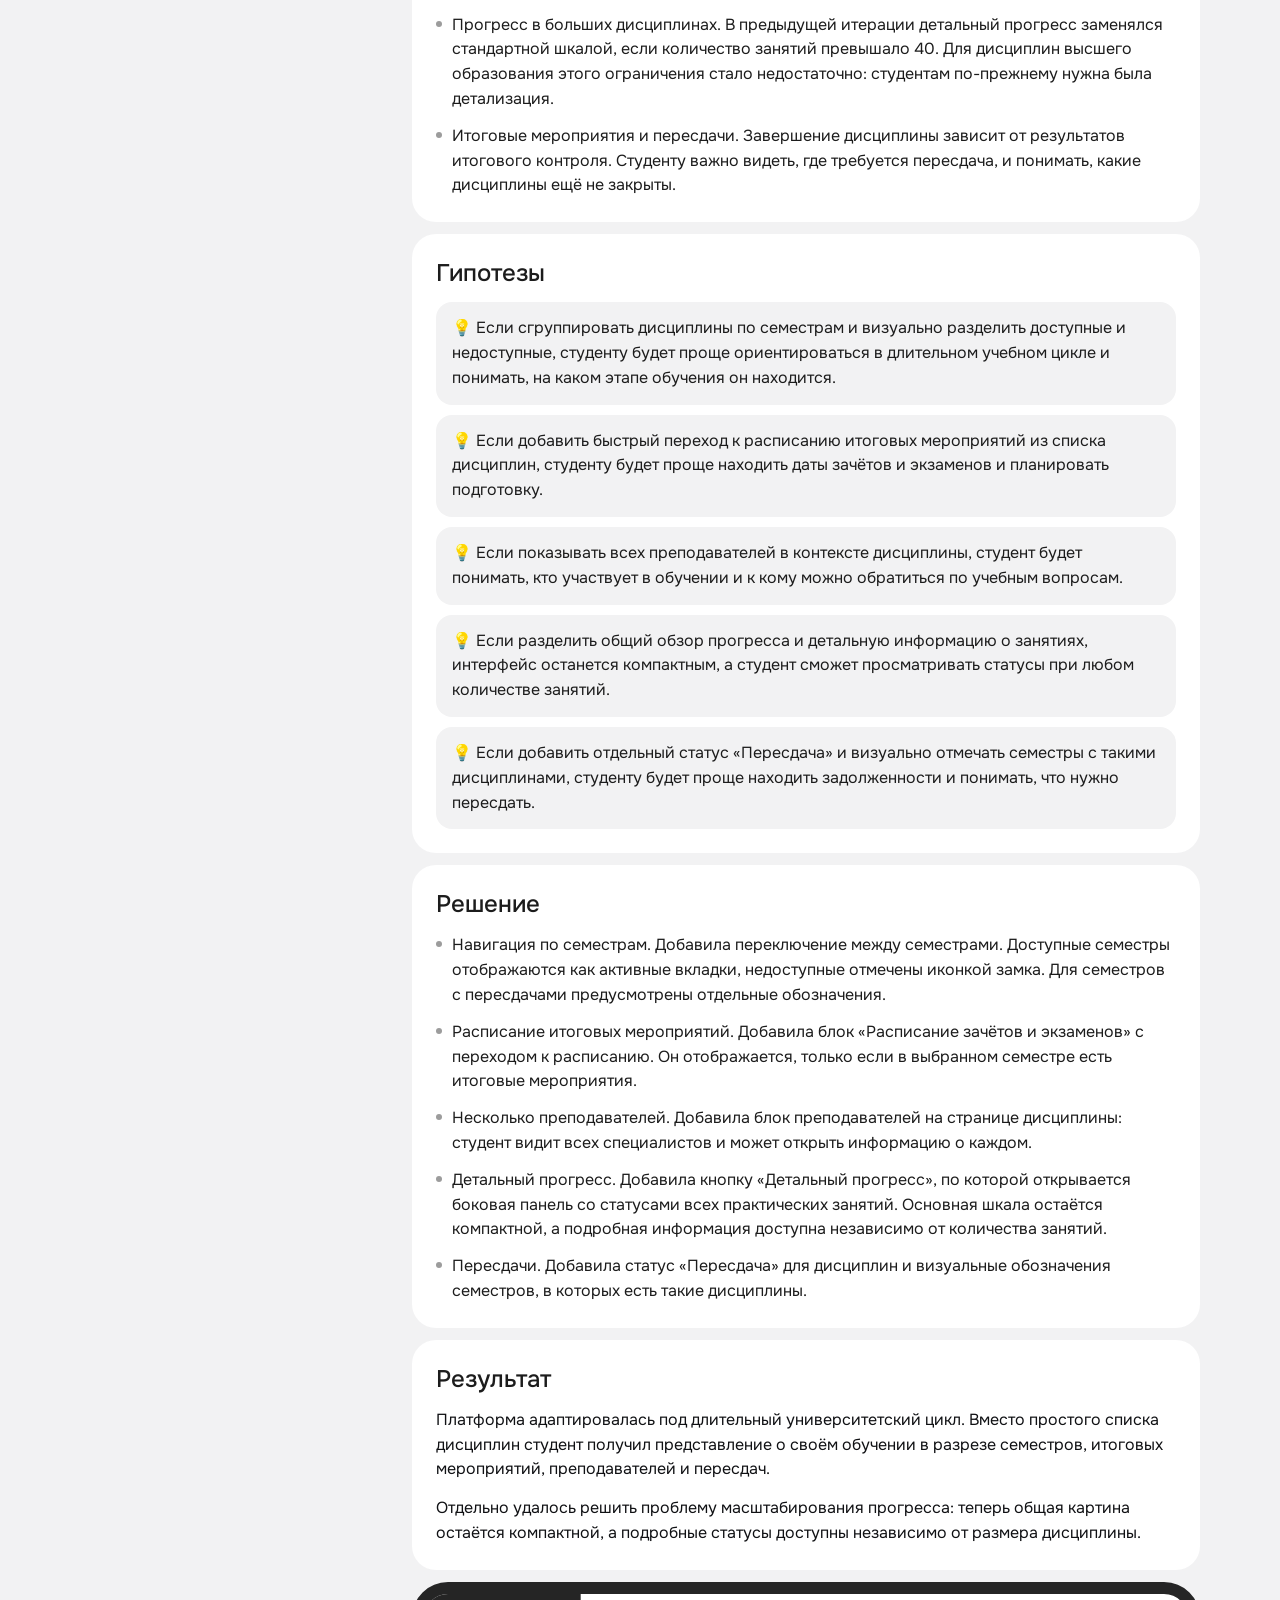
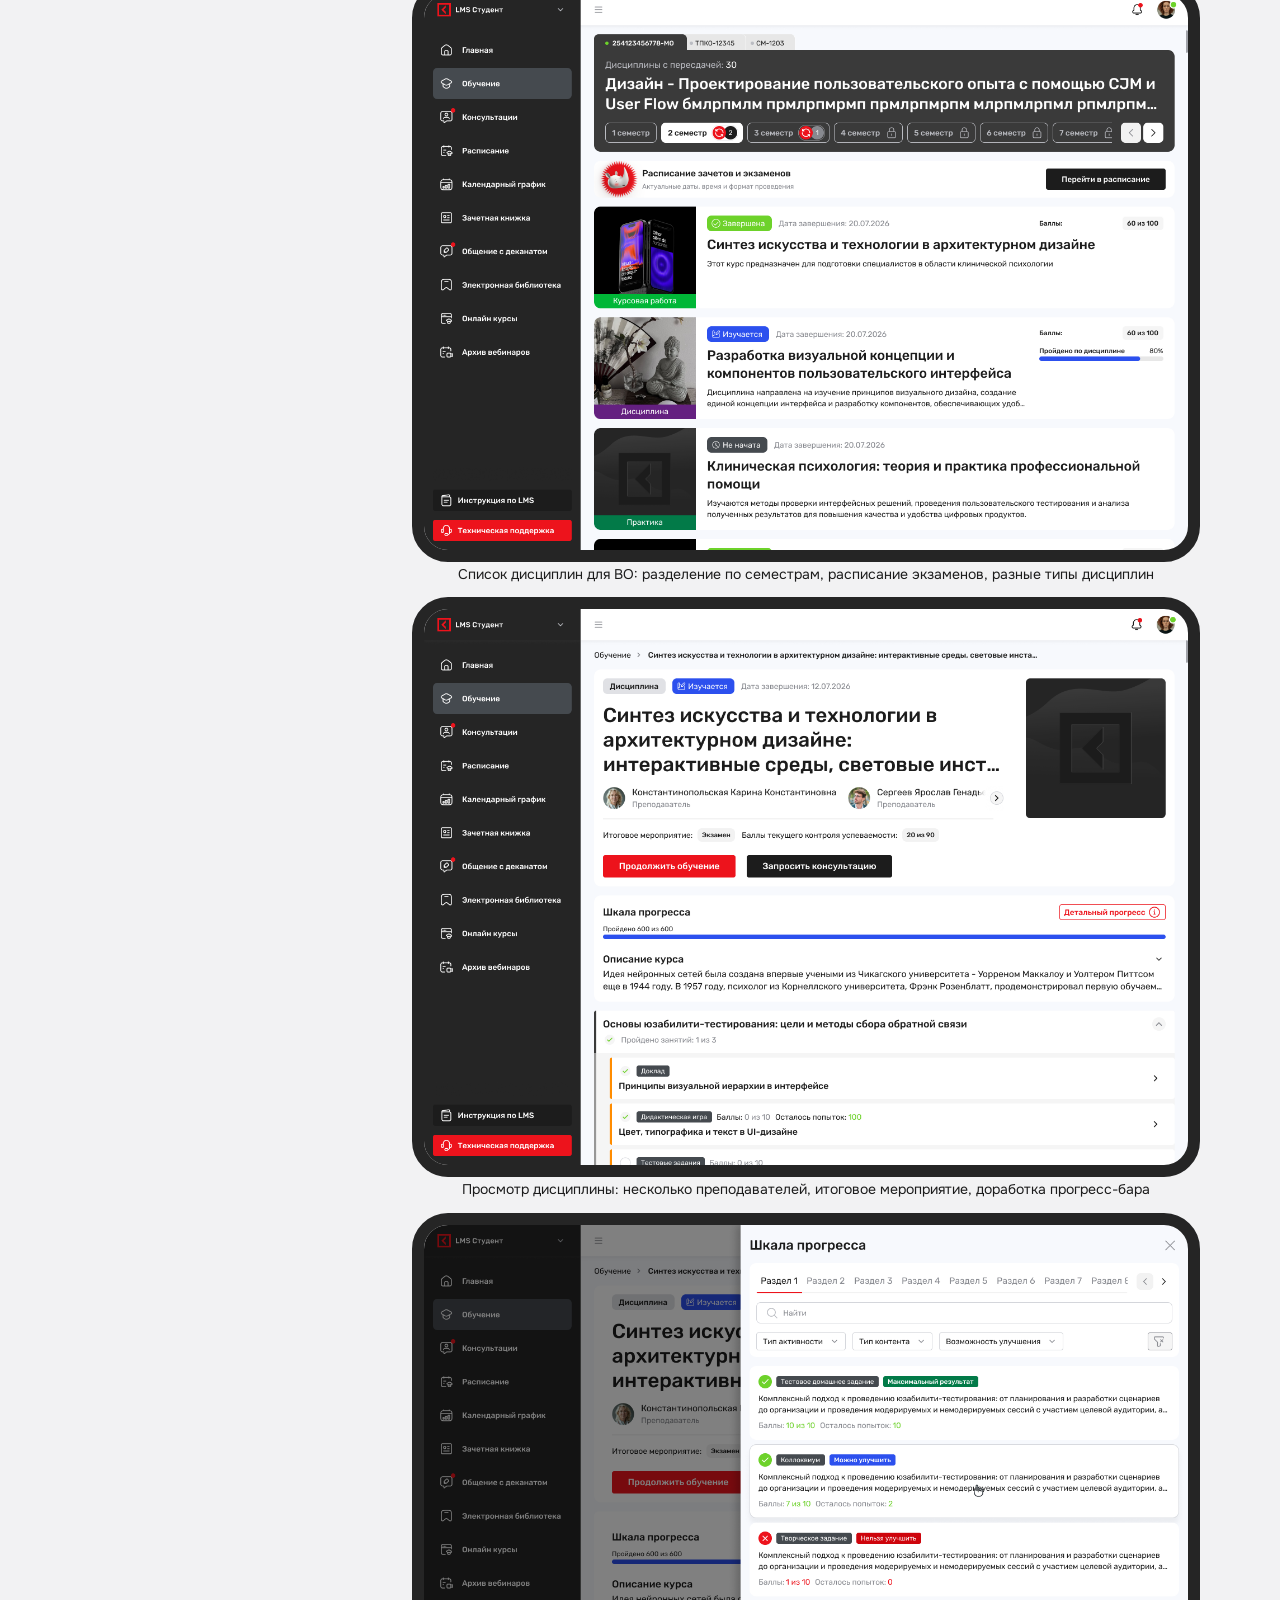
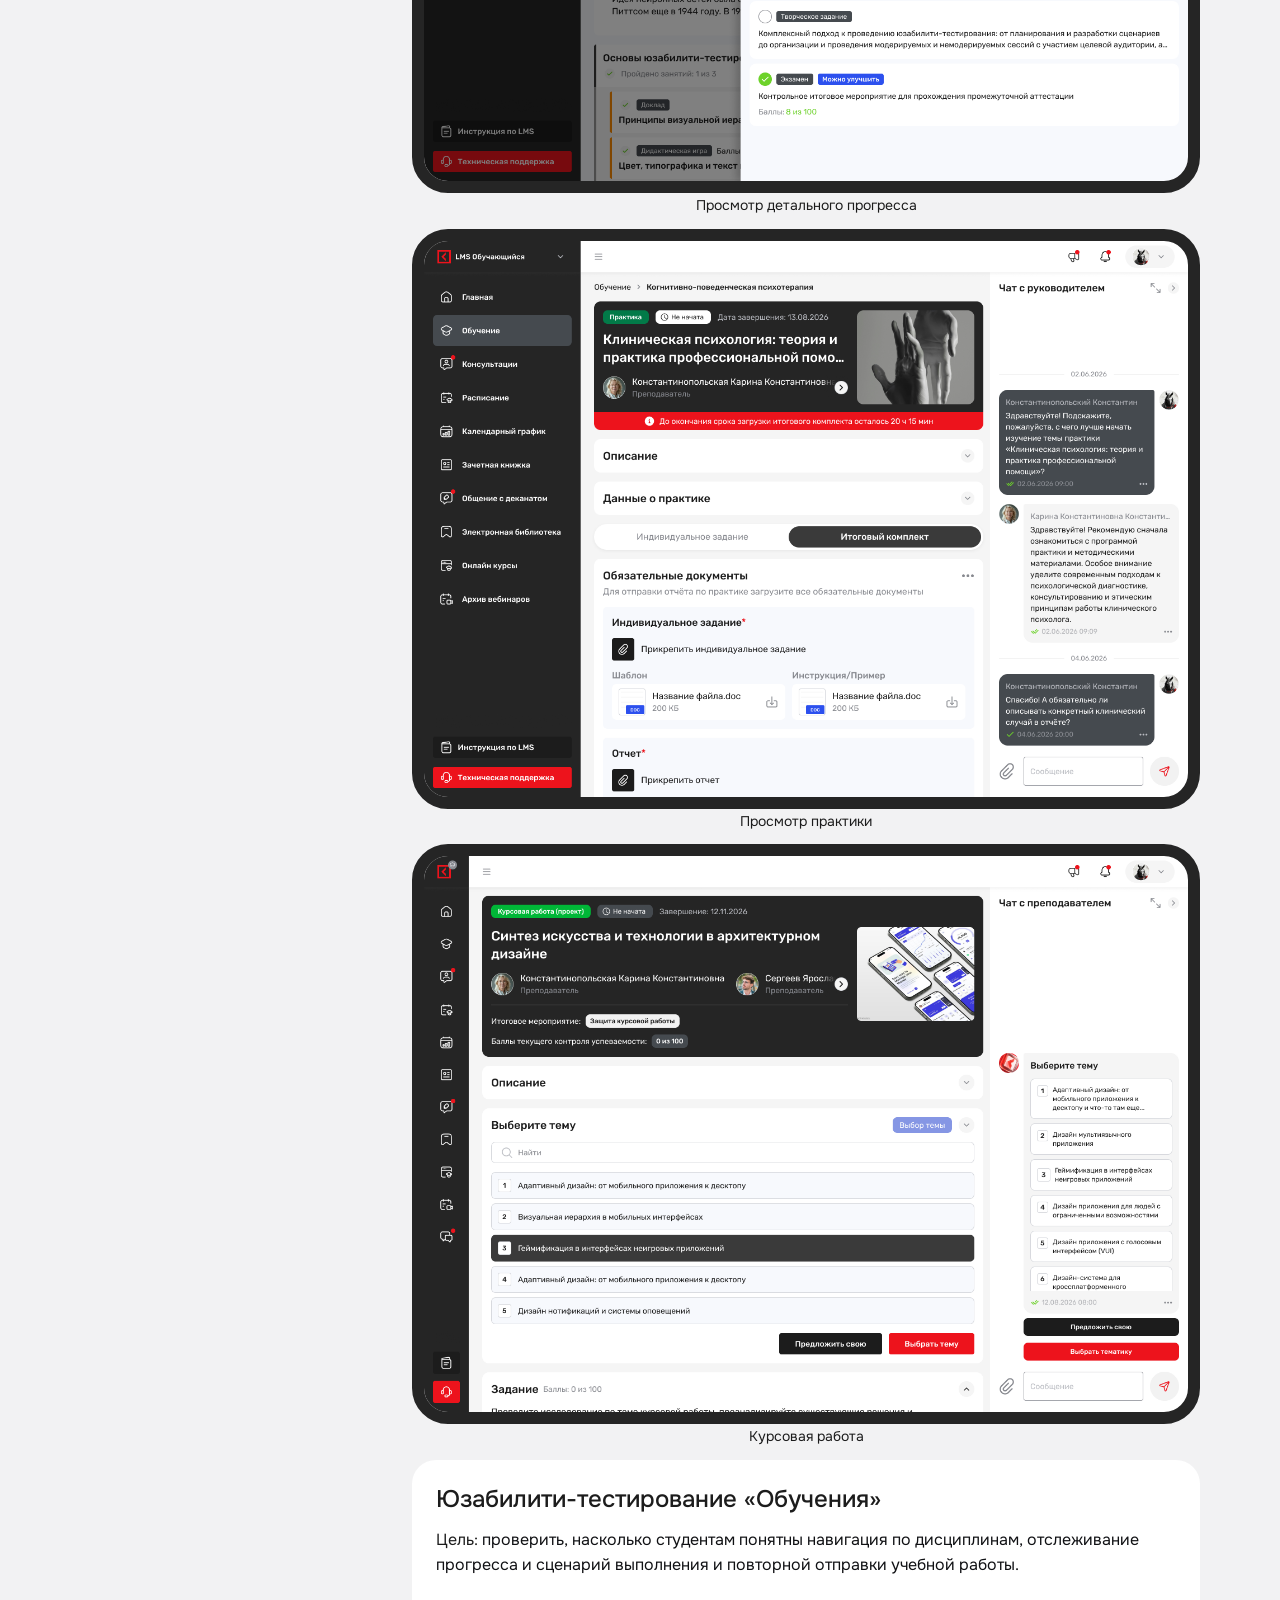
<file: case-obuchenie.html>
<!DOCTYPE html>
<html lang="ru">
<head>
  <meta charset="UTF-8">
  <meta name="viewport" content="width=device-width, initial-scale=1.0">
  <title>Обучение в LMS — кейс · Надя Порядина</title>
  <meta name="description" content="Кейс: образовательная платформа — от MVP для ДПО до университетского цикла.">
  <link rel="preconnect" href="https://fonts.googleapis.com">
  <link rel="preconnect" href="https://fonts.gstatic.com" crossorigin>
  <link href="https://fonts.googleapis.com/css2?family=Onest:wght@400&display=swap" rel="stylesheet">
  <link rel="stylesheet" href="styles.css?v66">
  <style>
    #body{display:contents}
    .list p{color:var(--ink)}
    .sub-head{font-weight:500;color:var(--ink);margin-top:8px}
    .cell-kicker{font-size:24px;line-height:1.25;color:var(--ink);text-transform:none;letter-spacing:normal;font-weight:500}
      @media (max-width:1024px){ .nums{grid-template-columns:repeat(3,1fr)} }
    @media (max-width:640px){ .nums{grid-template-columns:1fr} }
      .list p{font-size:16px;color:var(--ink)}
  </style>
</head>
<body>
<div class="layout">
  <aside class="side">
    <a class="logo" href="index.html" aria-label="На главную">
      <span class="logo-mark">Н</span>
      <span>nadya<em>.po</em></span>
    </a>
    <nav class="side-nav" aria-label="Разделы кейса">
      <a href="#kontekst">Контекст</a>
      <a href="#iteraciya-1-mvp-bazovy-s">Итерация 1. MVP: базовый сценарий обучения</a>
      <a href="#gipotezy">Гипотезы</a>
      <a href="#reshenie">Решение</a>
      <a href="#rezultat-iteracii">Результат</a>
      <a href="#iteraciya-2-detalny-prog">Итерация 2. детальный прогресс по оцениваемым занятиям</a>
      <a href="#gipotezy-2">Гипотезы</a>
      <a href="#reshenie-2">Решение</a>
      <a href="#rezultat-iteracii-2">Результат</a>
      <a href="#iteraciya-3-samostoyatel">Итерация 3. самостоятельное исправление ответов, сервис консультаций и редизайн дисциплины</a>
      <a href="#gipotezy-3">Гипотезы</a>
      <a href="#reshenie-3">Решение</a>
      <a href="#rezultat-iteracii-3">Результат</a>
      <a href="#iteraciya-4-adaptaciya-p">Итерация 4. адаптация платформы для высшего образования</a>
      <a href="#gipotezy-4">Гипотезы</a>
      <a href="#reshenie-4">Решение</a>
      <a href="#rezultat-iteracii-4">Результат</a>
      <a href="#usability">Юзабилити-тестирование «Обучения»</a>
      <a href="#itog-ke-sa">Итог кейса</a>
      <a href="#refleksiya">Рефлексия</a>
    </nav>
  </aside>
  <main class="bento">
    <div class="page-top">
      <a class="back" href="index.html">← Главная</a>
      <span class="crumb">Кейс · Синергия · Web · EdTech</span>
    </div>
    <section class="cell s12" id="start">
      <h1 class="h1">Обучение в LMS</h1>
      <div class="nums" style="grid-template-columns:repeat(3,1fr);margin-top:8px">
        <div class="num"><div class="v">100 тыс+</div><div class="k">студентов обучаются в платформе</div></div>
        <div class="num"><div class="v">−45%</div><div class="k">обращений к кураторам</div></div>
        <div class="num"><div class="v">−60%</div><div class="k">возвратов на доработку</div></div>
      </div>
    </section>
    <div id="body">
    <div style="grid-column:span 12">
      <img class="zoomable" src="assets/case-obuchenie-cover.png" alt="Обучение в LMS — обложка кейса" style="cursor:zoom-in;width:calc(100% - 24px);height:auto;display:block;border-radius:24px;outline:12px solid #252525;outline-offset:0;margin:12px auto">
    </div>
    <div class="ctx-row">
    <section class="cell" id="kontekst">
      <span class="cell-kicker">Контекст</span>
      <p class="cell-text primary">Образовательная платформа Университета Синергия разрабатывалась с нуля. Бизнесу нужен был единый инструмент, в котором студент проходит весь путь обучения: от выбора дисциплины и изучения материалов до выполнения заданий и получения результатов.</p>
      <p class="cell-text primary">Платформа развивалась поэтапно: сначала запустили базовый сценарий для программ дополнительного профессионального образования (ДПО), затем улучшали контроль прогресса и работу с заданиями, а после адаптировали продукт под длительный университетский цикл с семестрами, зачётами, экзаменами и пересдачами.</p>
      <p class="cell-text primary">Моя роль: продуктовый дизайнер. Проектировала сценарии обучения, экраны дисциплин и занятий, отображение прогресса и результатов.</p>
    </section>
    <aside class="cell">
      <div class="ctx-ci"><span>Роль</span><b>Продуктовый дизайнер</b></div>
      <div class="ctx-ci"><span>Команда</span><b>Аналитик, продакт, разработка</b></div>
      <div class="ctx-ci"><span>Сроки</span><b>2022 — 2026</b></div>
    </aside>
    </div>
    <section class="cell s12" id="iteraciya-1-mvp-bazovy-s">
      <span class="cell-kicker">Итерация 1. MVP: базовый сценарий обучения</span>
      <p class="cell-text primary">Первая версия запускалась для студентов ДПО: коротких образовательных программ с компактными курсами.</p>
      <p class="cell-text primary sub-head">Задача</p>
      <p class="cell-text primary">Создать единое пространство, в котором студент сможет пройти обучение: увидеть список дисциплин, изучить их содержание и материалы занятий, выполнить задания и тесты, а затем получить результаты проверки.</p>
      <p class="cell-text primary sub-head">Исследование</p>
      <p class="cell-text primary">На этапе проектирования провела бенчмарк образовательных платформ: Stepik, Moodle и других LMS. Изучала, как в них организованы учебные сценарии и какая информация нужна студенту на разных уровнях: в списке дисциплин, внутри дисциплины и во время изучения отдельного занятия.</p>
      <p class="cell-text primary">Особое внимание уделила двум вопросам: как студент понимает, где находится в учебном процессе, и как определяет, что ему делать дальше.</p>
    </section>
    <section class="cell s12" id="gipotezy">
      <span class="cell-kicker">Гипотезы</span>
      <div style="display:flex;flex-direction:column;gap:10px">
          <div style="background:var(--bg);border-radius:var(--radius-in);padding:14px 16px;font-size:16px;color:var(--ink)">💡 Если показывать прогресс и статус прямо в списке дисциплин, студент сможет оценить состояние обучения с одного экрана и понять, к какой дисциплине перейти дальше.</div>
          <div style="background:var(--bg);border-radius:var(--radius-in);padding:14px 16px;font-size:16px;color:var(--ink)">💡 Если организовать содержание дисциплины в иерархию разделов, подразделов и тем, студенту будет проще ориентироваться в материалах и понимать, где он находится.</div>
          <div style="background:var(--bg);border-radius:var(--radius-in);padding:14px 16px;font-size:16px;color:var(--ink)">💡 Если показывать результат проверки прямо в занятии, студенту не придётся искать его в другом разделе или месте платформы.</div>
        </div>
    </section>
    <section class="cell s12" id="reshenie">
      <span class="cell-kicker">Решение</span>
      <p class="cell-text primary">Спроектировала основные уровни обучения:</p>
      <ul class="list"><li><p>Список дисциплин. Карточки с прогрессом и статусами, чтобы студент мог оценить состояние каждой дисциплины, не открывая её.</p></li><li><p>Страница дисциплины. Иерархия разделов, подразделов и тем, внутри которых размещены материалы занятий.</p></li><li><p>Страница занятия. Изучение материалов и переход к оцениваемым заданиям и тестам.</p></li><li><p>Результаты. После проверки задания или теста студент видит результат и доступные дальнейшие действия.</p></li></ul>
    </section>
    <section class="cell s12" id="rezultat-iteracii">
      <span class="cell-kicker">Результат</span>
      <p class="cell-text primary">Появился единый флоу обучения: студент может перейти от списка дисциплин к конкретному занятию, изучить материал, выполнить задание или тест и вернуться к результату.</p>
      <p class="cell-text primary">По ОС от кураторов и в групповых чатах студенты ДПО проходили короткие программы без регулярных вопросов о том, где найти следующий материал и что делать дальше. MVP заложил основу, которую в следующих итерациях можно было расширять без пересборки базовой логики.</p>
    </section>
    <div style="grid-column:span 12">
      <img class="zoomable" src="assets/case-obuchenie-subjects.png" alt="Список дисциплин" style="cursor:zoom-in;width:calc(100% - 24px);height:auto;display:block;border-radius:24px;outline:12px solid #252525;outline-offset:0;margin:12px auto">
      <div style="text-align:center;font-size:14px;color:var(--ink);padding-top:2px">Список дисциплин</div>
    </div>
    <div style="grid-column:span 12">
      <img class="zoomable" src="assets/case-obuchenie-subject-content.png" alt="Просмотр дисциплины: содержание" style="cursor:zoom-in;width:calc(100% - 24px);height:auto;display:block;border-radius:24px;outline:12px solid #252525;outline-offset:0;margin:12px auto">
      <div style="text-align:center;font-size:14px;color:var(--ink);padding-top:2px">Просмотр дисциплины: содержание</div>
    </div>
    <div style="grid-column:span 12">
      <img class="zoomable" src="assets/case-obuchenie-lecture-text.png" alt="Лекция: текст" style="cursor:zoom-in;width:calc(100% - 24px);height:auto;display:block;border-radius:24px;outline:12px solid #252525;outline-offset:0;margin:12px auto">
      <div style="text-align:center;font-size:14px;color:var(--ink);padding-top:2px">Лекция: текст</div>
    </div>
    <div style="grid-column:span 12">
      <img class="zoomable" src="assets/case-obuchenie-lecture-video.png" alt="Лекция: видео" style="cursor:zoom-in;width:calc(100% - 24px);height:auto;display:block;border-radius:24px;outline:12px solid #252525;outline-offset:0;margin:12px auto">
      <div style="text-align:center;font-size:14px;color:var(--ink);padding-top:2px">Лекция: видео</div>
    </div>
    <div style="grid-column:span 12">
      <img class="zoomable" src="assets/case-obuchenie-assignment.png" alt="Задание" style="cursor:zoom-in;width:calc(100% - 24px);height:auto;display:block;border-radius:24px;outline:12px solid #252525;outline-offset:0;margin:12px auto">
      <div style="text-align:center;font-size:14px;color:var(--ink);padding-top:2px">Задание</div>
    </div>
    <section class="cell s12" id="iteraciya-2-detalny-prog">
      <span class="cell-kicker">Итерация 2. детальный прогресс по оцениваемым занятиям</span>
      <p class="cell-text primary">По мере развития платформы в курсах стало больше оцениваемых занятий: заданий и тестов, за которые начисляются баллы. Студенту стало важно понимать не только общий прогресс по дисциплине, но и сколько конкретных заданий и тестов уже выполнено, а сколько ещё осталось.</p>
    </section>
    <section class="cell s12" id="gipotezy-2">
      <span class="cell-kicker">Гипотезы</span>
      <div style="display:flex;flex-direction:column;gap:10px">
          <div style="background:var(--bg);border-radius:var(--radius-in);padding:14px 16px;font-size:16px;color:var(--ink)">💡 Если показывать в прогрессе каждое оцениваемое занятие с его статусом, студент сможет сразу увидеть, какие задания и тесты остались, и ему не придётся считать их вручную.</div>
          <div style="background:var(--bg);border-radius:var(--radius-in);padding:14px 16px;font-size:16px;color:var(--ink)">💡 Если по наведению на элемент прогресса показывать информацию о соответствующем занятии, студент сможет узнать его статус, не переходя на отдельную страницу.</div>
        </div>
    </section>
    <section class="cell s12" id="reshenie-2">
      <span class="cell-kicker">Решение</span>
      <p class="cell-text primary">Добавила детальный прогресс-бар по оцениваемым занятиям:</p>
      <ul class="list"><li><p>каждое задание и тест отображаются отдельным элементом;</p></li><li><p>у каждого элемента есть собственный статус;</p></li><li><p>при наведении появляется подсказка с информацией о занятии.</p></li></ul>
      <p class="cell-text primary">Ограничение: если в дисциплине было больше 40 оцениваемых занятий, детальный прогресс заменялся стандартной шкалой. Это помогало не перегружать экран, но ограничивало детализацию. Позже проблема стала одним из оснований для доработки в четвёртой итерации.</p>
    </section>
    <section class="cell s12" id="rezultat-iteracii-2">
      <span class="cell-kicker">Результат</span>
      <p class="cell-text primary">Прогресс стал отвечать на главный вопрос студента: какие оцениваемые занятия уже пройдены, а какие ещё нужно выполнить. Больше не нужно было открывать каждое занятие и проверять его статус отдельно.</p>
      <p class="cell-text primary">По обратной связи кураторов стало меньше вопросов «что мне ещё осталось сделать?». Статусы корректно обновлялись и после повторного прохождения заданий, поэтому жалоб на пропавшие или неправильно учтённые занятия в чатах не возникало.</p>
      <p class="cell-text primary">В платформе появился инструмент контроля оцениваемых занятий. При этом детальный прогресс плохо масштабировался на большие дисциплины — это стало одной из задач следующего этапа развития.</p>
    </section>
    <div style="grid-column:span 12">
      <img class="zoomable" src="assets/case-obuchenie-progress-bar.png" alt="Просмотр дисциплины: прогресс-бар по практическим занятиям" style="cursor:zoom-in;width:calc(100% - 24px);height:auto;display:block;border-radius:24px;outline:12px solid #252525;outline-offset:0;margin:12px auto">
      <div style="text-align:center;font-size:14px;color:var(--ink);padding-top:2px">Просмотр дисциплины: прогресс-бар по практическим занятиям</div>
    </div>
    <section class="cell s12" id="iteraciya-3-samostoyatel">
      <span class="cell-kicker">Итерация 3. самостоятельное исправление ответов, сервис консультаций и редизайн дисциплины</span>
      <p class="cell-text primary">Если у студента возникал вопрос по обучению, он обращался к своему куратору, который передавал вопрос преподавателю. Ответ также возвращался через куратора. Из-за дополнительных звеньев коммуникация затягивалась, а некоторые вопросы оставались без ответа. Это мешало студентам своевременно разбираться в учебном материале и продолжать обучение.</p>
      <p class="cell-text primary">После отправки ответа студент не мог самостоятельно внести исправления. Даже если замечал ошибку или понимал, что забыл что-то добавить, ему приходилось ждать проверки, чтобы получить возможность пересдать работу. Это замедляло обучение и приводило к обращениям к преподавателям с просьбами вернуть задание на доработку.</p>
      <p class="cell-text primary">Параллельно экран дисциплины нужно было адаптировать под новый визуальный стиль платформы в рамках общего редизайна.</p>
    </section>
    <section class="cell s12" id="gipotezy-3">
      <span class="cell-kicker">Гипотезы</span>
      <div style="display:flex;flex-direction:column;gap:10px">
          <div style="background:var(--bg);border-radius:var(--radius-in);padding:14px 16px;font-size:16px;color:var(--ink)">💡 Если разрешить студенту самостоятельно исправлять отправленный ответ до начала проверки, он сможет устранить ошибку без ожидания преподавателя и лишних обращений.</div>
          <div style="background:var(--bg);border-radius:var(--radius-in);padding:14px 16px;font-size:16px;color:var(--ink)">💡 Если дать студенту возможность задать вопрос преподавателю прямо в чате дисциплины и получить ответ, он сможет быстрее разбираться в сложных темах, устранять пробелы в знаниях и эффективнее осваивать учебный материал.</div>
          <div style="background:var(--bg);border-radius:var(--radius-in);padding:14px 16px;font-size:16px;color:var(--ink)">💡 Если при обновлении визуального стиля сохранить структуру и логику экрана дисциплины, студенты смогут продолжить пользоваться привычной навигацией без дополнительного обучения.</div>
        </div>
    </section>
    <section class="cell s12" id="reshenie-3">
      <span class="cell-kicker">Решение</span>
      <ul class="list"><li><p>Самостоятельное исправление ответов. Добавила возможность изменить отправленный ответ до того, как преподаватель приступил к проверке.</p></li><li><p>Спроектировала сервис консультаций, где студент может напрямую задать вопрос преподавателю.</p></li><li><p>Редизайн страницы дисциплины. Обновила визуальный стиль, сохранив прежнюю структуру и логику навигации.</p></li></ul>
    </section>
    <section class="cell s12" id="rezultat-iteracii-3">
      <span class="cell-kicker">Результат</span>
      <p class="cell-text primary">Студенты получили возможность самостоятельно исправлять отправленные ответы, пока преподаватель ещё не начал проверку. Для этого больше не нужно было обращаться к преподавателю и ждать, пока задание вернут на доработку. Доля возвратов на доработку уменьшилась на <b>60%</b>: считали в течение месяца по статусам заданий.</p>
      <p class="cell-text primary">Также спроектировала сервис консультаций, где студент может напрямую задать вопрос преподавателю. Вопросы по учёбе перестали идти через куратора, поэтому обращений к кураторам по учебным вопросам стало на <b>45% меньше</b>: сравнила обращения в чатах поддержки за периоды до и после запуска сервиса консультаций.</p>
      <p class="cell-text primary">После обновления визуального стиля пользователи продолжили работать с привычной структурой страницы дисциплины. В обратной связи не было заметного роста вопросов о том, где искать материалы и как перемещаться между разделами. Сократился лишний шаг между обнаружением ошибки и её исправлением: студент стал более самостоятельным в работе с заданиями. При этом интерфейс дисциплины обновился без изменения привычной логики навигации.</p>
    </section>
    <div style="grid-column:span 12">
      <img class="zoomable" src="assets/case-obuchenie-consultation-button.png" alt="Просмотр дисциплины: кнопка запроса консультации" style="cursor:zoom-in;width:calc(100% - 24px);height:auto;display:block;border-radius:24px;outline:12px solid #252525;outline-offset:0;margin:12px auto">
      <div style="text-align:center;font-size:14px;color:var(--ink);padding-top:2px">Просмотр дисциплины: кнопка запроса консультации</div>
    </div>
    <div style="grid-column:span 12">
      <img class="zoomable" src="assets/case-obuchenie-consultation-new.png" alt="Новая консультация" style="cursor:zoom-in;width:calc(100% - 24px);height:auto;display:block;border-radius:24px;outline:12px solid #252525;outline-offset:0;margin:12px auto">
      <div style="text-align:center;font-size:14px;color:var(--ink);padding-top:2px">Новая консультация</div>
    </div>
    <div style="grid-column:span 12">
      <img class="zoomable" src="assets/case-obuchenie-consultations-list.png" alt="Список консультаций студента" style="cursor:zoom-in;width:calc(100% - 24px);height:auto;display:block;border-radius:24px;outline:12px solid #252525;outline-offset:0;margin:12px auto">
      <div style="text-align:center;font-size:14px;color:var(--ink);padding-top:2px">Список консультаций студента</div>
    </div>
    <div style="grid-column:span 12">
      <img class="zoomable" src="assets/case-obuchenie-answer-edit.png" alt="Редактирование ответа по заданию" style="cursor:zoom-in;width:calc(100% - 24px);height:auto;display:block;border-radius:24px;outline:12px solid #252525;outline-offset:0;margin:12px auto">
      <div style="text-align:center;font-size:14px;color:var(--ink);padding-top:2px">Редактирование ответа по заданию</div>
    </div>
    <section class="cell s12" id="iteraciya-4-adaptaciya-p">
      <span class="cell-kicker">Итерация 4. адаптация платформы для высшего образования</span>
      <p class="cell-text primary">Платформу начали расширять на высшее образование. Существующие сценарии нужно было адаптировать под более сложную организацию учебного процесса: семестры, зачёты, экзамены, пересдачи и несколько преподавателей на одной дисциплине.</p>
      <p class="cell-text primary">Я проанализировала текущий интерфейс и выделила пять проблемных зон:</p>
      <ul class="list"><li><p>Семестровая система. Студенту нужно понимать, какие семестры доступны, какие дисциплины относятся к текущему этапу обучения и где есть задолженности. Прежний список дисциплин не давал такого обзора.</p></li><li><p>Расписание итоговых мероприятий. Даты и время зачётов и экзаменов не были представлены в контексте обучения, хотя студентам важно заранее планировать подготовку.</p></li><li><p>Несколько преподавателей. Одну дисциплину в вузе могут вести несколько преподавателей, но существующий интерфейс был рассчитан на одного.</p></li><li><p>Прогресс в больших дисциплинах. В предыдущей итерации детальный прогресс заменялся стандартной шкалой, если количество занятий превышало 40. Для дисциплин высшего образования этого ограничения стало недостаточно: студентам по-прежнему нужна была детализация.</p></li><li><p>Итоговые мероприятия и пересдачи. Завершение дисциплины зависит от результатов итогового контроля. Студенту важно видеть, где требуется пересдача, и понимать, какие дисциплины ещё не закрыты.</p></li></ul>
    </section>
    <section class="cell s12" id="gipotezy-4">
      <span class="cell-kicker">Гипотезы</span>
      <div style="display:flex;flex-direction:column;gap:10px">
          <div style="background:var(--bg);border-radius:var(--radius-in);padding:14px 16px;font-size:16px;color:var(--ink)">💡 Если сгруппировать дисциплины по семестрам и визуально разделить доступные и недоступные, студенту будет проще ориентироваться в длительном учебном цикле и понимать, на каком этапе обучения он находится.</div>
          <div style="background:var(--bg);border-radius:var(--radius-in);padding:14px 16px;font-size:16px;color:var(--ink)">💡 Если добавить быстрый переход к расписанию итоговых мероприятий из списка дисциплин, студенту будет проще находить даты зачётов и экзаменов и планировать подготовку.</div>
          <div style="background:var(--bg);border-radius:var(--radius-in);padding:14px 16px;font-size:16px;color:var(--ink)">💡 Если показывать всех преподавателей в контексте дисциплины, студент будет понимать, кто участвует в обучении и к кому можно обратиться по учебным вопросам.</div>
          <div style="background:var(--bg);border-radius:var(--radius-in);padding:14px 16px;font-size:16px;color:var(--ink)">💡 Если разделить общий обзор прогресса и детальную информацию о занятиях, интерфейс останется компактным, а студент сможет просматривать статусы при любом количестве занятий.</div>
          <div style="background:var(--bg);border-radius:var(--radius-in);padding:14px 16px;font-size:16px;color:var(--ink)">💡 Если добавить отдельный статус «Пересдача» и визуально отмечать семестры с такими дисциплинами, студенту будет проще находить задолженности и понимать, что нужно пересдать.</div>
        </div>
    </section>
    <section class="cell s12" id="reshenie-4">
      <span class="cell-kicker">Решение</span>
      <ul class="list"><li><p>Навигация по семестрам. Добавила переключение между семестрами. Доступные семестры отображаются как активные вкладки, недоступные отмечены иконкой замка. Для семестров с пересдачами предусмотрены отдельные обозначения.</p></li><li><p>Расписание итоговых мероприятий. Добавила блок «Расписание зачётов и экзаменов» с переходом к расписанию. Он отображается, только если в выбранном семестре есть итоговые мероприятия.</p></li><li><p>Несколько преподавателей. Добавила блок преподавателей на странице дисциплины: студент видит всех специалистов и может открыть информацию о каждом.</p></li><li><p>Детальный прогресс. Добавила кнопку «Детальный прогресс», по которой открывается боковая панель со статусами всех практических занятий. Основная шкала остаётся компактной, а подробная информация доступна независимо от количества занятий.</p></li><li><p>Пересдачи. Добавила статус «Пересдача» для дисциплин и визуальные обозначения семестров, в которых есть такие дисциплины.</p></li></ul>
    </section>
    <section class="cell s12" id="rezultat-iteracii-4">
      <span class="cell-kicker">Результат</span>
      <p class="cell-text primary">Платформа адаптировалась под длительный университетский цикл. Вместо простого списка дисциплин студент получил представление о своём обучении в разрезе семестров, итоговых мероприятий, преподавателей и пересдач.</p>
      <p class="cell-text primary">Отдельно удалось решить проблему масштабирования прогресса: теперь общая картина остаётся компактной, а подробные статусы доступны независимо от размера дисциплины.</p>
    </section>
    <div style="grid-column:span 12">
      <img class="zoomable" src="assets/case-obuchenie-wo-subjects.png" alt="Список дисциплин для ВО: разделение по семестрам, расписание экзаменов, разные типы дисциплин" style="cursor:zoom-in;width:calc(100% - 24px);height:auto;display:block;border-radius:24px;outline:12px solid #252525;outline-offset:0;margin:12px auto">
      <div style="text-align:center;font-size:14px;color:var(--ink);padding-top:2px">Список дисциплин для ВО: разделение по семестрам, расписание экзаменов, разные типы дисциплин</div>
    </div>
    <div style="grid-column:span 12">
      <img class="zoomable" src="assets/case-obuchenie-wo-subject.png" alt="Просмотр дисциплины: несколько преподавателей, итоговое мероприятие, доработка прогресс-бара" style="cursor:zoom-in;width:calc(100% - 24px);height:auto;display:block;border-radius:24px;outline:12px solid #252525;outline-offset:0;margin:12px auto">
      <div style="text-align:center;font-size:14px;color:var(--ink);padding-top:2px">Просмотр дисциплины: несколько преподавателей, итоговое мероприятие, доработка прогресс-бара</div>
    </div>
    <div style="grid-column:span 12">
      <img class="zoomable" src="assets/case-obuchenie-wo-progress.png" alt="Просмотр детального прогресса" style="cursor:zoom-in;width:calc(100% - 24px);height:auto;display:block;border-radius:24px;outline:12px solid #252525;outline-offset:0;margin:12px auto">
      <div style="text-align:center;font-size:14px;color:var(--ink);padding-top:2px">Просмотр детального прогресса</div>
    </div>
    <div style="grid-column:span 12">
      <img class="zoomable" src="assets/case-obuchenie-wo-practice.png" alt="Просмотр практики" style="cursor:zoom-in;width:calc(100% - 24px);height:auto;display:block;border-radius:24px;outline:12px solid #252525;outline-offset:0;margin:12px auto">
      <div style="text-align:center;font-size:14px;color:var(--ink);padding-top:2px">Просмотр практики</div>
    </div>
    <div style="grid-column:span 12">
      <img class="zoomable" src="assets/case-obuchenie-wo-coursework.png" alt="Курсовая работа" style="cursor:zoom-in;width:calc(100% - 24px);height:auto;display:block;border-radius:24px;outline:12px solid #252525;outline-offset:0;margin:12px auto">
      <div style="text-align:center;font-size:14px;color:var(--ink);padding-top:2px">Курсовая работа</div>
    </div>
    <section class="cell s12" id="usability">
      <span class="cell-kicker">Юзабилити-тестирование «Обучения»</span>
      <p class="cell-text primary"><b>Цель:</b> проверить, насколько студентам понятны навигация по дисциплинам, отслеживание прогресса и сценарий выполнения и повторной отправки учебной работы.</p>
      <p class="cell-text primary sub-head">Результаты</p>
      <ul class="list">
        <li><p>7 из 7 участников успешно выполнили задание.</p></li>
        <li><p>0 неудачных попыток.</p></li>
        <li><p>Среднее время выполнения: 46,49 секунды.</p></li>
        <li><p>Медианное время: 38,10 секунды.</p></li>
      </ul>
      <p class="cell-text primary sub-head">Что удалось проверить</p>
      <p class="cell-text primary">В рамках тестирования участники прошли полный сценарий работы с дисциплиной:</p>
      <ul class="list">
        <li><p>Определили статус дисциплины в общем списке обучения.</p></li>
        <li><p>Открыли дисциплину и ознакомились с информацией о ней.</p></li>
        <li><p>Нашли выполненные и предстоящие практические занятия, перешли к следующему заданию.</p></li>
        <li><p>Изучили условие, написали ответ, прикрепили файлы и отправили работу преподавателю.</p></li>
        <li><p>Исправили уже отправленный ответ и повторно отправили обновлённую версию до проверки преподавателем.</p></li>
      </ul>
      <p class="cell-text primary">Тестирование подтвердило понятность основных пользовательских сценариев раздела «Обучение». Участники смогли самостоятельно определить статус и прогресс дисциплины, сориентироваться в структуре занятий, найти следующее практическое задание, подготовить и отправить ответ преподавателю. Также пользователи успешно нашли возможность отредактировать отправленную работу до её проверки.</p>
      <p class="cell-text primary sub-head">Дополнительные наблюдения</p>
      <p class="cell-text primary">Тепловые карты показали, что участники взаимодействовали с ключевыми элементами интерфейса: шкалой прогресса, раскрытием блоков занятий, переходами между заданиями, полем ответа, прикреплением файлов и кнопкой отправки. Это дополнило результаты тестирования и позволило увидеть, с какими элементами интерфейса участники взаимодействовали при выполнении сценария.</p>
      <p class="cell-text primary">Проверенные элементы навигации, статусов, прогресса и взаимодействия с заданиями не вызвали существенных затруднений. По результатам тестирования критичных проблем в проверенных пользовательских сценариях не выявлено.</p>
      <p class="cell-text primary sub-head">Выводы и направления для дальнейшего развития</p>
      <p class="cell-text primary">В рамках следующих итераций тестирования можно дополнительно проверить менее типовые сценарии:</p>
      <ul class="list">
        <li><p><b>Понятность правил редактирования отправленной работы.</b> Можно дополнительно объяснить, что после проверки преподавателем и завершения задания редактирование становится недоступным. Например, предусмотреть короткую подсказку о правилах редактирования, чтобы заранее сформировать ожидания пользователя.</p></li>
        <li><p><b>Сценарий возврата задания на доработку.</b> Проверить, насколько студенту понятно, где найти комментарии преподавателя, как внести изменения и повторно отправить исправленную работу.</p></li>
      </ul>
      <p class="cell-text primary">Эти направления не являются выявленными проблемами текущего интерфейса, а представляют собой возможности для дальнейшей проверки полноты и устойчивости пользовательских сценариев.</p>
    </section>

    <div style="grid-column:span 12">
    <div class="carousel" style="position:relative;border-radius:24px;overflow:hidden;margin:12px auto;width:calc(100% - 24px);outline:12px solid #252525;outline-offset:0">
      <div style="position:relative;aspect-ratio:16/9">
      <div class="carousel-track" style="display:flex;height:100%;transition:transform .4s ease">
        <img class="zoomable" src="assets/case-obuchenie-usability-1.png" alt="Юзабилити-тест: шаг 1" style="cursor:zoom-in;width:100%;flex:0 0 100%;height:100%;object-fit:contain;display:block">
        <img class="zoomable" src="assets/case-obuchenie-usability-2.png" alt="Юзабилити-тест: шаг 2" style="cursor:zoom-in;width:100%;flex:0 0 100%;height:100%;object-fit:contain;display:block">
        <img class="zoomable" src="assets/case-obuchenie-usability-3.png" alt="Юзабилити-тест: шаг 3" style="cursor:zoom-in;width:100%;flex:0 0 100%;height:100%;object-fit:contain;display:block">
        <img class="zoomable" src="assets/case-obuchenie-usability-4.png" alt="Юзабилити-тест: шаг 4" style="cursor:zoom-in;width:100%;flex:0 0 100%;height:100%;object-fit:contain;display:block">
        <img class="zoomable" src="assets/case-obuchenie-usability-5.png" alt="Юзабилити-тест: шаг 5" style="cursor:zoom-in;width:100%;flex:0 0 100%;height:100%;object-fit:contain;display:block">
        <img class="zoomable" src="assets/case-obuchenie-usability-6.png" alt="Юзабилити-тест: шаг 6" style="cursor:zoom-in;width:100%;flex:0 0 100%;height:100%;object-fit:contain;display:block">
        <img class="zoomable" src="assets/case-obuchenie-usability-7.png" alt="Юзабилити-тест: шаг 7" style="cursor:zoom-in;width:100%;flex:0 0 100%;height:100%;object-fit:contain;display:block">
        <img class="zoomable" src="assets/case-obuchenie-usability-8.png" alt="Юзабилити-тест: шаг 8" style="cursor:zoom-in;width:100%;flex:0 0 100%;height:100%;object-fit:contain;display:block">
      </div>
      <button onclick="carGo(this,-1)" style="position:absolute;left:14px;top:50%;transform:translateY(-50%);width:40px;height:40px;border-radius:50%;border:none;background:rgba(255,255,255,.9);cursor:pointer;font-size:18px;box-shadow:0 2px 10px rgba(0,0,0,.15)">&#8249;</button>
      <button onclick="carGo(this,1)" style="position:absolute;right:14px;top:50%;transform:translateY(-50%);width:40px;height:40px;border-radius:50%;border:none;background:rgba(255,255,255,.9);cursor:pointer;font-size:18px;box-shadow:0 2px 10px rgba(0,0,0,.15)">&#8250;</button>
      </div>
    </div>
    <div style="display:flex;align-items:center;justify-content:center;gap:14px;padding:14px 0 0">
      <span style="display:flex;gap:6px">
        <span class="car-dot" style="width:8px;height:8px;border-radius:50%;background:#252525;opacity:.9"></span>
        <span class="car-dot" style="width:8px;height:8px;border-radius:50%;background:#252525;opacity:.35"></span>
        <span class="car-dot" style="width:8px;height:8px;border-radius:50%;background:#252525;opacity:.35"></span>
        <span class="car-dot" style="width:8px;height:8px;border-radius:50%;background:#252525;opacity:.35"></span>
        <span class="car-dot" style="width:8px;height:8px;border-radius:50%;background:#252525;opacity:.35"></span>
        <span class="car-dot" style="width:8px;height:8px;border-radius:50%;background:#252525;opacity:.35"></span>
        <span class="car-dot" style="width:8px;height:8px;border-radius:50%;background:#252525;opacity:.35"></span>
        <span class="car-dot" style="width:8px;height:8px;border-radius:50%;background:#252525;opacity:.35"></span>
      </span>
    </div>
    </div>

    <section class="cell s12" id="itog-ke-sa">
      <span class="cell-kicker">Итог кейса</span>
      <ul class="list">
        <li><p><b>100 тыс+ студентов</b> — обучаются на платформе. Это студенты, которые заходили в обучение в течение месяца (личный кабинет и LMS).</p></li>
        <li><p><b>На 45%</b> — сократилось количество обращений к кураторам после запуска сервиса консультаций. Сравнили чаты поддержки за периоды до и после запуска.</p></li>
        <li><p><b>На 60%</b> — меньше возвратов заданий на доработку. Анализировали в течение месяца по статусам заданий.</p></li>
      </ul>
      <p class="cell-text primary">За четыре итерации платформа прошла путь от MVP для коротких программ ДПО до системы, которая поддерживает более сложный университетский цикл: семестры, итоговые мероприятия, пересдачи, нескольких преподавателей и детальный прогресс в больших дисциплинах.</p>
      <p class="cell-text primary">На каждом этапе я развивала существующие сценарии, опираясь на новые задачи бизнеса и обратную связь от пользователей. В результате базовая логика обучения сохранилась, но платформа стала поддерживать больше образовательных процессов и давать студенту более полное представление о своём обучении.</p>
    </section>
    <section class="cell s12" id="refleksiya">
      <span class="cell-kicker">Рефлексия</span>
      <p class="cell-text primary">Главный вывод этой работы: при проектировании образовательной платформы важно учитывать не только отдельный сценарий прохождения курса, но и весь учебный цикл студента.</p>
      <p class="cell-text primary">На старте мы решали задачу коротких программ ДПО, поэтому базового списка дисциплин и структуры курса было достаточно. Когда платформа начала охватывать высшее образование, выяснилось, что студенту нужно ориентироваться уже не только в материалах, но и в семестрах, итоговых мероприятиях, преподавателях и пересдачах.</p>
      <p class="cell-text primary">Важным оказалось и то, что решения MVP не пришлось полностью пересматривать. Например, ограничение детального прогресса после 40 занятий сначала помогало сохранить компактность интерфейса, а позже стало основанием для отдельного сценария с боковой панелью.</p>
      <p class="cell-text primary">В итоге продукт развивался не через постоянную смену интерфейса, а через последовательное расширение возможностей вокруг базового сценария обучения. Это позволило сохранить привычную логику и адаптировать платформу под более сложные образовательные процессы.</p>
    </section>
    </div>
      <section class="cell s12">
      <div class="slider-head">
        <span class="cell-kicker">Другие кейсы</span>
        <div class="slider-nav">
          <button type="button" data-dir="-1" aria-label="Назад">‹</button>
          <button type="button" data-dir="1" aria-label="Вперёд">›</button>
        </div>
      </div>
      <div class="slider" id="casesSlider">
        <a class="slider-card" href="case-oplata.html">
          <div class="sl-cover"><img src="assets/case-oplata-cover.png" alt="Оплата обучения"></div>
          <div class="sl-body">
            <div class="proj-meta" style="position:static;opacity:1"><span class="tag">EdTech</span><span class="tag">Fintech</span></div>
            <h3 class="cell-title">Оплата обучения</h3>
            <p class="proj-desc">Сервис «Мои финансы»: 83% платежей через сервис, тикеты −47%, медиана 4,5 мин.</p>
          </div>
        </a>
        <a class="slider-card" href="case-konstruktor.html">
          <div class="sl-cover"><img src="assets/case-konstruktor-cover.png" alt="Конструктор курсов в LMS"></div>
          <div class="sl-body">
            <div class="proj-meta" style="position:static;opacity:1"><span class="tag">EdTech</span><span class="tag">B2B</span></div>
            <h3 class="cell-title">Конструктор курсов в LMS</h3>
            <p class="proj-desc">1875 курсов создано, 31 подразделение, 73,3% доходят до публикации.</p>
          </div>
        </a>
        <a class="slider-card" href="case-raspisanie.html">
          <div class="sl-cover"><img src="assets/case-raspisanie-cover.png" alt="Расписание университета"></div>
          <div class="sl-body">
            <div class="proj-meta" style="position:static;opacity:1"><span class="tag">EdTech</span><span class="tag">B2C</span></div>
            <h3 class="cell-title">Расписание университета</h3>
            <p class="proj-desc">100 тыс+ пользователей в месяц, −70% обращений, 12 000 переходов в онлайн-занятия.</p>
          </div>
        </a>
        <a class="slider-card" href="case-ai-spend.html">
          <div class="sl-cover"><img src="assets/case-ai-spend-cover.png" alt="AI-платформа для управления расходами"></div>
          <div class="sl-body">
            <div class="proj-meta" style="position:static;opacity:1"><span class="tag">B2B</span><span class="tag">Fintech</span></div>
            <h3 class="cell-title">AI-платформа для управления расходами</h3>
            <p class="proj-desc">Дизайн-система с нуля и экраны для сервиса с ИИ-распознаванием чеков.</p>
          </div>
        </a>
      </div>
    </section>

  </main>
</div>
<script src="app.js?v11"></script>
<script>
function carGo(btn, dir) {
  var root = btn.closest(".carousel");
  var wrap = root.parentElement;
  var track = root.querySelector(".carousel-track");
  var slides = track.children.length;
  var idx = parseInt(root.dataset.idx || "0");
  idx = Math.min(Math.max(idx + dir, 0), slides - 1);
  root.dataset.idx = idx;
  track.style.transform = "translateX(-" + idx * 100 + "%)";
  wrap.querySelectorAll(".car-dot").forEach(function (d, i) { d.style.opacity = i === idx ? ".9" : ".35"; });
}
</script>
</body>
</html>
</file>
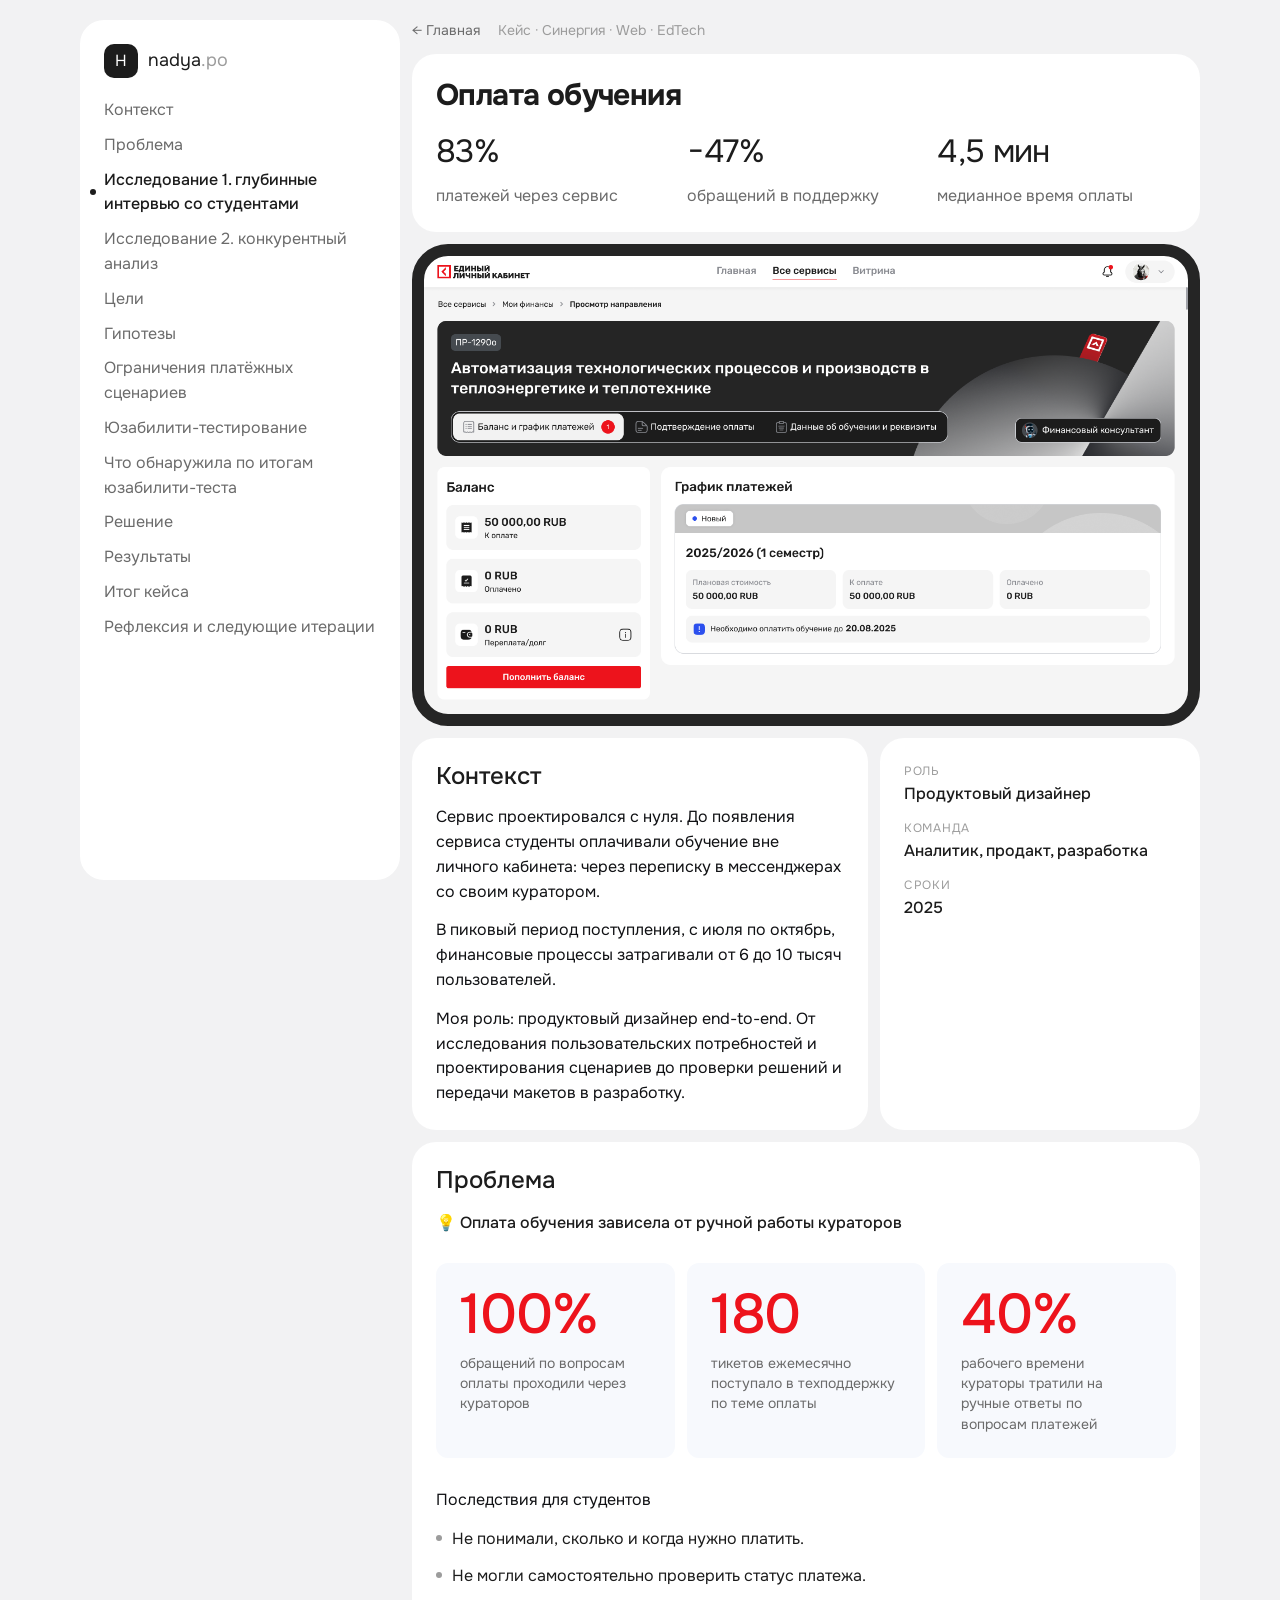
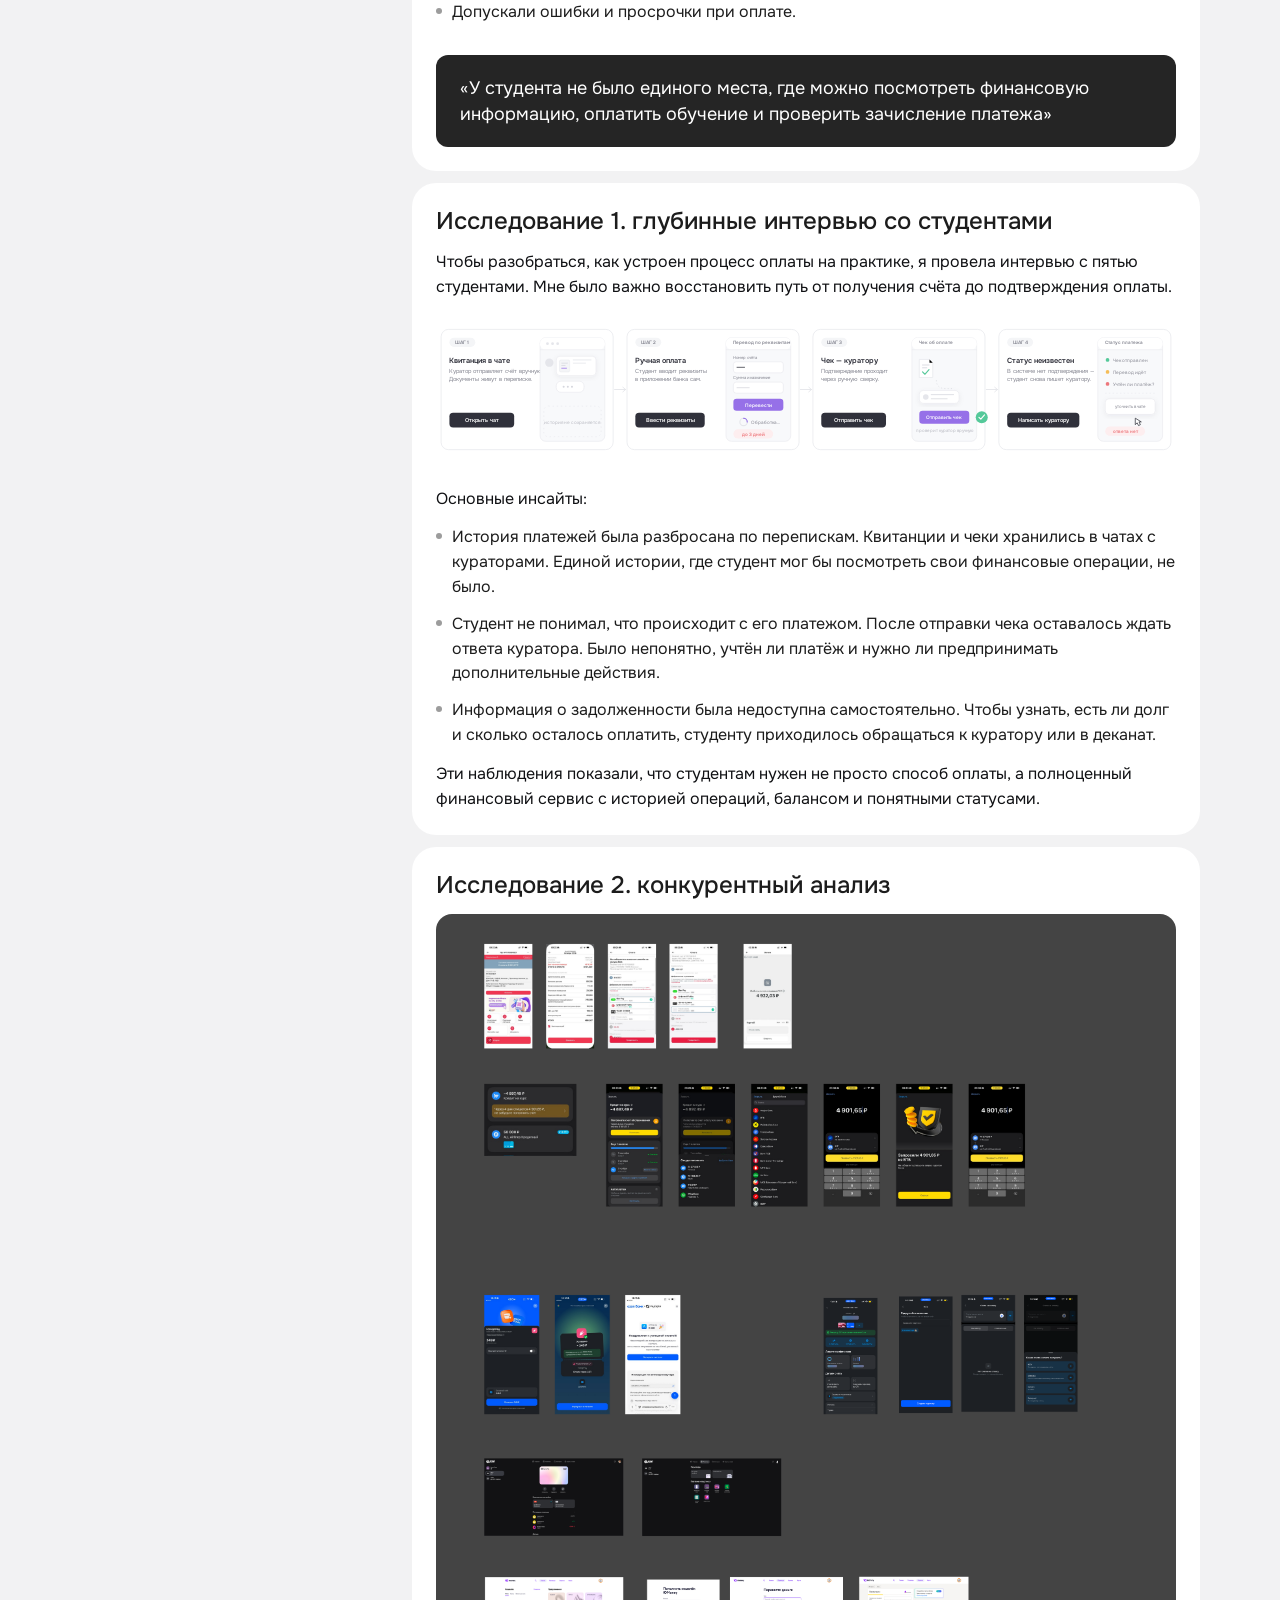
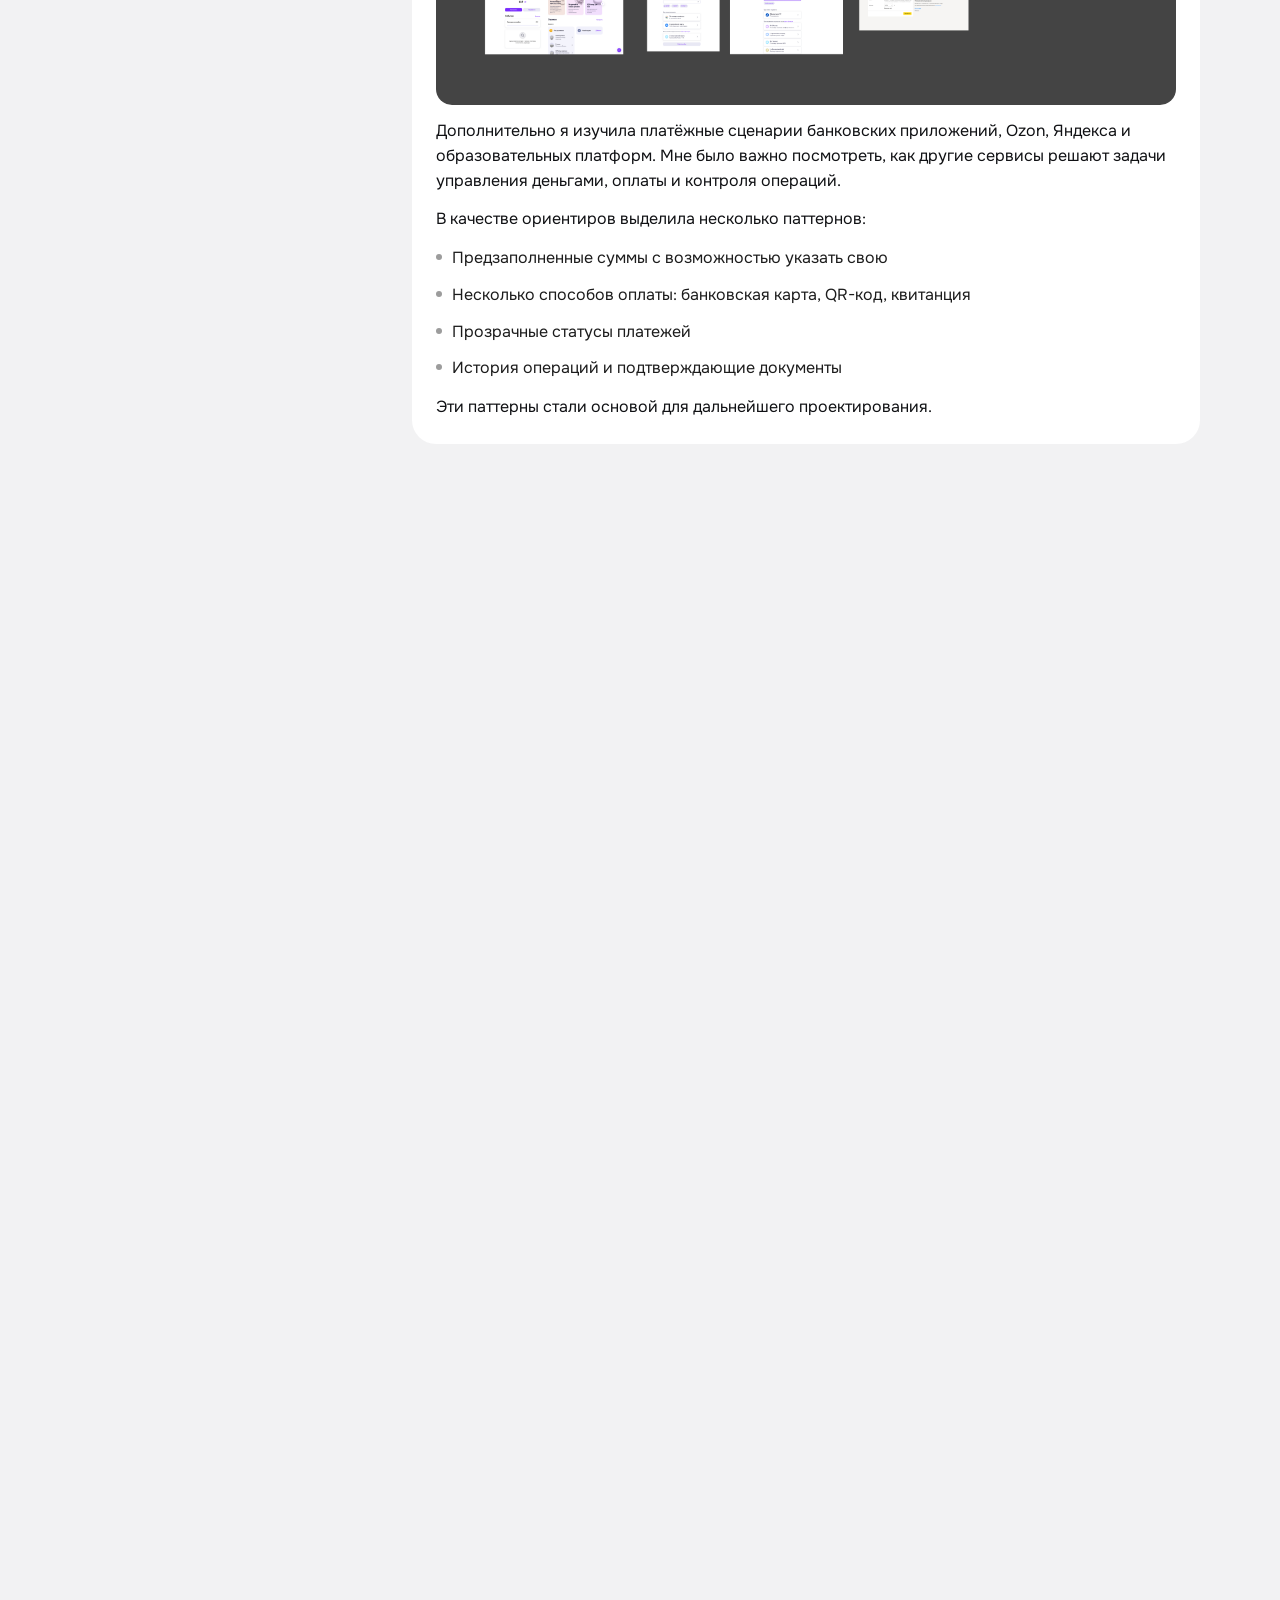
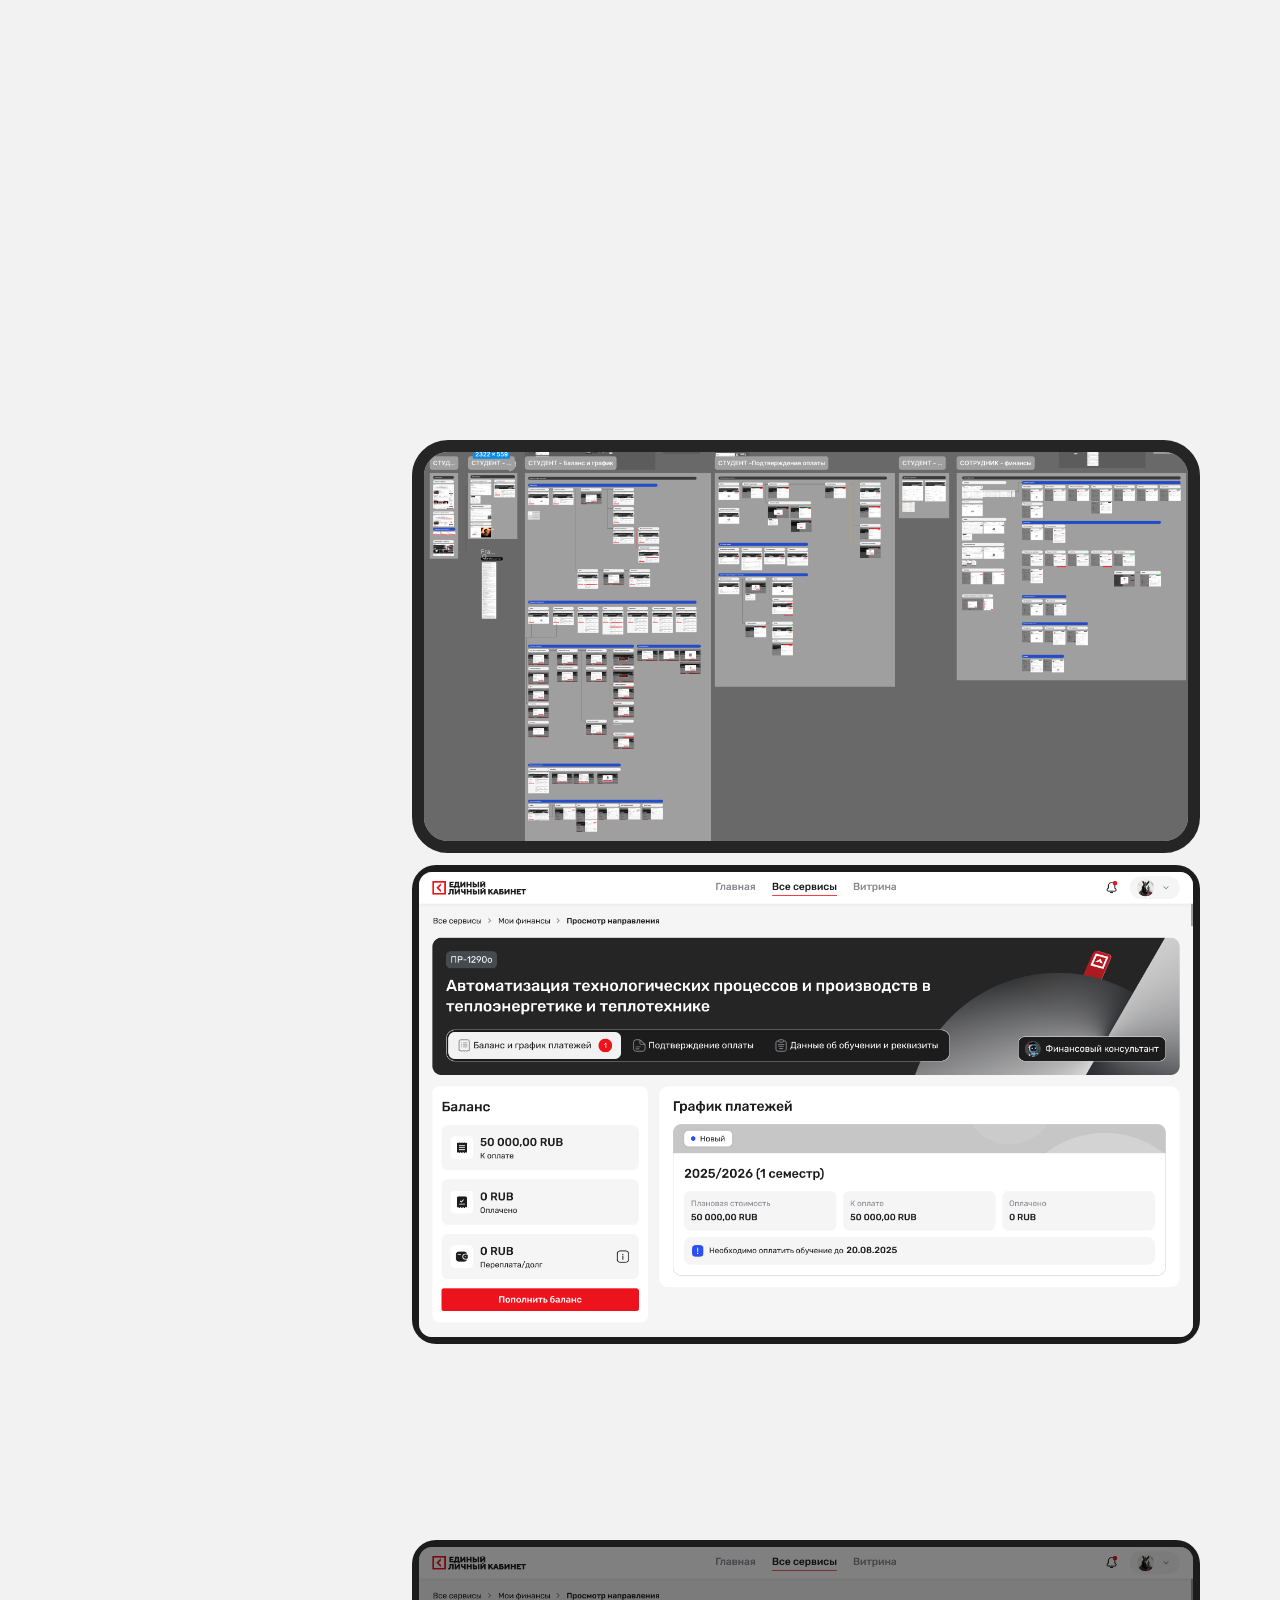
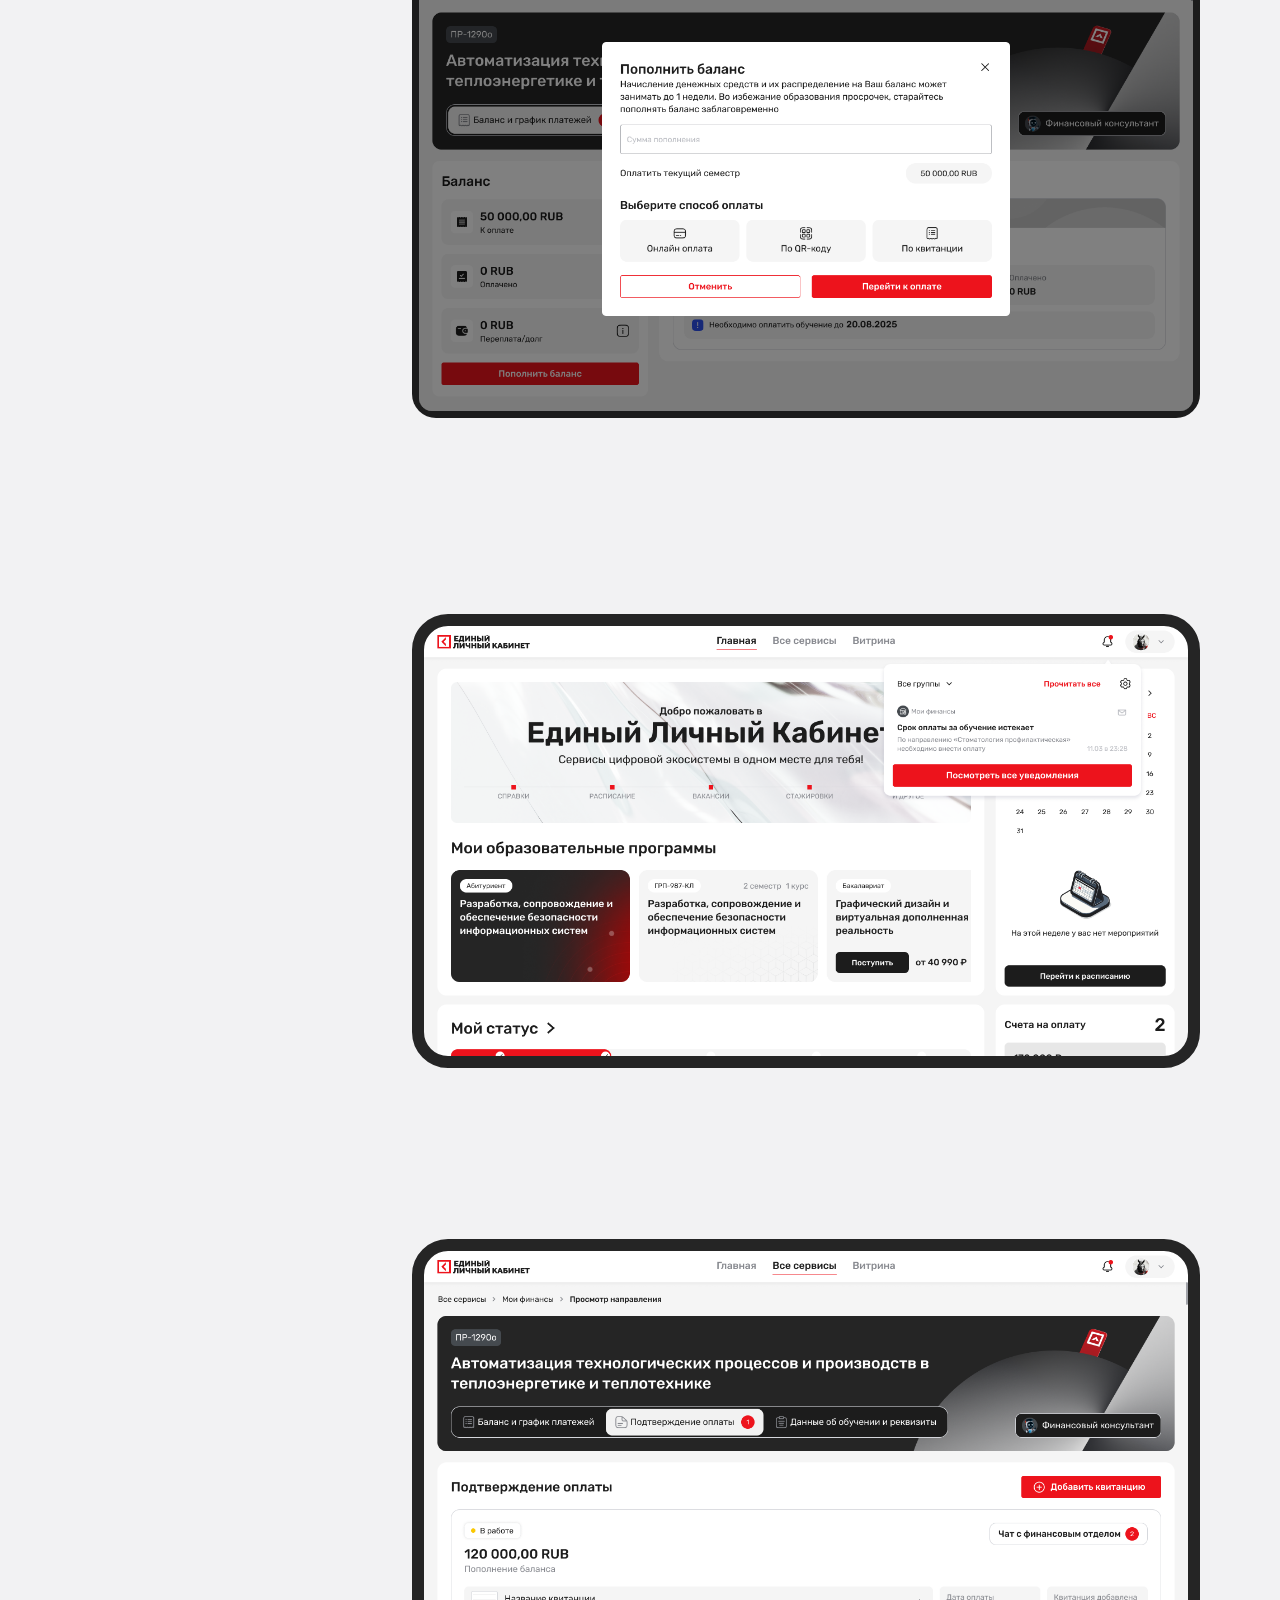
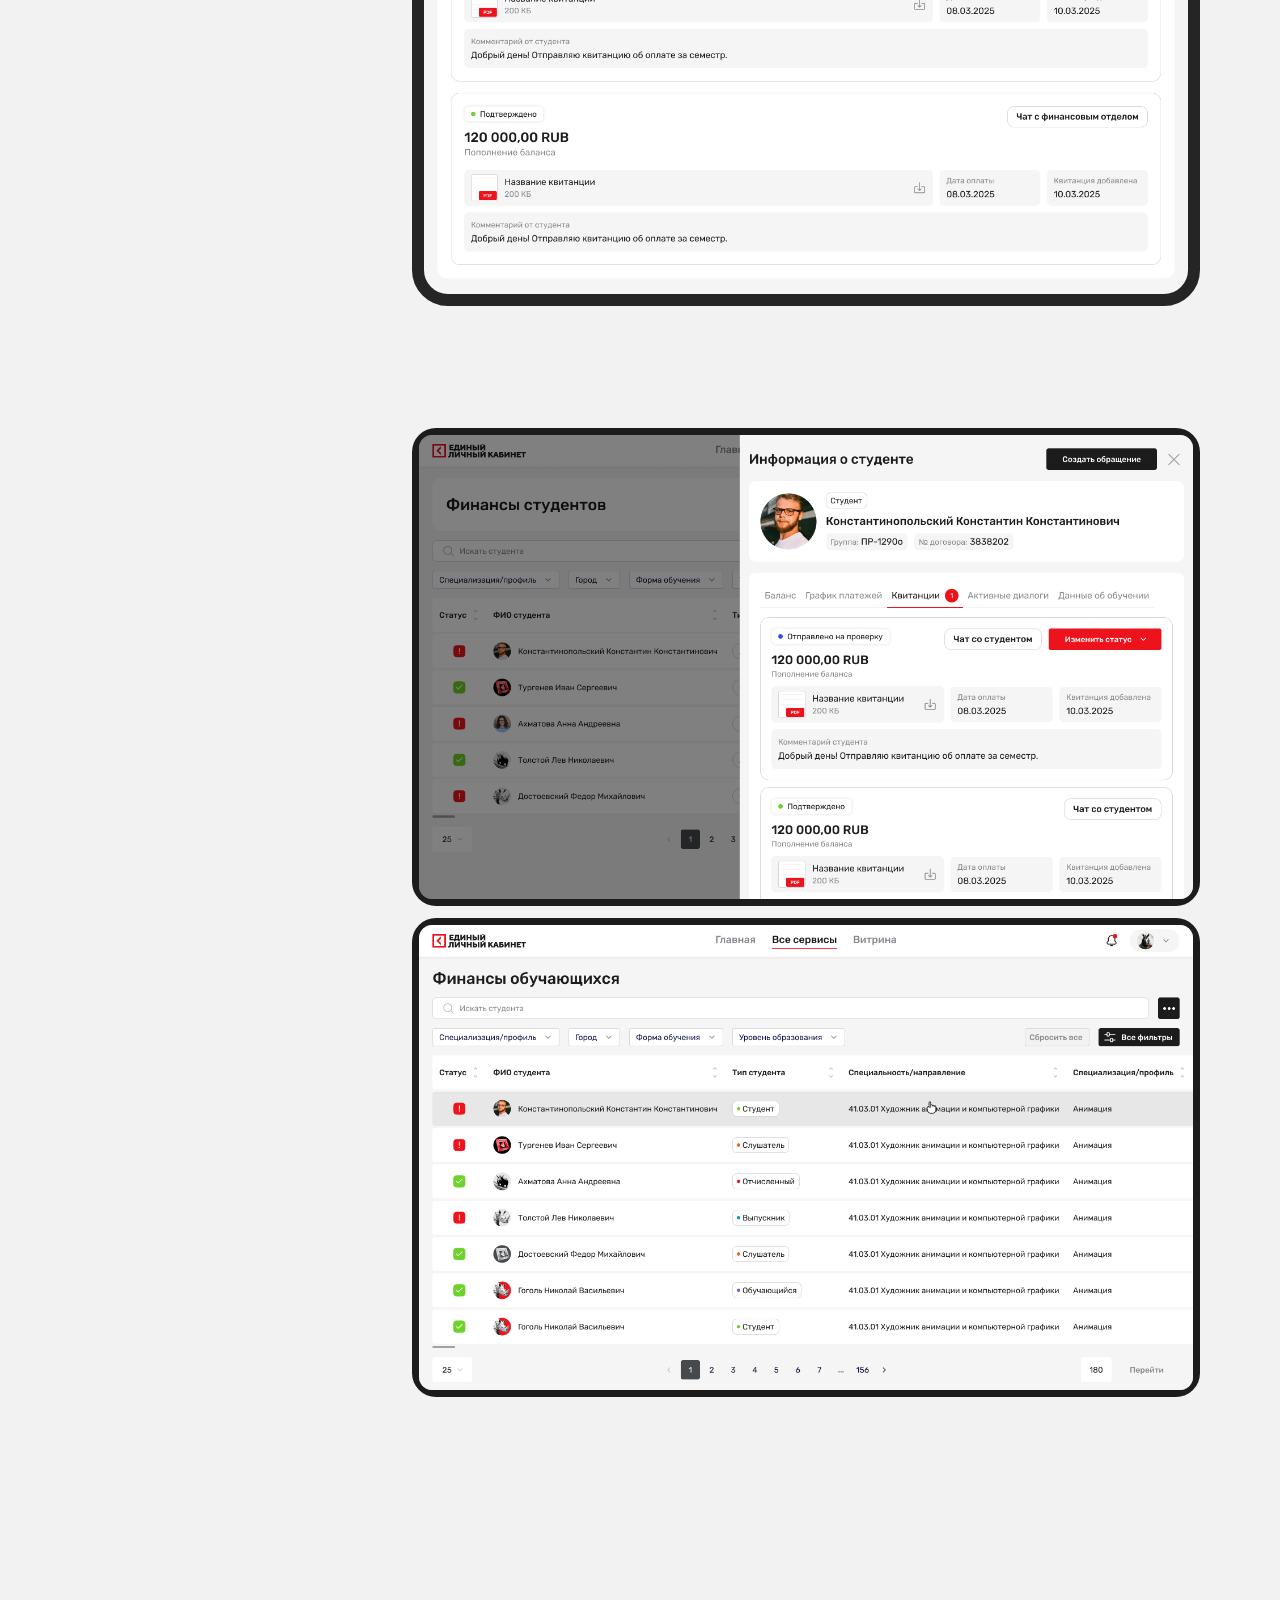
<file: case-oplata.html>
<!DOCTYPE html>
<html lang="ru">
<head>
  <meta charset="UTF-8">
  <meta name="viewport" content="width=device-width, initial-scale=1.0">
  <title>Оплата обучения — кейс · Надя Порядина</title>
  <meta name="description" content="Кейс: Оплата обучения.">
  <link rel="preconnect" href="https://fonts.googleapis.com">
  <link rel="preconnect" href="https://fonts.gstatic.com" crossorigin>
  <link href="https://fonts.googleapis.com/css2?family=Onest:wght@400&display=swap" rel="stylesheet">
  <link rel="stylesheet" href="styles.css?v66">
  <style>
    .problem-headline{font-size:32px;line-height:1.25;color:var(--ink);font-weight:500;margin:4px 0 8px}
    .problem-metrics{display:grid;grid-template-columns:repeat(3,1fr);gap:12px;margin-top:8px}
    .pm{background:#F7F9FD;border-radius:12px;padding:24px;display:flex;flex-direction:column;gap:10px;min-width:0}
    .pm-v{font-size:56px;line-height:1;font-weight:500;color:#ED131C;letter-spacing:-.02em}
    .pm-k{font-size:14px;line-height:1.45;color:var(--ink-2)}
    .problem-conclusion{margin-top:16px;background:#252525;color:#fff;border-radius:12px;padding:20px 24px;font-size:18px;line-height:1.45}
    @media (max-width:640px){.problem-metrics{grid-template-columns:1fr}.problem-headline{font-size:26px}.pm-v{font-size:44px}}
  #body{display:contents}
  .list p{color:var(--ink)}
  .cell-kicker{font-size:24px;line-height:1.2;color:var(--ink);text-transform:none;letter-spacing:normal;font-weight:500}
    @media (max-width:1024px){ .nums{grid-template-columns:repeat(3,1fr)} }
    @media (max-width:640px){ .nums{grid-template-columns:1fr} }
      .list p{font-size:16px;color:var(--ink)}
  </style>
</head>
<body>
<div class="layout">
  <aside class="side">
    <a class="logo" href="index.html" aria-label="На главную">
      <span class="logo-mark">Н</span>
      <span>nadya<em>.po</em></span>
    </a>
    <nav class="side-nav" aria-label="Разделы кейса">
      <a href="#kontekst">Контекст</a>
      <a href="#problema">Проблема</a>
      <a href="#issledovanie-1-glubi">Исследование 1. глубинные интервью со студентами</a>
      <a href="#issledovanie-2-konku">Исследование 2. конкурентный анализ</a>
      <a href="#celi">Цели</a>
      <a href="#gipotezy">Гипотезы</a>
      <a href="#ogranicheniya-platez">Ограничения платёжных сценариев</a>
      <a href="#yuzabiliti-testirova">Юзабилити-тестирование</a>
      <a href="#chto-obnaruzhila-po-">Что обнаружила по итогам юзабилити-теста</a>
      <a href="#reshenie">Решение</a>
      <a href="#rezultaty">Результаты</a>
      <a href="#itog-ke-sa">Итог кейса</a>
      <a href="#refleksiya">Рефлексия и следующие итерации</a>
    </nav>
  </aside>
  <main class="bento">
    <div class="page-top">
      <a class="back" href="index.html">← Главная</a>
      <span class="crumb">Кейс · Синергия · Web · EdTech</span>
    </div>
    <section class="cell s12" id="start">
      <h1 class="h1">Оплата обучения</h1>
      <div class="nums" style="grid-template-columns:repeat(3,1fr);margin-top:8px">
        <div class="num"><div class="v">83%</div><div class="k">платежей через сервис</div></div>
        <div class="num"><div class="v">−47%</div><div class="k">обращений в поддержку</div></div>
        <div class="num"><div class="v">4,5 мин</div><div class="k">медианное время оплаты</div></div>
      </div>
    </section>
    <div id="body">
    <img class="zoomable" src="assets/case-oplata-graphic.png" alt="Появился график платежей — экран сервиса" style="grid-column:span 12;cursor:zoom-in;width:calc(100% - 24px);height:auto;display:block;border-radius:24px;outline:12px solid #252525;outline-offset:0;margin:12px auto">
    <div class="ctx-row">
    <section class="cell" id="kontekst">
      <span class="cell-kicker">Контекст</span>
      <p class="cell-text primary">Сервис проектировался с нуля. До появления сервиса студенты оплачивали обучение вне личного кабинета: через переписку в мессенджерах со своим куратором.</p>
      <p class="cell-text primary">В пиковый период поступления, с июля по октябрь, финансовые процессы затрагивали от 6 до 10 тысяч пользователей.</p>
      <p class="cell-text primary">Моя роль: продуктовый дизайнер end-to-end. От исследования пользовательских потребностей и проектирования сценариев до проверки решений и передачи макетов в разработку.</p>
    </section>
    <aside class="cell">
      <div class="ctx-ci"><span>Роль</span><b>Продуктовый дизайнер</b></div>
      <div class="ctx-ci"><span>Команда</span><b>Аналитик, продакт, разработка</b></div>
      <div class="ctx-ci"><span>Сроки</span><b>2025</b></div>
    </aside>
    </div>
    <section class="cell s12" id="problema">
      <span class="cell-kicker">Проблема</span>
      <h2 class="problem-headline" style="font-size:16px">💡 Оплата обучения зависела от ручной работы кураторов</h2>
      <div class="problem-metrics">
        <div class="pm"><div class="pm-v">100%</div><div class="pm-k">обращений по вопросам оплаты проходили через кураторов</div></div>
        <div class="pm"><div class="pm-v">180</div><div class="pm-k">тикетов ежемесячно поступало в техподдержку по теме оплаты</div></div>
        <div class="pm"><div class="pm-v">40%</div><div class="pm-k">рабочего времени кураторы тратили на ручные ответы по вопросам платежей</div></div>
      </div>
      <p class="cell-text primary sub-head" style="margin-top:16px">Последствия для студентов</p>
      <ul class="list">
        <li><p>Не понимали, сколько и когда нужно платить.</p></li>
        <li><p>Не могли самостоятельно проверить статус платежа.</p></li>
        <li><p>Допускали ошибки и просрочки при оплате.</p></li>
      </ul>
      <div class="problem-conclusion">«У студента не было единого места, где можно посмотреть финансовую информацию, оплатить обучение и проверить зачисление платежа»</div>
    </section>
    <section class="cell s12" id="issledovanie-1-glubi">
      <span class="cell-kicker">Исследование 1. глубинные интервью со студентами</span>
      <p class="cell-text primary">Чтобы разобраться, как устроен процесс оплаты на практике, я провела интервью с пятью студентами. Мне было важно восстановить путь от получения счёта до подтверждения оплаты.</p>
<div class="flow-anim" style="margin:8px 0">
      <svg xmlns="http://www.w3.org/2000/svg" viewBox="0 304 1600 292" preserveAspectRatio="xMidYMid meet" font-family="-apple-system, 'Onest', Arial, sans-serif">
        <defs>
          <filter id="lift" x="-25%" y="-25%" width="150%" height="150%">
            <feDropShadow dx="0" dy="5" stdDeviation="12" flood-color="#30313B" flood-opacity="0.08"/>
          </filter>
          <filter id="liftSoft" x="-25%" y="-25%" width="150%" height="150%">
            <feDropShadow dx="0" dy="3" stdDeviation="6" flood-color="#30313B" flood-opacity="0.06"/>
          </filter>
          <pattern id="dots" width="16" height="16" patternUnits="userSpaceOnUse">
            <circle cx="1.5" cy="1.5" r="1.2" fill="#E5E6EB"/>
          </pattern>
        </defs>
      
        <!-- Соединительные линии -->
        <g id="links" class="flinks" stroke="#E5E6EB" stroke-width="2" fill="none" stroke-linecap="round">
          <path d="M 386 450 h 24"/><path d="M 410 450 l -6 -5 m 6 5 l -6 5"/>
          <path d="M 788 450 h 24"/><path d="M 812 450 l -6 -5 m 6 5 l -6 5"/>
          <path d="M 1190 450 h 24"/><path d="M 1214 450 l -6 -5 m 6 5 l -6 5"/>
        </g>
      
        <!-- КАРТОЧКА 1: Квитанция в чате -->
        <g id="card-1" class="card fcard" style="--i:0">
          <rect x="11" y="320" width="372" height="260" rx="16" fill="#FFFFFF" stroke="#E5E6EB" stroke-width="1.5"/>
          <rect x="29" y="338" width="196" height="224" rx="12" fill="none"/>
          <rect x="29" y="338" width="56" height="20" rx="10" fill="#F4F5F7"/>
          <text x="57" y="352" text-anchor="middle" font-size="10.5" font-weight="600" fill="#858691">ШАГ 1</text>
          <text x="29" y="392" font-size="16" font-weight="600" fill="#30313B">Квитанция в чате<tspan x="29" dy="22" font-size="12.5" font-weight="400" fill="#858691">Куратор отправляет счёт вручную.</tspan><tspan x="29" dy="17" font-size="12.5" font-weight="400" fill="#858691">Документы живут в переписке.</tspan></text>
          <g id="btn-1">
            <rect x="29" y="500" width="140" height="32" rx="8" fill="#30313B"/>
            <text x="99" y="520" text-anchor="middle" font-size="12" font-weight="600" fill="#FFFFFF">Открыть чат</text>
          </g>
          <!-- правая иллюстрация: мини-чат -->
          <g id="ui-1">
            <rect x="225" y="338" width="140" height="224" rx="12" fill="#F8F9FB" stroke="#E5E6EB" stroke-width="1.2"/>
            <rect x="225" y="338" width="140" height="26" rx="12" fill="#FFFFFF"/>
            <line x1="225" y1="364" x2="365" y2="364" stroke="#E5E6EB" stroke-width="1.2"/>
            <circle cx="241" cy="351" r="3" fill="#E5E6EB"/><circle cx="252" cy="351" r="3" fill="#E5E6EB"/><circle cx="263" cy="351" r="3" fill="#E5E6EB"/>
            <circle cx="245" cy="392" r="9" fill="#E5E6EB"/>
            <rect x="260" y="378" width="86" height="42" rx="8" fill="#FFFFFF" stroke="#E5E6EB" stroke-width="1.2" filter="url(#liftSoft)"/>
            <g transform="translate(267,386)">
              <rect x="0" y="0" width="22" height="26" rx="3" fill="#F4F5F7" stroke="#E5E6EB" stroke-width="1"/>
              <line x1="4" y1="7" x2="18" y2="7" stroke="#D6D7DE" stroke-width="1.6"/>
              <line x1="4" y1="12" x2="13" y2="12" stroke="#D6D7DE" stroke-width="1.6"/>
              <line x1="4" y1="18" x2="16" y2="18" stroke="#9670E8" stroke-width="1.6"/>
            </g>
            <line x1="296" y1="386" x2="336" y2="386" stroke="#E5E6EB" stroke-width="1.8"/>
            <line x1="296" y1="393" x2="324" y2="393" stroke="#E5E6EB" stroke-width="1.8"/>
            <rect x="260" y="432" width="60" height="24" rx="10" fill="#FFFFFF" stroke="#E5E6EB" stroke-width="1.2"/>
            <circle cx="276" cy="444" r="2.2" fill="#D6D7DE"/><circle cx="285" cy="444" r="2.2" fill="#D6D7DE"/><circle cx="294" cy="444" r="2.2" fill="#D6D7DE"/>
            <rect x="225" y="476" width="140" height="86" rx="0" fill="none"/>
            <rect x="233" y="486" width="124" height="66" rx="10" fill="none" stroke="#E5E6EB" stroke-width="1.2" stroke-dasharray="3 6"/>
            <text x="295" y="524" text-anchor="middle" font-size="10" fill="#B9BAC2">история не сохраняется</text>
          </g>
        </g>
      
        <!-- КАРТОЧКА 2: Ручная оплата -->
        <g id="card-2" class="card fcard" style="--i:1">
          <rect x="413" y="320" width="372" height="260" rx="16" fill="#FFFFFF" stroke="#E5E6EB" stroke-width="1.5"/>
          <rect x="431" y="338" width="56" height="20" rx="10" fill="#F4F5F7"/>
          <text x="459" y="352" text-anchor="middle" font-size="10.5" font-weight="600" fill="#858691">ШАГ 2</text>
          <text x="431" y="392" font-size="16" font-weight="600" fill="#30313B">Ручная оплата<tspan x="431" dy="22" font-size="12.5" font-weight="400" fill="#858691">Студент вводит реквизиты</tspan><tspan x="431" dy="17" font-size="12.5" font-weight="400" fill="#858691">в приложении банка сам.</tspan></text>
          <g id="btn-2">
            <rect x="431" y="500" width="150" height="32" rx="8" fill="#30313B"/>
            <text x="506" y="520" text-anchor="middle" font-size="12" font-weight="600" fill="#FFFFFF">Ввести реквизиты</text>
          </g>
          <!-- правая иллюстрация: форма банка -->
          <g id="ui-2">
            <rect x="627" y="338" width="140" height="224" rx="12" fill="#F8F9FB" stroke="#E5E6EB" stroke-width="1.2"/>
            <rect x="627" y="338" width="140" height="26" rx="12" fill="#FFFFFF"/>
            <line x1="627" y1="364" x2="767" y2="364" stroke="#E5E6EB" stroke-width="1.2"/>
            <text x="643" y="352" font-size="10" font-weight="600" fill="#858691">Перевод по реквизитам</text>
            <text x="643" y="384" font-size="9" fill="#858691">Номер счёта</text>
            <rect x="643" y="390" width="108" height="24" rx="6" fill="#FFFFFF" stroke="#E5E6EB" stroke-width="1.2"/>
            <line x1="650" y1="402" x2="668" y2="402" stroke="#30313B" stroke-width="1.6"/>
            <text x="643" y="428" font-size="9" fill="#858691">Сумма и назначение</text>
            <rect x="643" y="434" width="108" height="24" rx="6" fill="#FFFFFF" stroke="#E5E6EB" stroke-width="1.2"/>
            <line x1="650" y1="446" x2="678" y2="446" stroke="#D6D7DE" stroke-width="1.6"/>
            <rect x="643" y="470" width="108" height="26" rx="7" fill="#9670E8"/>
            <text x="697" y="487" text-anchor="middle" font-size="10.5" font-weight="600" fill="#fff">Перевести</text>
            <g id="loader">
              <circle cx="665" cy="520" r="8" fill="none" stroke="#E5E6EB" stroke-width="2.4"/>
              <path d="M 665 512 a 8 8 0 0 1 8 8" fill="none" stroke="#9670E8" stroke-width="2.4" stroke-linecap="round"/>
              <text x="682" y="524" font-size="10" fill="#858691">Обработка…</text>
            </g>
            <rect x="643" y="536" width="86" height="20" rx="10" fill="#FDEEEF"/>
            <text x="686" y="550" text-anchor="middle" font-size="10" font-weight="600" fill="#ED777C">до 3 дней</text>
          </g>
        </g>
      
        <!-- КАРТОЧКА 3: Чек куратору -->
        <g id="card-3" class="card fcard" style="--i:2">
          <rect x="815" y="320" width="372" height="260" rx="16" fill="#FFFFFF" stroke="#E5E6EB" stroke-width="1.5"/>
          <rect x="833" y="338" width="56" height="20" rx="10" fill="#F4F5F7"/>
          <text x="861" y="352" text-anchor="middle" font-size="10.5" font-weight="600" fill="#858691">ШАГ 3</text>
          <text x="833" y="392" font-size="16" font-weight="600" fill="#30313B">Чек — куратору<tspan x="833" dy="22" font-size="12.5" font-weight="400" fill="#858691">Подтверждение проходит</tspan><tspan x="833" dy="17" font-size="12.5" font-weight="400" fill="#858691">через ручную сверку.</tspan></text>
          <g id="btn-3">
            <rect x="833" y="500" width="140" height="32" rx="8" fill="#30313B"/>
            <text x="903" y="520" text-anchor="middle" font-size="12" font-weight="600" fill="#FFFFFF">Отправить чек</text>
          </g>
          <!-- правая иллюстрация: отправка чека -->
          <g id="ui-3">
            <rect x="1029" y="338" width="140" height="224" rx="12" fill="#F8F9FB" stroke="#E5E6EB" stroke-width="1.2"/>
            <rect x="1029" y="338" width="140" height="26" rx="12" fill="#FFFFFF"/>
            <line x1="1029" y1="364" x2="1169" y2="364" stroke="#E5E6EB" stroke-width="1.2"/>
            <text x="1045" y="352" font-size="10" font-weight="600" fill="#858691">Чек об оплате</text>
            <g transform="translate(1045,382)">
              <path d="M 0 3 h 22 l 7 7 v 32 h -29 z" fill="#FFFFFF" stroke="#E5E6EB" stroke-width="1.4"/>
              <path d="M 22 3 v 7 h 7"/>
              <line x1="6" y1="15" x2="22" y2="15" stroke="#D6D7DE" stroke-width="1.8"/>
              <line x1="6" y1="21" x2="17" y2="21" stroke="#D6D7DE" stroke-width="1.8"/>
              <path d="M 7 30 l 5 5 l 9 -10" stroke="#55C99A" stroke-width="2.4" fill="none" stroke-linecap="round" stroke-linejoin="round"/>
            </g>
            <path d="M 1082 430 q 0 18 20 18 h 18" fill="none" stroke="#D6D7DE" stroke-width="1.6" stroke-dasharray="2 5"/>
            <circle cx="1029" cy="462" r="0" fill="none"/>
            <rect x="1045" y="452" width="86" height="28" rx="9" fill="#FFFFFF" stroke="#E5E6EB" stroke-width="1.2" filter="url(#liftSoft)"/>
            <circle cx="1059" cy="466" r="6" fill="#E5E6EB"/>
            <line x1="1070" y1="462" x2="1220" y2="462" stroke="none"/>
            <line x1="1070" y1="461" x2="1120" y2="461" stroke="#D6D7DE" stroke-width="1.6"/>
            <line x1="1070" y1="470" x2="1106" y2="470" stroke="#D6D7DE" stroke-width="1.6"/>
            <g id="sendBtn">
              <rect x="1045" y="496" width="108" height="28" rx="7" fill="#9670E8"/>
              <text x="1099" y="514" text-anchor="middle" font-size="10.5" font-weight="600" fill="#fff">Отправить чек</text>
            </g>
            <g id="sentOk">
              <circle cx="1180" cy="510" r="13" fill="#55C99A"/>
              <path d="M 1174 510 l 4 4 l 8 -9" stroke="#fff" stroke-width="2.4" fill="none" stroke-linecap="round" stroke-linejoin="round"/>
            </g>
            <text x="1099" y="542" text-anchor="middle" font-size="9.5" fill="#B9BAC2">проверит куратор вручную</text>
          </g>
        </g>
      
        <!-- КАРТОЧКА 4: Уточнение статуса -->
        <g id="card-4" class="card fcard" style="--i:3">
          <rect x="1217" y="320" width="372" height="260" rx="16" fill="#FFFFFF" stroke="#E5E6EB" stroke-width="1.5"/>
          <rect x="1235" y="338" width="56" height="20" rx="10" fill="#F4F5F7"/>
          <text x="1263" y="352" text-anchor="middle" font-size="10.5" font-weight="600" fill="#858691">ШАГ 4</text>
          <text x="1235" y="392" font-size="16" font-weight="600" fill="#30313B">Статус неизвестен<tspan x="1235" dy="22" font-size="12.5" font-weight="400" fill="#858691">В системе нет подтверждения —</tspan><tspan x="1235" dy="17" font-size="12.5" font-weight="400" fill="#858691">студент снова пишет куратору.</tspan></text>
          <g id="btn-4">
            <rect x="1235" y="500" width="156" height="32" rx="8" fill="#30313B"/>
            <text x="1313" y="520" text-anchor="middle" font-size="12" font-weight="600" fill="#FFFFFF">Написать куратору</text>
          </g>
          <!-- правая иллюстрация: статус-лист -->
          <g id="ui-4">
            <rect x="1431" y="338" width="140" height="224" rx="12" fill="#F8F9FB" stroke="#E5E6EB" stroke-width="1.2"/>
            <rect x="1431" y="338" width="140" height="26" rx="12" fill="#FFFFFF"/>
            <line x1="1431" y1="364" x2="1571" y2="364" stroke="#E5E6EB" stroke-width="1.2"/>
            <text x="1447" y="352" font-size="10" font-weight="600" fill="#858691">Статус платежа</text>
            <g font-size="10" fill="#858691">
              <circle cx="1452" cy="386" r="4" fill="#55C99A"/>
              <text x="1464" y="390">Чек отправлен</text>
              <circle cx="1452" cy="412" r="4" fill="#F5BD58"/>
              <text x="1464" y="416">Перевод идёт</text>
              <circle cx="1452" cy="438" r="4" fill="#ED777C"/>
              <text x="1464" y="442">Учтён ли платёж?</text>
            </g>
            <line x1="1447" y1="458" x2="1555" y2="458" stroke="#E5E6EB" stroke-width="1.2" stroke-dasharray="3 5"/>
            <rect x="1447" y="470" width="108" height="34" rx="8" fill="#FFFFFF" stroke="#E5E6EB" stroke-width="1.2" filter="url(#liftSoft)"/>
            <text x="1501" y="491" text-anchor="middle" font-size="9.5" fill="#858691">уточнить в чате</text>
            <g id="cursor">
              <path d="M 1512 512 l 0 14 l 4 -4 l 3 6 l 4 -2 l -3 -6 l 5 0 z" fill="#FFFFFF" stroke="#30313B" stroke-width="1.6" stroke-linejoin="round"/>
            </g>
            <rect x="1447" y="530" width="86" height="20" rx="10" fill="#FDEEEF"/>
            <text x="1490" y="544" text-anchor="middle" font-size="10" font-weight="600" fill="#ED777C">ответа нет</text>
          </g>
        </g>
      </svg>
      
    </div>
      <p class="cell-text primary">Основные инсайты:</p>
      <ul class="list"><li><p>История платежей была разбросана по перепискам. Квитанции и чеки хранились в чатах с кураторами. Единой истории, где студент мог бы посмотреть свои финансовые операции, не было.</p></li><li><p>Студент не понимал, что происходит с его платежом. После отправки чека оставалось ждать ответа куратора. Было непонятно, учтён ли платёж и нужно ли предпринимать дополнительные действия.</p></li><li><p>Информация о задолженности была недоступна самостоятельно. Чтобы узнать, есть ли долг и сколько осталось оплатить, студенту приходилось обращаться к куратору или в деканат.</p></li></ul>
      <p class="cell-text primary">Эти наблюдения показали, что студентам нужен не просто способ оплаты, а полноценный финансовый сервис с историей операций, балансом и понятными статусами.</p>
    </section>
    <section class="cell s12" id="issledovanie-2-konku">
      <span class="cell-kicker">Исследование 2. конкурентный анализ</span>
      <img class="zoomable" src="assets/case-oplata-benchmark.png" alt="Бенчмарк: паттерны оплаты в сервисах" style="cursor:zoom-in;width:100%;height:auto;display:block;border-radius:16px">
      <p class="cell-text primary">Дополнительно я изучила платёжные сценарии банковских приложений, Ozon, Яндекса и образовательных платформ. Мне было важно посмотреть, как другие сервисы решают задачи управления деньгами, оплаты и контроля операций.</p>
      <p class="cell-text primary">В качестве ориентиров выделила несколько паттернов:</p>
      <ul class="list"><li><p>Предзаполненные суммы с возможностью указать свою</p></li><li><p>Несколько способов оплаты: банковская карта, QR-код, квитанция</p></li><li><p>Прозрачные статусы платежей</p></li><li><p>История операций и подтверждающие документы</p></li></ul>
      <p class="cell-text primary">Эти паттерны стали основой для дальнейшего проектирования.</p>
    </section>
    <section class="cell s12" id="celi">
      <span class="cell-kicker">Цели</span>
      <div class="nums" style="grid-template-columns:repeat(3,1fr)">
        <div class="num"><div class="v">&gt;70%</div><div class="k">платежей за обучение проходит через сервис</div></div>
        <div class="num"><div class="v">−40%</div><div class="k">обращений в поддержку по вопросам оплаты</div></div>
        <div class="num"><div class="v">&lt;10 мин</div><div class="k">медианное время оплаты</div></div>
      </div>
    </section>
    <section class="cell s12" id="gipotezy">
      <span class="cell-kicker">Гипотезы</span>
      <p class="cell-text primary">На основе исследования я сформировала четыре продуктовые гипотезы.</p>
      <div class="flow-anim hyp-anim" style="margin-top:12px">
      <svg xmlns="http://www.w3.org/2000/svg" viewBox="0 0 1500 1640" font-family="-apple-system, 'Onest', Arial, sans-serif">
  <defs>
    <filter id="lift" x="-25%" y="-25%" width="150%" height="150%">
      <feDropShadow dx="0" dy="5" stdDeviation="12" flood-color="#30313B" flood-opacity="0.08"/>
    </filter>
    <filter id="liftSoft" x="-25%" y="-25%" width="150%" height="150%">
      <feDropShadow dx="0" dy="3" stdDeviation="6" flood-color="#30313B" flood-opacity="0.06"/>
    </filter>
  </defs>

  <!-- ГИПОТЕЗА 1: Самостоятельная онлайн-оплата -->
  <g id="hyp-1" class="card" transform="translate(-22,-20) scale(2.0)">
    <rect x="11" y="10" width="372" height="407" rx="16" fill="#FFFFFF" stroke="#E5E6EB" stroke-width="1.5"/>
    <rect x="29" y="28" width="86" height="20" rx="10" fill="#F4F5F7"/>
    <text x="72" y="42" text-anchor="middle" font-size="10.5" font-weight="600" fill="#858691">ГИПОТЕЗА 1</text>
    <text x="29" y="82" font-size="16" font-weight="600" fill="#30313B">Самостоятельная онлайн-оплата</text>
    <text x="29" y="104" font-size="14" fill="#858691">Оплата внутри кабинета: сумма подставляется<tspan x="29" dy="17">автоматически, способ — на выбор студента.</tspan></text>
                <!-- иллюстрация: панель оплаты -->
    <g class="ui" transform="translate(0,-107)">
      <rect x="29" y="248" width="336" height="258" rx="12" fill="#F8F9FB" stroke="#E5E6EB" stroke-width="1.2"/>
      <rect x="45" y="269" width="110" height="9" rx="4.5" fill="#DADBE1"/>
      <rect x="45" y="290" width="304" height="44" rx="8" fill="#FFFFFF" stroke="#E5E6EB" stroke-width="1.2"/>
      <rect x="61" y="308" width="74" height="12" rx="6.0" fill="#D6D7DE"/>
        <line x1="45" y1="352" x2="349" y2="352" stroke="#E5E6EB" stroke-width="1.2"/>
      <g>
        <rect x="45" y="376" width="92" height="56" rx="8" fill="#FFFFFF" stroke="#9670E8" stroke-width="1.6"/>
        <circle cx="59" cy="390" r="5" fill="#9670E8"/>
        <rect x="70" y="386" width="52" height="8" rx="2" fill="#E5E6EB"/>
        <rect x="70" y="400" width="36" height="8" rx="2" fill="#E5E6EB"/>
      </g>
      <g>
        <rect x="151" y="376" width="92" height="56" rx="8" fill="#FFFFFF" stroke="#E5E6EB" stroke-width="1.2"/>
        <rect x="178" y="386" width="38" height="38" rx="4" fill="none" stroke="#C9C9D2" stroke-width="1.6"/>
        <rect x="184" y="392" width="26" height="26" rx="2" fill="none" stroke="#C9C9D2" stroke-width="1.4"/>
        <rect x="192" y="400" width="10" height="10" fill="#30313B"/>
      </g>
      <g>
        <rect x="257" y="376" width="92" height="56" rx="8" fill="#FFFFFF" stroke="#E5E6EB" stroke-width="1.2"/>
        <path d="M 292 386 h 16 l 5 5 v 22 h -21 z" fill="none" stroke="#C9C9D2" stroke-width="1.6"/>
        <line x1="296" y1="396" x2="306" y2="396" stroke="#C9C9D2" stroke-width="1.6"/>
        <line x1="296" y1="402" x2="303" y2="402" stroke="#C9C9D2" stroke-width="1.6"/>
      </g>
      <rect x="45" y="462" width="304" height="30" rx="7" fill="#9670E8"/>
      <text x="197" y="481" text-anchor="middle" font-size="11" font-weight="600" fill="#fff">Перейти к оплате</text>
    </g>
  </g>

  <!-- ГИПОТЕЗА 2: Снижение ошибок -->
  <g id="hyp-2" class="card" transform="translate(-70,-20) scale(2.0)">
    <rect x="413" y="10" width="372" height="407" rx="16" fill="#FFFFFF" stroke="#E5E6EB" stroke-width="1.5"/>
    <rect x="431" y="28" width="86" height="20" rx="10" fill="#F4F5F7"/>
    <text x="474" y="42" text-anchor="middle" font-size="10.5" font-weight="600" fill="#858691">ГИПОТЕЗА 2</text>
    <text x="431" y="82" font-size="16" font-weight="600" fill="#30313B">Снижение количества ошибок</text>
    <text x="431" y="104" font-size="14" fill="#858691">Без ручного ввода реквизитов и назначения платежа:<tspan x="431" dy="17">меньше ошибок и потерянных чеков.</tspan></text>
                <!-- иллюстрация: автозаполнение -->
    <g class="ui" transform="translate(0,-107)">
      <rect x="431" y="248" width="336" height="258" rx="12" fill="#F8F9FB" stroke="#E5E6EB" stroke-width="1.2"/>
      <rect x="447" y="269" width="120" height="9" rx="4.5" fill="#DADBE1"/>
      <g>
        <rect x="447" y="290" width="304" height="34" rx="7" fill="#FFFFFF" stroke="#E5E6EB" stroke-width="1.2"/>
        <rect x="461" y="304" width="86" height="8" rx="4.0" fill="#E3E4E9"/>
        <rect x="541" y="304" width="108" height="8" rx="4.0" fill="#D6D7DE"/>
        <circle cx="709" cy="307" r="6" fill="#55C99A"/>
        <path d="M 706 307 l 2 2 l 4 -4" stroke="#fff" stroke-width="1.6" fill="none" stroke-linecap="round" stroke-linejoin="round"/>
      </g>
      <g>
        <rect x="447" y="332" width="304" height="34" rx="7" fill="#FFFFFF" stroke="#E5E6EB" stroke-width="1.2"/>
        <rect x="461" y="346" width="64" height="8" rx="4.0" fill="#E3E4E9"/>
        <rect x="513" y="346" width="150" height="8" rx="4.0" fill="#D6D7DE"/>
        <circle cx="709" cy="349" r="6" fill="#55C99A"/>
        <path d="M 706 349 l 2 2 l 4 -4" stroke="#fff" stroke-width="1.6" fill="none" stroke-linecap="round" stroke-linejoin="round"/>
      </g>
      <g>
        <rect x="447" y="374" width="304" height="34" rx="7" fill="#FFFFFF" stroke="#E5E6EB" stroke-width="1.2"/>
        <rect x="461" y="388" width="44" height="8" rx="4.0" fill="#E3E4E9"/>
        <rect x="497" y="388" width="76" height="8" rx="4.0" fill="#D6D7DE"/>
        <circle cx="709" cy="391" r="6" fill="#55C99A"/>
        <path d="M 706 391 l 2 2 l 4 -4" stroke="#fff" stroke-width="1.6" fill="none" stroke-linecap="round" stroke-linejoin="round"/>
      </g>
      <rect x="447" y="425" width="168" height="8" rx="4.0" fill="#E3E4E9"/>
      <rect x="447" y="448" width="304" height="2" fill="#F0F0F3"/>
          </g>
  </g>

  <!-- ГИПОТЕЗА 3: Прозрачность платежей -->
  <g id="hyp-3" class="card" transform="translate(-1630,806) scale(2.0)">
    <rect x="815" y="10" width="372" height="407" rx="16" fill="#FFFFFF" stroke="#E5E6EB" stroke-width="1.5"/>
    <rect x="833" y="28" width="86" height="20" rx="10" fill="#F4F5F7"/>
    <text x="876" y="42" text-anchor="middle" font-size="10.5" font-weight="600" fill="#858691">ГИПОТЕЗА 3</text>
    <text x="833" y="82" font-size="16" font-weight="600" fill="#30313B">Прозрачность платежей</text>
    <text x="833" y="104" font-size="14" fill="#858691">Статус и остаток долга всегда на виду,<tspan x="833" dy="17">уведомления и напоминания приходят сами.</tspan></text>
                <!-- иллюстрация: статусы и уведомления -->
    <g class="ui" transform="translate(0,-107)">
      <rect x="833" y="248" width="336" height="258" rx="12" fill="#F8F9FB" stroke="#E5E6EB" stroke-width="1.2"/>
      <rect x="849" y="269" width="100" height="9" rx="4.5" fill="#DADBE1"/>
      <g transform="translate(1125,262)">
        <path d="M 10 4 a 6 6 0 0 1 6 6 v 8 l 2 4 h -16 l 2 -4 v -8 a 6 6 0 0 1 6 -6 z M 8 26 a 2.5 2.5 0 0 0 4 0" fill="none" stroke="#858691" stroke-width="1.8" stroke-linejoin="round"/>
        <circle cx="20" cy="4" r="7" fill="#9670E8"/>
        <text x="20" y="7.5" text-anchor="middle" font-size="8.5" font-weight="600" fill="#fff">1</text>
      </g>
      <line x1="861" y1="300" x2="861" y2="388" stroke="#E5E6EB" stroke-width="2"/>
      <g>
        <circle cx="861" cy="302" r="8" fill="#55C99A"/>
        <path d="M 857.5 302 l 2.5 2.5 l 5 -5" stroke="#fff" stroke-width="1.8" fill="none" stroke-linecap="round" stroke-linejoin="round"/>
        <rect x="881" y="299" width="92" height="8" rx="4.0" fill="#DADBE1"/>
      </g>
      <g>
        <circle cx="861" cy="344" r="8" fill="#55C99A"/>
        <path d="M 857.5 344 l 2.5 2.5 l 5 -5" stroke="#fff" stroke-width="1.8" fill="none" stroke-linecap="round" stroke-linejoin="round"/>
        <rect x="881" y="341" width="96" height="8" rx="4.0" fill="#DADBE1"/>
      </g>
      <g>
        <circle cx="861" cy="386" r="8" fill="#F5BD58"/>
        <circle cx="861" cy="386" r="3.5" fill="#fff"/>
        <rect x="881" y="383" width="124" height="8" rx="4.0" fill="#C9C9D2"/>
      </g>
      <rect x="849" y="412" width="304" height="44" rx="8" fill="#FFFFFF" stroke="#E5E6EB" stroke-width="1.2"/>
      <rect x="865" y="423" width="116" height="8" rx="4.0" fill="#E3E4E9"/>
      <rect x="865" y="441" width="130" height="10" rx="5.0" fill="#D6D7DE"/>
      
    </g>
  </g>

  <!-- ГИПОТЕЗА 4: Кошелёк -->
  <g id="hyp-4" class="card" transform="translate(-1678,806) scale(2.0)">
    <rect x="1217" y="10" width="372" height="407" rx="16" fill="#FFFFFF" stroke="#E5E6EB" stroke-width="1.5"/>
    <rect x="1235" y="28" width="86" height="20" rx="10" fill="#F4F5F7"/>
    <text x="1278" y="42" text-anchor="middle" font-size="10.5" font-weight="600" fill="#858691">ГИПОТЕЗА 4</text>
    <text x="1235" y="82" font-size="16" font-weight="600" fill="#30313B">Кошелёк для управления средствами</text>
    <text x="1235" y="104" font-size="14" fill="#858691">Пополняй лицевой счёт заранее и плати с баланса —<tspan x="1235" dy="17">без нового перевода каждый раз.</tspan></text>
                <!-- иллюстрация: баланс и операции -->
    <g class="ui" transform="translate(0,-107)">
      <rect x="1235" y="248" width="336" height="258" rx="12" fill="#F8F9FB" stroke="#E5E6EB" stroke-width="1.2"/>
      <rect x="1251" y="264" width="304" height="88" rx="12" fill="#FFFFFF" stroke="#E5E6EB" stroke-width="1.2" filter="url(#liftSoft)"/>
      <rect x="1269" y="283" width="84" height="8" rx="4.0" fill="#E3E4E9"/>
      <rect x="1269" y="306" width="92" height="14" rx="7.0" fill="#D6D7DE"/>
      <rect x="1463" y="296" width="76" height="26" rx="7" fill="#9670E8"/>
      <text x="1501" y="313" text-anchor="middle" font-size="10" font-weight="600" fill="#fff">Пополнить</text>
      <rect x="1251" y="373" width="64" height="9" rx="4.5" fill="#DADBE1"/>
      <g>
        <rect x="1251" y="392" width="304" height="40" rx="8" fill="#FFFFFF" stroke="#E5E6EB" stroke-width="1"/>
        <circle cx="1273" cy="412" r="10" fill="#E9F8F1"/>
        <path d="M 1269 412 v -4 M 1273 410 v 6 M 1277 412 v -4" stroke="#55C99A" stroke-width="1.8" stroke-linecap="round"/>
        <rect x="1293" y="401" width="78" height="8" rx="4.0" fill="#DADBE1"/>
        <rect x="1293" y="416" width="36" height="7" rx="3.5" fill="#E3E4E9"/>
        <rect x="1467" y="409" width="72" height="9" rx="4.5" fill="#CBEEDA"/>
      </g>
      <g>
        <rect x="1251" y="440" width="304" height="40" rx="8" fill="#FFFFFF" stroke="#E5E6EB" stroke-width="1"/>
        <circle cx="1273" cy="460" r="10" fill="#F3EFFE"/>
        <rect x="1268" y="455" width="10" height="10" rx="2" fill="#9670E8"/>
        <rect x="1293" y="449" width="104" height="8" rx="4.0" fill="#DADBE1"/>
        <rect x="1293" y="464" width="44" height="7" rx="3.5" fill="#E3E4E9"/>
        <rect x="1467" y="457" width="72" height="9" rx="4.5" fill="#D6D7DE"/>
      </g>
          </g>
  </g>
</svg>




      
    </div>
      <ul class="list"></ul>
    </section>
    <section class="cell s12" id="ogranicheniya-platez">
      <span class="cell-kicker">Ограничения платёжных сценариев</span>
      <p class="cell-text primary">Способ подтверждения платежа зависит от выбранного способа оплаты.</p>
      <p class="cell-text primary">Банковская карта. Результат онлайн-оплаты передаётся платёжным виджетом в сервис, поэтому статус обновляется автоматически.</p>
      <p class="cell-text primary">QR-код и квитанция. Оплата происходит вне личного кабинета, поэтому студенту необходимо самостоятельно прикрепить подтверждающий документ в разделе оплаты. После этого менеджер проверяет документ и подтверждает статус платежа.</p>
    </section>
    <section class="cell s12" id="yuzabiliti-testirova">
      <span class="cell-kicker">Юзабилити-тестирование</span>
      <p class="cell-text primary">Перед релизом я проверила основные сценарии на тестовой среде.</p>
      <p class="cell-text primary">Участники: 5 студентов (3 студента высшего образования, 1 студент колледжа и 1 магистрант) и 1 куратор. Студенты проходили сценарии онлайн-оплаты и просмотра финансовой информации. Куратор проверял сценарии подтверждения квитанций.</p>
      <p class="cell-text primary">Тестовые задания:</p>
      <ul class="list"><li><p>Оплатить счёт за обучение онлайн.</p></li><li><p>Найти в истории, за что и когда были списаны деньги.</p></li><li><p>Для куратора: подтвердить квитанцию студента и отклонить неактуальный счёт.</p></li></ul>
      <p class="cell-text primary">Что я проверяла: время выполнения сценария, успешность выполнения с первой попытки, понимание платёжного процесса. После каждого задания просила участника своими словами объяснить, что происходит с его деньгами и какой следующий шаг ему предстоит сделать.</p>
    </section>
    <section class="cell s12" id="chto-obnaruzhila-po-">
      <span class="cell-kicker">Что обнаружила по итогам юзабилити-теста</span>
      <p class="cell-text primary">Студенты путались в терминологии блока баланса и не понимали, как трактовать отдельные суммы. Особенно заметной проблема становилась, когда счёт выставлялся сразу на несколько семестров:</p>
      <ul class="list"><li><p>«К оплате» воспринимали как сумму, которую ещё осталось заплатить, хотя на самом деле это была общая сумма начислений</p></li><li><p>«Оплачено» не всегда считывали как сумму фактически переведённых денег</p></li><li><p>«Переплата» не воспринимали как остаток средств на кошельке и не понимали, что с ним можно сделать</p></li></ul>
      <p class="cell-text primary">Сроки релиза были сжатыми, поэтому мы не успевали внести более существенные изменения в структуру и терминологию блока. При этом я добавила пояснения непосредственно в блок переплаты, чтобы студент понимал, как распорядиться остатком:</p>
      <ul class="list"><li><p>Вернуть деньги через обращение в финансовый отдел</p></li><li><p>Сумма переплаты автоматически вычтется из нового начисления</p></li><li><p>Посмотреть историю операций с переплатой, чтобы отслеживать, как меняется остаток и куда направляются средства</p></li></ul>
      <p class="cell-text primary">Остальные изменения терминологии и структуры баланса перенесли во вторую итерацию.</p>
      <img class="zoomable" src="assets/case-oplata-overpay.png" alt="Просмотр переплаты — экран сервиса" style="cursor:zoom-in;width:100%;height:auto;display:block;border-radius:16px;margin-top:4px">
    </section>
    <section class="cell s12" id="reshenie">
      <span class="cell-kicker">Решение</span>
      <p class="cell-text primary">На основе исследований и гипотез я спроектировала сервис «Мои финансы», который объединил основные финансовые сценарии студента в личном кабинете.</p>
      <ul class="list"><li><p>Статистика техподдержки: количество обращений по теме оплаты до и после запуска</p></li><li><p>События в личном кабинете: время от открытия счёта до получения статуса «Оплачено»</p></li></ul>
    </section>
    <img class="zoomable" src="assets/case-oplata-screen-1.png" alt="Экран сервиса оплаты" style="cursor:zoom-in;grid-column:span 12;width:calc(100% - 24px);height:auto;display:block;border-radius:24px;outline:12px solid #252525;outline-offset:0;margin:12px auto">
    <img class="zoomable" src="assets/case-oplata-screen-2.png" alt="Страница оплаты" style="cursor:zoom-in;grid-column:span 12;width:100%;height:auto;display:block;border-radius:24px">
    <section class="cell s12">
      <p class="cell-text primary">Единое пространство для управления финансами. Вместо разрозненной информации в переписках студент получил личный финансовый раздел. В нём собраны: баланс, суммы к оплате, информация о задолженности и переплате, история платежей и списаний по счёту, возможность пополнения кошелька. Лицевой счёт работает как кошелёк: студент может заранее пополнять его, хранить средства и использовать их для оплаты обучения.</p>
    </section>
    <img class="zoomable" src="assets/case-oplata-screen-3.png" alt="Выбор способа оплаты" style="cursor:zoom-in;grid-column:span 12;width:100%;height:auto;display:block;border-radius:24px">
    <section class="cell s12">
      <p class="cell-text primary">Онлайн-оплата. Оплата спроектирована непосредственно внутри личного кабинета. Чтобы сократить количество действий и снизить вероятность ошибок: предложенные суммы с возможностью ввести свою, без необходимости самостоятельно вводить банковские реквизиты и назначение платежа, три способа оплаты — банковская карта через платёжный виджет, QR-код для мобильного банка и квитанция для оплаты офлайн.</p>
    </section>
    <img class="zoomable" src="assets/case-oplata-notification.png" alt="Главная — уведомление об оплате" style="cursor:zoom-in;grid-column:span 12;width:calc(100% - 24px);height:auto;display:block;border-radius:24px;outline:12px solid #252525;outline-offset:0;margin:12px auto">
    <section class="cell s12">
      <p class="cell-text primary">Уведомления об изменении статусов. Уведомления о ключевых изменения: выставлен новый счёт, оплата подтверждена, счёт стал неактуальным. Каждое уведомление ведёт к соответствующей странице в личном кабинете. Это помогает студенту не пропускать важные изменения и не уточнять статус платежа у куратора.</p>
    </section>
    <img class="zoomable" src="assets/case-oplata-receipt-confirmed.png" alt="Квитанции — подтверждено" style="cursor:zoom-in;grid-column:span 12;width:calc(100% - 24px);height:auto;display:block;border-radius:24px;outline:12px solid #252525;outline-offset:0;margin:12px auto">
    <section class="cell s12">
      <p class="cell-text primary">Благодаря статусам студент может сам проверить, на каком этапе находится оплата, и не обращаться за уточнениями к куратору.</p>
    </section>
    <img class="zoomable" src="assets/case-oplata-screen-6.png" alt="Добавить квитанцию" style="cursor:zoom-in;grid-column:span 12;width:100%;height:auto;display:block;border-radius:24px">
    <img class="zoomable" src="assets/case-oplata-screen-7.png" alt="Таблица заявок на подтверждение" style="cursor:zoom-in;grid-column:span 12;width:100%;height:auto;display:block;border-radius:24px">
    <section class="cell s12">
      <p class="cell-text primary"><b>Спроектировала интерфейс куратора для работы с платежами.</b> В нём куратор может просматривать информацию о студенте, проверять выставленные счета и историю платежей, сверять поступившие оплаты и подтверждать их. Это позволило перенести проверку платежей из разрозненной коммуникации в единую систему и сделать процесс прозрачнее для сотрудников.</p>
    </section>
    <section class="cell s12" id="rezultaty">
      <span class="cell-kicker">Результаты</span>
      <p class="cell-text primary">После запуска я сопоставила целевые показатели с фактическими данными.</p>
      <p class="cell-text primary">Источники данных:</p>
      <ul class="list">
        <li><p>Продуктовая аналитика: доля платежей через сервис от общего количества платежей за обучение</p></li>
        <li><p>Статистика техподдержки: количество обращений по теме оплаты до и после запуска</p></li>
        <li><p>События в личном кабинете: время от открытия счёта до получения статуса «Оплачено»</p></li>
      </ul>
      <div class="nums" style="grid-template-columns:repeat(3,1fr)">
        <div class="num"><div class="v">83%</div><div class="k">доля платежей через сервис</div></div>
        <div class="num"><div class="v">−47%</div><div class="k">обращений в поддержку</div></div>
        <div class="num"><div class="v">4,5 мин</div><div class="k">медианное время оплаты</div></div>
      </div>
    </section>
    <section class="cell s12" id="itog-ke-sa">
      <span class="cell-kicker">Итог кейса</span>
      <p class="cell-text primary">Платёжный процесс переехал из переписки с кураторами в личный кабинет. Теперь студент может самостоятельно посмотреть счёт, оплатить обучение удобным способом, проверить статус платежа и историю операций в одном месте.</p>
      <p class="cell-text primary">Доля платежей через сервис достигла <b>83%</b>, количество тикетов по вопросам оплаты снизилось на <b>47%</b>, а медианное время оплаты составило <b>4,5 минуты</b>. Откуда цифры: доля платежей — продуктовая аналитика (платежи через сервис от всех платежей за обучение); тикеты — статистика техподдержки за периоды до и после запуска; время оплаты — события в личном кабинете: от открытия счёта до статуса «Оплачено».</p>
      <p class="cell-text primary">Кураторам и финансовым консультантам больше не приходится вручную отвечать на типовые вопросы о суммах, статусах и подтверждении платежей. Студенты получили самостоятельный доступ к финансовой информации, а сотрудники смогли сократить время на рутинные операции.</p>
      <p class="cell-text primary">Кошелёк стал частью финансового сервиса. Студенты получили возможность пополнять лицевой счёт заранее, хранить средства и использовать их для оплаты обучения. История операций позволяет отслеживать движение денег, включая пополнения и списания.</p>
    </section>
    <section class="cell s12" id="refleksiya">
      <span class="cell-kicker">Рефлексия и следующие итерации</span>
      <p class="cell-text primary sub-head">Что бы я сделала иначе:</p>
      <p class="cell-text primary">Раньше проверила бы на пользователях, насколько понятна текущая модель оплаты и взаимосвязь между балансом и оплатой счёта. Это помогло бы раньше выявить возможные сложности в понимании финансовых процессов.</p>
      <p class="cell-text primary sub-head">Что планирую во второй итерации:</p>
      <p class="cell-text primary">По результатам юзабилити-тестирования появилась гипотеза разделить два самостоятельных процесса: пополнение баланса и оплату счёта. Во второй итерации хочу исследовать эту гипотезу и, если она подтвердится, выделить для них отдельные блоки в интерфейсе.</p>
    </section>
    </div>
      <section class="cell s12">
      <div class="slider-head">
        <span class="cell-kicker">Другие кейсы</span>
        <div class="slider-nav">
          <button type="button" data-dir="-1" aria-label="Назад">‹</button>
          <button type="button" data-dir="1" aria-label="Вперёд">›</button>
        </div>
      </div>
      <div class="slider" id="casesSlider">
        <a class="slider-card" href="case-konstruktor.html">
          <div class="sl-cover"><img src="assets/case-konstruktor-cover.png" alt="Конструктор курсов в LMS"></div>
          <div class="sl-body">
            <div class="proj-meta" style="position:static;opacity:1"><span class="tag">EdTech</span><span class="tag">B2B</span></div>
            <h3 class="cell-title">Конструктор курсов в LMS</h3>
            <p class="proj-desc">1875 курсов создано, 31 подразделение, 73,3% доходят до публикации.</p>
          </div>
        </a>
        <a class="slider-card" href="case-raspisanie.html">
          <div class="sl-cover"><img src="assets/case-raspisanie-cover.png" alt="Расписание университета"></div>
          <div class="sl-body">
            <div class="proj-meta" style="position:static;opacity:1"><span class="tag">EdTech</span><span class="tag">B2C</span></div>
            <h3 class="cell-title">Расписание университета</h3>
            <p class="proj-desc">100 тыс+ пользователей в месяц, −70% обращений, 12 000 переходов в онлайн-занятия.</p>
          </div>
        </a>
        <a class="slider-card" href="case-obuchenie.html">
          <div class="sl-cover"><img src="assets/case-obuchenie-cover.png" alt="Обучение в LMS"></div>
          <div class="sl-body">
            <div class="proj-meta" style="position:static;opacity:1"><span class="tag">EdTech</span></div>
            <h3 class="cell-title">Обучение в LMS</h3>
            <p class="proj-desc">100 тыс+ студентов, −45% обращений к кураторам, −60% возвратов на доработку.</p>
          </div>
        </a>
        <a class="slider-card" href="case-ai-spend.html">
          <div class="sl-cover"><img src="assets/case-ai-spend-cover.png" alt="AI-платформа для управления расходами"></div>
          <div class="sl-body">
            <div class="proj-meta" style="position:static;opacity:1"><span class="tag">B2B</span><span class="tag">Fintech</span></div>
            <h3 class="cell-title">AI-платформа для управления расходами</h3>
            <p class="proj-desc">Дизайн-система с нуля и экраны для сервиса с ИИ-распознаванием чеков.</p>
          </div>
        </a>
      </div>
    </section>

  </main>
</div>
<script src="app.js?v11"></script>
<script>
  (function () {
    var el = document.querySelector('.flow-anim');
    if (!el) return;
    if (!('IntersectionObserver' in window)) { el.classList.add('play'); return; }
    var io = new IntersectionObserver(function (entries) {
      entries.forEach(function (e) { if (e.isIntersecting) { el.classList.add('play'); io.disconnect(); } });
    }, { threshold: 0.25 });
    io.observe(el);
  })();
  </script>
</body>
</html>
</file>
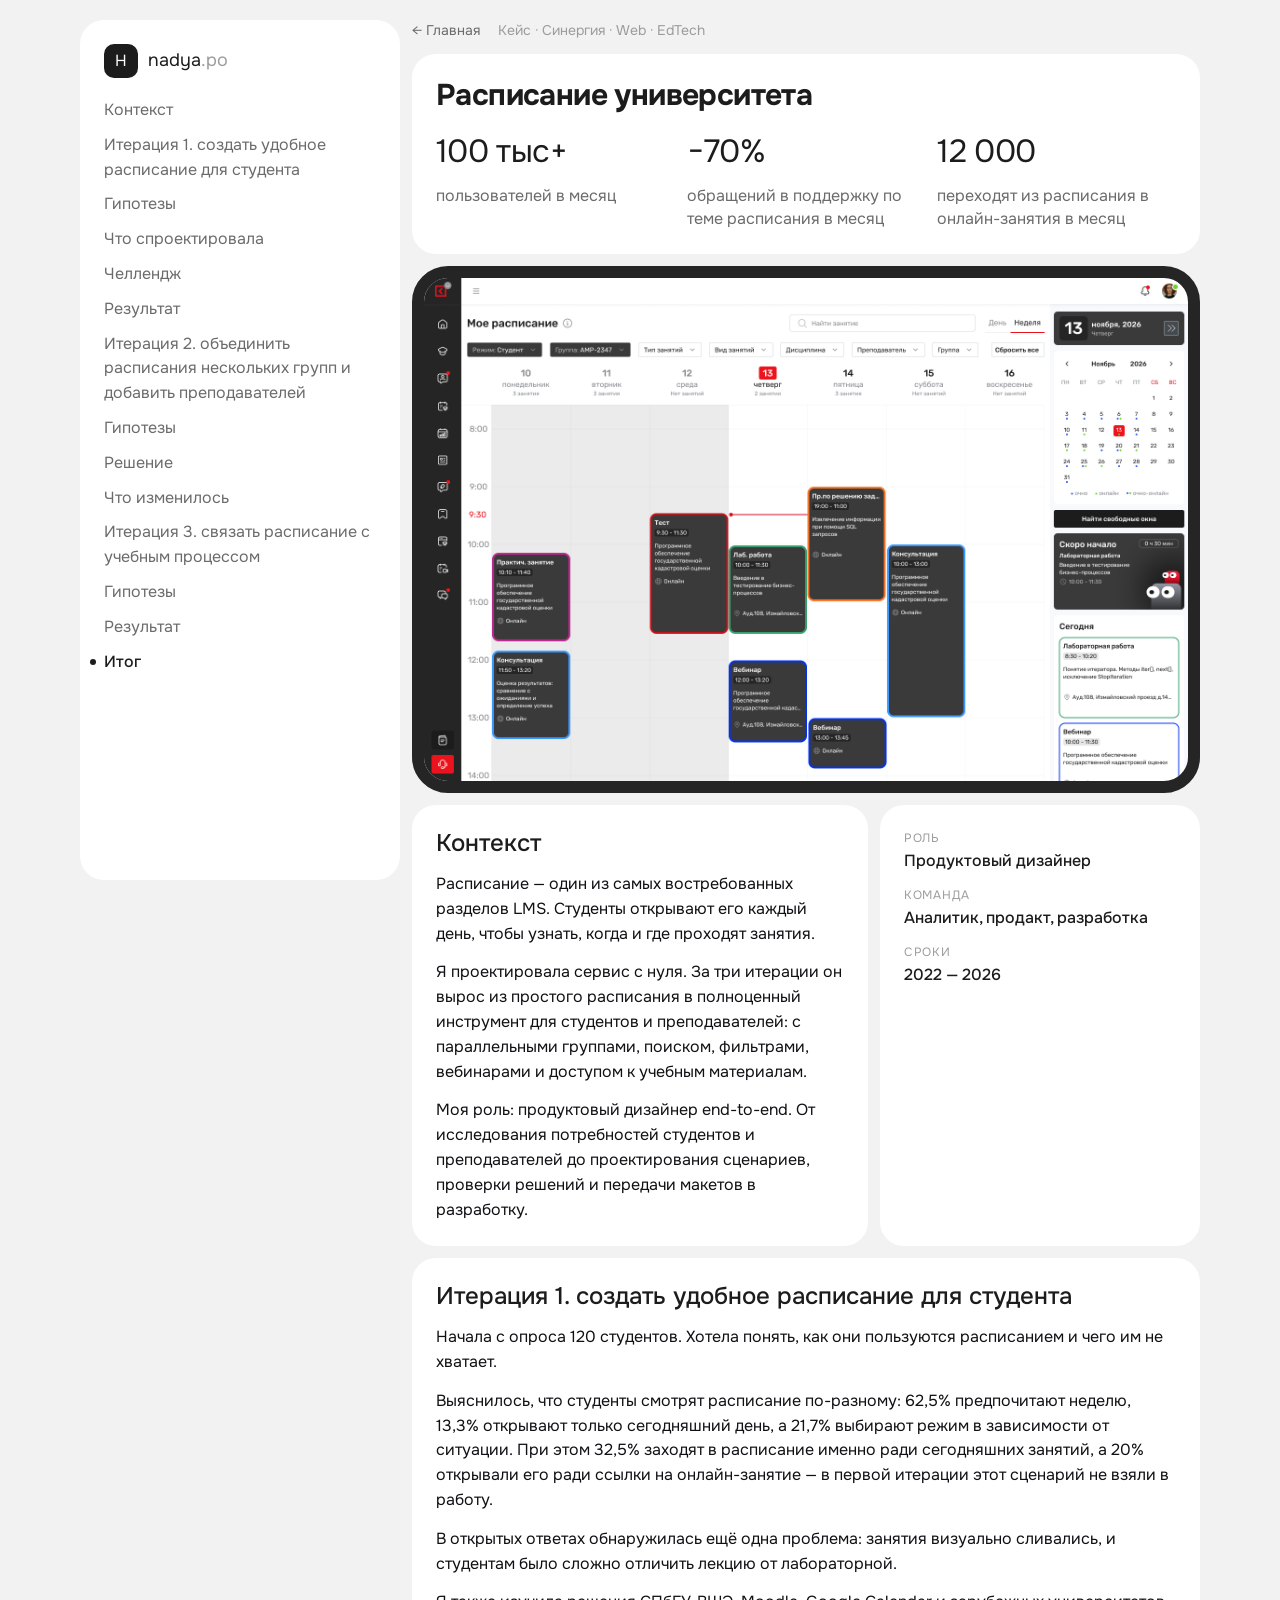
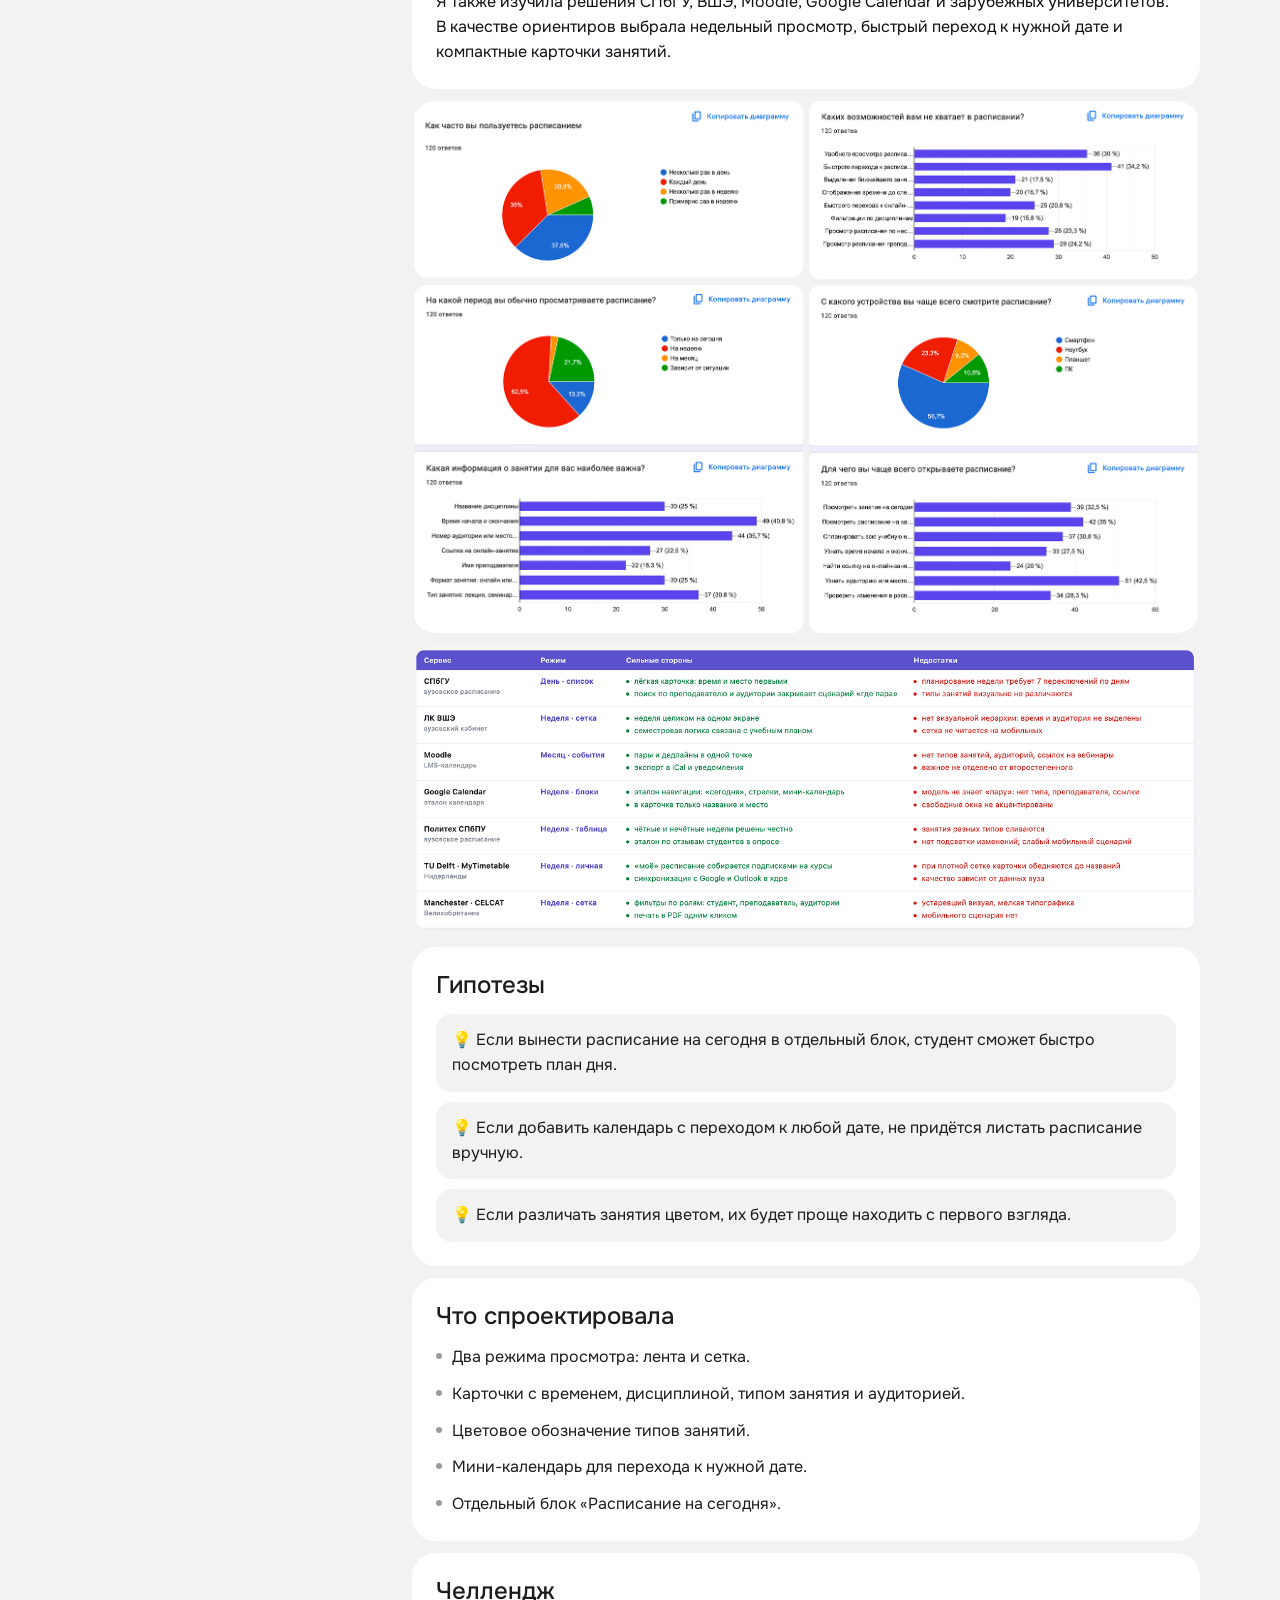
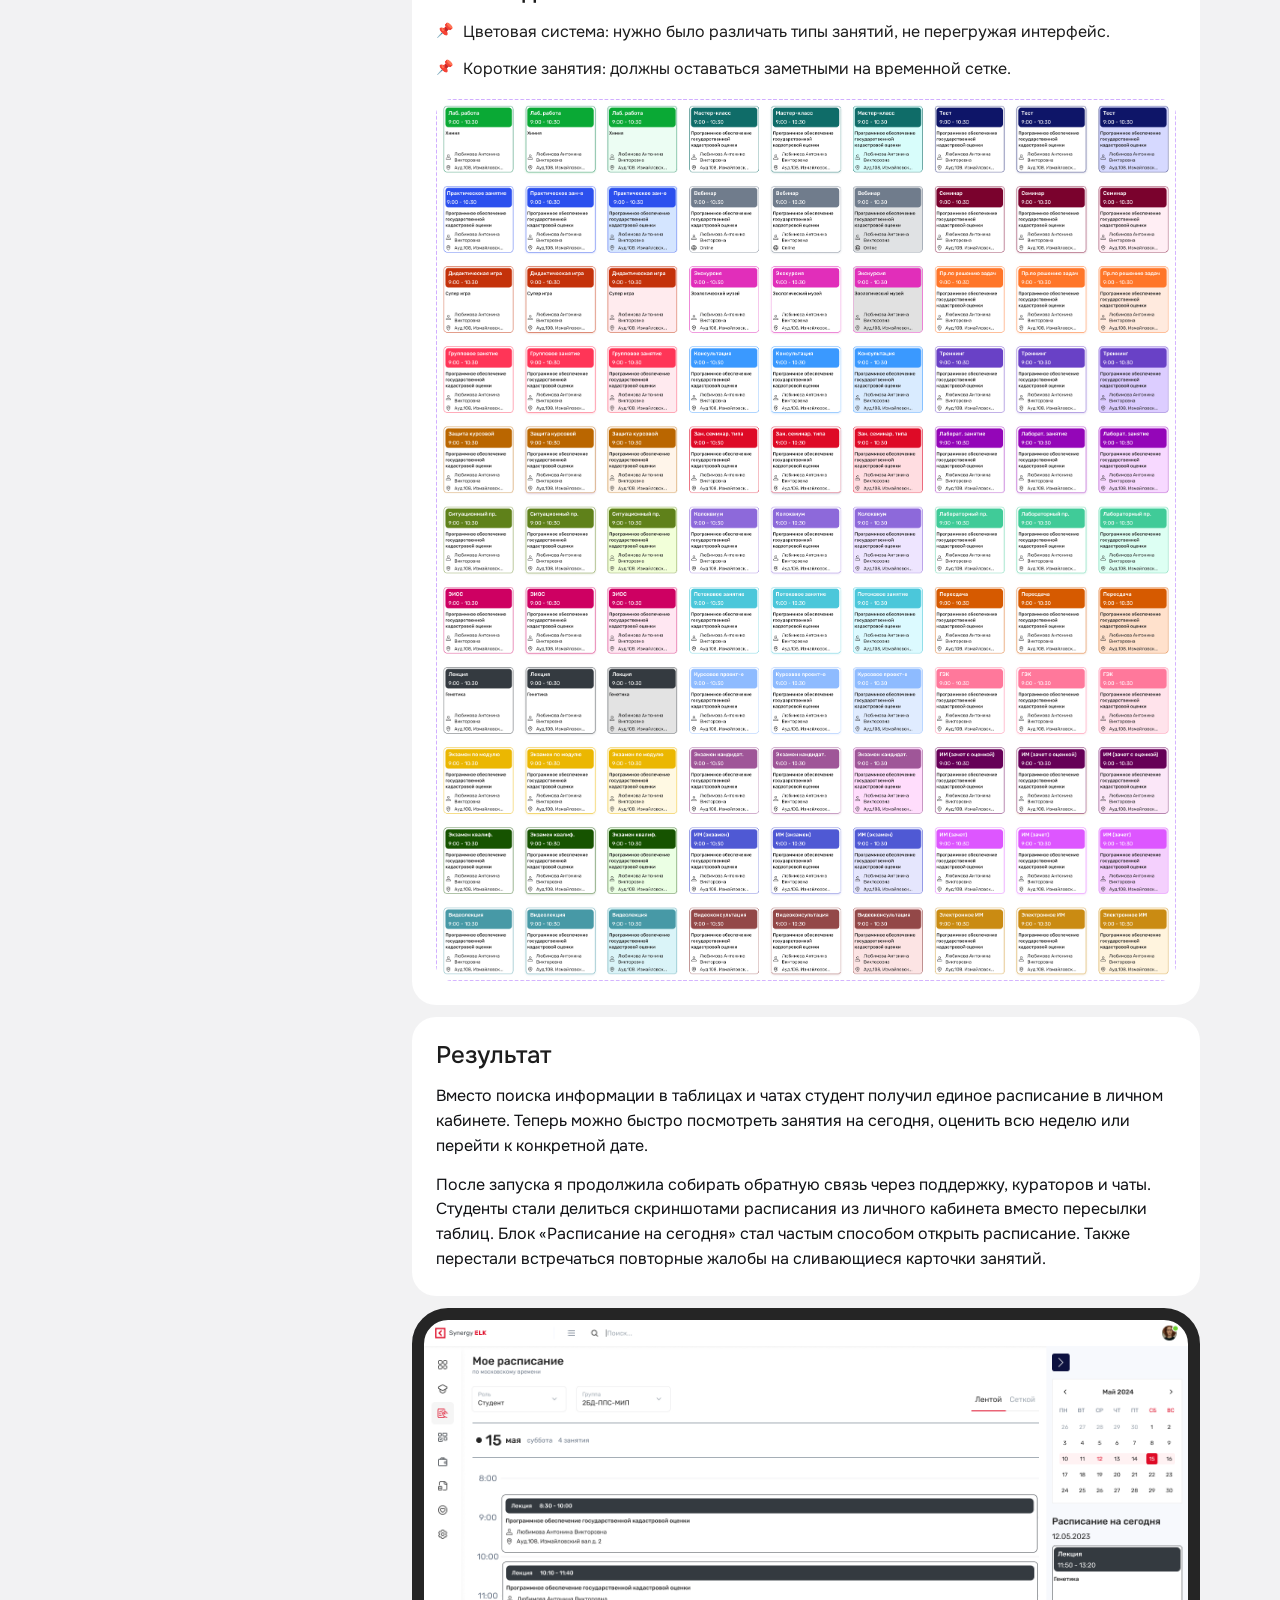
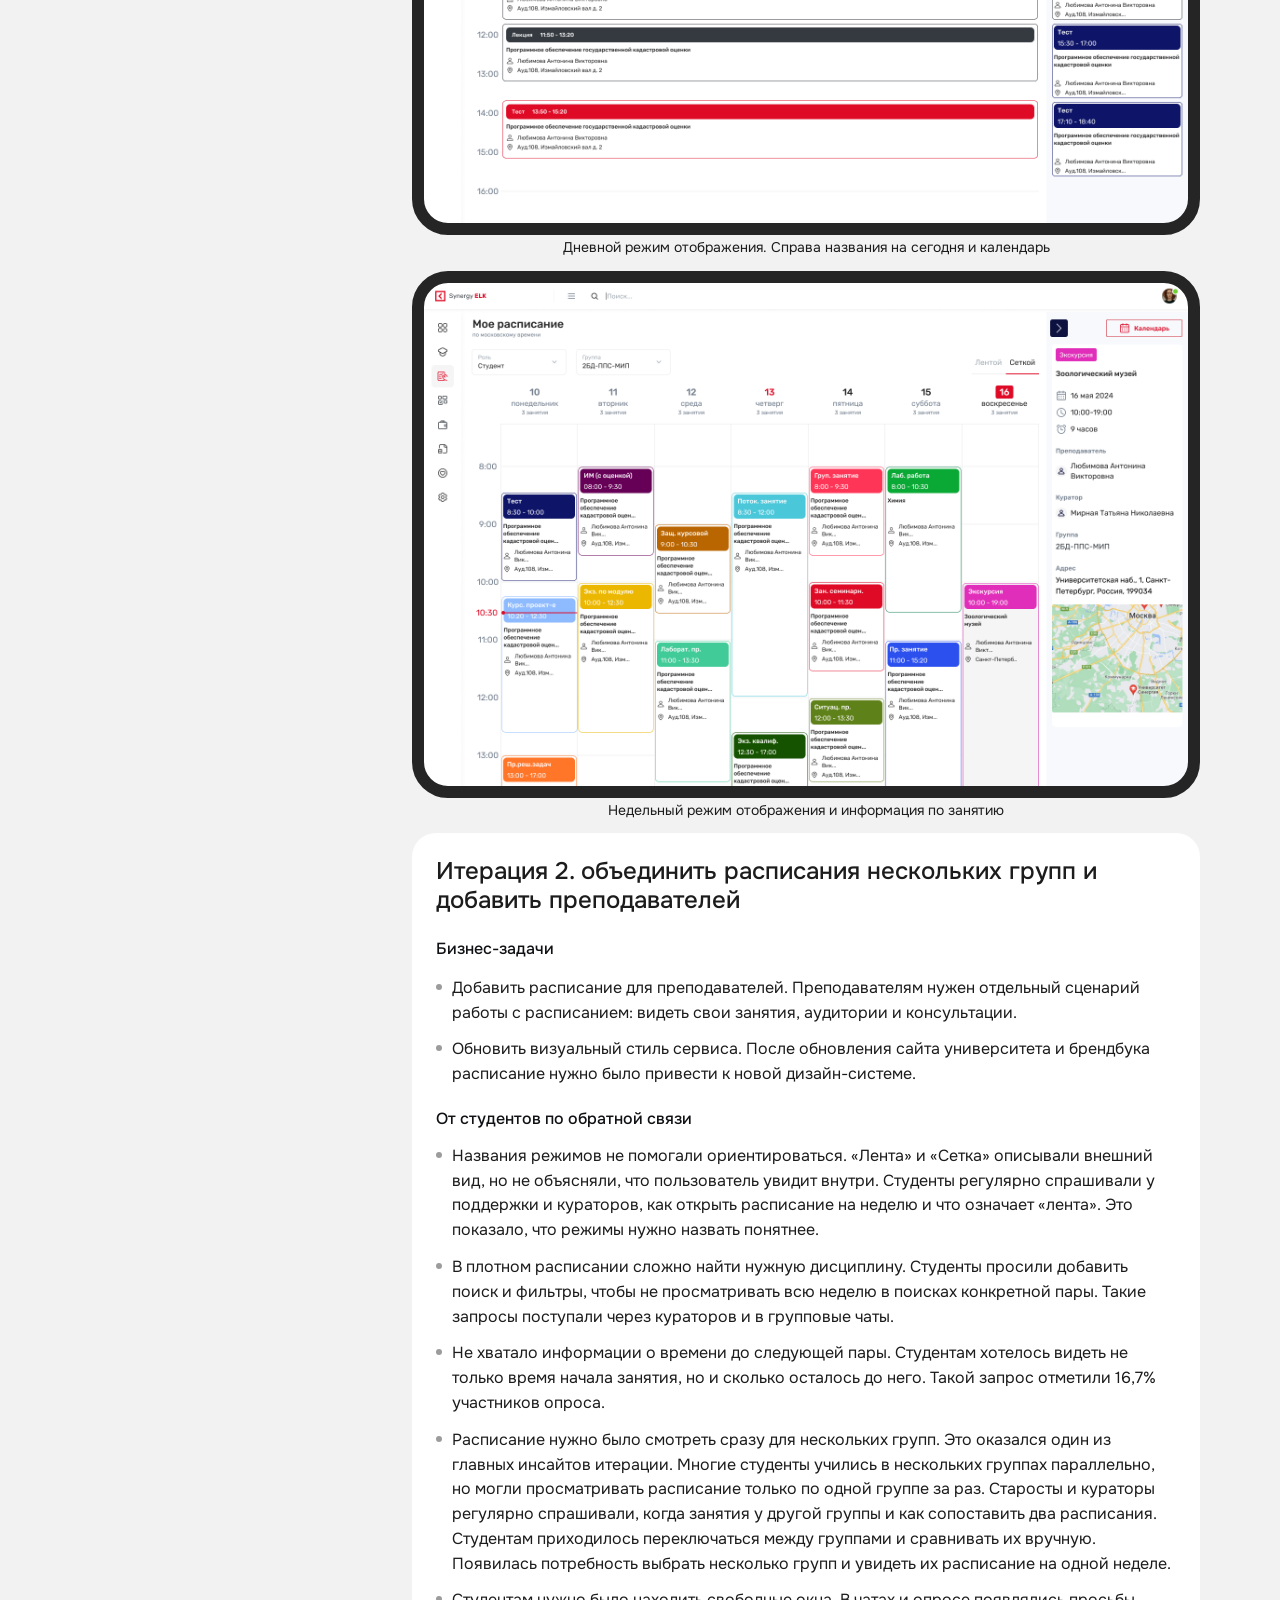
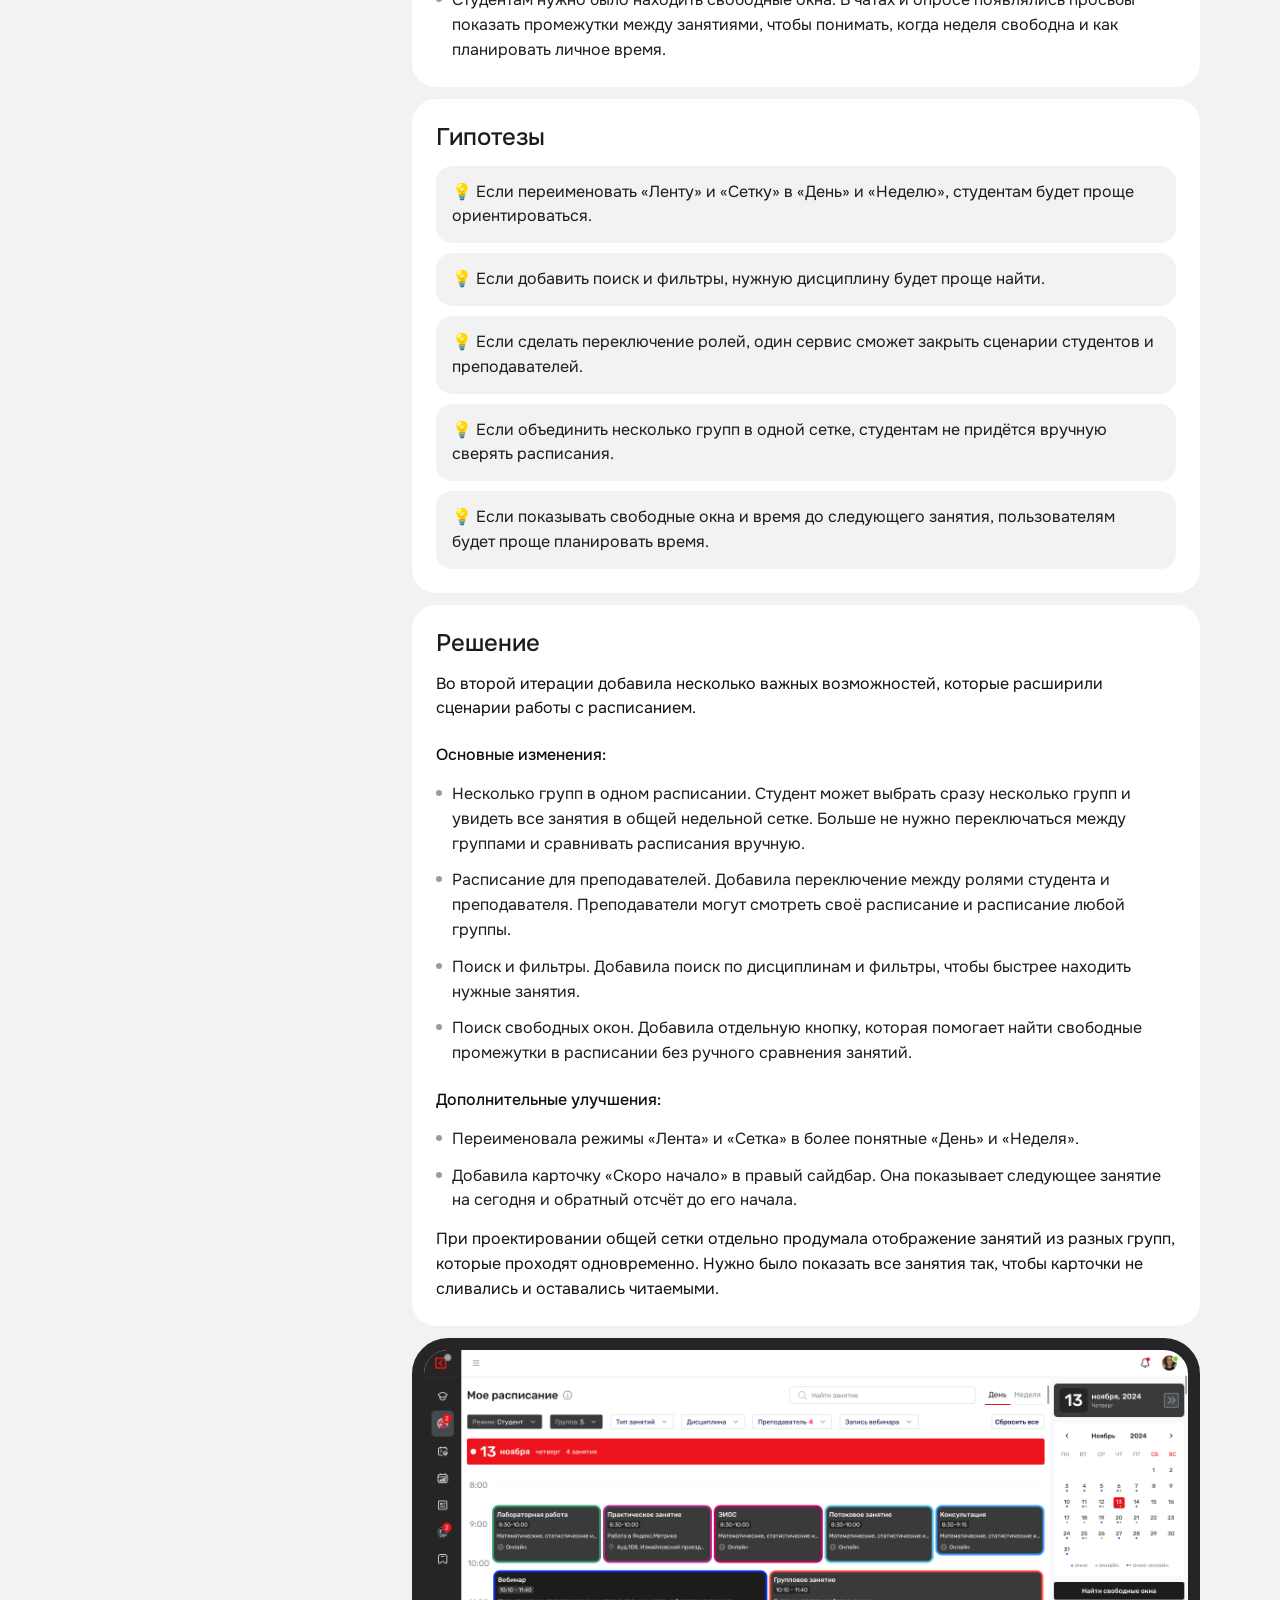
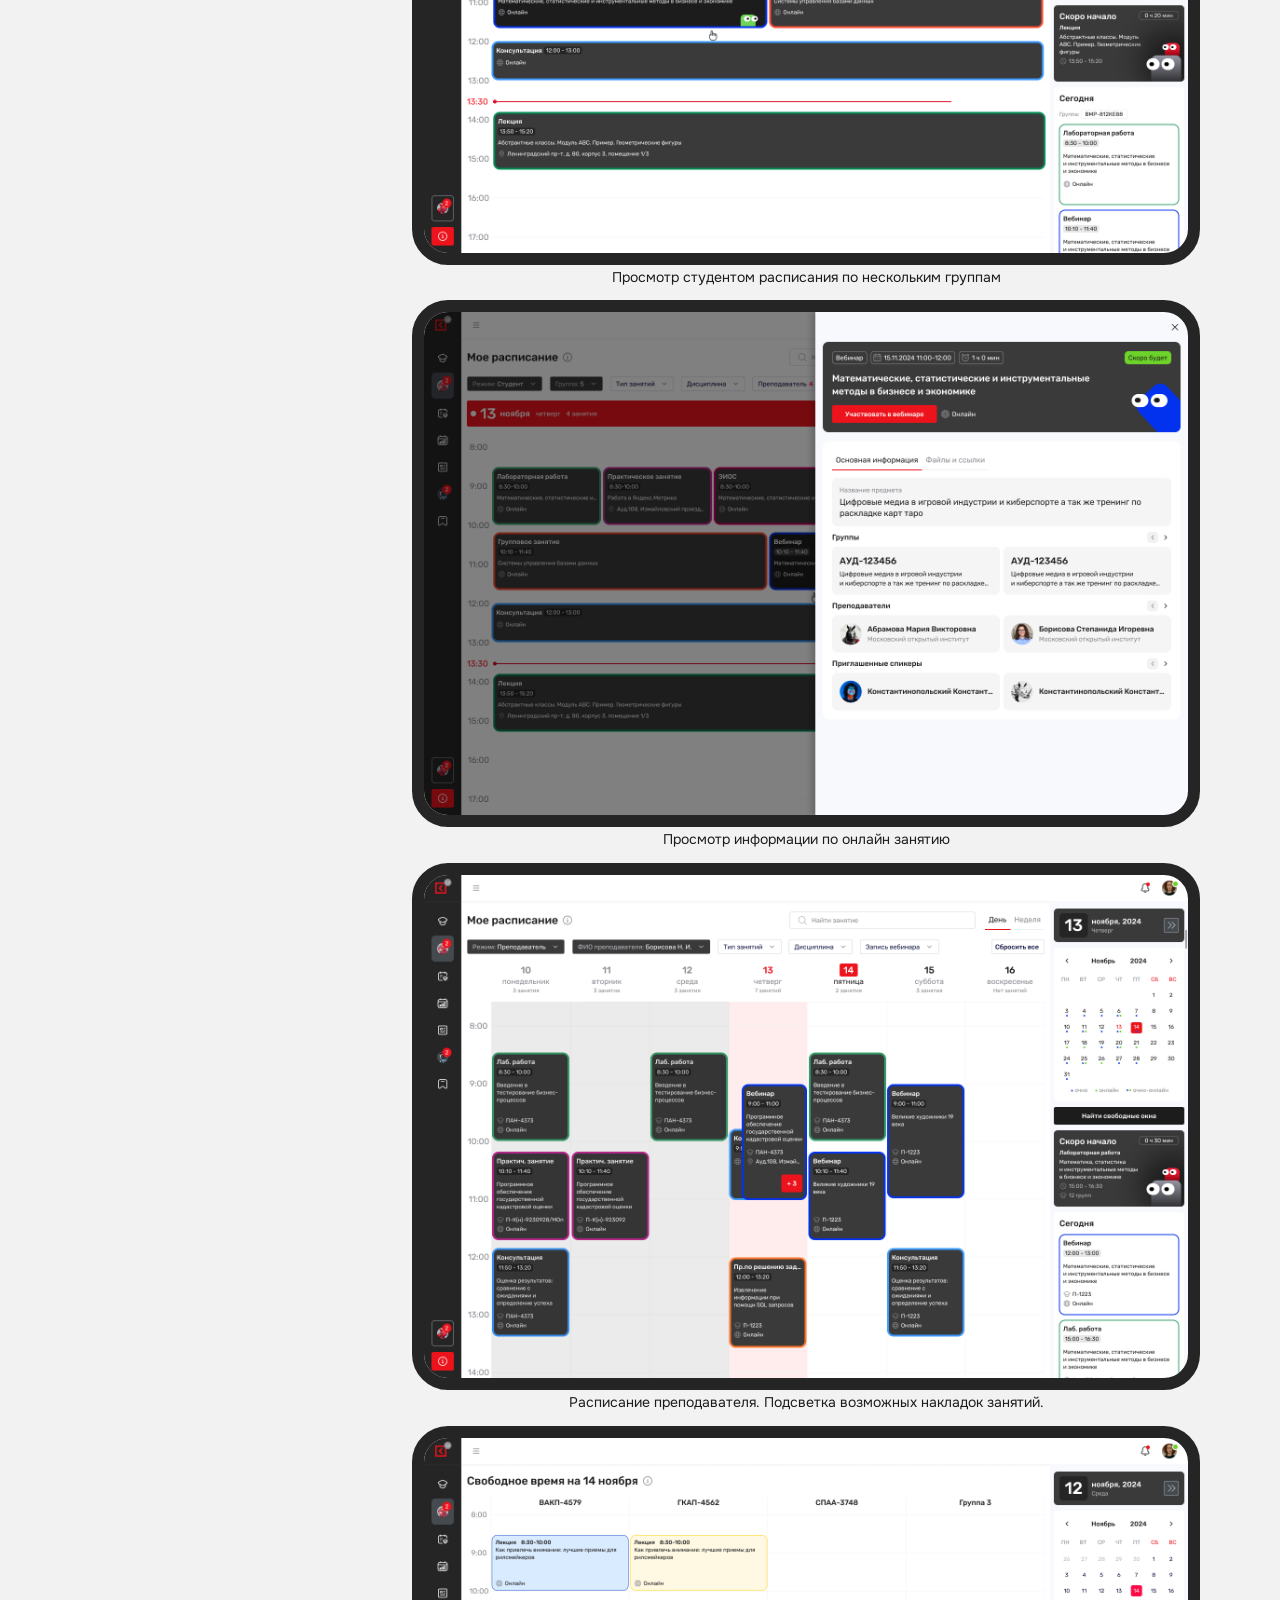
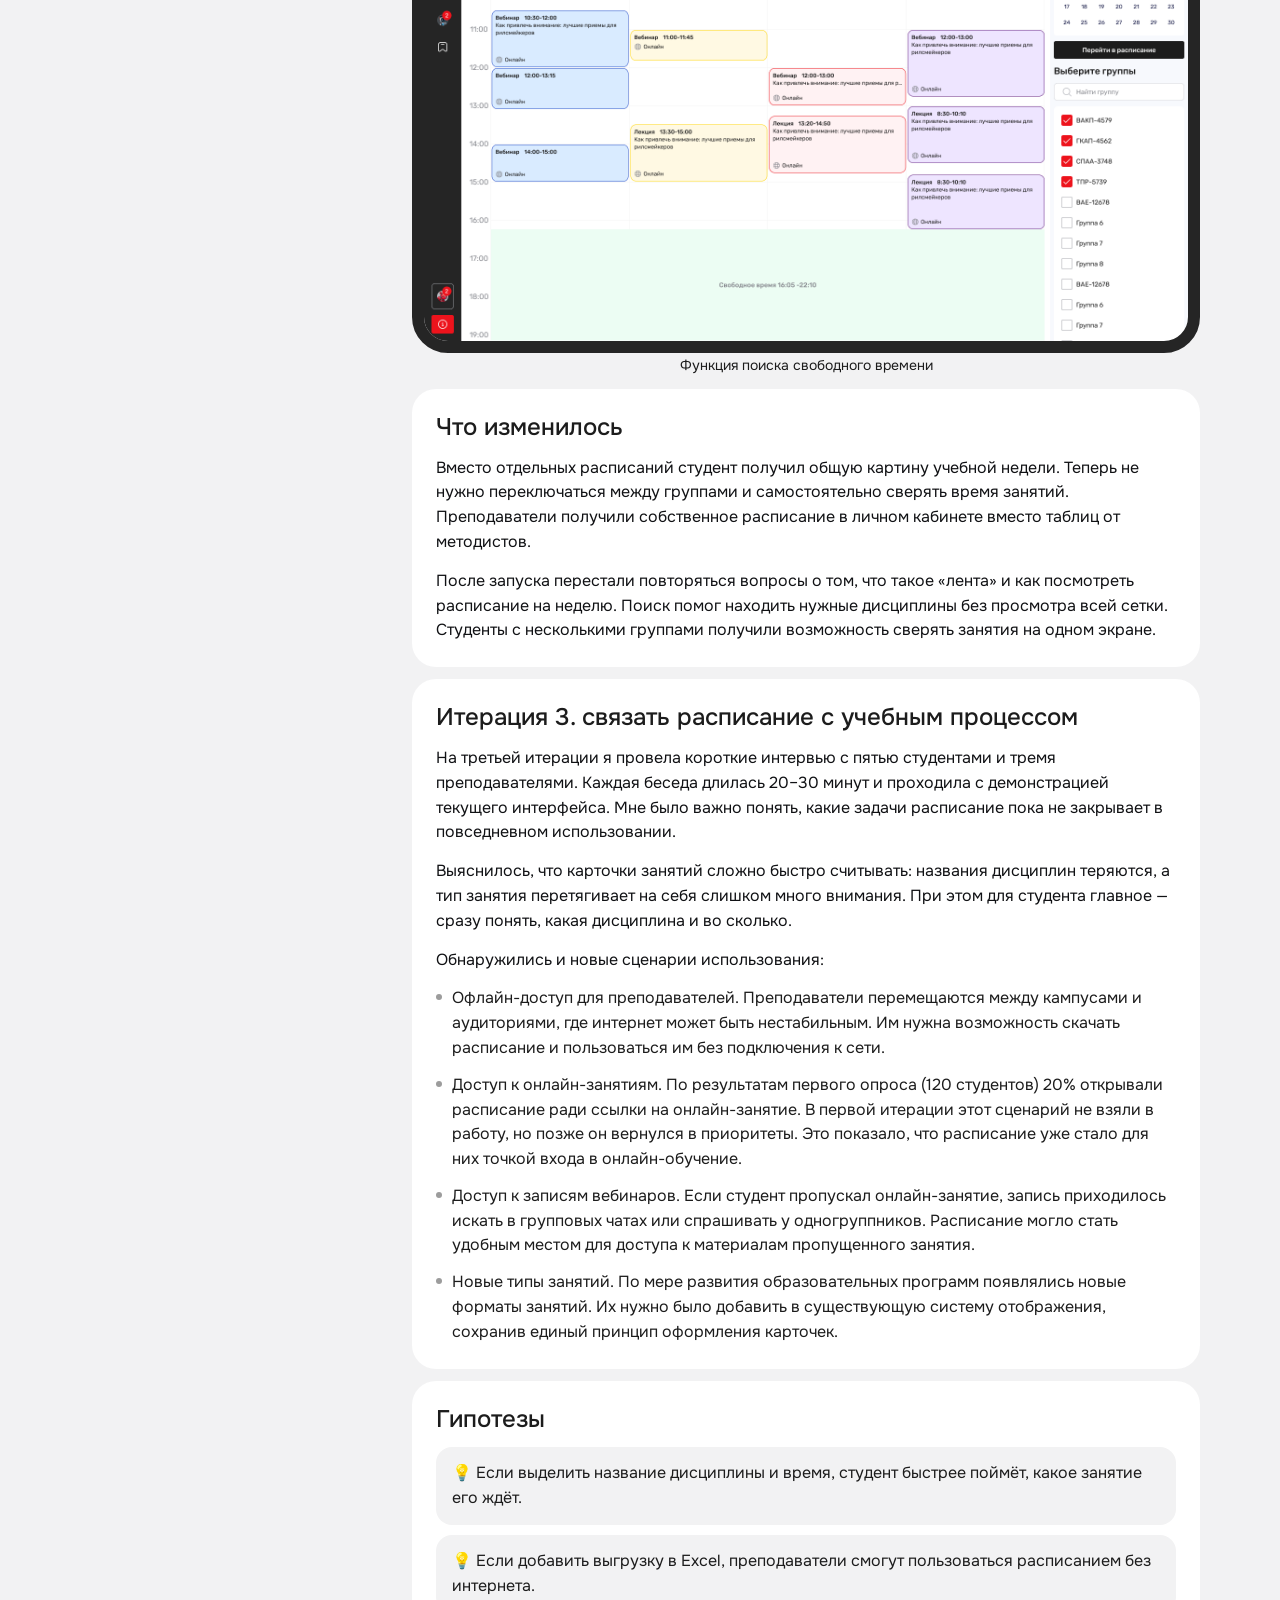
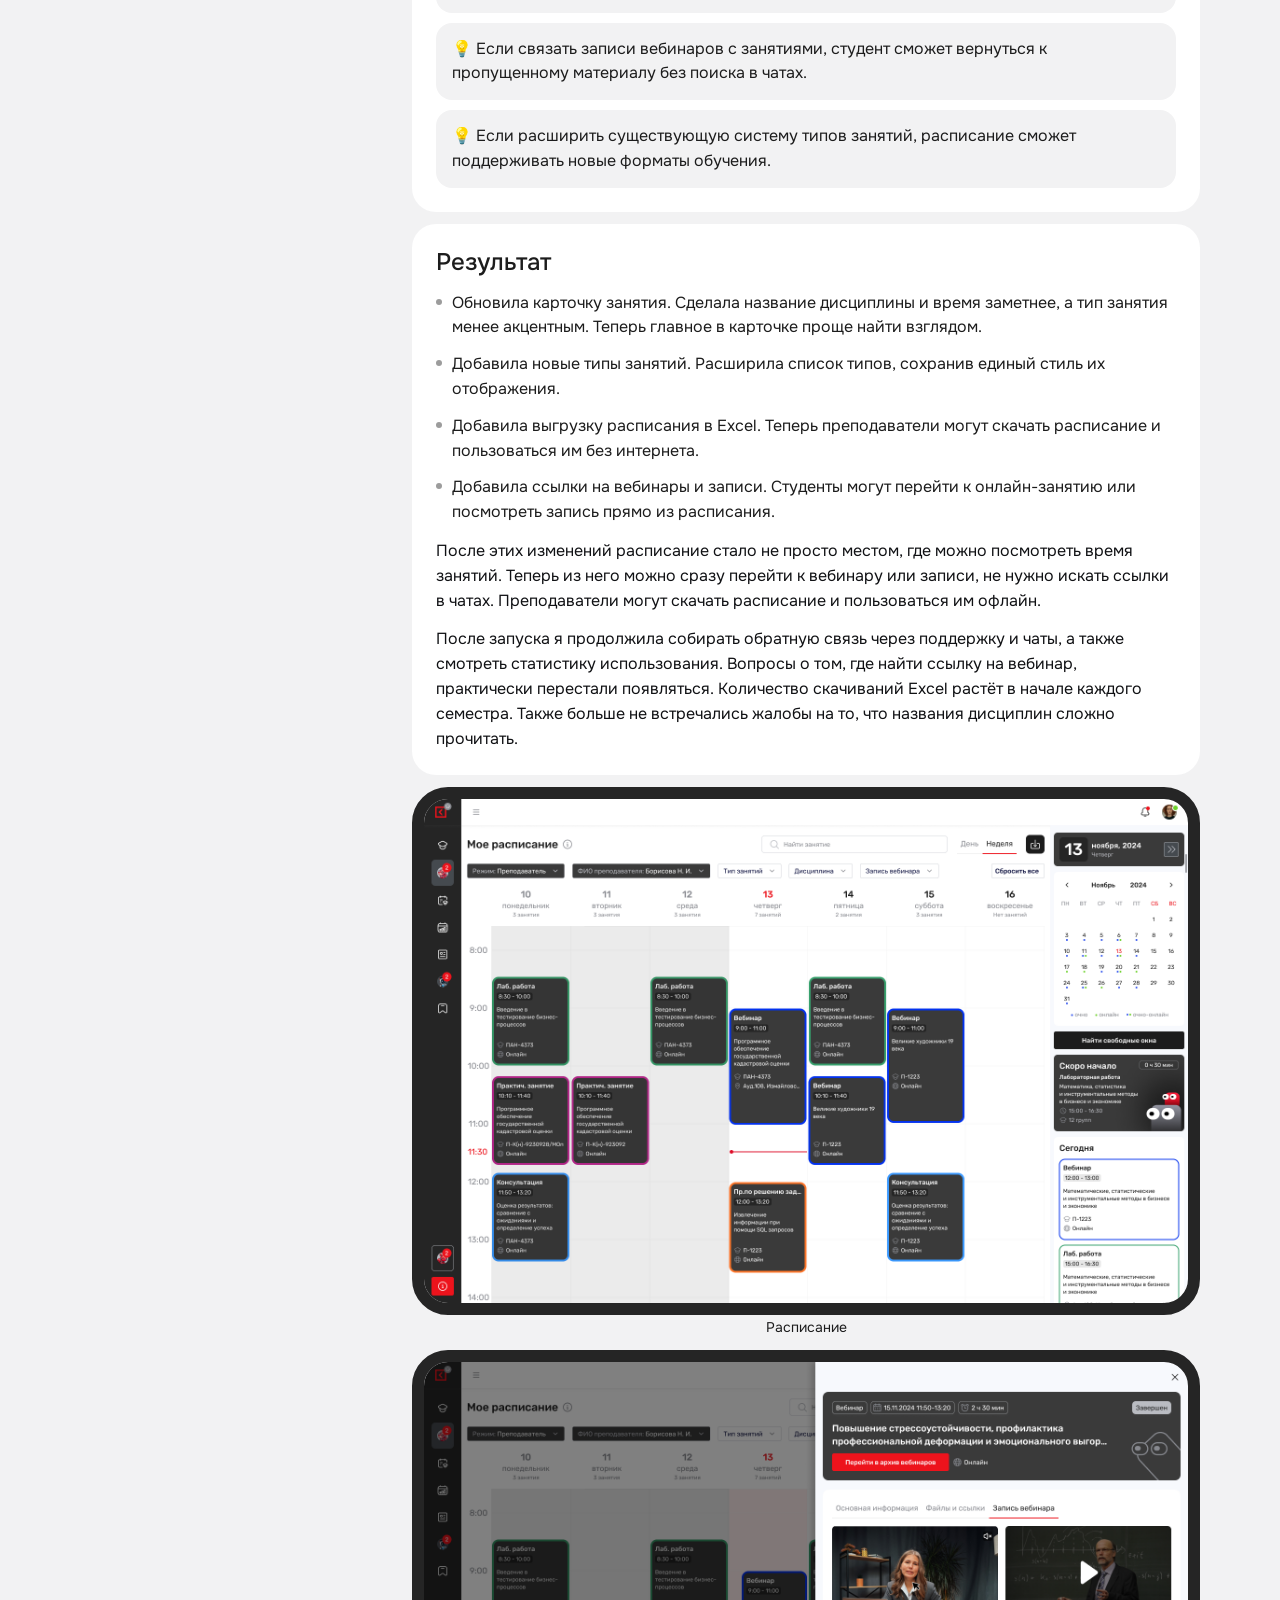
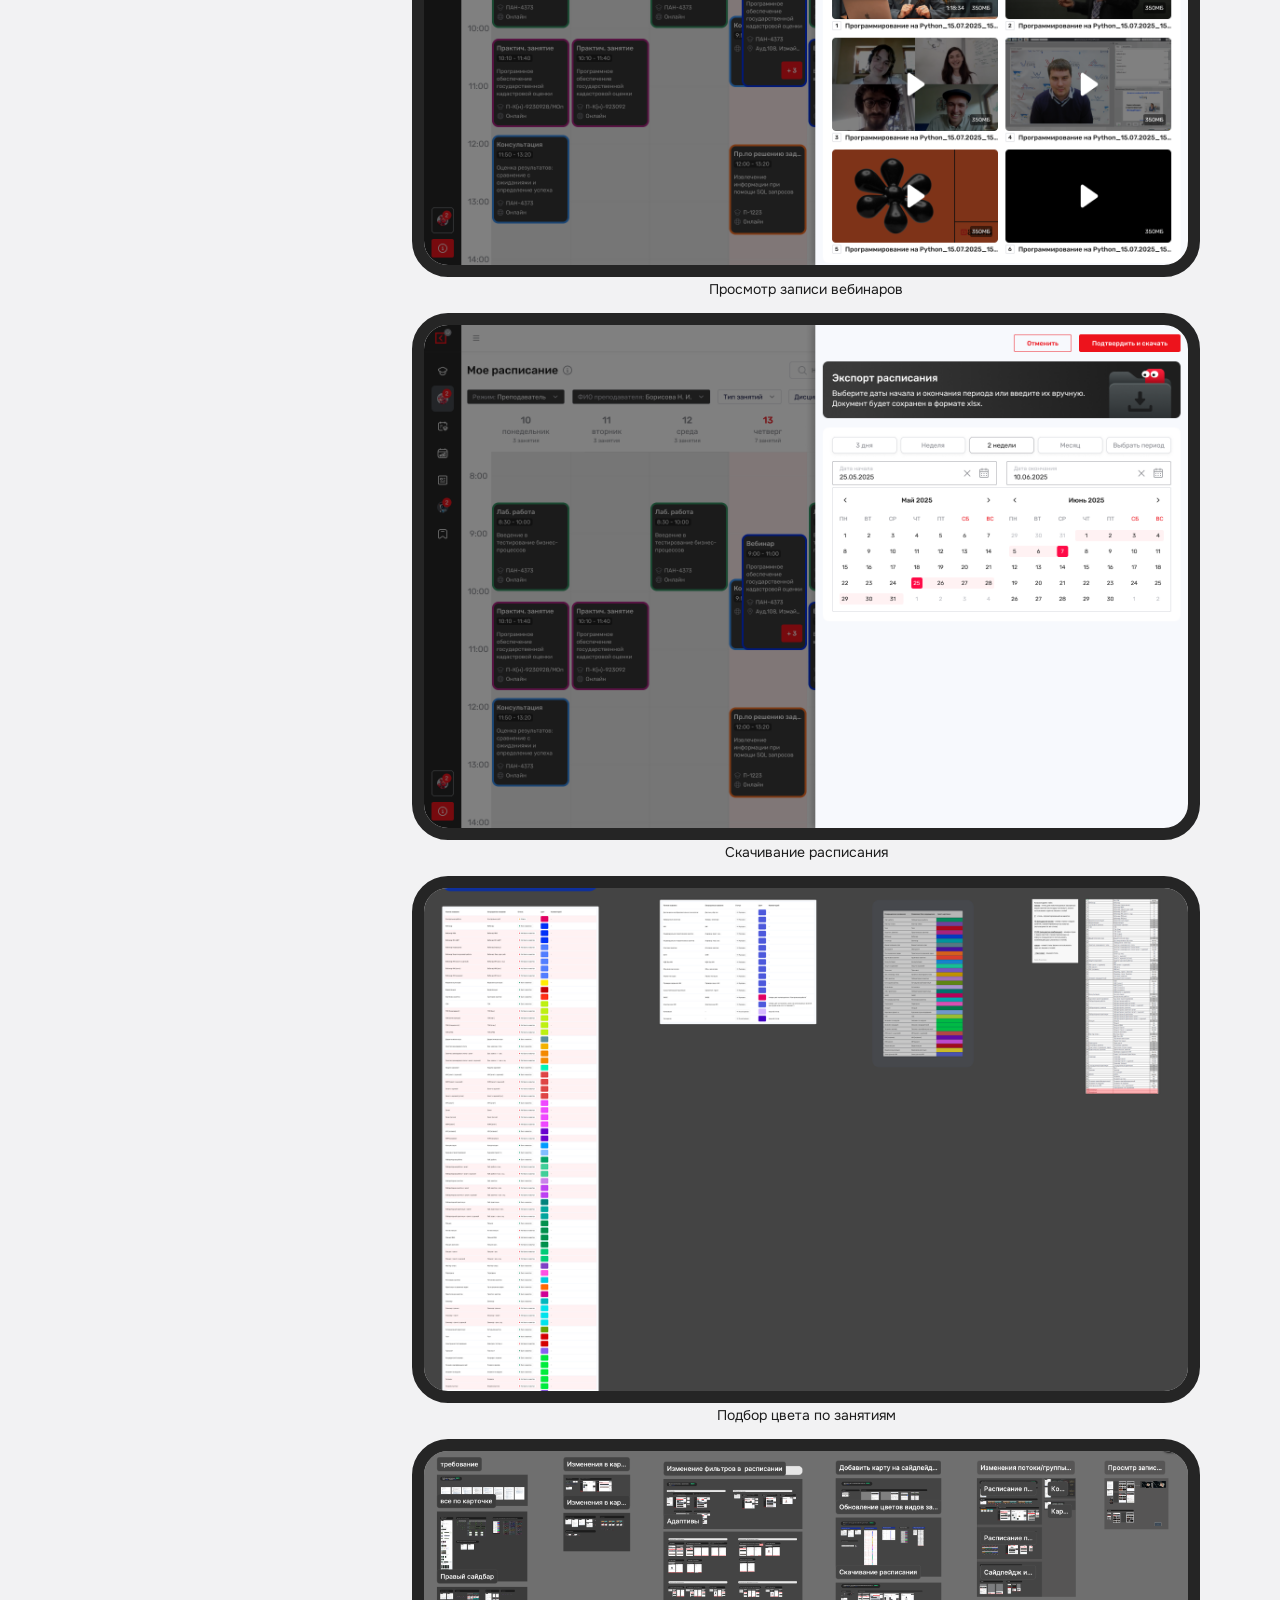
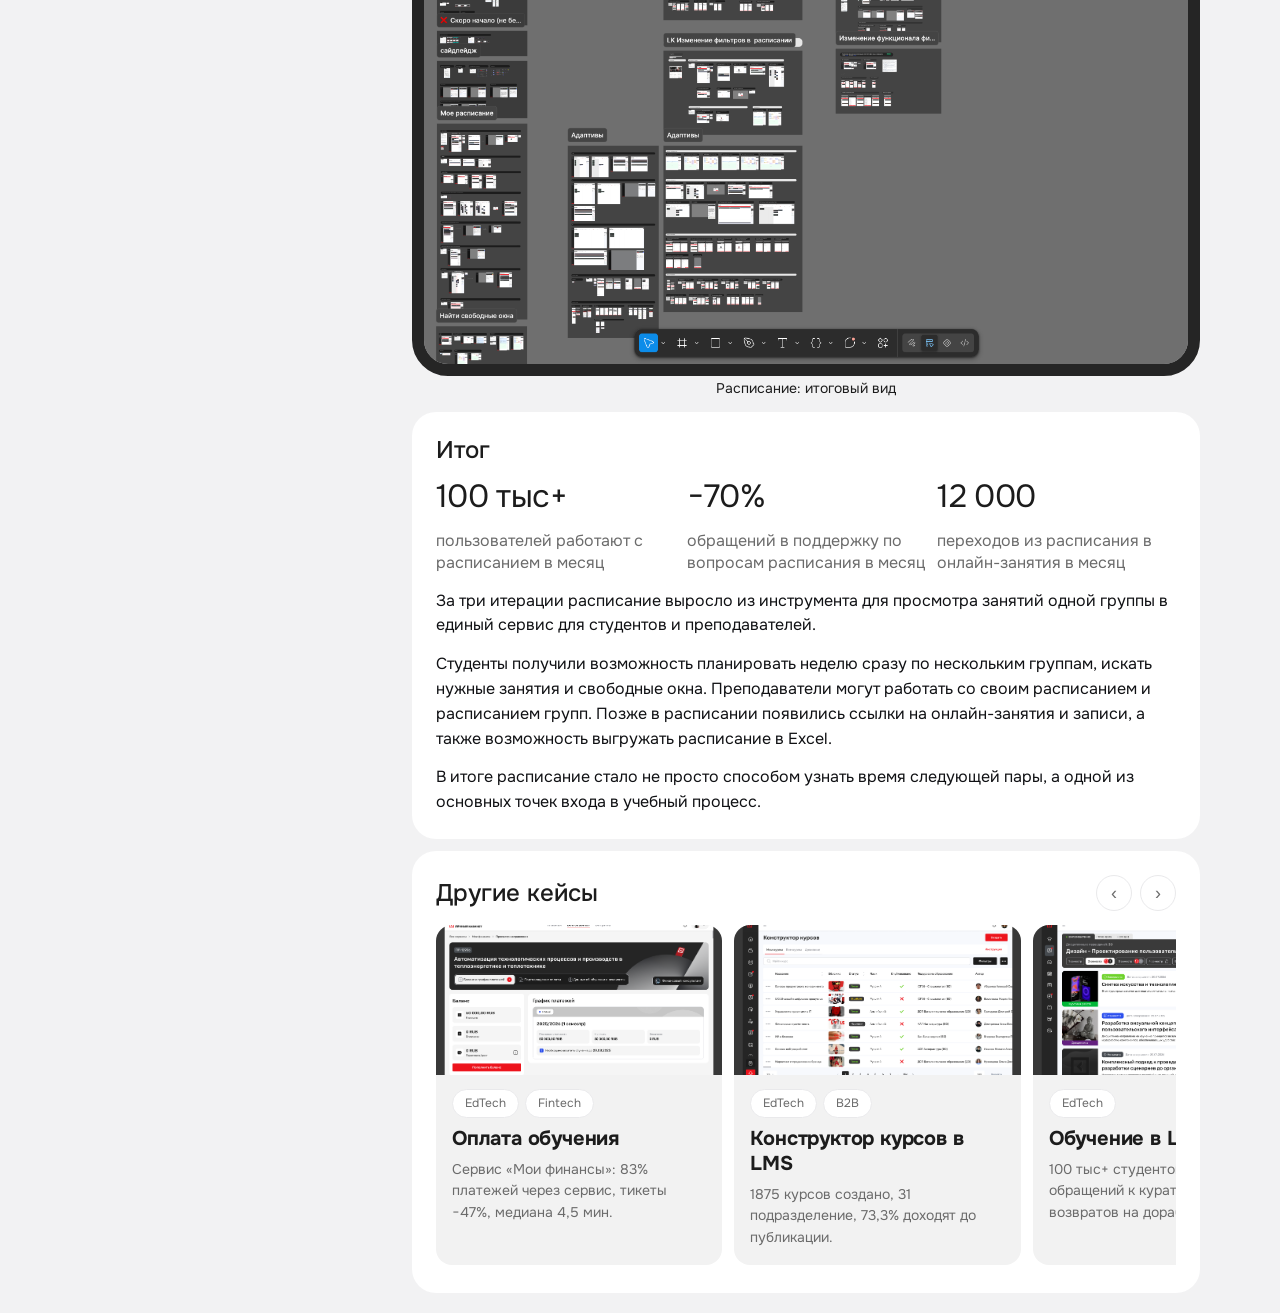
<file: case-raspisanie.html>
<!DOCTYPE html>
<html lang="ru">
<head>
  <meta charset="UTF-8">
  <meta name="viewport" content="width=device-width, initial-scale=1.0">
  <title>Расписание университета — кейс · Надя Порядина</title>
  <meta name="description" content="Кейс: расписание университета — опрос, бенчмарк и три итерации.">
  <link rel="preconnect" href="https://fonts.googleapis.com">
  <link rel="preconnect" href="https://fonts.gstatic.com" crossorigin>
  <link href="https://fonts.googleapis.com/css2?family=Onest:wght@400&display=swap" rel="stylesheet">
  <link rel="stylesheet" href="styles.css?v66">
  <style>
    #body{display:contents}
    .list p{color:var(--ink)}
    .sub-head{font-weight:500;color:var(--ink);margin-top:8px}
  
  .cell-kicker{font-size:24px;line-height:1.2;color:var(--ink);text-transform:none;letter-spacing:normal;font-weight:500}
    .pin-list li::before{content:"📌";width:auto;height:auto;background:none;border-radius:0;margin-top:0}
    @media (max-width:1024px){ .nums{grid-template-columns:repeat(3,1fr)} }
    @media (max-width:640px){ .nums{grid-template-columns:1fr} }
      .list p{font-size:16px;color:var(--ink)}
  </style>
</head>
<body>
<div class="layout">
  <aside class="side">
    <a class="logo" href="index.html" aria-label="На главную">
      <span class="logo-mark">Н</span>
      <span>nadya<em>.po</em></span>
    </a>
    <nav class="side-nav" aria-label="Разделы кейса">
      <a href="#kontekst">Контекст</a>
      <a href="#iteraciya-1-sozdat-udobn">Итерация 1. создать удобное расписание для студента</a>
      <a href="#gipotezy">Гипотезы</a>
      <a href="#chto-sproektirovala">Что спроектировала</a>
      <a href="#chellendzh">Челлендж</a>
      <a href="#rezul-tat">Результат</a>
      <a href="#iteraciya-2-ob-edinit-ra">Итерация 2. объединить расписания нескольких групп и добавить преподавателей</a>
      <a href="#gipotezy-2">Гипотезы</a>
      <a href="#reshenie">Решение</a>
      <a href="#chto-izmenilos-2">Что изменилось</a>
      <a href="#iteraciya-3-svyazat-rasp">Итерация 3. связать расписание с учебным процессом</a>
      <a href="#gipotezy-3">Гипотезы</a>
      <a href="#rezultat-3">Результат</a>
      <a href="#itog">Итог</a>
    </nav>
  </aside>
  <main class="bento">
    <div class="page-top">
      <a class="back" href="index.html">← Главная</a>
      <span class="crumb">Кейс · Синергия · Web · EdTech</span>
    </div>
    <section class="cell s12" id="start">
      <h1 class="h1">Расписание университета</h1>
      <div class="nums" style="grid-template-columns:repeat(3,1fr);margin-top:8px">
        <div class="num"><div class="v">100 тыс+</div><div class="k">пользователей в месяц</div></div>
        <div class="num"><div class="v">−70%</div><div class="k">обращений в поддержку по теме расписания в месяц</div></div>
        <div class="num"><div class="v">12 000</div><div class="k">переходят из расписания в онлайн-занятия в месяц</div></div>
      </div>
    </section>
    <div id="body">
    <img class="zoomable" src="assets/case-raspisanie-week.png" alt="Расписание в режиме недели" style="cursor:zoom-in;grid-column:span 12;width:calc(100% - 24px);height:auto;display:block;border-radius:24px;outline:12px solid #252525;outline-offset:0;margin:12px auto">

    <div class="ctx-row">
    <section class="cell" id="kontekst">
      <span class="cell-kicker">Контекст</span>
      <p class="cell-text primary">Расписание — один из самых востребованных разделов LMS. Студенты открывают его каждый день, чтобы узнать, когда и где проходят занятия.</p>
      <p class="cell-text primary">Я проектировала сервис с нуля. За три итерации он вырос из простого расписания в полноценный инструмент для студентов и преподавателей: с параллельными группами, поиском, фильтрами, вебинарами и доступом к учебным материалам.</p>
      <p class="cell-text primary">Моя роль: продуктовый дизайнер end-to-end. От исследования потребностей студентов и преподавателей до проектирования сценариев, проверки решений и передачи макетов в разработку.</p>
    </section>
    <aside class="cell">
      <div class="ctx-ci"><span>Роль</span><b>Продуктовый дизайнер</b></div>
      <div class="ctx-ci"><span>Команда</span><b>Аналитик, продакт, разработка</b></div>
      <div class="ctx-ci"><span>Сроки</span><b>2022 — 2026</b></div>
    </aside>
    </div>
    <section class="cell s12" id="iteraciya-1-sozdat-udobn">
      <span class="cell-kicker">Итерация 1. создать удобное расписание для студента</span>
      <p class="cell-text primary">Начала с опроса 120 студентов. Хотела понять, как они пользуются расписанием и чего им не хватает.</p>
      <p class="cell-text primary">Выяснилось, что студенты смотрят расписание по-разному: 62,5% предпочитают неделю, 13,3% открывают только сегодняшний день, а 21,7% выбирают режим в зависимости от ситуации. При этом 32,5% заходят в расписание именно ради сегодняшних занятий, а 20% открывали его ради ссылки на онлайн-занятие — в первой итерации этот сценарий не взяли в работу.</p>
      <p class="cell-text primary">В открытых ответах обнаружилась ещё одна проблема: занятия визуально сливались, и студентам было сложно отличить лекцию от лабораторной.</p>
      <p class="cell-text primary">Я также изучила решения СПбГУ, ВШЭ, Moodle, Google Calendar и зарубежных университетов. В качестве ориентиров выбрала недельный просмотр, быстрый переход к нужной дате и компактные карточки занятий.</p>
    </section>
    <img class="zoomable" src="assets/case-raspisanie-survey.png" alt="Опрос студентов про расписание" style="cursor:zoom-in;grid-column:span 12;width:100%;height:auto;display:block;border-radius:24px">
    <img class="zoomable" src="assets/case-raspisanie-benchmark.png" alt="Бенчмарк расписаний университетов" style="cursor:zoom-in;grid-column:span 12;width:100%;height:auto;display:block;border-radius:24px">
    <section class="cell s12" id="gipotezy">
      <span class="cell-kicker">Гипотезы</span>
      <div style="display:flex;flex-direction:column;gap:10px">
          <div style="background:var(--bg);border-radius:var(--radius-in);padding:14px 16px;font-size:16px;color:var(--ink)">💡 Если вынести расписание на сегодня в отдельный блок, студент сможет быстро посмотреть план дня.</div>
          <div style="background:var(--bg);border-radius:var(--radius-in);padding:14px 16px;font-size:16px;color:var(--ink)">💡 Если добавить календарь с переходом к любой дате, не придётся листать расписание вручную.</div>
          <div style="background:var(--bg);border-radius:var(--radius-in);padding:14px 16px;font-size:16px;color:var(--ink)">💡 Если различать занятия цветом, их будет проще находить с первого взгляда.</div>
        </div>
    </section>
    <section class="cell s12" id="chto-sproektirovala">
      <span class="cell-kicker">Что спроектировала</span>
      <ul class="list"><li><p>Два режима просмотра: лента и сетка.</p></li><li><p>Карточки с временем, дисциплиной, типом занятия и аудиторией.</p></li><li><p>Цветовое обозначение типов занятий.</p></li><li><p>Мини-календарь для перехода к нужной дате.</p></li><li><p>Отдельный блок «Расписание на сегодня».</p></li></ul>
    </section>
    <section class="cell s12" id="chellendzh">
      <span class="cell-kicker">Челлендж</span>
      <ul class="list pin-list">
        <li><p>Цветовая система: нужно было различать типы занятий, не перегружая интерфейс.</p></li>
        <li><p>Короткие занятия: должны оставаться заметными на временной сетке.</p></li>
      </ul>
      <img class="zoomable" src="assets/case-raspisanie-lessons-cards.png" alt="Карточки занятий разных типов в сетке расписания" style="cursor:zoom-in;width:100%;height:auto;display:block;border-radius:16px;margin-top:4px">
    </section>
    <section class="cell s12" id="rezul-tat">
      <span class="cell-kicker">Результат</span>
      <p class="cell-text primary">Вместо поиска информации в таблицах и чатах студент получил единое расписание в личном кабинете. Теперь можно быстро посмотреть занятия на сегодня, оценить всю неделю или перейти к конкретной дате.</p>
      <p class="cell-text primary">После запуска я продолжила собирать обратную связь через поддержку, кураторов и чаты. Студенты стали делиться скриншотами расписания из личного кабинета вместо пересылки таблиц. Блок «Расписание на сегодня» стал частым способом открыть расписание. Также перестали встречаться повторные жалобы на сливающиеся карточки занятий.</p>
    </section>
    <div style="grid-column:span 12">
      <img class="zoomable" src="assets/case-raspisanie-day-view.png" alt="Дневной режим отображения. Справа названия на сегодня и календарь" style="cursor:zoom-in;width:calc(100% - 24px);height:auto;display:block;border-radius:24px;outline:12px solid #252525;outline-offset:0;margin:12px auto">
      <div style="text-align:center;font-size:14px;color:var(--ink);padding-top:2px">Дневной режим отображения. Справа названия на сегодня и календарь</div>
    </div>
    <div style="grid-column:span 12">
      <img class="zoomable" src="assets/case-raspisanie-week-view.png" alt="Недельный режим отображения и информация по занятию" style="cursor:zoom-in;width:calc(100% - 24px);height:auto;display:block;border-radius:24px;outline:12px solid #252525;outline-offset:0;margin:12px auto">
      <div style="text-align:center;font-size:14px;color:var(--ink);padding-top:2px">Недельный режим отображения и информация по занятию</div>
    </div>
    <section class="cell s12" id="iteraciya-2-ob-edinit-ra">
      <span class="cell-kicker">Итерация 2. объединить расписания нескольких групп и добавить преподавателей</span>
      <p class="cell-text primary sub-head">Бизнес-задачи</p>
      <ul class="list"><li><p>Добавить расписание для преподавателей. Преподавателям нужен отдельный сценарий работы с расписанием: видеть свои занятия, аудитории и консультации.</p></li><li><p>Обновить визуальный стиль сервиса. После обновления сайта университета и брендбука расписание нужно было привести к новой дизайн-системе.</p></li>
      <p class="cell-text primary sub-head">От студентов по обратной связи</p>
      <ul class="list"><li><p>Названия режимов не помогали ориентироваться. «Лента» и «Сетка» описывали внешний вид, но не объясняли, что пользователь увидит внутри. Студенты регулярно спрашивали у поддержки и кураторов, как открыть расписание на неделю и что означает «лента». Это показало, что режимы нужно назвать понятнее.</p></li><li><p>В плотном расписании сложно найти нужную дисциплину. Студенты просили добавить поиск и фильтры, чтобы не просматривать всю неделю в поисках конкретной пары. Такие запросы поступали через кураторов и в групповые чаты.</p></li><li><p>Не хватало информации о времени до следующей пары. Студентам хотелось видеть не только время начала занятия, но и сколько осталось до него. Такой запрос отметили 16,7% участников опроса.</p></li><li><p>Расписание нужно было смотреть сразу для нескольких групп. Это оказался один из главных инсайтов итерации. Многие студенты учились в нескольких группах параллельно, но могли просматривать расписание только по одной группе за раз. Старосты и кураторы регулярно спрашивали, когда занятия у другой группы и как сопоставить два расписания. Студентам приходилось переключаться между группами и сравнивать их вручную. Появилась потребность выбрать несколько групп и увидеть их расписание на одной неделе.</p></li><li><p>Студентам нужно было находить свободные окна. В чатах и опросе появлялись просьбы показать промежутки между занятиями, чтобы понимать, когда неделя свободна и как планировать личное время.</p></li></ul>
    </section>
    <section class="cell s12" id="gipotezy-2">
      <span class="cell-kicker">Гипотезы</span>
      <div style="display:flex;flex-direction:column;gap:10px">
          <div style="background:var(--bg);border-radius:var(--radius-in);padding:14px 16px;font-size:16px;color:var(--ink)">💡 Если переименовать «Ленту» и «Сетку» в «День» и «Неделю», студентам будет проще ориентироваться.</div>
          <div style="background:var(--bg);border-radius:var(--radius-in);padding:14px 16px;font-size:16px;color:var(--ink)">💡 Если добавить поиск и фильтры, нужную дисциплину будет проще найти.</div>
          <div style="background:var(--bg);border-radius:var(--radius-in);padding:14px 16px;font-size:16px;color:var(--ink)">💡 Если сделать переключение ролей, один сервис сможет закрыть сценарии студентов и преподавателей.</div>
          <div style="background:var(--bg);border-radius:var(--radius-in);padding:14px 16px;font-size:16px;color:var(--ink)">💡 Если объединить несколько групп в одной сетке, студентам не придётся вручную сверять расписания.</div>
          <div style="background:var(--bg);border-radius:var(--radius-in);padding:14px 16px;font-size:16px;color:var(--ink)">💡 Если показывать свободные окна и время до следующего занятия, пользователям будет проще планировать время.</div>
        </div>
    </section>
    <section class="cell s12" id="reshenie">
      <span class="cell-kicker">Решение</span>
      <p class="cell-text primary">Во второй итерации добавила несколько важных возможностей, которые расширили сценарии работы с расписанием.</p>
      <p class="cell-text primary sub-head">Основные изменения:</p>
      <ul class="list">
        <li><p><b>Несколько групп в одном расписании.</b> Студент может выбрать сразу несколько групп и увидеть все занятия в общей недельной сетке. Больше не нужно переключаться между группами и сравнивать расписания вручную.</p></li>
        <li><p><b>Расписание для преподавателей.</b> Добавила переключение между ролями студента и преподавателя. Преподаватели могут смотреть своё расписание и расписание любой группы.</p></li>
        <li><p><b>Поиск и фильтры.</b> Добавила поиск по дисциплинам и фильтры, чтобы быстрее находить нужные занятия.</p></li>
        <li><p><b>Поиск свободных окон.</b> Добавила отдельную кнопку, которая помогает найти свободные промежутки в расписании без ручного сравнения занятий.</p></li>
      </ul>
      <p class="cell-text primary sub-head">Дополнительные улучшения:</p>
      <ul class="list">
        <li><p>Переименовала режимы «Лента» и «Сетка» в более понятные «День» и «Неделя».</p></li>
        <li><p>Добавила карточку «Скоро начало» в правый сайдбар. Она показывает следующее занятие на сегодня и обратный отсчёт до его начала.</p></li>
      </ul>
      <p class="cell-text primary">При проектировании общей сетки отдельно продумала отображение занятий из разных групп, которые проходят одновременно. Нужно было показать все занятия так, чтобы карточки не сливались и оставались читаемыми.</p>
    </section>
    <div style="grid-column:span 12">
      <img class="zoomable" src="assets/case-raspisanie-day-student.png" alt="Просмотр студентом расписания по нескольким группам" style="cursor:zoom-in;width:calc(100% - 24px);height:auto;display:block;border-radius:24px;outline:12px solid #252525;outline-offset:0;margin:12px auto">
      <div style="text-align:center;font-size:14px;color:var(--ink);padding-top:2px">Просмотр студентом расписания по нескольким группам</div>
    </div>
    <div style="grid-column:span 12">
      <img class="zoomable" src="assets/case-raspisanie-day-student-lesson.png" alt="Просмотр информации по онлайн занятию" style="cursor:zoom-in;width:calc(100% - 24px);height:auto;display:block;border-radius:24px;outline:12px solid #252525;outline-offset:0;margin:12px auto">
      <div style="text-align:center;font-size:14px;color:var(--ink);padding-top:2px">Просмотр информации по онлайн занятию</div>
    </div>
    <div style="grid-column:span 12">
      <img class="zoomable" src="assets/case-raspisanie-week-teacher.png" alt="Расписание преподавателя. Подсветка возможных накладок занятий." style="cursor:zoom-in;width:calc(100% - 24px);height:auto;display:block;border-radius:24px;outline:12px solid #252525;outline-offset:0;margin:12px auto">
      <div style="text-align:center;font-size:14px;color:var(--ink);padding-top:2px">Расписание преподавателя. Подсветка возможных накладок занятий.</div>
    </div>
    <div style="grid-column:span 12">
      <img class="zoomable" src="assets/case-raspisanie-multi-groups.png" alt="Функция поиска свободного времени" style="cursor:zoom-in;width:calc(100% - 24px);height:auto;display:block;border-radius:24px;outline:12px solid #252525;outline-offset:0;margin:12px auto">
      <div style="text-align:center;font-size:14px;color:var(--ink);padding-top:2px">Функция поиска свободного времени</div>
    </div>
    <section class="cell s12" id="chto-izmenilos-2">
      <span class="cell-kicker">Что изменилось</span>
      <p class="cell-text primary">Вместо отдельных расписаний студент получил общую картину учебной недели. Теперь не нужно переключаться между группами и самостоятельно сверять время занятий. Преподаватели получили собственное расписание в личном кабинете вместо таблиц от методистов.</p>
      <p class="cell-text primary">После запуска перестали повторяться вопросы о том, что такое «лента» и как посмотреть расписание на неделю. Поиск помог находить нужные дисциплины без просмотра всей сетки. Студенты с несколькими группами получили возможность сверять занятия на одном экране.</p>
    </section>
    <section class="cell s12" id="iteraciya-3-svyazat-rasp">
      <span class="cell-kicker">Итерация 3. связать расписание с учебным процессом</span>
      <p class="cell-text primary">На третьей итерации я провела короткие интервью с пятью студентами и тремя преподавателями. Каждая беседа длилась 20–30 минут и проходила с демонстрацией текущего интерфейса. Мне было важно понять, какие задачи расписание пока не закрывает в повседневном использовании.</p>
      <p class="cell-text primary">Выяснилось, что карточки занятий сложно быстро считывать: названия дисциплин теряются, а тип занятия перетягивает на себя слишком много внимания. При этом для студента главное — сразу понять, какая дисциплина и во сколько.</p>
      <p class="cell-text primary">Обнаружились и новые сценарии использования:</p>
      <ul class="list"><li><p>Офлайн-доступ для преподавателей. Преподаватели перемещаются между кампусами и аудиториями, где интернет может быть нестабильным. Им нужна возможность скачать расписание и пользоваться им без подключения к сети.</p></li><li><p>Доступ к онлайн-занятиям. По результатам первого опроса (120 студентов) 20% открывали расписание ради ссылки на онлайн-занятие. В первой итерации этот сценарий не взяли в работу, но позже он вернулся в приоритеты. Это показало, что расписание уже стало для них точкой входа в онлайн-обучение.</p></li><li><p>Доступ к записям вебинаров. Если студент пропускал онлайн-занятие, запись приходилось искать в групповых чатах или спрашивать у одногруппников. Расписание могло стать удобным местом для доступа к материалам пропущенного занятия.</p></li><li><p>Новые типы занятий. По мере развития образовательных программ появлялись новые форматы занятий. Их нужно было добавить в существующую систему отображения, сохранив единый принцип оформления карточек.</p></li></ul>
    </section>
    <section class="cell s12" id="gipotezy-3">
      <span class="cell-kicker">Гипотезы</span>
      <div style="display:flex;flex-direction:column;gap:10px">
          <div style="background:var(--bg);border-radius:var(--radius-in);padding:14px 16px;font-size:16px;color:var(--ink)">💡 Если выделить название дисциплины и время, студент быстрее поймёт, какое занятие его ждёт.</div>
          <div style="background:var(--bg);border-radius:var(--radius-in);padding:14px 16px;font-size:16px;color:var(--ink)">💡 Если добавить выгрузку в Excel, преподаватели смогут пользоваться расписанием без интернета.</div>
          <div style="background:var(--bg);border-radius:var(--radius-in);padding:14px 16px;font-size:16px;color:var(--ink)">💡 Если связать записи вебинаров с занятиями, студент сможет вернуться к пропущенному материалу без поиска в чатах.</div>
          <div style="background:var(--bg);border-radius:var(--radius-in);padding:14px 16px;font-size:16px;color:var(--ink)">💡 Если расширить существующую систему типов занятий, расписание сможет поддерживать новые форматы обучения.</div>
        </div>
    </section>
    <section class="cell s12" id="rezultat-3">
      <span class="cell-kicker">Результат</span>
      <ul class="list">
        <li><p><b>Обновила карточку занятия.</b> Сделала название дисциплины и время заметнее, а тип занятия менее акцентным. Теперь главное в карточке проще найти взглядом.</p></li>
        <li><p><b>Добавила новые типы занятий.</b> Расширила список типов, сохранив единый стиль их отображения.</p></li>
        <li><p><b>Добавила выгрузку расписания в Excel.</b> Теперь преподаватели могут скачать расписание и пользоваться им без интернета.</p></li>
        <li><p><b>Добавила ссылки на вебинары и записи.</b> Студенты могут перейти к онлайн-занятию или посмотреть запись прямо из расписания.</p></li>
      </ul>
      <p class="cell-text primary">После этих изменений расписание стало не просто местом, где можно посмотреть время занятий. Теперь из него можно сразу перейти к вебинару или записи, не нужно искать ссылки в чатах. Преподаватели могут скачать расписание и пользоваться им офлайн.</p>
      <p class="cell-text primary">После запуска я продолжила собирать обратную связь через поддержку и чаты, а также смотреть статистику использования. Вопросы о том, где найти ссылку на вебинар, практически перестали появляться. Количество скачиваний Excel растёт в начале каждого семестра. Также больше не встречались жалобы на то, что названия дисциплин сложно прочитать.</p>
    </section>
    <div style="grid-column:span 12">
      <img class="zoomable" src="assets/case-raspisanie-week-teacher-export.png" alt="Расписание" style="cursor:zoom-in;width:calc(100% - 24px);height:auto;display:block;border-radius:24px;outline:12px solid #252525;outline-offset:0;margin:12px auto">
      <div style="text-align:center;font-size:14px;color:var(--ink);padding-top:2px">Расписание</div>
    </div>
    <div style="grid-column:span 12">
      <img class="zoomable" src="assets/case-raspisanie-webinar-recording.png" alt="Просмотр записи вебинаров" style="cursor:zoom-in;width:calc(100% - 24px);height:auto;display:block;border-radius:24px;outline:12px solid #252525;outline-offset:0;margin:12px auto">
      <div style="text-align:center;font-size:14px;color:var(--ink);padding-top:2px">Просмотр записи вебинаров</div>
    </div>
    <div style="grid-column:span 12">
      <img class="zoomable" src="assets/case-raspisanie-download.png" alt="Скачивание расписания" style="cursor:zoom-in;width:calc(100% - 24px);height:auto;display:block;border-radius:24px;outline:12px solid #252525;outline-offset:0;margin:12px auto">
      <div style="text-align:center;font-size:14px;color:var(--ink);padding-top:2px">Скачивание расписания</div>
    </div>
    <div style="grid-column:span 12">
      <img class="zoomable" src="assets/case-raspisanie-color-picking.png" alt="Подбор цвета по занятиям" style="cursor:zoom-in;width:calc(100% - 24px);height:auto;display:block;border-radius:24px;outline:12px solid #252525;outline-offset:0;margin:12px auto">
      <div style="text-align:center;font-size:14px;color:var(--ink);padding-top:2px">Подбор цвета по занятиям</div>
    </div>
    <div style="grid-column:span 12">
      <img class="zoomable" src="assets/case-raspisanie-final.png" alt="Расписание — итоговый экран" style="cursor:zoom-in;width:calc(100% - 24px);height:auto;display:block;border-radius:24px;outline:12px solid #252525;outline-offset:0;margin:12px auto">
      <div style="text-align:center;font-size:14px;color:var(--ink);padding-top:2px">Расписание: итоговый вид</div>
    </div>
    <section class="cell s12" id="itog">
      <span class="cell-kicker">Итог</span>
      <div class="nums" style="grid-template-columns:repeat(3,1fr)">
        <div class="num"><div class="v">100 тыс+</div><div class="k">пользователей работают с расписанием в месяц</div></div>
        <div class="num"><div class="v">−70%</div><div class="k">обращений в поддержку по вопросам расписания в месяц</div></div>
        <div class="num"><div class="v">12 000</div><div class="k">переходов из расписания в онлайн-занятия в месяц</div></div>
      </div>
      <p class="cell-text primary">За три итерации расписание выросло из инструмента для просмотра занятий одной группы в единый сервис для студентов и преподавателей.</p>
      <p class="cell-text primary">Студенты получили возможность планировать неделю сразу по нескольким группам, искать нужные занятия и свободные окна. Преподаватели могут работать со своим расписанием и расписанием групп. Позже в расписании появились ссылки на онлайн-занятия и записи, а также возможность выгружать расписание в Excel.</p>
      <p class="cell-text primary">В итоге расписание стало не просто способом узнать время следующей пары, а одной из основных точек входа в учебный процесс.</p>
    </section>
    </div>
      <section class="cell s12">
      <div class="slider-head">
        <span class="cell-kicker">Другие кейсы</span>
        <div class="slider-nav">
          <button type="button" data-dir="-1" aria-label="Назад">‹</button>
          <button type="button" data-dir="1" aria-label="Вперёд">›</button>
        </div>
      </div>
      <div class="slider" id="casesSlider">
        <a class="slider-card" href="case-oplata.html">
          <div class="sl-cover"><img src="assets/case-oplata-cover.png" alt="Оплата обучения"></div>
          <div class="sl-body">
            <div class="proj-meta" style="position:static;opacity:1"><span class="tag">EdTech</span><span class="tag">Fintech</span></div>
            <h3 class="cell-title">Оплата обучения</h3>
            <p class="proj-desc">Сервис «Мои финансы»: 83% платежей через сервис, тикеты −47%, медиана 4,5 мин.</p>
          </div>
        </a>
        <a class="slider-card" href="case-konstruktor.html">
          <div class="sl-cover"><img src="assets/case-konstruktor-cover.png" alt="Конструктор курсов в LMS"></div>
          <div class="sl-body">
            <div class="proj-meta" style="position:static;opacity:1"><span class="tag">EdTech</span><span class="tag">B2B</span></div>
            <h3 class="cell-title">Конструктор курсов в LMS</h3>
            <p class="proj-desc">1875 курсов создано, 31 подразделение, 73,3% доходят до публикации.</p>
          </div>
        </a>
        <a class="slider-card" href="case-obuchenie.html">
          <div class="sl-cover"><img src="assets/case-obuchenie-cover.png" alt="Обучение в LMS"></div>
          <div class="sl-body">
            <div class="proj-meta" style="position:static;opacity:1"><span class="tag">EdTech</span></div>
            <h3 class="cell-title">Обучение в LMS</h3>
            <p class="proj-desc">100 тыс+ студентов, −45% обращений к кураторам, −60% возвратов на доработку.</p>
          </div>
        </a>
        <a class="slider-card" href="case-ai-spend.html">
          <div class="sl-cover"><img src="assets/case-ai-spend-cover.png" alt="AI-платформа для управления расходами"></div>
          <div class="sl-body">
            <div class="proj-meta" style="position:static;opacity:1"><span class="tag">B2B</span><span class="tag">Fintech</span></div>
            <h3 class="cell-title">AI-платформа для управления расходами</h3>
            <p class="proj-desc">Дизайн-система с нуля и экраны для сервиса с ИИ-распознаванием чеков.</p>
          </div>
        </a>
      </div>
    </section>

  </main>
</div>
<script src="app.js?v11"></script>
</body>
</html>
</file>
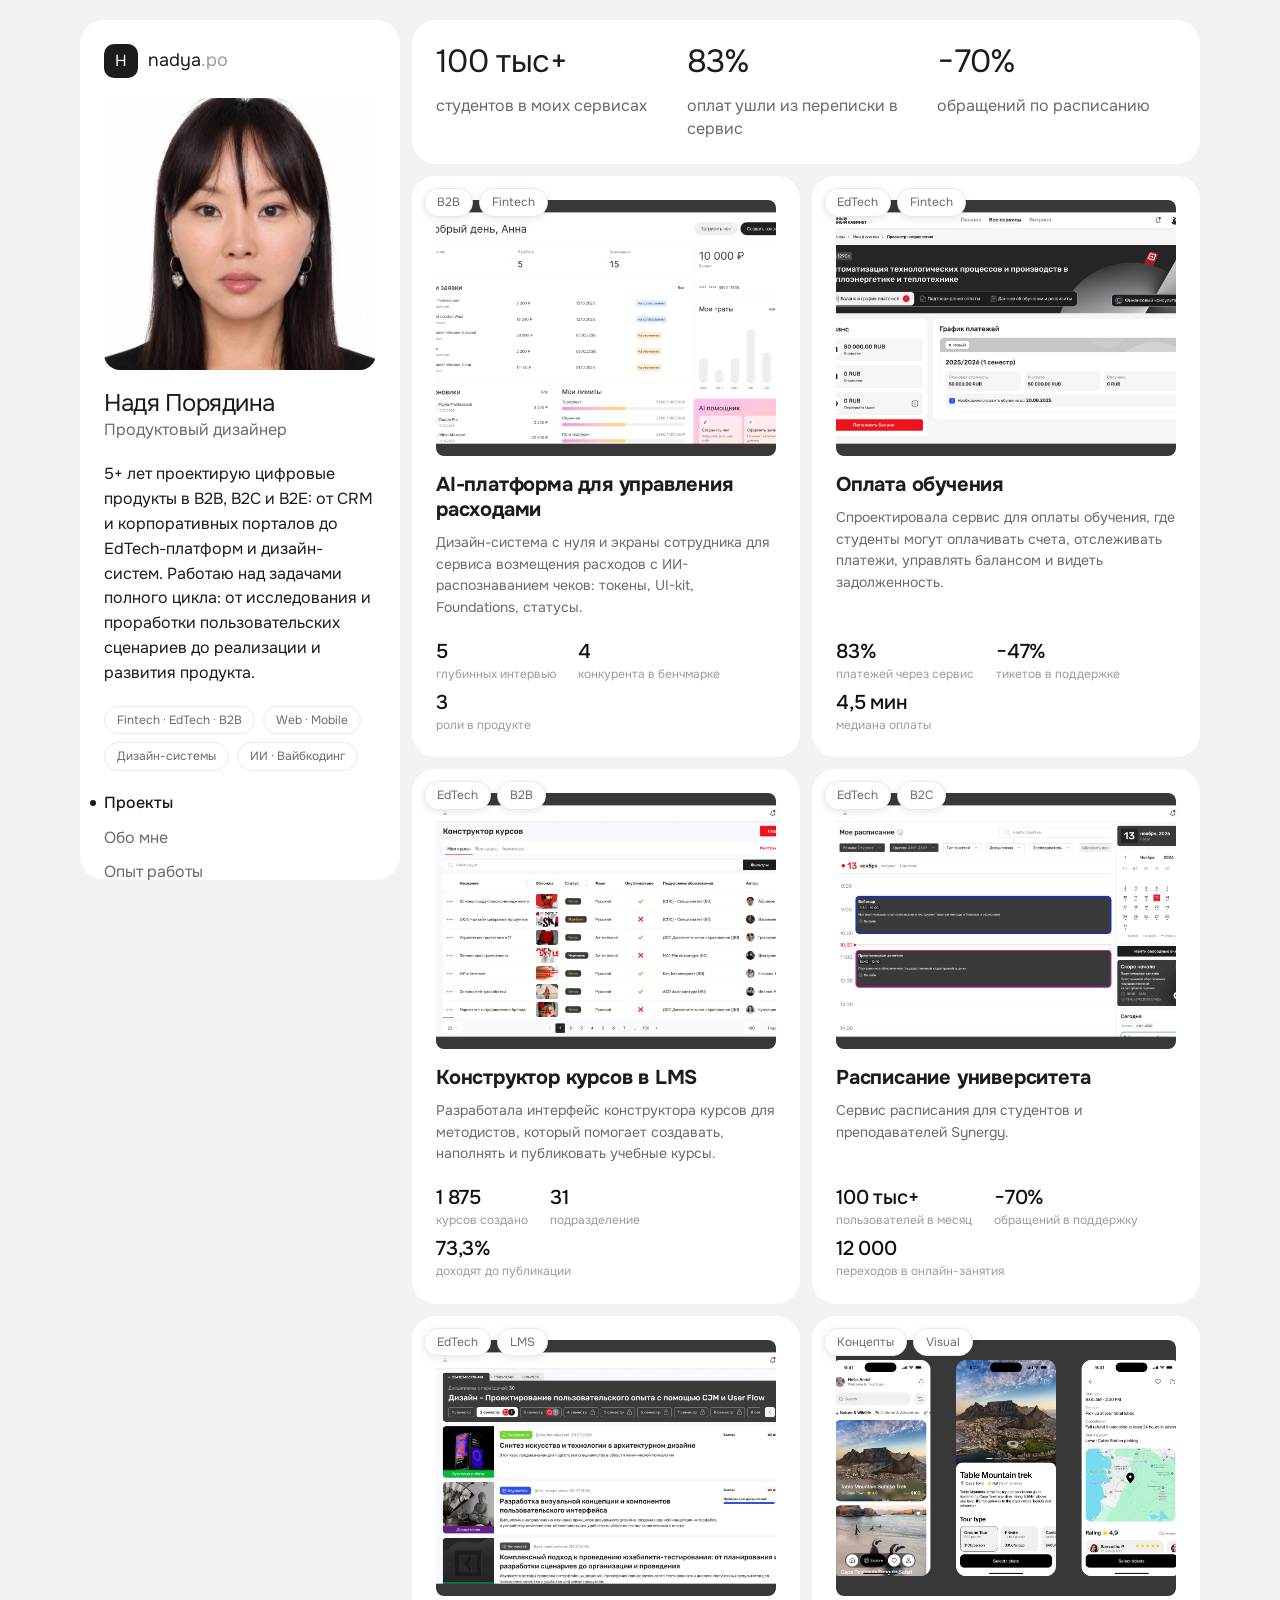
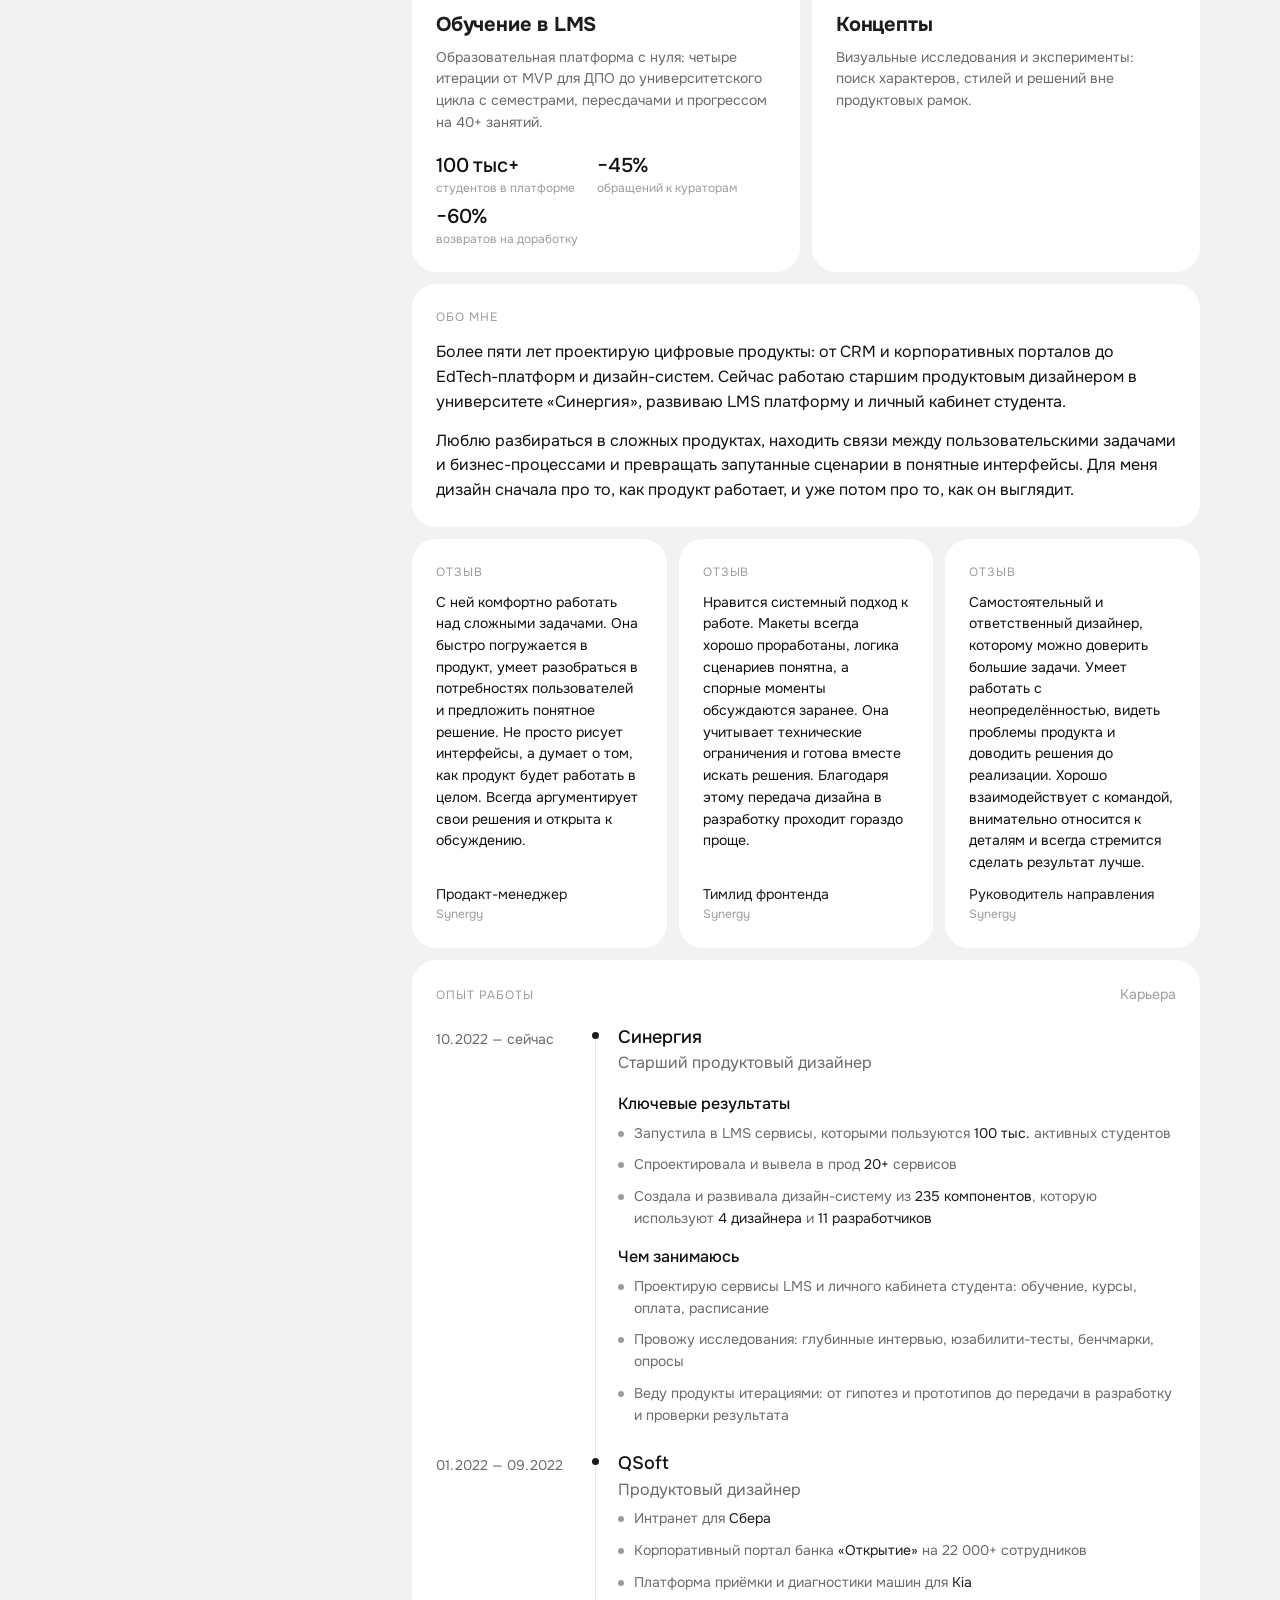
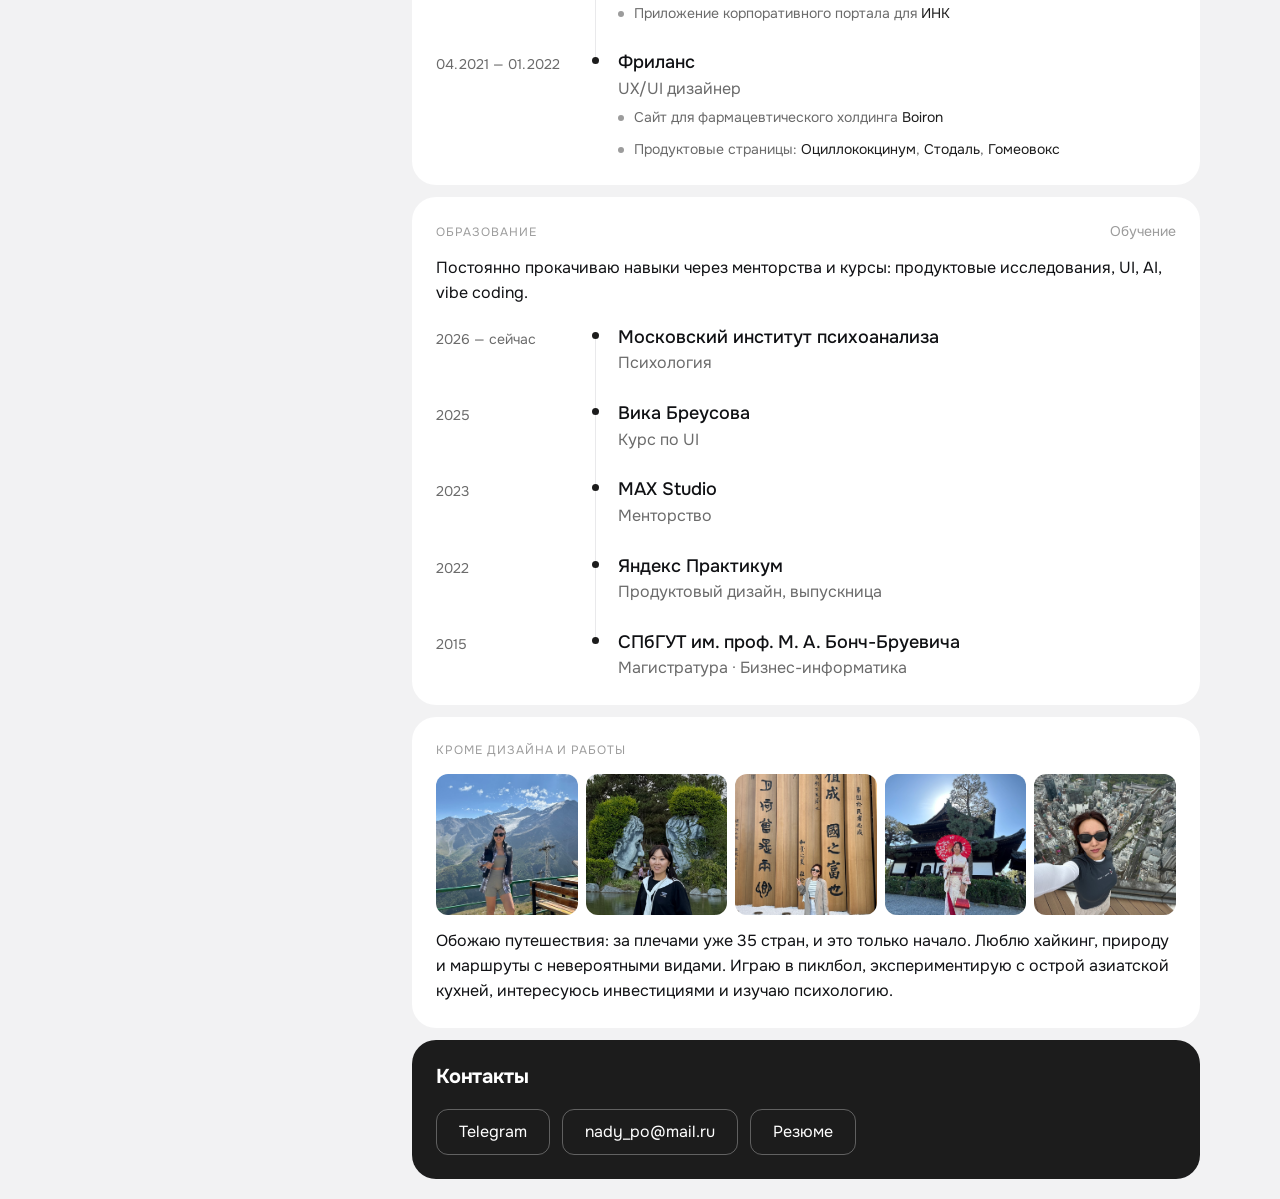
<file: index-cards-v1.html>
<!DOCTYPE html>
<html lang="ru">
<head>
  <meta charset="UTF-8">
  <meta name="viewport" content="width=device-width, initial-scale=1.0">
  <title>Надя Порядина — продуктовый дизайнер</title>
  <meta name="description" content="Портфолио продуктового дизайнера Надежды Порядиной: B2B fintech и EdTech, дизайн-системы, сложные интерфейсы.">
  <link rel="preconnect" href="https://fonts.googleapis.com">
  <link rel="preconnect" href="https://fonts.gstatic.com" crossorigin>
  <link href="https://fonts.googleapis.com/css2?family=Onest:wght@400&display=swap" rel="stylesheet">
  <link rel="stylesheet" href="styles.css?v66">
</head>
<body>

<div class="layout">

  <aside class="side">
    <a class="logo" href="/" aria-label="Надя Порядина — на главную">
      <span class="logo-mark">Н</span>
      <span>nadya<em>.po</em></span>
    </a>

    <div class="side-photo">
      <img src="assets/photo.jpg?v=6" alt="Надя Порядина — продуктовый дизайнер">
    </div>

    <div>
      <div class="side-name">Надя Порядина</div>
      <div class="side-role">Продуктовый дизайнер</div>
    </div>

    <p class="side-bio">5+ лет проектирую цифровые продукты в B2B, B2C и B2E: от CRM и корпоративных порталов до EdTech-платформ и дизайн-систем. Работаю над задачами полного цикла: от исследования и проработки пользовательских сценариев до реализации и развития продукта.</p>

    <div class="tags">
      <span class="tag">Fintech · EdTech · B2B</span>
      <span class="tag">Web · Mobile</span>
      <span class="tag">Дизайн-системы</span>
      <span class="tag">ИИ · Вайбкодинг</span>
    </div>

    <nav class="side-nav" aria-label="Разделы">
      <a href="#projects">Проекты</a>
      <a href="#about">Обо мне</a>
      <a href="#experience">Опыт работы</a>
      <a href="#contact">Контакты</a>
    </nav>


  </aside>

  <main class="bento" id="projects">

    <section class="cell s12">
      <div class="nums" style="grid-template-columns:repeat(3,1fr)">
        <div class="num"><div class="v">100 тыс+</div><div class="k">студентов в моих сервисах</div></div>
        <div class="num"><div class="v">83%</div><div class="k">оплат ушли из переписки в сервис</div></div>
        <div class="num"><div class="v">−70%</div><div class="k">обращений по расписанию</div></div>
      </div>
    </section>



  <a class="cell s6 proj clickable" href="case-ai-spend.html">
      <div class="proj-top mockup"><img src="assets/case-ai-spend-cover.png" alt="Дашборд AI Spend в браузерном окне"><div class="proj-meta"><span class="tag">B2B</span><span class="tag">Fintech</span></div></div>
      <div class="proj-body">
        <h3 class="cell-title">AI-платформа для управления расходами</h3>
        <p class="proj-desc">Дизайн-система с нуля и экраны сотрудника для сервиса возмещения расходов с ИИ-распознаванием чеков: токены, UI-kit, Foundations, статусы.</p>
        <div class="proj-metrics"><div><div class="v">5</div><div class="k">глубинных интервью</div></div><div><div class="v">4</div><div class="k">конкурента в бенчмарке</div></div><div><div class="v">3</div><div class="k">роли в продукте</div></div></div>
      </div>
    </a>

    <a class="cell s6 proj clickable" href="case-oplata.html">
      <div class="proj-top mockup"><img src="assets/case-oplata-cover.png" alt="Оплата обучения — график платежей"><div class="proj-meta"><span class="tag">EdTech</span><span class="tag">Fintech</span></div></div>
      <div class="proj-body">
        <h3 class="cell-title">Оплата обучения</h3>
        <p class="proj-desc">Спроектировала сервис для оплаты обучения, где студенты могут оплачивать счета, отслеживать платежи, управлять балансом и видеть задолженность.</p>
        <div class="proj-metrics"><div><div class="v">83%</div><div class="k">платежей через сервис</div></div><div><div class="v">−47%</div><div class="k">тикетов в поддержке</div></div><div><div class="v">4,5 мин</div><div class="k">медиана оплаты</div></div></div>
      </div>
    </a>

    <a class="cell s6 proj clickable" href="case-konstruktor.html">
      <div class="proj-top mockup"><img src="assets/case-konstruktor-cover.png" alt="Конструктор курсов — экран продукта"><div class="proj-meta"><span class="tag">EdTech</span><span class="tag">B2B</span></div></div>
      <div class="proj-body">
        <h3 class="cell-title">Конструктор курсов в LMS</h3>
        <p class="proj-desc">Разработала интерфейс конструктора курсов для методистов, который помогает создавать, наполнять и публиковать учебные курсы.</p>
        <div class="proj-metrics"><div><div class="v">1 875</div><div class="k">курсов создано</div></div><div><div class="v">31</div><div class="k">подразделение</div></div><div><div class="v">73,3%</div><div class="k">доходят до публикации</div></div></div>
      </div>
    </a>

    <a class="cell s6 proj clickable" href="case-raspisanie.html">
      <div class="proj-top mockup"><img src="assets/case-raspisanie-cover.png" alt="Расписание университета — экран продукта"><div class="proj-meta"><span class="tag">EdTech</span><span class="tag">B2C</span></div></div>
      <div class="proj-body">
        <h3 class="cell-title">Расписание университета</h3>
        <p class="proj-desc">Сервис расписания для студентов и преподавателей Synergy.</p>
        <div class="proj-metrics"><div><div class="v">100 тыс+</div><div class="k">пользователей в месяц</div></div><div><div class="v">−70%</div><div class="k">обращений в поддержку</div></div><div><div class="v">12 000</div><div class="k">переходов в онлайн-занятия</div></div></div>
      </div>
    </a>

    <a class="cell s6 proj clickable" href="case-obuchenie.html">
      <div class="proj-top mockup"><img src="assets/case-obuchenie-cover.png" alt="Обучение в LMS — экран продукта"><div class="proj-meta"><span class="tag">EdTech</span><span class="tag">LMS</span></div></div>
      <div class="proj-body">
        <h3 class="cell-title">Обучение в LMS</h3>
        <p class="proj-desc">Образовательная платформа с нуля: четыре итерации от MVP для ДПО до университетского цикла с семестрами, пересдачами и прогрессом на 40+ занятий.</p>
        <div class="proj-metrics"><div><div class="v">100 тыс+</div><div class="k">студентов в платформе</div></div><div><div class="v">−45%</div><div class="k">обращений к кураторам</div></div><div><div class="v">−60%</div><div class="k">возвратов на доработку</div></div></div>
      </div>
    </a>

    <a class="cell s6 proj clickable" href="case-koncepty.html">
      <div class="proj-top mockup"><img src="assets/case-koncepty-cover.png" alt="Концепты — визуальные исследования"><div class="proj-meta"><span class="tag">Концепты</span><span class="tag">Visual</span></div></div>
      <div class="proj-body">
        <h3 class="cell-title">Концепты</h3>
        <p class="proj-desc">Визуальные исследования и эксперименты: поиск характеров, стилей и решений вне продуктовых рамок.</p>
      </div>
    </a>

    <section class="cell s12" id="about">
      <span class="cell-kicker">Обо мне</span>
      <p class="cell-text primary">Более пяти лет проектирую цифровые продукты: от CRM и корпоративных порталов до EdTech-платформ и дизайн-систем. Сейчас работаю старшим продуктовым дизайнером в университете «Синергия», развиваю LMS платформу и личный кабинет студента.</p>
      <p class="cell-text primary">Люблю разбираться в сложных продуктах, находить связи между пользовательскими задачами и бизнес-процессами и превращать запутанные сценарии в понятные интерфейсы. Для меня дизайн сначала про то, как продукт работает, и уже потом про то, как он выглядит.</p>
    </section>

    <div class="reviews">
    <section class="cell review">
      <span class="cell-kicker">Отзыв</span>
      <p class="q">С ней комфортно работать над сложными задачами. Она быстро погружается в продукт, умеет разобраться в потребностях пользователей и предложить понятное решение. Не просто рисует интерфейсы, а думает о том, как продукт будет работать в целом. Всегда аргументирует свои решения и открыта к обсуждению.</p>
      <div class="who"><span><span class="n">Продакт-менеджер</span><span class="r">Synergy</span></span></div>
    </section>

    <section class="cell review">
      <span class="cell-kicker">Отзыв</span>
      <p class="q">Нравится системный подход к работе. Макеты всегда хорошо проработаны, логика сценариев понятна, а спорные моменты обсуждаются заранее. Она учитывает технические ограничения и готова вместе искать решения. Благодаря этому передача дизайна в разработку проходит гораздо проще.</p>
      <div class="who"><span><span class="n">Тимлид фронтенда</span><span class="r">Synergy</span></span></div>
    </section>

    <section class="cell review">
      <span class="cell-kicker">Отзыв</span>
      <p class="q">Самостоятельный и ответственный дизайнер, которому можно доверить большие задачи. Умеет работать с неопределённостью, видеть проблемы продукта и доводить решения до реализации. Хорошо взаимодействует с командой, внимательно относится к деталям и всегда стремится сделать результат лучше.</p>
      <div class="who"><span><span class="n">Руководитель направления</span><span class="r">Synergy</span></span></div>
    </section>
    </div>

    <section class="cell s12" id="experience">
      <div class="t-head">
        <span class="cell-kicker">Опыт работы</span>
        <span class="t-note">Карьера</span>
      </div>
      <div class="timeline">
        <div class="t-item">
          <div class="t-date">10.2022 — сейчас</div>
          <div class="t-body">
            <span class="t-dot"></span>
            <div class="t-org">Синергия</div>
            <div class="t-role">Старший продуктовый дизайнер</div>
            <p class="t-sub">Ключевые результаты</p>
            <ul class="list">
              <li><p>Запустила в LMS сервисы, которыми пользуются <b>100 тыс.</b> активных студентов</p></li>
              <li><p>Спроектировала и вывела в прод <b>20+</b> сервисов</p></li>
              <li><p>Создала и развивала дизайн-систему из <b>235 компонентов</b>, которую используют <b>4 дизайнера</b> и <b>11 разработчиков</b></p></li>
            </ul>
            <p class="t-sub">Чем занимаюсь</p>
            <ul class="list">
              <li><p>Проектирую сервисы LMS и личного кабинета студента: обучение, курсы, оплата, расписание</p></li>
              <li><p>Провожу исследования: глубинные интервью, юзабилити-тесты, бенчмарки, опросы</p></li>
              <li><p>Веду продукты итерациями: от гипотез и прототипов до передачи в разработку и проверки результата</p></li>
            </ul>
          </div>
        </div>
        <div class="t-item">
          <div class="t-date">01.2022 — 09.2022</div>
          <div class="t-body">
            <span class="t-dot"></span>
            <div class="t-org">QSoft</div>
            <div class="t-role">Продуктовый дизайнер</div>
            <ul class="list">
              <li><p>Интранет для <b>Сбера</b></p></li>
              <li><p>Корпоративный портал банка <b>«Открытие»</b> на 22 000+ сотрудников</p></li>
              <li><p>Платформа приёмки и диагностики машин для <b>Kia</b></p></li>
              <li><p>Приложение корпоративного портала для <b>ИНК</b></p></li>
            </ul>
          </div>
        </div>
        <div class="t-item">
          <div class="t-date">04.2021 — 01.2022</div>
          <div class="t-body">
            <span class="t-dot"></span>
            <div class="t-org">Фриланс</div>
            <div class="t-role">UX/UI дизайнер</div>
            <ul class="list">
              <li><p>Сайт для фармацевтического холдинга <b>Boiron</b></p></li>
              <li><p>Продуктовые страницы: <b>Оциллококцинум</b>, <b>Стодаль</b>, <b>Гомеовокс</b></p></li>
            </ul>
          </div>
        </div>
      </div>
    </section>


    <section class="cell s12">
      <div class="t-head">
        <span class="cell-kicker">Образование</span>
        <span class="t-note">Обучение</span>
      </div>
      <p class="cell-text primary">Постоянно прокачиваю навыки через менторства и курсы: продуктовые исследования, UI, AI, vibe coding.</p>
      <div class="timeline">
        <div class="t-item">
          <div class="t-date">2026 — сейчас</div>
          <div class="t-body">
            <span class="t-dot"></span>
            <div class="t-org">Московский институт психоанализа</div>
            <div class="t-role">Психология</div>
          </div>
        </div>
        <div class="t-item">
          <div class="t-date">2025</div>
          <div class="t-body">
            <span class="t-dot"></span>
            <div class="t-org">Вика Бреусова</div>
            <div class="t-role">Курс по UI</div>
          </div>
        </div>
        <div class="t-item">
          <div class="t-date">2023</div>
          <div class="t-body">
            <span class="t-dot"></span>
            <div class="t-org">MAX Studio</div>
            <div class="t-role">Менторство</div>
          </div>
        </div>
        <div class="t-item">
          <div class="t-date">2022</div>
          <div class="t-body">
            <span class="t-dot"></span>
            <div class="t-org">Яндекс Практикум</div>
            <div class="t-role">Продуктовый дизайн, выпускница</div>
          </div>
        </div>
        <div class="t-item">
          <div class="t-date">2015</div>
          <div class="t-body">
            <span class="t-dot"></span>
            <div class="t-org">СПбГУТ им. проф. М. А. Бонч-Бруевича</div>
            <div class="t-role">Магистратура · Бизнес-информатика</div>
          </div>
        </div>
      </div>
    </section>

    <section class="cell s12">
      <span class="cell-kicker">Кроме дизайна и работы</span>
      <div class="photos">
        <img src="assets/photos/life-1.jpg" alt="Личное фото из путешествий" loading="lazy">
        <img src="assets/photos/life-2.jpg" alt="Личное фото: хайкинг" loading="lazy">
        <img src="assets/photos/life-3.jpg" alt="Личное фото из путешествий" loading="lazy">
        <img src="assets/photos/life-4.jpg" alt="Личное фото: азиатская кухня" loading="lazy">
        <img src="assets/photos/life-5.jpg" alt="Личное фото из путешествий" loading="lazy">
      </div>
      <p class="cell-text primary">Обожаю путешествия: за плечами уже 35 стран, и это только начало. Люблю хайкинг, природу и маршруты с невероятными видами. Играю в пиклбол, экспериментирую с острой азиатской кухней, интересуюсь инвестициями и изучаю психологию.</p>
    </section>

    <section class="cell s12 contact-card" id="contact">
      <h3 class="cell-title">Контакты</h3>
      <div class="contact-buttons">
        <a class="btn btn-ondark" href="https://t.me/privet_nady">Telegram</a>
        <a class="btn btn-ondark" href="mailto:nady_po@mail.ru">nady_po@mail.ru</a>
        <a class="btn btn-ondark" href="resume.html">Резюме</a>
      </div>
    </section>

  </main>

</div>


<script src="app.js?v11"></script>
</body>
</html>
</file>
<file: styles.css>
/* Портфолио v3 — бенто · монохром · Onest */
:root {
  --bg: #F2F2F3;
  --card: #FFFFFF;
  --ink: #1C1C1C;
  --primary: #101114;
  --ink-2: #6B6B6B;
  --ink-3: #9C9C9C;
  --ink-4: #F2F2F2;
  --line: #E9E9EB;
  --radius: 24px;
  --radius-in: 16px;
  --shadow: 0 2px 10px rgba(60, 60, 60, .05);
  --shadow-lift: 0 14px 28px rgba(60, 60, 60, .1);

  --text-xs: 12px; --text-s: 14px; --text-m: 16px; --text-l: 18px; --text-xl: 20px;
  --h1: 32px; --h2: 24px; --h3: 20px;
}
* { margin: 0; padding: 0; box-sizing: border-box; }
html { scroll-behavior: smooth; }
body {
  font-family: 'Onest', system-ui, sans-serif;
  font-weight: 400;
  background: var(--bg);
  color: var(--ink);
  font-size: var(--text-m);
  line-height: 1.55;
  -webkit-font-smoothing: antialiased;
}
img { display: block; max-width: 100%; }
a { color: inherit; }
::selection { background: var(--ink); color: #fff; }
:focus-visible { outline: 2px solid var(--ink); outline-offset: 3px; border-radius: 4px; }

/* ---------- каркас ---------- */
.layout {
  max-width: 1440px;
  margin: 0 auto;
  padding: 20px 80px;
  display: grid;
  grid-template-columns: 320px 1fr;
  gap: 12px;
  align-items: start;
}

/* ---------- левая колонка ---------- */
.side {
  position: sticky;
  top: 20px;
  height: calc(100vh - 40px);
  background: var(--card);
  border-radius: var(--radius);
  padding: 24px;
  display: flex;
  flex-direction: column;
  gap: 20px;
  overflow-y: auto;
  scrollbar-width: thin;
}
.side-photo { flex-shrink: 0; }
.side > .btn-dark { margin-top: auto; }
.logo { display: flex; align-items: center; gap: 10px; text-decoration: none; font-size: var(--text-l); }
.logo-mark {
  width: 34px; height: 34px; border-radius: 10px;
  background: var(--ink); color: #fff;
  display: flex; align-items: center; justify-content: center;
  font-size: 16px;
}
.logo em { font-style: normal; color: var(--ink-3); }
.side-photo { border-radius: var(--radius-in); overflow: hidden; }
.side-photo img { width: 100%; aspect-ratio: 1; object-fit: cover; }
.side-name { font-size: var(--h2); line-height: 1.15; letter-spacing: -.02em; }
.side-role { color: var(--ink-2); }
.side-bio strong { font-weight: 500; color: var(--ink); }
.proj-metrics { display: flex; flex-wrap: wrap; gap: 10px 22px; margin-top: 12px; }
.proj-metrics .v { font-size: 20px; line-height: 1.1; letter-spacing: -.01em; color: var(--primary); font-weight: 500; }
.proj-metrics .k { font-size: var(--text-xs); color: var(--ink-3); line-height: 1.35; margin-top: 3px; }

/* Горизонтальные карточки кейсов (v2): на мобилке — старые вертикальные */
.proj-old { display: none; }
.cell.proj-old { display: none; }
.cell.proj-h { display: flex; flex-direction: row; gap: 22px; align-items: stretch; }
.proj-h-cover { flex: 0 0 315px; border-radius: var(--radius-in); overflow: hidden; display: flex; align-self: center; position: relative; }
.proj-h-cover img { width: 100%; height: auto; object-fit: contain; }
.proj-h-cover .tags { position: absolute; top: 12px; left: 12px; z-index: 2; gap: 6px; }
.proj-h-cover .tag { background: var(--card); box-shadow: 0 2px 8px rgba(60,60,60,.12); }
.proj-h-body { flex: 1; display: flex; flex-direction: column; gap: 10px; min-width: 0; }
.proj-h-meta { font-size: var(--text-s); color: var(--ink-2); }
.proj-h-meta .sep { color: var(--ink-3); padding: 0 4px; }
.proj-h-field { font-size: var(--text-s); color: var(--ink-2); }
.proj-h-field b { color: var(--ink); font-weight: 500; }
.proj-tags { display: flex; flex-wrap: wrap; align-items: center; gap: 10px; margin-top: auto; padding-top: 12px; font-size: var(--text-s); color: var(--ink-2); }
.mtag { background: none; color: var(--ink-2); font-size: var(--text-s); padding: 0; border-radius: 0; white-space: normal; }
.mtag b { color: var(--primary); font-weight: 500; }
.mtag + .mtag::before { content: ''; display: inline-block; width: 4px; height: 4px; border-radius: 50%; background: var(--ink-3); margin-right: 10px; vertical-align: middle; }
@media (max-width: 800px) {
  .cell.proj-h { display: none; }
  .cell.proj-old { display: flex; flex-direction: column; }
}
.tags { display: flex; flex-wrap: wrap; gap: 8px; }
.tag {
  font-size: var(--text-xs); color: var(--ink-2);
  border: 1px solid var(--line); border-radius: 999px;
  padding: 4px 12px; background: var(--card);
}
.side-nav { display: flex; flex-direction: column; gap: 10px; }
.side-nav a { text-decoration: none; color: var(--ink-2); transition: color .18s; }
.side-nav a:hover { color: var(--ink); }
.btn {
  display: inline-flex; align-items: center; justify-content: center;
  min-height: 44px; padding: 10px 22px;
  border-radius: 12px; text-decoration: none;
  font-size: var(--text-m); border: 1px solid transparent;
  transition: transform .18s, box-shadow .18s, background .18s, border-color .18s;
}
.btn-dark { background: var(--ink); color: #fff; }
.btn-dark:hover { transform: translateY(-2px); }
.btn-ghost { background: var(--card); color: var(--ink); border-color: var(--line); }
.btn-ghost:hover { background: var(--ink-4); }
.btn-light { color: #fff; opacity: .95; }
.btn-light:hover { opacity: 1; }
.btn-ondark { color: #fff; border-color: rgba(255,255,255,.3); }
.btn-ondark:hover { border-color: rgba(255,255,255,.55); background: rgba(255,255,255,.08); }

/* ---------- бенто-сетка ---------- */
.bento {
  display: grid;
  grid-template-columns: repeat(12, 1fr);
  gap: 12px;
}
.cell {
  background: var(--card);
  border-radius: var(--radius);
  padding: 24px;
  display: flex;
  flex-direction: column;
  gap: 14px;
  transition: transform .2s, box-shadow .2s;
  min-width: 0;
}
.cell.clickable { text-decoration: none; }
.cell.clickable:hover { transform: scale(1.02); box-shadow: var(--shadow-lift); z-index: 3; }
.s3 { grid-column: span 3; } .s4 { grid-column: span 4; }
.s5 { grid-column: span 5; } .s6 { grid-column: span 6; }
.s7 { grid-column: span 7; } .s8 { grid-column: span 8; }
.s12 { grid-column: span 12; }

.cell-kicker { font-size: var(--text-xs); color: var(--ink-3); letter-spacing: .08em; text-transform: uppercase; }
.cell-title { font-size: var(--h3); line-height: 1.25; letter-spacing: -.01em; }
.cell-text { color: var(--ink-2); }
.cell-text b { color: var(--ink); font-weight: 400; }

/* интро */
.intro-quote {
  font-size: 26px; line-height: 1.3; letter-spacing: -.02em;
}
.intro-quote em { font-style: normal; color: var(--ink-3); }

/* мини-метрики */
.stat .v { font-size: 26px; letter-spacing: -.02em; line-height: 1.1; }
.stat .k { color: var(--ink-2); font-size: var(--text-s); }

/* проекты */
.proj { gap: 0; }
.proj-top {
  position: relative;
  overflow: hidden; background: var(--card);
  margin: -24px -24px 0;
  border-radius: var(--radius) var(--radius) 0 0;
  height: 280px;
  display: flex; align-items: center; justify-content: center;
}
.proj-top img { width: 132px; height: 132px; object-fit: contain; margin: 28px 0; }
.proj-top.mockup {
  background: var(--card);
  padding: 24px 24px 0;
}
.proj-top.mockup img {
  width: 100%;
  height: 100%;
  object-fit: cover;
  margin: 0;
  border-radius: 8px;
  align-self: stretch;
}
.proj-top.placeholder {
  background: var(--card);
  color: var(--ink-3); font-size: var(--text-s);
}
.proj-body { padding-top: 18px; display: flex; flex-direction: column; gap: 10px; flex: 1; }
.proj-meta {
  position: absolute; top: 12px; left: 12px; z-index: 2;
  display: flex; flex-wrap: wrap; gap: 6px;
}
.proj-meta .tag { background: var(--card); box-shadow: 0 2px 8px rgba(60,60,60,.12); }
.proj-desc { color: var(--ink-2); font-size: var(--text-s); flex: 1; }
.proj-link { color: var(--ink); font-size: var(--text-s); font-weight: 400; }
.proj-link:hover { text-decoration: underline; text-underline-offset: 3px; }
.soon-badge {
  align-self: flex-start;
  font-size: var(--text-xs); color: var(--ink-3);
  border: 1px dashed var(--line); border-radius: 999px; padding: 3px 12px;
}

/* подход */
.principles { display: flex; flex-direction: column; gap: 12px; }
.principle { display: flex; gap: 10px; font-size: var(--text-s); color: var(--ink-2); }
.principle::before { content: ""; width: 6px; height: 6px; border-radius: 50%; background: var(--ink); flex: none; margin-top: 8px; }
.principle b { color: var(--ink); font-weight: 400; }

/* фото-плитка */
.photos { display: grid; grid-template-columns: repeat(5, 1fr); gap: 8px; }
.photos img { border-radius: 12px; aspect-ratio: 1; object-fit: cover; width: 100%; }
@media (max-width: 900px) {
  .photos {
    display: flex; gap: 8px;
    overflow-x: auto; scroll-snap-type: x mandatory;
    padding-bottom: 4px; scrollbar-width: none;
  }
  .photos::-webkit-scrollbar { display: none; }
  .photos img { flex: 0 0 62%; aspect-ratio: 1; scroll-snap-align: center; }
}

/* отзывы */
.review { gap: 10px; }
.review .q { color: var(--primary); font-size: var(--text-s); flex: 1; }
.review .who { display: flex; align-items: center; gap: 10px; }
.review .ava {
  width: 36px; height: 36px; border-radius: 50%;
  background: var(--ink-4);
  display: flex; align-items: center; justify-content: center;
  overflow: hidden; flex: none;
}
.review .ava img { width: 100%; height: 100%; object-fit: cover; filter: grayscale(1); }
.review .who .n { font-size: var(--text-s); display: block; }
.review .who .r { display: block; }
.review .who .r { font-size: var(--text-xs); color: var(--ink-3); }

/* контакт */
.contact-card { background: var(--ink); color: #fff; align-items: flex-start; }
.contact-card .cell-title { color: #fff; }
.contact-card .cell-text { color: #B9B9B9; }
.contact-buttons { display: flex; flex-wrap: wrap; gap: 12px; margin-top: 6px; }

/* футер */
.foot {
  grid-column: span 12;
  display: flex; flex-wrap: wrap; gap: 8px 24px;
  justify-content: space-between; color: var(--ink-3);
  font-size: var(--text-s); padding: 4px 8px;
}
.foot a { color: var(--ink-2); text-decoration: none; }
.foot a:hover { color: var(--ink); }

/* ---------- кейс и резюме ---------- */
.page-top {
  grid-column: 1 / -1;
  display: flex; flex-wrap: wrap; align-items: center; gap: 10px 18px;
}
.page-top .back { color: var(--ink-2); text-decoration: none; font-size: var(--text-s); }
.page-top .back:hover { color: var(--ink); }
.page-top .crumb { color: var(--ink-3); font-size: var(--text-s); }
.h1 { font-size: 30px; line-height: 1.15; letter-spacing: -.02em; }
.nums { display: grid; grid-template-columns: repeat(4, 1fr); gap: 12px; }
.num .v { font-size: var(--h1); letter-spacing: -.02em; line-height: 1.1; }
.num .k { color: var(--ink-2); font-size: var(--text-m); line-height: 1.4; }
.num .v + .k { margin-top: 16px; }
.list { display: flex; flex-direction: column; gap: 12px; }
.list li { list-style: none; display: flex; gap: 10px; color: var(--ink-2); font-size: var(--text-s); }
.list li::before { content: ""; width: 6px; height: 6px; border-radius: 50%; background: var(--ink-3); flex: none; margin-top: 8px; }
.list li b { color: var(--ink); font-weight: 400; }
.steps { display: flex; flex-direction: column; gap: 0; }
.step { padding: 16px 0; border-top: 1px solid var(--line); display: grid; grid-template-columns: minmax(0, 30ch) 1fr; gap: 6px 28px; }
.step:first-child { border-top: none; padding-top: 4px; }
.step h3 { font-size: var(--text-m); font-weight: 400; }
.step p { color: var(--ink-2); font-size: var(--text-s); }
.job { gap: 8px; }
.job h3 { font-size: var(--text-m); font-weight: 400; display: flex; flex-wrap: wrap; gap: 4px 12px; }
.job .yrs { color: var(--ink-3); }
.job p { color: var(--ink-2); font-size: var(--text-s); }
.job p b { color: var(--ink); font-weight: 400; }
.ph { border-radius: var(--radius-in); background: var(--ink-4); color: var(--ink-3);
      display: flex; align-items: center; justify-content: center; min-height: 160px; font-size: var(--text-s); }

/* ---------- анимация ---------- */
.cell, .side { opacity: 0; transform: translateY(14px); transition: opacity .5s ease, transform .5s cubic-bezier(.2,.7,.2,1), box-shadow .2s; }
.cell.in, .side.in { opacity: 1; transform: none; }
@media (prefers-reduced-motion: reduce) {
  .cell, .side { opacity: 1; transform: none; transition: none; }
}

/* ---------- адаптив ---------- */
@media (max-width: 1200px) {
  .layout { padding: 20px 40px; gap: 24px; grid-template-columns: 300px 1fr; }
}
@media (min-width: 901px) and (max-width: 1200px) {
  .photos { grid-template-columns: repeat(3, 1fr); }
  .photos img:nth-child(n+4) { display: none; }
}
@media (max-width: 900px) {
  .layout { grid-template-columns: 1fr; padding: 16px 40px; gap: 16px; }
  /* главная: профиль виден сверху, навигация уходит в бургер */
  .side { position: static; height: auto; }
  .side:has(.side-photo) .side-nav { display: none; }
  /* кейс-страницы: сайдбар целиком в шторку */
  .side:not(:has(.side-photo)) { display: none; }
  .s3, .s4, .s5, .s6, .s7, .s8 { grid-column: span 12; }
  .nums { grid-template-columns: repeat(2, 1fr) !important; }
  aside.nav-drawer {
    position: fixed; top: 0; left: 0; bottom: 0;
    width: min(84vw, 320px); z-index: 60;
    background: var(--card);
    border-radius: 0 var(--radius) var(--radius) 0;
    padding: 24px; overflow-y: auto;
    transform: translateX(-105%);
    transition: transform .3s ease;
    display: flex; flex-direction: column; gap: 20px;
  }
  aside.nav-drawer.open { transform: none; box-shadow: 0 0 60px rgba(0,0,0,.25); }
  aside.nav-drawer .side-nav { margin-top: 0; }
}
.burger { display: none; }
.nav-backdrop { display: none; }
.nav-drawer { display: none; }
@media (max-width: 900px) {
  .burger {
    display: flex; flex-direction: column; align-items: center; justify-content: center; gap: 5px;
    position: fixed; top: 14px; right: 14px; z-index: 70;
    width: 46px; height: 46px; border: none; border-radius: 50%;
    background: var(--ink); cursor: pointer;
    box-shadow: var(--shadow-lift);
  }
  .burger span { display: block; width: 18px; height: 2px; background: #fff; border-radius: 2px; transition: transform .25s; }
  .burger.open span:nth-child(1) { transform: translateY(3.5px) rotate(45deg); }
  .burger.open span:nth-child(2) { transform: translateY(-3.5px) rotate(-45deg); }
  .nav-backdrop {
    display: block; position: fixed; inset: 0; z-index: 55;
    background: rgba(20,20,25,.45);
    opacity: 0; pointer-events: none; transition: opacity .3s;
  }
  .nav-backdrop.show { opacity: 1; pointer-events: auto; }
}
@media (max-width: 700px) {
  .slider .slider-card { flex-basis: 100%; }
}
@media (max-width: 560px) {
  .proj-top { height: 200px; }
  .layout { padding: 12px 16px; gap: 12px; }
  .bento { gap: 12px; }
  .cell { padding: 18px; border-radius: 20px; }
  .proj-top { margin: -18px -18px 0; }
  .proj-top.mockup { padding: 18px 18px 0; }
  .photos { grid-template-columns: repeat(2, 1fr); }
  .step { grid-template-columns: 1fr; }
  .nums { grid-template-columns: 1fr !important; }
  .h1 { font-size: 26px; }
}

.cell-text.primary { color: var(--primary); }
.cell-text a { color: var(--ink); text-decoration: underline; text-underline-offset: 3px; }
.cell-text a:hover { text-decoration-thickness: 2px; }

/* плавающая glass-кнопка «Смотреть» под курсором */
.view-btn {
  position: fixed;
  left: 0; top: 0;
  width: 92px; height: 92px;
  border-radius: 50%;
  display: flex; align-items: center; justify-content: center;
  background: var(--ink);
  backdrop-filter: blur(12px);
  -webkit-backdrop-filter: blur(12px);
  color: #fff;
  font-size: var(--text-s);
  pointer-events: none;
  opacity: 0;
  transform: translate(-200px, -200px) scale(.7);
  transition: opacity .18s ease;
  z-index: 60;
  will-change: transform;
}
.view-btn.on { opacity: 1; }

/* ---------- кейс: доп. блоки ---------- */
.case-cover { border-radius: var(--radius-in); overflow: hidden; margin-top: 4px; }
.case-cover img { width: 100%; display: block; }
.roles { display: grid; grid-template-columns: repeat(4, 1fr); gap: 12px; }
.role { background: var(--ink-4); border-radius: var(--radius-in); padding: 14px 16px; display: flex; flex-direction: column; gap: 6px; }
.role b { font-weight: 400; }
.role span { color: var(--ink-2); font-size: var(--text-s); }
.interviews { display: grid; grid-template-columns: repeat(2, 1fr); gap: 10px; }
.int { background: var(--ink-4); border-radius: var(--radius-in); padding: 12px 16px; font-size: var(--text-s); color: var(--ink-2); }
.int b { display: block; font-weight: 400; color: var(--ink); margin-bottom: 2px; }
.sub-h { font-size: var(--text-m); font-weight: 400; margin-top: 36px; }
.sub-h + * { margin-top: 12px; }
.hyp-list { display: flex; flex-direction: column; }
.hyp { padding: 14px 0; border-top: 1px solid var(--line); display: grid; grid-template-columns: minmax(0, 24ch) auto 1fr; gap: 4px 20px; align-items: baseline; }
.hyp:first-child { border-top: none; }
.hyp-t { font-weight: 400; }
.hyp p { color: var(--ink-2); font-size: var(--text-s); grid-column: 1 / -1; }
.note { color: var(--ink-3); font-size: var(--text-s); border-left: 2px solid var(--line); padding-left: 14px; }
.principle { background: var(--ink-4); border-radius: var(--radius-in); padding: 16px 20px; }
.principle b { text-transform: uppercase; letter-spacing: .08em; font-size: var(--text-xs); color: var(--ink-3); display: block; margin-bottom: 6px; }
.principle p { color: var(--primary); font-size: var(--text-s); }
.flow-line { display: flex; flex-wrap: wrap; align-items: center; gap: 8px; font-size: var(--text-s); }
.flow-line span { background: var(--ink-4); border-radius: 999px; padding: 6px 14px; }
.flow-line i { color: var(--ink-3); font-style: normal; }
.ux-grid { display: grid; grid-template-columns: repeat(3, 1fr); gap: 12px; }
.ux { background: var(--ink-4); border-radius: var(--radius-in); padding: 16px 18px; display: flex; flex-direction: column; gap: 6px; }
.ux b { font-weight: 400; }
.ux p { color: var(--ink-2); font-size: var(--text-s); }
.screens { display: grid; grid-template-columns: repeat(5, 1fr); gap: 12px; }
.screens .ph { min-height: 120px; font-size: var(--text-xs); }

/* кастдев-галерея */
.case-cap { font-size: var(--text-xs); color: var(--ink-3); margin-top: -6px; padding-left: 2px; }
.custdev { display: grid; grid-template-columns: 1fr 1fr; gap: 12px; }
.custdev .wide { grid-column: span 2; }
.custdev img { width: 100%; border-radius: var(--radius-in); border: 1px solid var(--line); }
.custdev.dense { grid-template-columns: repeat(3, 1fr); }
@media (max-width: 1200px) { .custdev.dense { grid-template-columns: repeat(2, 1fr); } }
@media (max-width: 900px) { .custdev { grid-template-columns: 1fr; } .custdev .wide { grid-column: span 1; } }

/* ---------- слайдер других кейсов ---------- */
.slider-head { display: flex; align-items: center; justify-content: space-between; }
.slider-nav { display: flex; gap: 8px; }
.slider-nav button {
  width: 36px; height: 36px; border-radius: 50%;
  background: var(--card); border: 1px solid var(--line); color: var(--ink-2);
  font-size: 18px; line-height: 1; cursor: pointer;
  display: flex; align-items: center; justify-content: center;
  transition: color .2s, border-color .2s;
}
.slider-nav button:hover { color: var(--ink); border-color: var(--ink-3); }
.slider { display: flex; gap: 12px; overflow-x: auto; scroll-snap-type: x mandatory; padding-bottom: 4px; scrollbar-width: none; }
.slider::-webkit-scrollbar { display: none; }
.slider-card {
  flex: 0 0 calc((100% - 24px) / 2.5); scroll-snap-align: start;
  background: var(--ink-4); border-radius: var(--radius-in);
  text-decoration: none; color: var(--ink);
  transition: transform .2s, box-shadow .2s;
}
.slider-card:hover { transform: translateY(-3px); }
.sl-cover { border-radius: var(--radius-in) var(--radius-in) 0 0; overflow: hidden; height: 150px; }
.sl-cover img { width: 100%; height: 100%; object-fit: cover; }
.sl-body { padding: 14px 16px 16px; display: flex; flex-direction: column; gap: 8px; }
.slider-card .proj-meta { position: static; opacity: 1; }
.slider-card .proj-meta .tag { background: var(--card); box-shadow: none; }

@media (max-width: 900px) {
  .roles { grid-template-columns: repeat(2, 1fr); }
  .interviews { grid-template-columns: 1fr; }
  .ux-grid { grid-template-columns: 1fr; }
  .screens { grid-template-columns: repeat(2, 1fr); }
  .hyp { grid-template-columns: 1fr; }
}

/* ---------- опыт работы ---------- */
.job-head { display: flex; align-items: baseline; flex-wrap: wrap; gap: 4px 12px; }
.job-co { font-size: var(--text-l); }
.job-years { color: var(--ink-3); font-size: var(--text-s); }
.job-sub { text-transform: uppercase; letter-spacing: .08em; font-size: var(--text-xs); color: var(--ink-3); margin-bottom: 10px; }
.job-cols { display: grid; grid-template-columns: 1fr 1fr; gap: 20px; }
@media (max-width: 900px) { .job-cols { grid-template-columns: 1fr; } }

/* Отзывы: 3 колонки на десктопе, свайп-слайдер на мобилке */
.reviews { grid-column: span 12; display: grid; grid-template-columns: repeat(3, 1fr); gap: 12px; }
@media (max-width: 900px) {
  .reviews {
    display: flex; gap: 12px;
    overflow-x: auto; scroll-snap-type: x mandatory;
    padding-bottom: 4px; scrollbar-width: none;
  }
  .reviews::-webkit-scrollbar { display: none; }
  .reviews .review { flex: 0 0 86%; scroll-snap-align: center; }
}

/* Timeline: опыт и образование */
.t-head { display: flex; align-items: baseline; justify-content: space-between; gap: 12px; }
.t-note { font-size: var(--text-s); color: var(--ink-3); }
.timeline { display: flex; flex-direction: column; gap: 26px; margin-top: 6px; }
.t-item { display: grid; grid-template-columns: 128px 1fr; column-gap: 28px; }
.t-date { font-size: var(--text-s); color: var(--ink-2); padding-top: 3px; }
.t-body { position: relative; padding-left: 26px; }
.t-body::before { content: ''; position: absolute; left: 3px; top: 12px; bottom: -38px; width: 1px; background: var(--line); }
.t-item:last-child .t-body::before { display: none; }
.t-dot { position: absolute; left: 0; top: 6px; width: 7px; height: 7px; border-radius: 50%; background: var(--ink); }
.t-org { font-size: var(--text-l); font-weight: 500; color: var(--primary); line-height: 1.3; }
.t-role { font-size: var(--text-m); color: var(--ink-2); margin-top: 2px; }
.t-sub { font-size: var(--text-m); color: var(--primary); font-weight: 500; margin-top: 16px; }
.timeline .list { margin-top: 6px; gap: 10px; }
@media (max-width: 700px) {
  .t-item { grid-template-columns: 1fr; row-gap: 4px; }
  .t-date { padding-top: 0; }
  .t-body::before { top: 22px; }
}

/* боли сторон — карточки в блоке «Проблема» */
.pains { display: grid; grid-template-columns: 1fr 1fr; gap: 12px; }
.pain {
  background: var(--ink-4); border-radius: var(--radius-in);
  padding: 18px 20px; display: flex; flex-direction: column; gap: 12px;
}
.pain .job-sub { margin: 0; }
.pain .list li { color: var(--ink-2); }
.pain .list li::before { background: var(--ink); }
@media (max-width: 900px) { .pains { grid-template-columns: 1fr; } }

/* вторая строка внутри карточки опыта */
.job-row2 { display: grid; grid-template-columns: 1fr 1fr; gap: 20px; border-top: none; padding-top: 0; margin-top: 4px; }
.job-row2 .job-head { color: var(--primary); }
.job-row2 .job-head .cell-title,
.job-row2 .job-co { font-size: var(--text-m); }
.job-row2 .job-years { color: var(--primary); font-size: var(--text-m); }
.job-row2 .list li { color: var(--primary); font-size: var(--text-m); }
@media (max-width: 900px) { .job-row2 { grid-template-columns: 1fr; } }
/* dribbble: квадратная кнопка с иконкой */
.btn-dribbble { width: 44px; padding: 10px 0; flex: none; }
.btn-dribbble img { display: block; }
/* Контекст + карточка роль/команда/сроки в одном ряду */
.ctx-row { grid-column: span 12; display: grid; grid-template-columns: 1fr 320px; gap: 12px; align-items: stretch; }
.ctx-row > .cell { grid-column: auto; }
.ctx-ci { display: flex; flex-direction: column; gap: 2px; }
.ctx-ci span { font-size: var(--text-xs); color: var(--ink-3); letter-spacing: .06em; text-transform: uppercase; }
.ctx-ci b { font-size: var(--text-m); color: var(--ink); font-weight: 500; line-height: 1.4; }
@media (max-width: 900px) { .ctx-row { grid-template-columns: 1fr; } }

/* Таблица юзабилити-тестирования */
.utable-wrap { grid-column: span 12; }
.utable { width: 100%; border-collapse: collapse; font-size: 14px; line-height: 1.45; }
.utable th { text-align: left; font-weight: 500; color: var(--ink); background: var(--bg); padding: 10px 12px; border-bottom: 1px solid var(--line); }
.utable td { padding: 10px 12px; border-bottom: 1px solid var(--line); vertical-align: top; color: var(--ink); }
.utable tr:last-child td { border-bottom: none; }
.utable td:first-child { min-width: 180px; }
@media (max-width: 900px) {
  .utable-wrap { overflow-x: auto; }
  .utable { min-width: 900px; }
}

.side-nav a.nav-active { color: var(--ink); font-weight: 500; position: relative; }
.side-nav a.nav-active::before { content: ''; position: absolute; left: -14px; top: 50%; transform: translateY(-50%); width: 6px; height: 6px; border-radius: 50%; background: var(--ink); }
.proj-top.mockup img { margin-bottom: 0; }
.proj-body { padding-top: 16px; }

/* Кейс конструктора: гипотезы и валидация первой итерации */
.case-hypotheses {
  display: flex;
  flex-direction: column;
  gap: 0;
  background: var(--ink-4);
  border-radius: var(--radius-in);
  padding: 4px 20px;
}
.case-hypotheses p {
  padding: 16px 0;
  color: var(--primary);
  font-size: var(--text-m);
  line-height: 1.55;
}
.case-hypotheses p + p { border-top: 1px solid #DDDDDF; }
.validation-checks li::before {
  content: "✅";
  background: none;
  border-radius: 0;
  width: auto;
  height: auto;
  margin-top: 0;
  font-size: 16px;
  line-height: 1.55;
}
</file>
